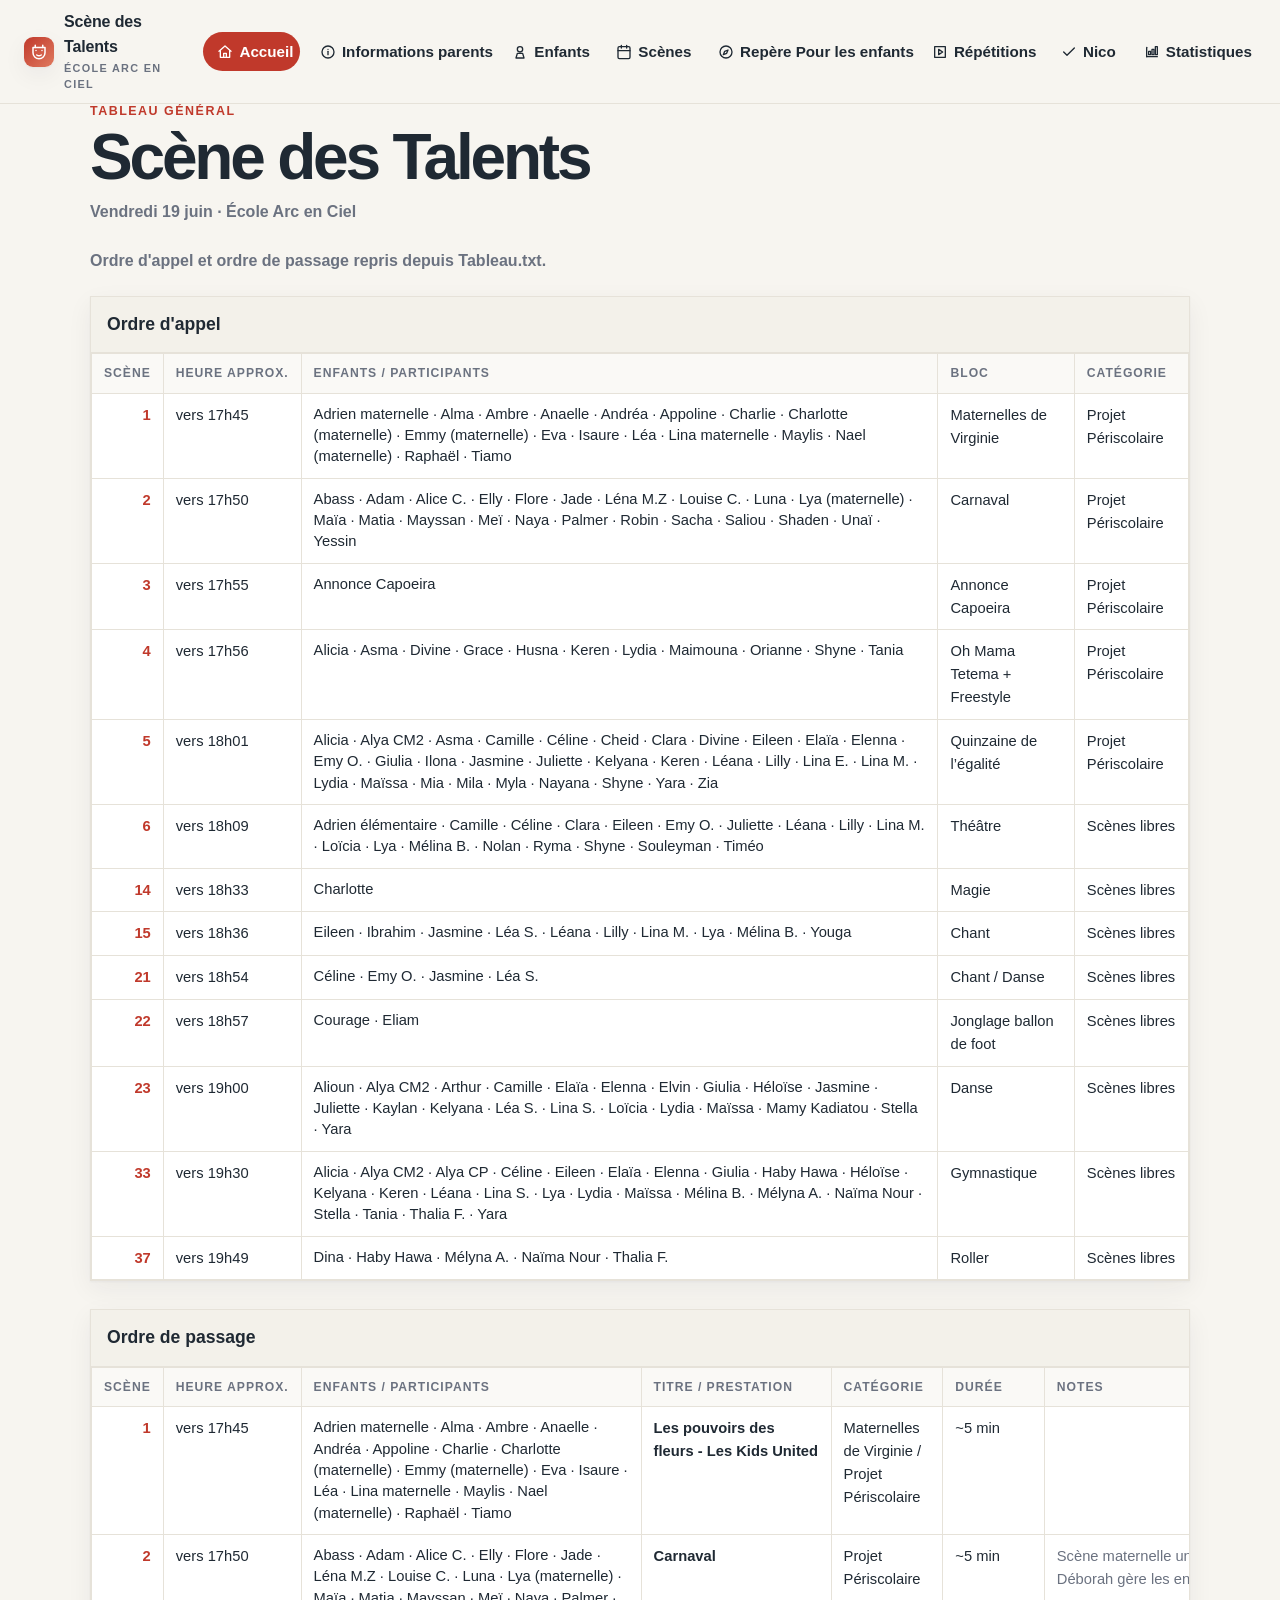
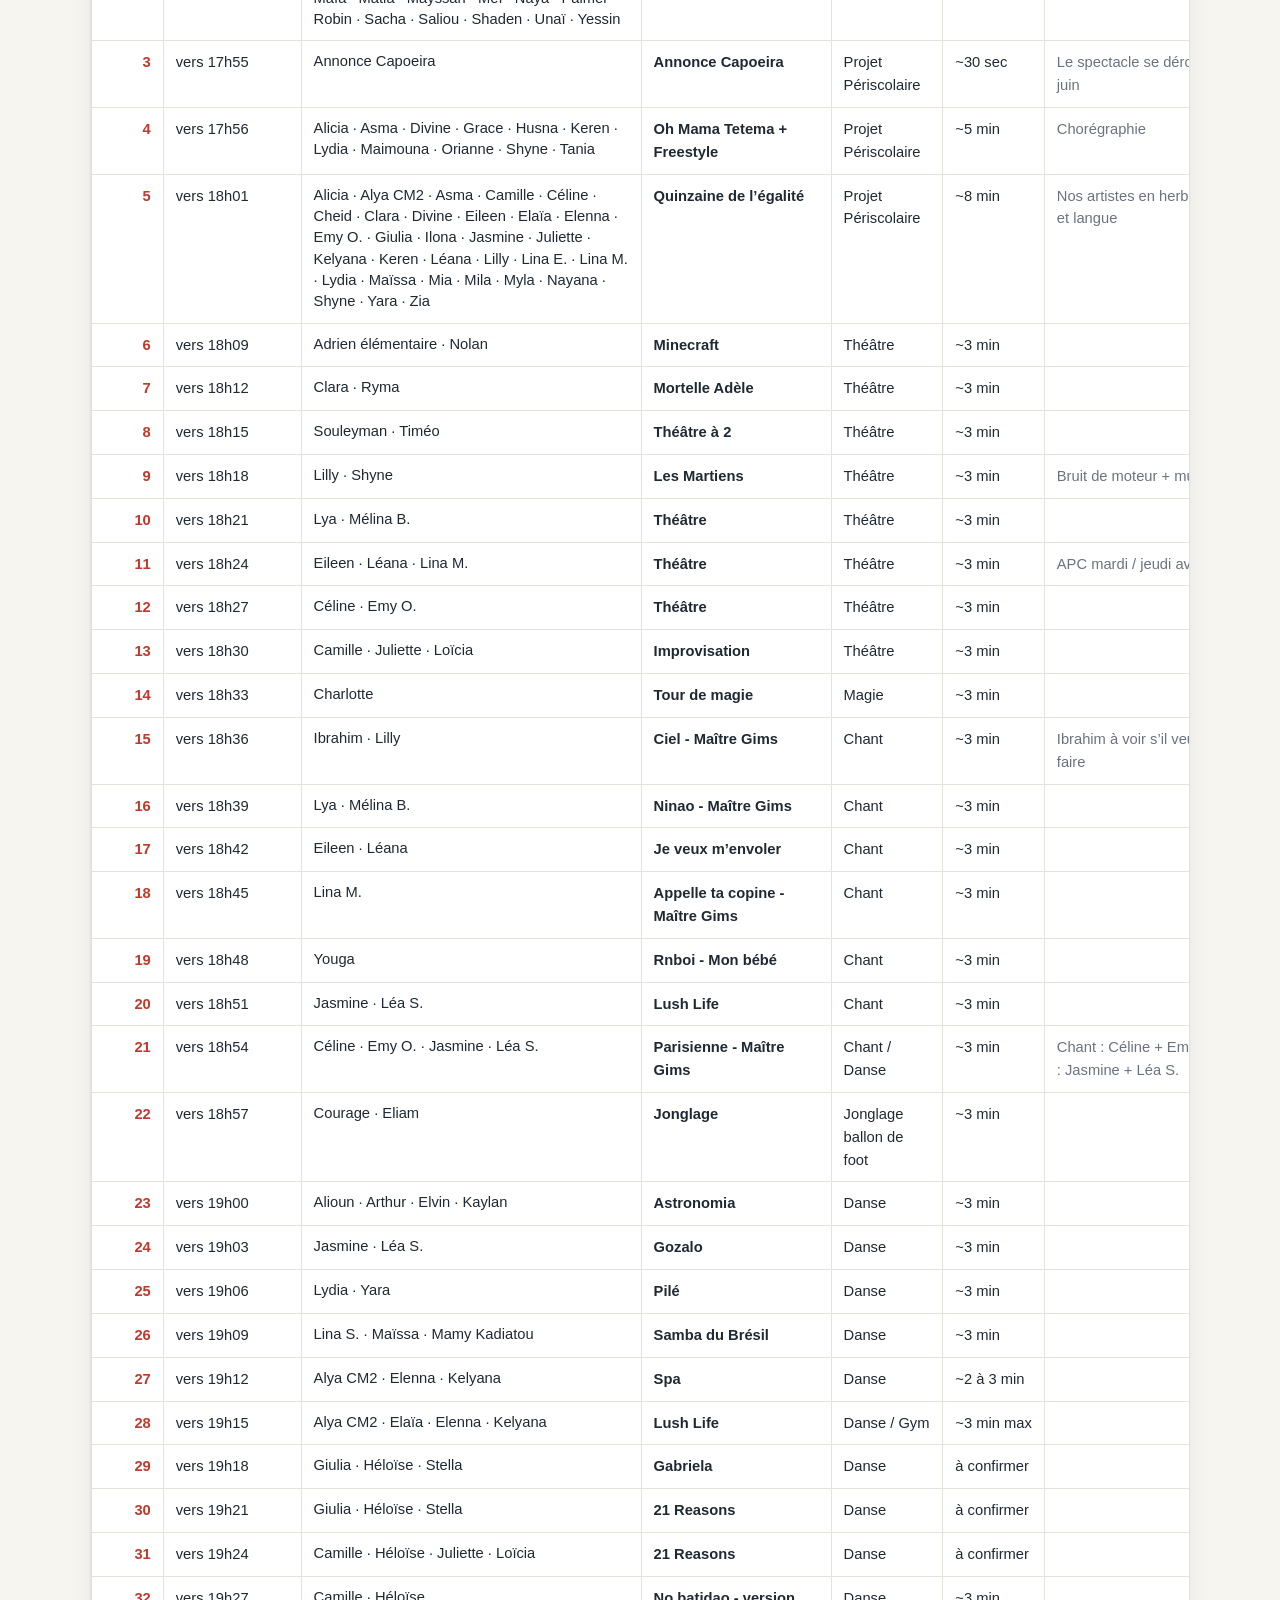
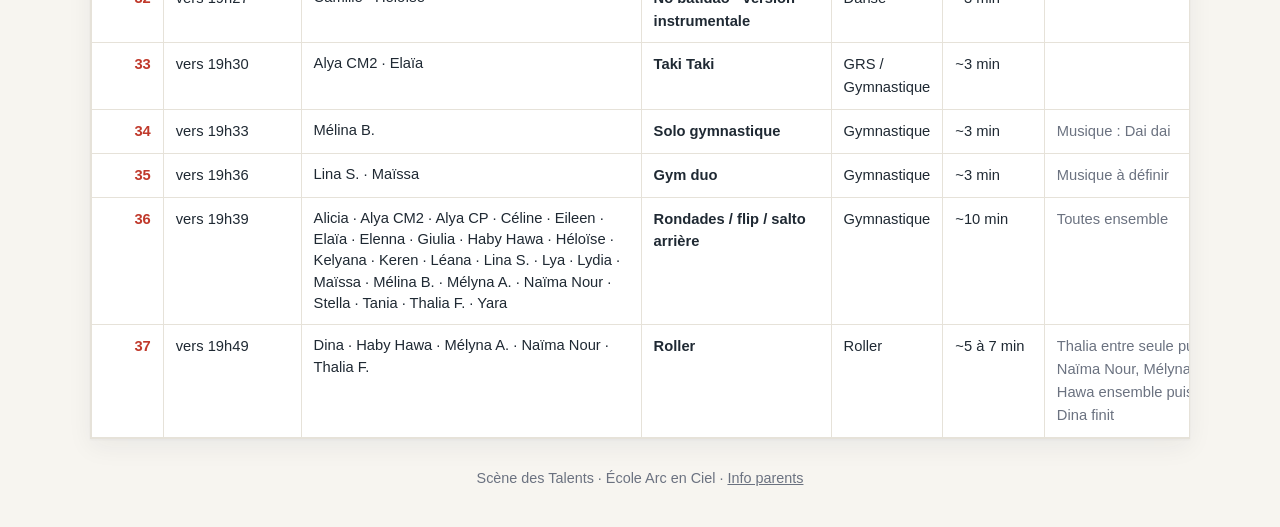
<file: index.html>
<!DOCTYPE html>
<html lang="fr">
<head>
  <meta charset="UTF-8">
  <meta name="viewport" content="width=device-width, initial-scale=1.0">
  <title>Scène des Talents - Tableau</title>
  <link rel="stylesheet" href="styles.css">
  <style>
    .intro {
      margin: 0 0 22px;
      color: var(--muted);
      font-weight: 650;
    }

    .table-card {
      margin: 0 0 28px;
      border: 1px solid var(--line);
      background: #fff;
      box-shadow: var(--shadow);
      overflow: auto;
    }

    .simple-table {
      width: 100%;
      min-width: 980px;
      border-collapse: collapse;
      font-size: .92rem;
    }

    .simple-table caption {
      padding: 14px 16px;
      text-align: left;
      font-size: 1.1rem;
      font-weight: 900;
      color: var(--ink);
      background: #f3f1ea;
      border-bottom: 1px solid var(--line);
    }

    .simple-table th,
    .simple-table td {
      padding: 10px 12px;
      border: 1px solid var(--line);
      vertical-align: top;
      text-align: left;
    }

    .simple-table th {
      background: #faf9f6;
      color: var(--muted);
      font-size: .76rem;
      font-weight: 900;
      text-transform: uppercase;
      letter-spacing: .08em;
      white-space: nowrap;
    }

    .simple-table td:first-child {
      width: 62px;
      text-align: right;
      font-weight: 900;
      color: var(--accent);
      white-space: nowrap;
    }

    .simple-table td:nth-child(2),
    .simple-table td:nth-child(6) {
      white-space: nowrap;
    }

    .people {
      min-width: 340px;
      line-height: 1.45;
    }

    .title {
      min-width: 190px;
      font-weight: 800;
    }

    .notes {
      min-width: 240px;
      color: var(--muted);
    }

    @media (max-width: 700px) {
      .simple-table {
        min-width: 860px;
        font-size: .84rem;
      }

      .simple-table th,
      .simple-table td {
        padding: 8px;
      }
    }
  </style>
</head>
<body>
  <nav class="nav">
    <div class="nav-inner">
      <a class="brand" href="index.html">
        <span class="dot">
          <svg class="svg-icon" viewBox="0 0 24 24"><path d="M4 6h16v7a8 8 0 0 1-16 0V6Z"/><path d="M8 10h.01M16 10h.01M9 16c2 1.4 4 1.4 6 0"/><path d="M7 3v3M17 3v3"/></svg>
        </span>
        <span>Scène des Talents<small>École Arc en Ciel</small></span>
      </a>
      <button class="nav-toggle" id="navToggle" aria-label="Menu" aria-expanded="false">
        <svg viewBox="0 0 24 24" fill="none" stroke="currentColor" stroke-width="2" stroke-linecap="round"><line x1="3" y1="6" x2="21" y2="6"/><line x1="3" y1="12" x2="21" y2="12"/><line x1="3" y1="18" x2="21" y2="18"/></svg>
      </button>
      <ul class="nav-links" id="navLinks">
        <li><a href="index.html" class="active"><svg class="svg-icon" viewBox="0 0 24 24"><path d="M3 11l9-8 9 8"/><path d="M5 10v10h14V10"/><path d="M10 20v-6h4v6"/></svg>Accueil</a></li>
        <li><a href="info-parents.html"><svg class="svg-icon" viewBox="0 0 24 24"><circle cx="12" cy="12" r="9"/><path d="M12 11v5"/><path d="M12 8h.01"/></svg>Informations parents</a></li>
        <li><a href="enfants.html"><svg class="svg-icon" viewBox="0 0 24 24"><circle cx="12" cy="8" r="4"/><path d="M8 14h8l2 7H6l2-7Z"/></svg>Enfants</a></li>
        <li><a href="orga.html"><svg class="svg-icon" viewBox="0 0 24 24"><rect x="3" y="4" width="18" height="18" rx="2"/><path d="M16 2v4M8 2v4M3 10h18"/></svg>Scènes</a></li>
        <li><a href="repere-enfants.html"><svg class="svg-icon" viewBox="0 0 24 24"><circle cx="12" cy="12" r="9"/><path d="m15 9-2 5-5 2 2-5 5-2Z"/></svg>Repère Pour les enfants</a></li>
        <li><a href="repetition.html"><svg class="svg-icon" viewBox="0 0 24 24"><path d="M4 4h16v16H4z"/><path d="m10 8 6 4-6 4V8Z"/></svg>Répétitions</a></li>
        <li><a href="nico.html"><svg class="svg-icon" viewBox="0 0 24 24"><path d="M20 6 9 17l-5-5"/></svg>Nico</a></li>
        <li><a href="stats.html"><svg class="svg-icon" viewBox="0 0 24 24"><path d="M4 19V5"/><path d="M4 19h16"/><rect x="7" y="11" width="3" height="5"/><rect x="12" y="8" width="3" height="8"/><rect x="17" y="4" width="3" height="12"/></svg>Statistiques</a></li>
      </ul>
    </div>
  </nav>

  <main class="wrap">
    <header class="page-head">
      <p class="kicker">Tableau général</p>
      <h1>Scène des Talents</h1>
      <p class="meta">Vendredi 19 juin · École Arc en Ciel</p>
    </header>

    <p class="intro">Ordre d'appel et ordre de passage repris depuis Tableau.txt.</p>

    <section class="table-card" aria-labelledby="appel-title">
      <table class="simple-table">
        <caption id="appel-title">Ordre d'appel</caption>
        <thead>
          <tr>
            <th>Scène</th>
            <th>Heure approx.</th>
            <th>Enfants / Participants</th>
            <th>Bloc</th>
            <th>Catégorie</th>
          </tr>
        </thead>
        <tbody>
          <tr><td>1</td><td>vers 17h45</td><td class="people">Adrien maternelle · Alma · Ambre · Anaelle · Andréa · Appoline · Charlie · Charlotte (maternelle) · Emmy (maternelle) · Eva · Isaure · Léa · Lina maternelle · Maylis · Nael (maternelle) · Raphaël · Tiamo</td><td>Maternelles de Virginie</td><td>Projet Périscolaire</td></tr>
          <tr><td>2</td><td>vers 17h50</td><td class="people">Abass · Adam · Alice C. · Elly · Flore · Jade · Léna M.Z · Louise C. · Luna · Lya (maternelle) · Maïa · Matia · Mayssan · Meï · Naya · Palmer · Robin · Sacha · Saliou · Shaden · Unaï · Yessin</td><td>Carnaval</td><td>Projet Périscolaire</td></tr>
          <tr><td>3</td><td>vers 17h55</td><td class="people">Annonce Capoeira</td><td>Annonce Capoeira</td><td>Projet Périscolaire</td></tr>
          <tr><td>4</td><td>vers 17h56</td><td class="people">Alicia · Asma · Divine · Grace · Husna · Keren · Lydia · Maimouna · Orianne · Shyne · Tania</td><td>Oh Mama Tetema + Freestyle</td><td>Projet Périscolaire</td></tr>
          <tr><td>5</td><td>vers 18h01</td><td class="people">Alicia · Alya CM2 · Asma · Camille · Céline · Cheid · Clara · Divine · Eileen · Elaïa · Elenna · Emy O. · Giulia · Ilona · Jasmine · Juliette · Kelyana · Keren · Léana · Lilly · Lina E. · Lina M. · Lydia · Maïssa · Mia · Mila · Myla · Nayana · Shyne · Yara · Zia</td><td>Quinzaine de l’égalité</td><td>Projet Périscolaire</td></tr>
          <tr><td>6</td><td>vers 18h09</td><td class="people">Adrien élémentaire · Camille · Céline · Clara · Eileen · Emy O. · Juliette · Léana · Lilly · Lina M. · Loïcia · Lya · Mélina B. · Nolan · Ryma · Shyne · Souleyman · Timéo</td><td>Théâtre</td><td>Scènes libres</td></tr>
          <tr><td>14</td><td>vers 18h33</td><td class="people">Charlotte</td><td>Magie</td><td>Scènes libres</td></tr>
          <tr><td>15</td><td>vers 18h36</td><td class="people">Eileen · Ibrahim · Jasmine · Léa S. · Léana · Lilly · Lina M. · Lya · Mélina B. · Youga</td><td>Chant</td><td>Scènes libres</td></tr>
          <tr><td>21</td><td>vers 18h54</td><td class="people">Céline · Emy O. · Jasmine · Léa S.</td><td>Chant / Danse</td><td>Scènes libres</td></tr>
          <tr><td>22</td><td>vers 18h57</td><td class="people">Courage · Eliam</td><td>Jonglage ballon de foot</td><td>Scènes libres</td></tr>
          <tr><td>23</td><td>vers 19h00</td><td class="people">Alioun · Alya CM2 · Arthur · Camille · Elaïa · Elenna · Elvin · Giulia · Héloïse · Jasmine · Juliette · Kaylan · Kelyana · Léa S. · Lina S. · Loïcia · Lydia · Maïssa · Mamy Kadiatou · Stella · Yara</td><td>Danse</td><td>Scènes libres</td></tr>
          <tr><td>33</td><td>vers 19h30</td><td class="people">Alicia · Alya CM2 · Alya CP · Céline · Eileen · Elaïa · Elenna · Giulia · Haby Hawa · Héloïse · Kelyana · Keren · Léana · Lina S. · Lya · Lydia · Maïssa · Mélina B. · Mélyna A. · Naïma Nour · Stella · Tania · Thalia F. · Yara</td><td>Gymnastique</td><td>Scènes libres</td></tr>
          <tr><td>37</td><td>vers 19h49</td><td class="people">Dina · Haby Hawa · Mélyna A. · Naïma Nour · Thalia F.</td><td>Roller</td><td>Scènes libres</td></tr>
        </tbody>
      </table>
    </section>

    <section class="table-card" aria-labelledby="passage-title">
      <table class="simple-table">
        <caption id="passage-title">Ordre de passage</caption>
        <thead>
          <tr>
            <th>Scène</th>
            <th>Heure approx.</th>
            <th>Enfants / Participants</th>
            <th>Titre / Prestation</th>
            <th>Catégorie</th>
            <th>Durée</th>
            <th>Notes</th>
          </tr>
        </thead>
        <tbody>
          <tr><td>1</td><td>vers 17h45</td><td class="people">Adrien maternelle · Alma · Ambre · Anaelle · Andréa · Appoline · Charlie · Charlotte (maternelle) · Emmy (maternelle) · Eva · Isaure · Léa · Lina maternelle · Maylis · Nael (maternelle) · Raphaël · Tiamo</td><td class="title">Les pouvoirs des fleurs - Les Kids United</td><td>Maternelles de Virginie / Projet Périscolaire</td><td>~5 min</td><td class="notes"></td></tr>
          <tr><td>2</td><td>vers 17h50</td><td class="people">Abass · Adam · Alice C. · Elly · Flore · Jade · Léna M.Z · Louise C. · Luna · Lya (maternelle) · Maïa · Matia · Mayssan · Meï · Naya · Palmer · Robin · Sacha · Saliou · Shaden · Unaï · Yessin</td><td class="title">Carnaval</td><td>Projet Périscolaire</td><td>~5 min</td><td class="notes">Scène maternelle uniquement - Déborah gère les enfants</td></tr>
          <tr><td>3</td><td>vers 17h55</td><td class="people">Annonce Capoeira</td><td class="title">Annonce Capoeira</td><td>Projet Périscolaire</td><td>~30 sec</td><td class="notes">Le spectacle se déroulera le 25 juin</td></tr>
          <tr><td>4</td><td>vers 17h56</td><td class="people">Alicia · Asma · Divine · Grace · Husna · Keren · Lydia · Maimouna · Orianne · Shyne · Tania</td><td class="title">Oh Mama Tetema + Freestyle</td><td>Projet Périscolaire</td><td>~5 min</td><td class="notes">Chorégraphie</td></tr>
          <tr><td>5</td><td>vers 18h01</td><td class="people">Alicia · Alya CM2 · Asma · Camille · Céline · Cheid · Clara · Divine · Eileen · Elaïa · Elenna · Emy O. · Giulia · Ilona · Jasmine · Juliette · Kelyana · Keren · Léana · Lilly · Lina E. · Lina M. · Lydia · Maïssa · Mia · Mila · Myla · Nayana · Shyne · Yara · Zia</td><td class="title">Quinzaine de l’égalité</td><td>Projet Périscolaire</td><td>~8 min</td><td class="notes">Nos artistes en herbe - par pays et langue</td></tr>
          <tr><td>6</td><td>vers 18h09</td><td class="people">Adrien élémentaire · Nolan</td><td class="title">Minecraft</td><td>Théâtre</td><td>~3 min</td><td class="notes"></td></tr>
          <tr><td>7</td><td>vers 18h12</td><td class="people">Clara · Ryma</td><td class="title">Mortelle Adèle</td><td>Théâtre</td><td>~3 min</td><td class="notes"></td></tr>
          <tr><td>8</td><td>vers 18h15</td><td class="people">Souleyman · Timéo</td><td class="title">Théâtre à 2</td><td>Théâtre</td><td>~3 min</td><td class="notes"></td></tr>
          <tr><td>9</td><td>vers 18h18</td><td class="people">Lilly · Shyne</td><td class="title">Les Martiens</td><td>Théâtre</td><td>~3 min</td><td class="notes">Bruit de moteur + musique</td></tr>
          <tr><td>10</td><td>vers 18h21</td><td class="people">Lya · Mélina B.</td><td class="title">Théâtre</td><td>Théâtre</td><td>~3 min</td><td class="notes"></td></tr>
          <tr><td>11</td><td>vers 18h24</td><td class="people">Eileen · Léana · Lina M.</td><td class="title">Théâtre</td><td>Théâtre</td><td>~3 min</td><td class="notes">APC mardi / jeudi avec Eileen</td></tr>
          <tr><td>12</td><td>vers 18h27</td><td class="people">Céline · Emy O.</td><td class="title">Théâtre</td><td>Théâtre</td><td>~3 min</td><td class="notes"></td></tr>
          <tr><td>13</td><td>vers 18h30</td><td class="people">Camille · Juliette · Loïcia</td><td class="title">Improvisation</td><td>Théâtre</td><td>~3 min</td><td class="notes"></td></tr>
          <tr><td>14</td><td>vers 18h33</td><td class="people">Charlotte</td><td class="title">Tour de magie</td><td>Magie</td><td>~3 min</td><td class="notes"></td></tr>
          <tr><td>15</td><td>vers 18h36</td><td class="people">Ibrahim · Lilly</td><td class="title">Ciel - Maître Gims</td><td>Chant</td><td>~3 min</td><td class="notes">Ibrahim à voir s’il veut toujours le faire</td></tr>
          <tr><td>16</td><td>vers 18h39</td><td class="people">Lya · Mélina B.</td><td class="title">Ninao - Maître Gims</td><td>Chant</td><td>~3 min</td><td class="notes"></td></tr>
          <tr><td>17</td><td>vers 18h42</td><td class="people">Eileen · Léana</td><td class="title">Je veux m’envoler</td><td>Chant</td><td>~3 min</td><td class="notes"></td></tr>
          <tr><td>18</td><td>vers 18h45</td><td class="people">Lina M.</td><td class="title">Appelle ta copine - Maître Gims</td><td>Chant</td><td>~3 min</td><td class="notes"></td></tr>
          <tr><td>19</td><td>vers 18h48</td><td class="people">Youga</td><td class="title">Rnboi - Mon bébé</td><td>Chant</td><td>~3 min</td><td class="notes"></td></tr>
          <tr><td>20</td><td>vers 18h51</td><td class="people">Jasmine · Léa S.</td><td class="title">Lush Life</td><td>Chant</td><td>~3 min</td><td class="notes"></td></tr>
          <tr><td>21</td><td>vers 18h54</td><td class="people">Céline · Emy O. · Jasmine · Léa S.</td><td class="title">Parisienne - Maître Gims</td><td>Chant / Danse</td><td>~3 min</td><td class="notes">Chant : Céline + Emy O. / Danse : Jasmine + Léa S.</td></tr>
          <tr><td>22</td><td>vers 18h57</td><td class="people">Courage · Eliam</td><td class="title">Jonglage</td><td>Jonglage ballon de foot</td><td>~3 min</td><td class="notes"></td></tr>
          <tr><td>23</td><td>vers 19h00</td><td class="people">Alioun · Arthur · Elvin · Kaylan</td><td class="title">Astronomia</td><td>Danse</td><td>~3 min</td><td class="notes"></td></tr>
          <tr><td>24</td><td>vers 19h03</td><td class="people">Jasmine · Léa S.</td><td class="title">Gozalo</td><td>Danse</td><td>~3 min</td><td class="notes"></td></tr>
          <tr><td>25</td><td>vers 19h06</td><td class="people">Lydia · Yara</td><td class="title">Pilé</td><td>Danse</td><td>~3 min</td><td class="notes"></td></tr>
          <tr><td>26</td><td>vers 19h09</td><td class="people">Lina S. · Maïssa · Mamy Kadiatou</td><td class="title">Samba du Brésil</td><td>Danse</td><td>~3 min</td><td class="notes"></td></tr>
          <tr><td>27</td><td>vers 19h12</td><td class="people">Alya CM2 · Elenna · Kelyana</td><td class="title">Spa</td><td>Danse</td><td>~2 à 3 min</td><td class="notes"></td></tr>
          <tr><td>28</td><td>vers 19h15</td><td class="people">Alya CM2 · Elaïa · Elenna · Kelyana</td><td class="title">Lush Life</td><td>Danse / Gym</td><td>~3 min max</td><td class="notes"></td></tr>
          <tr><td>29</td><td>vers 19h18</td><td class="people">Giulia · Héloïse · Stella</td><td class="title">Gabriela</td><td>Danse</td><td>à confirmer</td><td class="notes"></td></tr>
          <tr><td>30</td><td>vers 19h21</td><td class="people">Giulia · Héloïse · Stella</td><td class="title">21 Reasons</td><td>Danse</td><td>à confirmer</td><td class="notes"></td></tr>
          <tr><td>31</td><td>vers 19h24</td><td class="people">Camille · Héloïse · Juliette · Loïcia</td><td class="title">21 Reasons</td><td>Danse</td><td>à confirmer</td><td class="notes"></td></tr>
          <tr><td>32</td><td>vers 19h27</td><td class="people">Camille · Héloïse</td><td class="title">No batidao - version instrumentale</td><td>Danse</td><td>~3 min</td><td class="notes"></td></tr>
          <tr><td>33</td><td>vers 19h30</td><td class="people">Alya CM2 · Elaïa</td><td class="title">Taki Taki</td><td>GRS / Gymnastique</td><td>~3 min</td><td class="notes"></td></tr>
          <tr><td>34</td><td>vers 19h33</td><td class="people">Mélina B.</td><td class="title">Solo gymnastique</td><td>Gymnastique</td><td>~3 min</td><td class="notes">Musique : Dai dai</td></tr>
          <tr><td>35</td><td>vers 19h36</td><td class="people">Lina S. · Maïssa</td><td class="title">Gym duo</td><td>Gymnastique</td><td>~3 min</td><td class="notes">Musique à définir</td></tr>
          <tr><td>36</td><td>vers 19h39</td><td class="people">Alicia · Alya CM2 · Alya CP · Céline · Eileen · Elaïa · Elenna · Giulia · Haby Hawa · Héloïse · Kelyana · Keren · Léana · Lina S. · Lya · Lydia · Maïssa · Mélina B. · Mélyna A. · Naïma Nour · Stella · Tania · Thalia F. · Yara</td><td class="title">Rondades / flip / salto arrière</td><td>Gymnastique</td><td>~10 min</td><td class="notes">Toutes ensemble</td></tr>
          <tr><td>37</td><td>vers 19h49</td><td class="people">Dina · Haby Hawa · Mélyna A. · Naïma Nour · Thalia F.</td><td class="title">Roller</td><td>Roller</td><td>~5 à 7 min</td><td class="notes">Thalia entre seule puis sort ; Naïma Nour, Mélyna A. et Haby Hawa ensemble puis sortent ; Dina finit</td></tr>
        </tbody>
      </table>
    </section>

    <footer>Scène des Talents · École Arc en Ciel · <a href="info-parents.html">Info parents</a></footer>
  </main>

  <script>
    const toggle = document.getElementById('navToggle');
    const links = document.getElementById('navLinks');
    toggle.addEventListener('click', () => {
      const open = links.classList.toggle('open');
      toggle.setAttribute('aria-expanded', String(open));
    });
  </script>
</body>
</html>
</file>
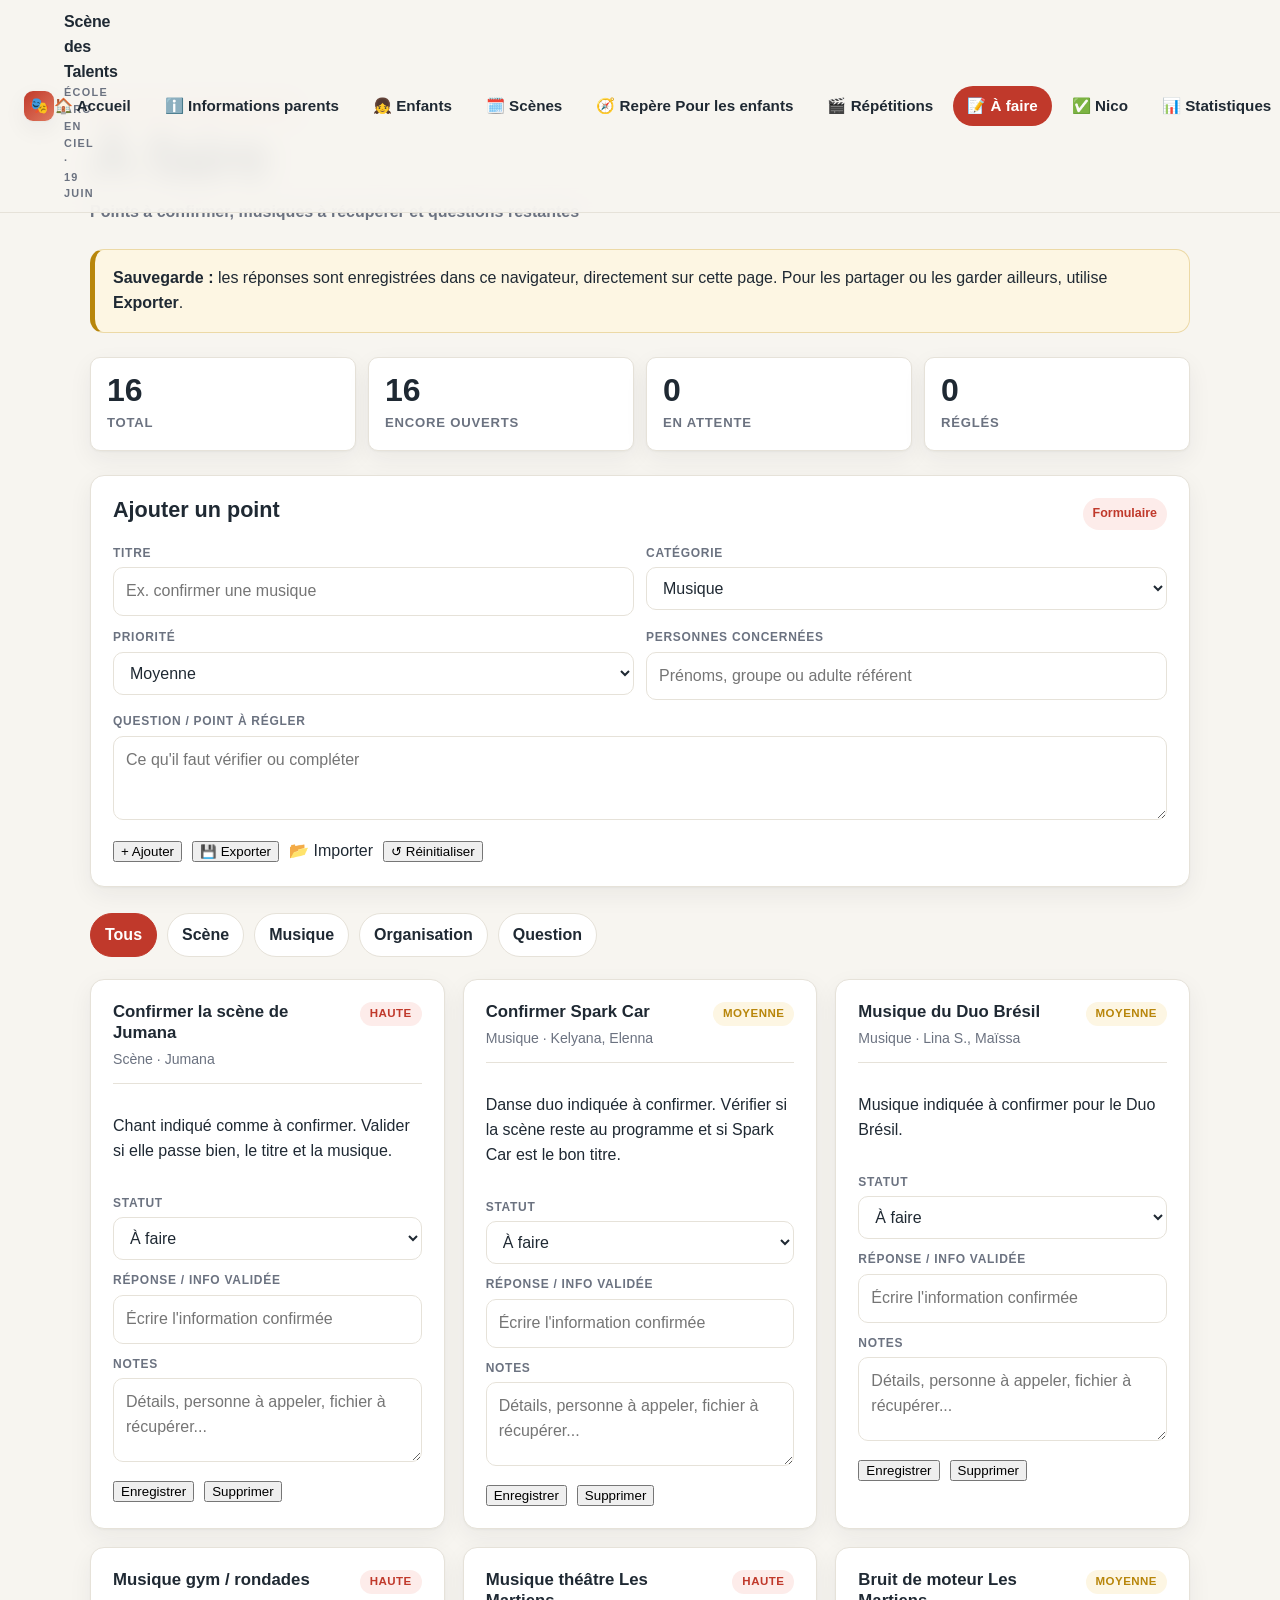
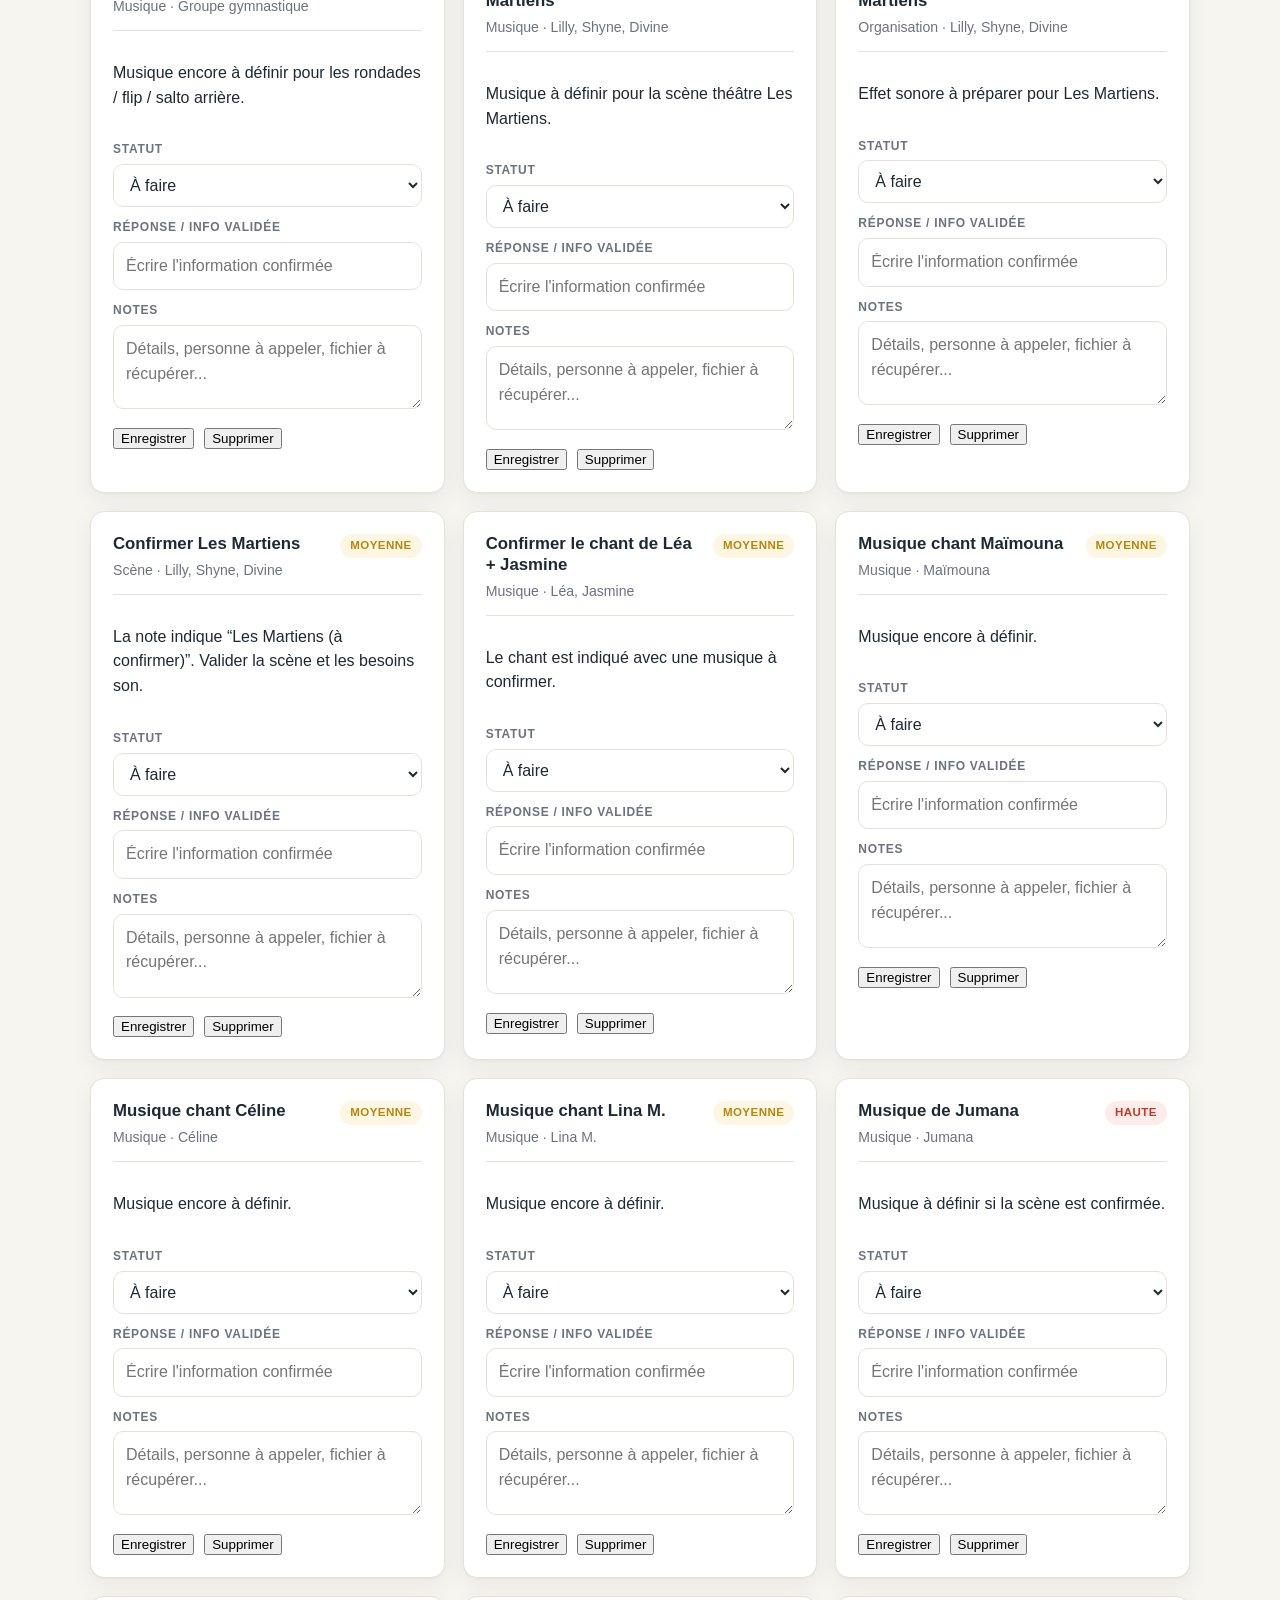
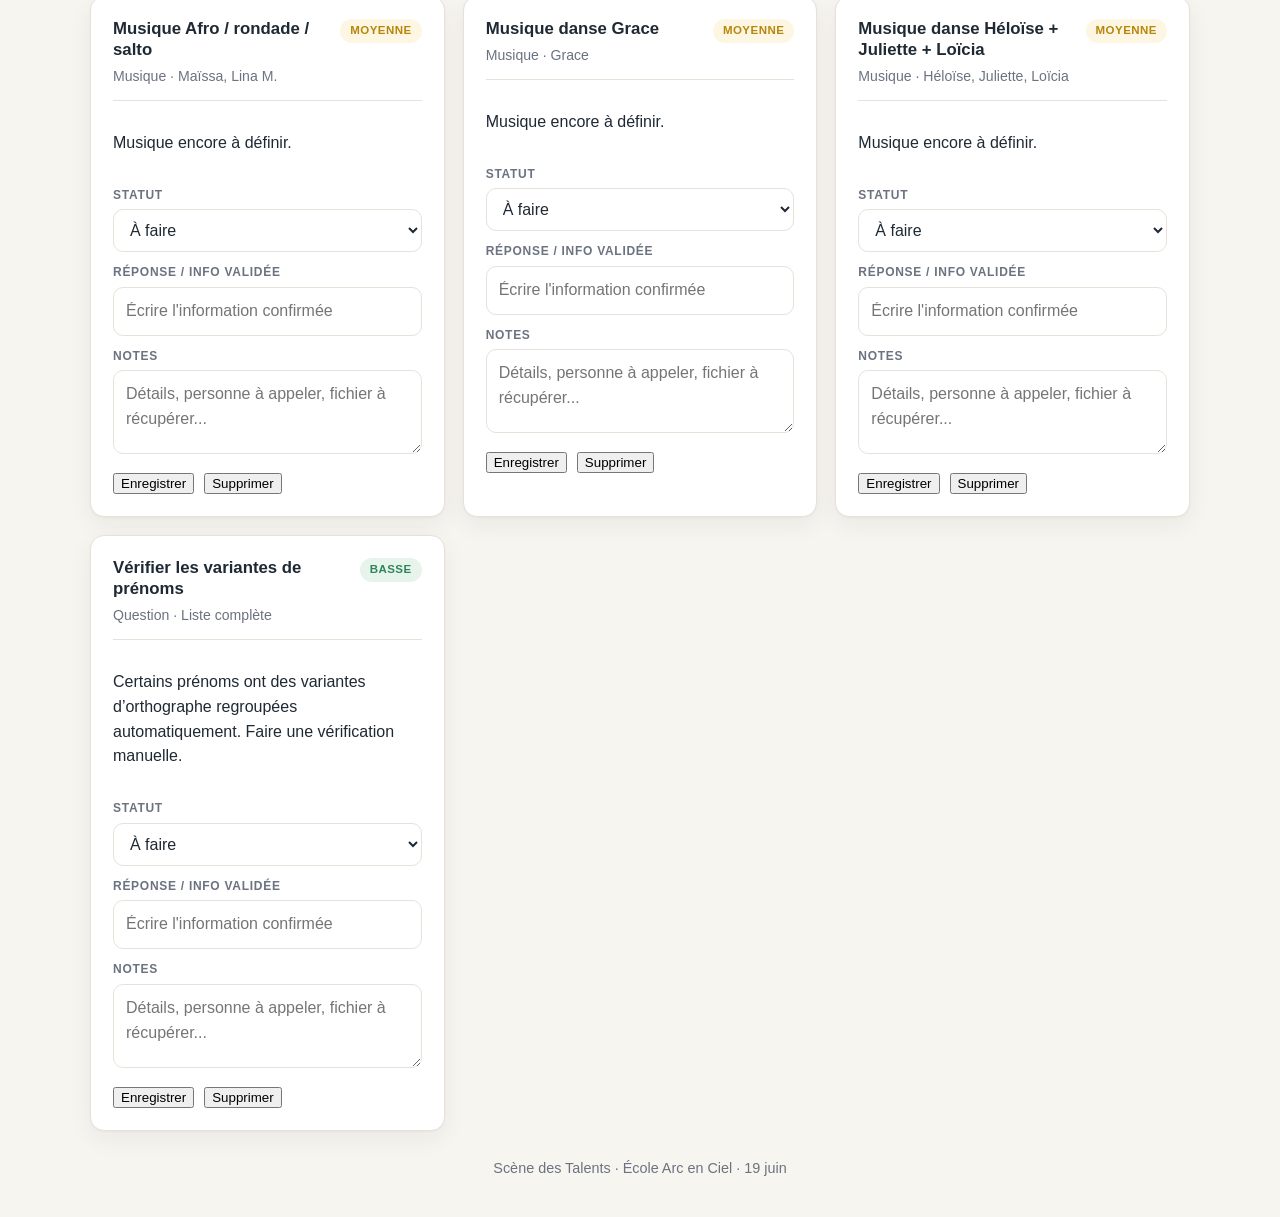
<file: a-faire.html>
<!DOCTYPE html>
<html lang="fr">
<head>
  <meta charset="UTF-8">
  <meta name="viewport" content="width=device-width, initial-scale=1.0">
  <title>À faire · Scène des Talents — École Arc en Ciel</title>
  <link rel="stylesheet" href="styles.css">
  <style>
    .todo-summary {
      display: grid;
      grid-template-columns: repeat(auto-fit, minmax(150px, 1fr));
      gap: 12px;
      margin-bottom: 24px;
    }
    .summary-card {
      background: var(--card);
      border: 1px solid var(--line);
      border-radius: 10px;
      padding: 16px;
      box-shadow: var(--shadow);
    }
    .summary-card strong {
      display: block;
      font-size: 2rem;
      line-height: 1;
      margin-bottom: 4px;
    }
    .summary-card span {
      color: var(--muted);
      font-size: .82rem;
      font-weight: 700;
      letter-spacing: .06em;
      text-transform: uppercase;
    }
    .filters {
      display: flex;
      gap: 10px;
      flex-wrap: wrap;
      margin-bottom: 22px;
    }
    .filter-btn {
      border: 1px solid var(--line);
      background: var(--card);
      color: var(--ink);
      border-radius: 999px;
      padding: 9px 14px;
      font: inherit;
      font-weight: 700;
      cursor: pointer;
    }
    .filter-btn.active {
      background: var(--accent);
      border-color: var(--accent);
      color: #fff;
    }
    .todo-grid {
      display: grid;
      grid-template-columns: repeat(auto-fit, minmax(320px, 1fr));
      gap: 18px;
    }
    .todo-card {
      display: flex;
      flex-direction: column;
      gap: 14px;
      margin-bottom: 0;
    }
    .todo-card.done {
      border-color: #9cd6bb;
      box-shadow: 0 0 0 1px #9cd6bb, var(--shadow);
    }
    .todo-head {
      display: flex;
      justify-content: space-between;
      align-items: flex-start;
      gap: 12px;
      border-bottom: 1px solid var(--line);
      padding-bottom: 12px;
    }
    .todo-head h2 {
      font-size: 1.05rem;
      line-height: 1.25;
      margin: 0;
    }
    .todo-meta {
      color: var(--muted);
      font-size: .88rem;
      margin: 5px 0 0;
    }
    .priority {
      flex: 0 0 auto;
      border-radius: 999px;
      padding: 3px 10px;
      font-size: .72rem;
      font-weight: 800;
      text-transform: uppercase;
      letter-spacing: .04em;
    }
    .priority.high { background: var(--accent-soft); color: var(--accent); }
    .priority.medium { background: var(--gold-soft); color: var(--gold); }
    .priority.low { background: #e6f4ec; color: var(--green); }
    .todo-form {
      display: grid;
      gap: 11px;
    }
    .field label {
      display: block;
      color: var(--muted);
      font-size: .75rem;
      font-weight: 800;
      letter-spacing: .06em;
      text-transform: uppercase;
      margin-bottom: 5px;
    }
    .field input,
    .field select,
    .field textarea {
      width: 100%;
      border: 1px solid var(--line);
      border-radius: 10px;
      background: var(--card);
      color: var(--ink);
      font: inherit;
      padding: 11px 12px;
      outline: none;
    }
    .field textarea {
      min-height: 84px;
      resize: vertical;
    }
    .field input:focus,
    .field select:focus,
    .field textarea:focus {
      border-color: var(--accent-2);
    }
    .todo-actions {
      display: flex;
      align-items: center;
      gap: 10px;
      flex-wrap: wrap;
    }
    .save-state {
      color: var(--muted);
      font-size: .82rem;
      font-weight: 600;
    }
    .new-item {
      margin-bottom: 26px;
    }
    .new-grid {
      display: grid;
      grid-template-columns: repeat(2, minmax(0, 1fr));
      gap: 12px;
    }
    .new-grid .wide {
      grid-column: 1 / -1;
    }
    .empty-state {
      display: none;
      color: var(--muted);
      text-align: center;
      padding: 28px;
    }
    @media (max-width: 640px) {
      .todo-grid,
      .new-grid { grid-template-columns: 1fr; }
      .field input,
      .field select,
      .field textarea { font-size: 16px; }
    }
  </style>
</head>
<body>
  <nav class="nav">
    <div class="nav-inner">
      <a class="brand" href="index.html">
        <span class="dot">🎭</span>
        <span>Scène des Talents<small>École Arc en Ciel · 19 juin</small></span>
      </a>
      <button class="nav-toggle" id="navToggle" aria-label="Menu" aria-expanded="false">
        <svg viewBox="0 0 24 24" fill="none" stroke="currentColor" stroke-width="2" stroke-linecap="round"><line x1="3" y1="6" x2="21" y2="6"/><line x1="3" y1="12" x2="21" y2="12"/><line x1="3" y1="18" x2="21" y2="18"/></svg>
      </button>
      <ul class="nav-links" id="navLinks">
        <li><a href="index.html">🏠 Accueil</a></li>
        <li><a href="info-parents.html">ℹ️ Informations parents</a></li>
        <li><a href="enfants.html">👧 Enfants</a></li>
        <li><a href="orga.html">🗓️ Scènes</a></li>
        <li><a href="repere-enfants.html">🧭 Repère Pour les enfants</a></li>
        <li><a href="repetition.html">🎬 Répétitions</a></li>
        <li><a href="a-faire.html" class="active">📝 À faire</a></li>
        <li><a href="nico.html">✅ Nico</a></li>
        <li><a href="stats.html">📊 Statistiques</a></li>
      </ul>
    </div>
  </nav>

  <div class="wrap">
    <header class="page-head">
      <p class="kicker">Suivi des confirmations</p>
      <h1>À faire</h1>
      <p class="meta">Points à confirmer, musiques à récupérer et questions restantes</p>
    </header>

    <div class="rule">
      <strong>Sauvegarde :</strong> les réponses sont enregistrées dans ce navigateur, directement sur cette page.
      Pour les partager ou les garder ailleurs, utilise <strong>Exporter</strong>.
    </div>

    <div class="todo-summary" id="summary"></div>

    <section class="section new-item">
      <div class="section-head">
        <h2>Ajouter un point</h2>
        <span class="count">Formulaire</span>
      </div>
      <form id="newForm" class="todo-form">
        <div class="new-grid">
          <div class="field">
            <label for="newTitle">Titre</label>
            <input id="newTitle" required placeholder="Ex. confirmer une musique">
          </div>
          <div class="field">
            <label for="newCategory">Catégorie</label>
            <select id="newCategory">
              <option>Musique</option>
              <option>Scène</option>
              <option>Enfant</option>
              <option>Organisation</option>
              <option>Question</option>
            </select>
          </div>
          <div class="field">
            <label for="newPriority">Priorité</label>
            <select id="newPriority">
              <option value="high">Haute</option>
              <option value="medium" selected>Moyenne</option>
              <option value="low">Basse</option>
            </select>
          </div>
          <div class="field">
            <label for="newPeople">Personnes concernées</label>
            <input id="newPeople" placeholder="Prénoms, groupe ou adulte référent">
          </div>
          <div class="field wide">
            <label for="newQuestion">Question / point à régler</label>
            <textarea id="newQuestion" required placeholder="Ce qu'il faut vérifier ou compléter"></textarea>
          </div>
        </div>
        <div class="todo-actions">
          <button type="submit" class="btn">+ Ajouter</button>
          <button type="button" class="btn ghost" id="btnExport">💾 Exporter</button>
          <label class="btn btn-import">📂 Importer<input type="file" id="fileImport" accept="application/json,.json" hidden></label>
          <button type="button" class="btn ghost" id="btnReset">↺ Réinitialiser</button>
          <span class="save-state" id="globalState"></span>
        </div>
      </form>
    </section>

    <div class="filters" id="filters"></div>
    <div class="todo-grid" id="todoGrid"></div>
    <section class="section empty-state" id="emptyState">Aucun point dans ce filtre.</section>

    <footer>Scène des Talents · École Arc en Ciel · 19 juin</footer>
  </div>

  <script>
    const toggle = document.getElementById('navToggle');
    const links = document.getElementById('navLinks');
    toggle.addEventListener('click', () => {
      const open = links.classList.toggle('open');
      toggle.setAttribute('aria-expanded', open);
    });

    const STORAGE_KEY = 'scene-talents-a-faire-v1';
    const DEFAULT_TODOS = [
      { id: 'jumana-chant', category: 'Scène', priority: 'high', title: 'Confirmer la scène de Jumana', people: 'Jumana', question: 'Chant indiqué comme à confirmer. Valider si elle passe bien, le titre et la musique.' },
      { id: 'spark-car', category: 'Musique', priority: 'medium', title: 'Confirmer Spark Car', people: 'Kelyana, Elenna', question: 'Danse duo indiquée à confirmer. Vérifier si la scène reste au programme et si Spark Car est le bon titre.' },
      { id: 'duo-bresil', category: 'Musique', priority: 'medium', title: 'Musique du Duo Brésil', people: 'Lina S., Maïssa', question: 'Musique indiquée à confirmer pour le Duo Brésil.' },
      { id: 'gym-rondades', category: 'Musique', priority: 'high', title: 'Musique gym / rondades', people: 'Groupe gymnastique', question: 'Musique encore à définir pour les rondades / flip / salto arrière.' },
      { id: 'theatre-martiens-musique', category: 'Musique', priority: 'high', title: 'Musique théâtre Les Martiens', people: 'Lilly, Shyne, Divine', question: 'Musique à définir pour la scène théâtre Les Martiens.' },
      { id: 'theatre-martiens-effet', category: 'Organisation', priority: 'medium', title: 'Bruit de moteur Les Martiens', people: 'Lilly, Shyne, Divine', question: 'Effet sonore à préparer pour Les Martiens.' },
      { id: 'theatre-martiens-confirm', category: 'Scène', priority: 'medium', title: 'Confirmer Les Martiens', people: 'Lilly, Shyne, Divine', question: 'La note indique “Les Martiens (à confirmer)”. Valider la scène et les besoins son.' },
      { id: 'jasmine-lea-chant', category: 'Musique', priority: 'medium', title: 'Confirmer le chant de Léa + Jasmine', people: 'Léa, Jasmine', question: 'Le chant est indiqué avec une musique à confirmer.' },
      { id: 'maimouna-chant', category: 'Musique', priority: 'medium', title: 'Musique chant Maïmouna', people: 'Maïmouna', question: 'Musique encore à définir.' },
      { id: 'celine-chant', category: 'Musique', priority: 'medium', title: 'Musique chant Céline', people: 'Céline', question: 'Musique encore à définir.' },
      { id: 'lina-chant', category: 'Musique', priority: 'medium', title: 'Musique chant Lina M.', people: 'Lina M.', question: 'Musique encore à définir.' },
      { id: 'jumana-musique', category: 'Musique', priority: 'high', title: 'Musique de Jumana', people: 'Jumana', question: 'Musique à définir si la scène est confirmée.' },
      { id: 'maissa-lina-danse', category: 'Musique', priority: 'medium', title: 'Musique Afro / rondade / salto', people: 'Maïssa, Lina M.', question: 'Musique encore à définir.' },
      { id: 'grace-danse', category: 'Musique', priority: 'medium', title: 'Musique danse Grace', people: 'Grace', question: 'Musique encore à définir.' },
      { id: 'heloise-juliette-loicia', category: 'Musique', priority: 'medium', title: 'Musique danse Héloïse + Juliette + Loïcia', people: 'Héloïse, Juliette, Loïcia', question: 'Musique encore à définir.' },
      { id: 'prenoms-variantes', category: 'Question', priority: 'low', title: 'Vérifier les variantes de prénoms', people: 'Liste complète', question: 'Certains prénoms ont des variantes d’orthographe regroupées automatiquement. Faire une vérification manuelle.' }
    ];

    const esc = s => String(s ?? '').replace(/[&<>]/g, c => ({'&':'&amp;','<':'&lt;','>':'&gt;'}[c]));
    const escAttr = s => esc(s).replace(/"/g, '&quot;');
    const priorityLabel = p => ({ high: 'Haute', medium: 'Moyenne', low: 'Basse' }[p] || 'Moyenne');
    const statusLabel = s => ({ todo: 'À faire', waiting: 'En attente', done: 'Réglé' }[s] || 'À faire');

    let activeFilter = 'Tous';
    let items = loadItems();

    function loadItems() {
      const base = DEFAULT_TODOS.map(item => ({ ...item, status: 'todo', answer: '', notes: '', updatedAt: '' }));
      try {
        const saved = JSON.parse(localStorage.getItem(STORAGE_KEY) || '{}');
        const savedItems = Array.isArray(saved.items) ? saved.items : [];
        const byId = new Map(base.map(item => [item.id, item]));
        savedItems.forEach(item => byId.set(item.id, { ...byId.get(item.id), ...item }));
        return [...byId.values()];
      } catch {
        return base;
      }
    }

    function persist(message = 'Enregistré') {
      localStorage.setItem(STORAGE_KEY, JSON.stringify({ version: 1, savedAt: new Date().toISOString(), items }));
      const state = document.getElementById('globalState');
      state.textContent = message;
      window.clearTimeout(persist.timer);
      persist.timer = window.setTimeout(() => state.textContent = '', 1800);
    }

    function renderSummary() {
      const total = items.length;
      const done = items.filter(item => item.status === 'done').length;
      const waiting = items.filter(item => item.status === 'waiting').length;
      const open = total - done;
      document.getElementById('summary').innerHTML = [
        ['Total', total],
        ['Encore ouverts', open],
        ['En attente', waiting],
        ['Réglés', done]
      ].map(([label, value]) => `<div class="summary-card"><strong>${value}</strong><span>${label}</span></div>`).join('');
    }

    function renderFilters() {
      const cats = ['Tous', ...new Set(items.map(item => item.category))];
      document.getElementById('filters').innerHTML = cats.map(cat =>
        `<button type="button" class="filter-btn ${cat === activeFilter ? 'active' : ''}" data-filter="${escAttr(cat)}">${esc(cat)}</button>`
      ).join('');
    }

    function renderItems() {
      const filtered = activeFilter === 'Tous' ? items : items.filter(item => item.category === activeFilter);
      document.getElementById('todoGrid').innerHTML = filtered.map(item => `
        <section class="section todo-card ${item.status === 'done' ? 'done' : ''}" data-id="${escAttr(item.id)}">
          <div class="todo-head">
            <div>
              <h2>${esc(item.title)}</h2>
              <p class="todo-meta">${esc(item.category)}${item.people ? ` · ${esc(item.people)}` : ''}</p>
            </div>
            <span class="priority ${escAttr(item.priority)}">${priorityLabel(item.priority)}</span>
          </div>
          <p>${esc(item.question)}</p>
          <form class="todo-form">
            <div class="field">
              <label>Statut</label>
              <select name="status">
                <option value="todo" ${item.status === 'todo' ? 'selected' : ''}>À faire</option>
                <option value="waiting" ${item.status === 'waiting' ? 'selected' : ''}>En attente</option>
                <option value="done" ${item.status === 'done' ? 'selected' : ''}>Réglé</option>
              </select>
            </div>
            <div class="field">
              <label>Réponse / info validée</label>
              <input name="answer" value="${escAttr(item.answer)}" placeholder="Écrire l'information confirmée">
            </div>
            <div class="field">
              <label>Notes</label>
              <textarea name="notes" placeholder="Détails, personne à appeler, fichier à récupérer...">${esc(item.notes)}</textarea>
            </div>
            <div class="todo-actions">
              <button type="submit" class="btn">Enregistrer</button>
              <button type="button" class="btn ghost delete-item">Supprimer</button>
              <span class="save-state">${item.updatedAt ? `Dernière sauvegarde : ${esc(item.updatedAt)}` : ''}</span>
            </div>
          </form>
        </section>
      `).join('');
      document.getElementById('emptyState').style.display = filtered.length ? 'none' : 'block';
    }

    function render() {
      renderSummary();
      renderFilters();
      renderItems();
    }

    document.getElementById('filters').addEventListener('click', event => {
      const btn = event.target.closest('[data-filter]');
      if (!btn) return;
      activeFilter = btn.dataset.filter;
      render();
    });

    document.getElementById('todoGrid').addEventListener('submit', event => {
      event.preventDefault();
      const card = event.target.closest('[data-id]');
      const item = items.find(entry => entry.id === card.dataset.id);
      const data = new FormData(event.target);
      item.status = data.get('status');
      item.answer = data.get('answer').trim();
      item.notes = data.get('notes').trim();
      item.updatedAt = new Date().toLocaleString('fr-FR', { dateStyle: 'short', timeStyle: 'short' });
      persist();
      render();
    });

    document.getElementById('todoGrid').addEventListener('click', event => {
      const del = event.target.closest('.delete-item');
      if (!del) return;
      const card = event.target.closest('[data-id]');
      items = items.filter(item => item.id !== card.dataset.id);
      persist('Point supprimé');
      render();
    });

    document.getElementById('newForm').addEventListener('submit', event => {
      event.preventDefault();
      const title = document.getElementById('newTitle').value.trim();
      const question = document.getElementById('newQuestion').value.trim();
      if (!title || !question) return;
      items.unshift({
        id: `custom-${Date.now()}`,
        category: document.getElementById('newCategory').value,
        priority: document.getElementById('newPriority').value,
        title,
        people: document.getElementById('newPeople').value.trim(),
        question,
        status: 'todo',
        answer: '',
        notes: '',
        updatedAt: ''
      });
      event.target.reset();
      document.getElementById('newPriority').value = 'medium';
      persist('Point ajouté');
      render();
    });

    document.getElementById('btnExport').addEventListener('click', () => {
      const blob = new Blob([JSON.stringify({ version: 1, exportedAt: new Date().toISOString(), items }, null, 2)], { type: 'application/json' });
      const a = document.createElement('a');
      a.href = URL.createObjectURL(blob);
      a.download = 'a-faire-scene-talents.json';
      a.click();
      URL.revokeObjectURL(a.href);
    });

    document.getElementById('fileImport').addEventListener('change', event => {
      const file = event.target.files[0];
      if (!file) return;
      const reader = new FileReader();
      reader.onload = () => {
        try {
          const imported = JSON.parse(reader.result);
          if (!Array.isArray(imported.items)) throw new Error('Format invalide');
          items = imported.items;
          persist('Import enregistré');
          render();
        } catch {
          alert('Impossible d’importer ce fichier.');
        }
      };
      reader.readAsText(file);
      event.target.value = '';
    });

    document.getElementById('btnReset').addEventListener('click', () => {
      if (!confirm('Réinitialiser toute la page À faire sur cet appareil ?')) return;
      localStorage.removeItem(STORAGE_KEY);
      items = loadItems();
      persist('Réinitialisé');
      render();
    });

    render();
  </script>
</body>
</html>
</file>
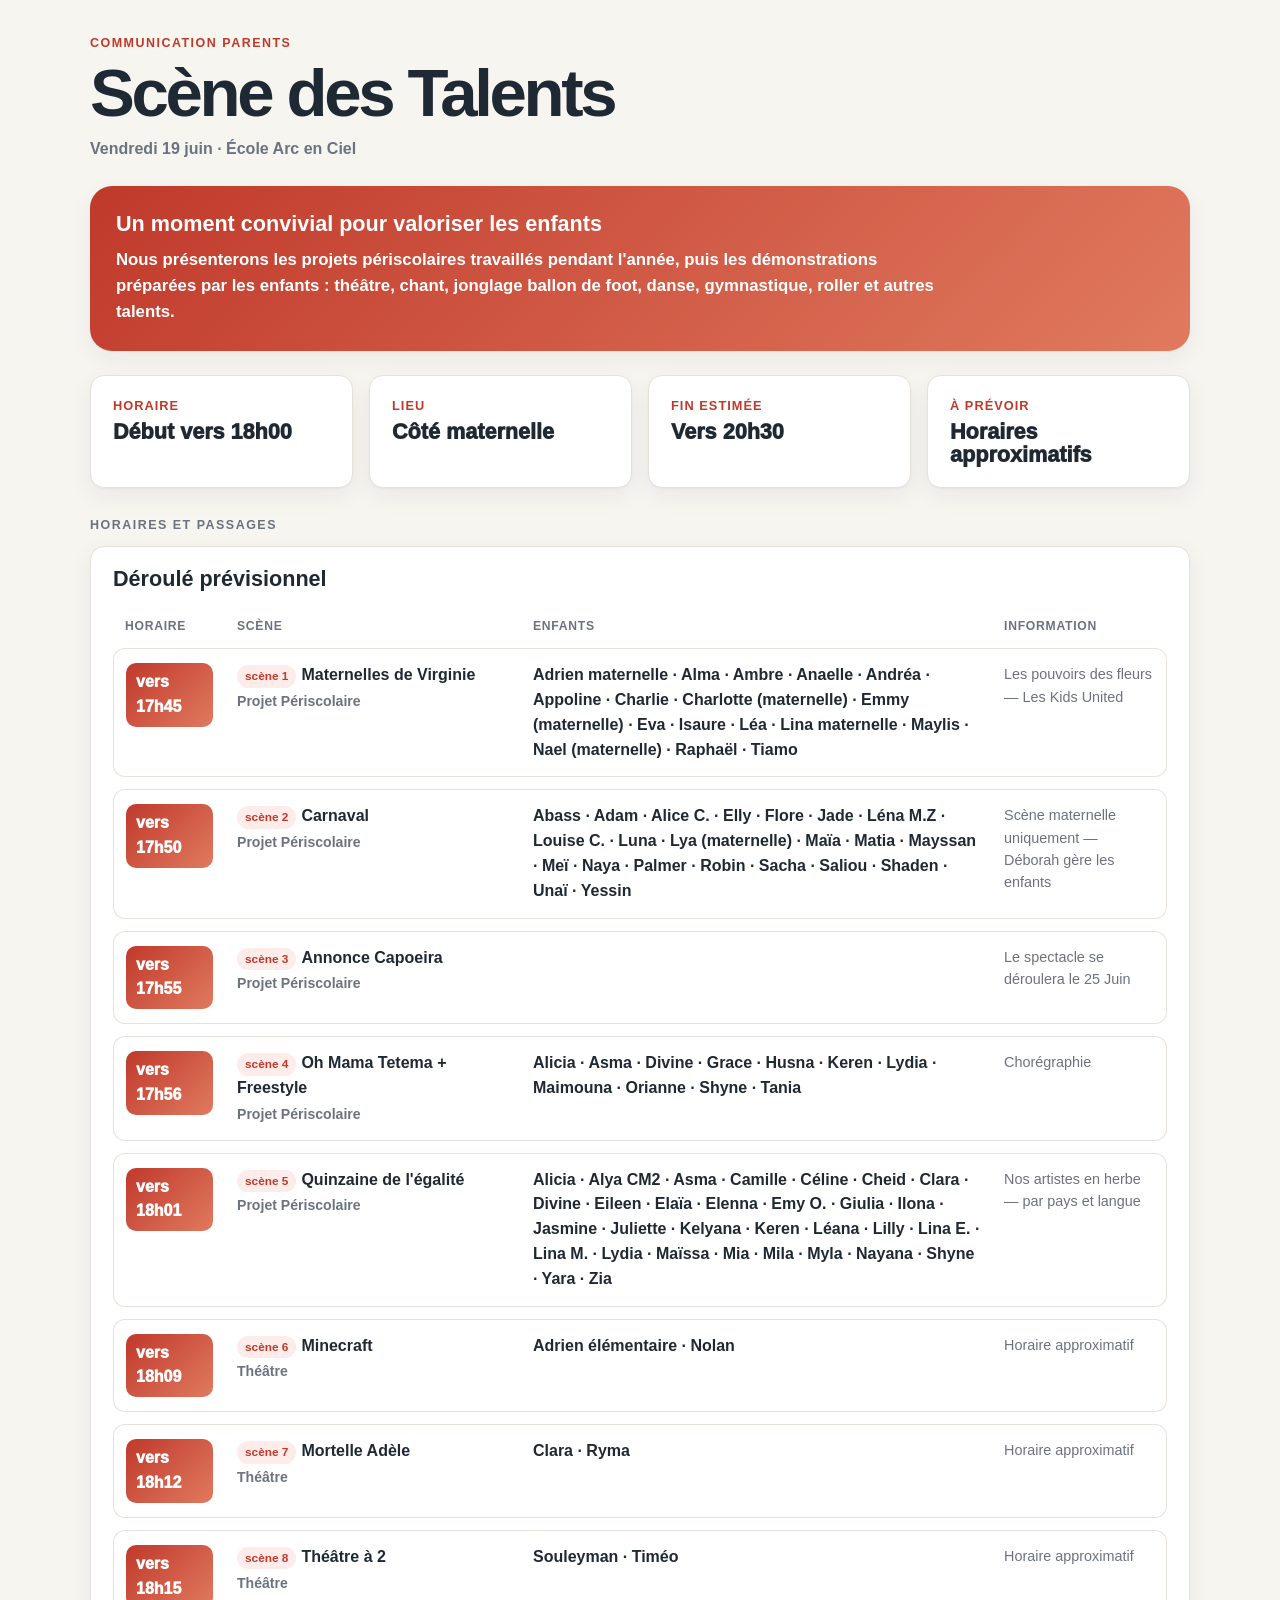
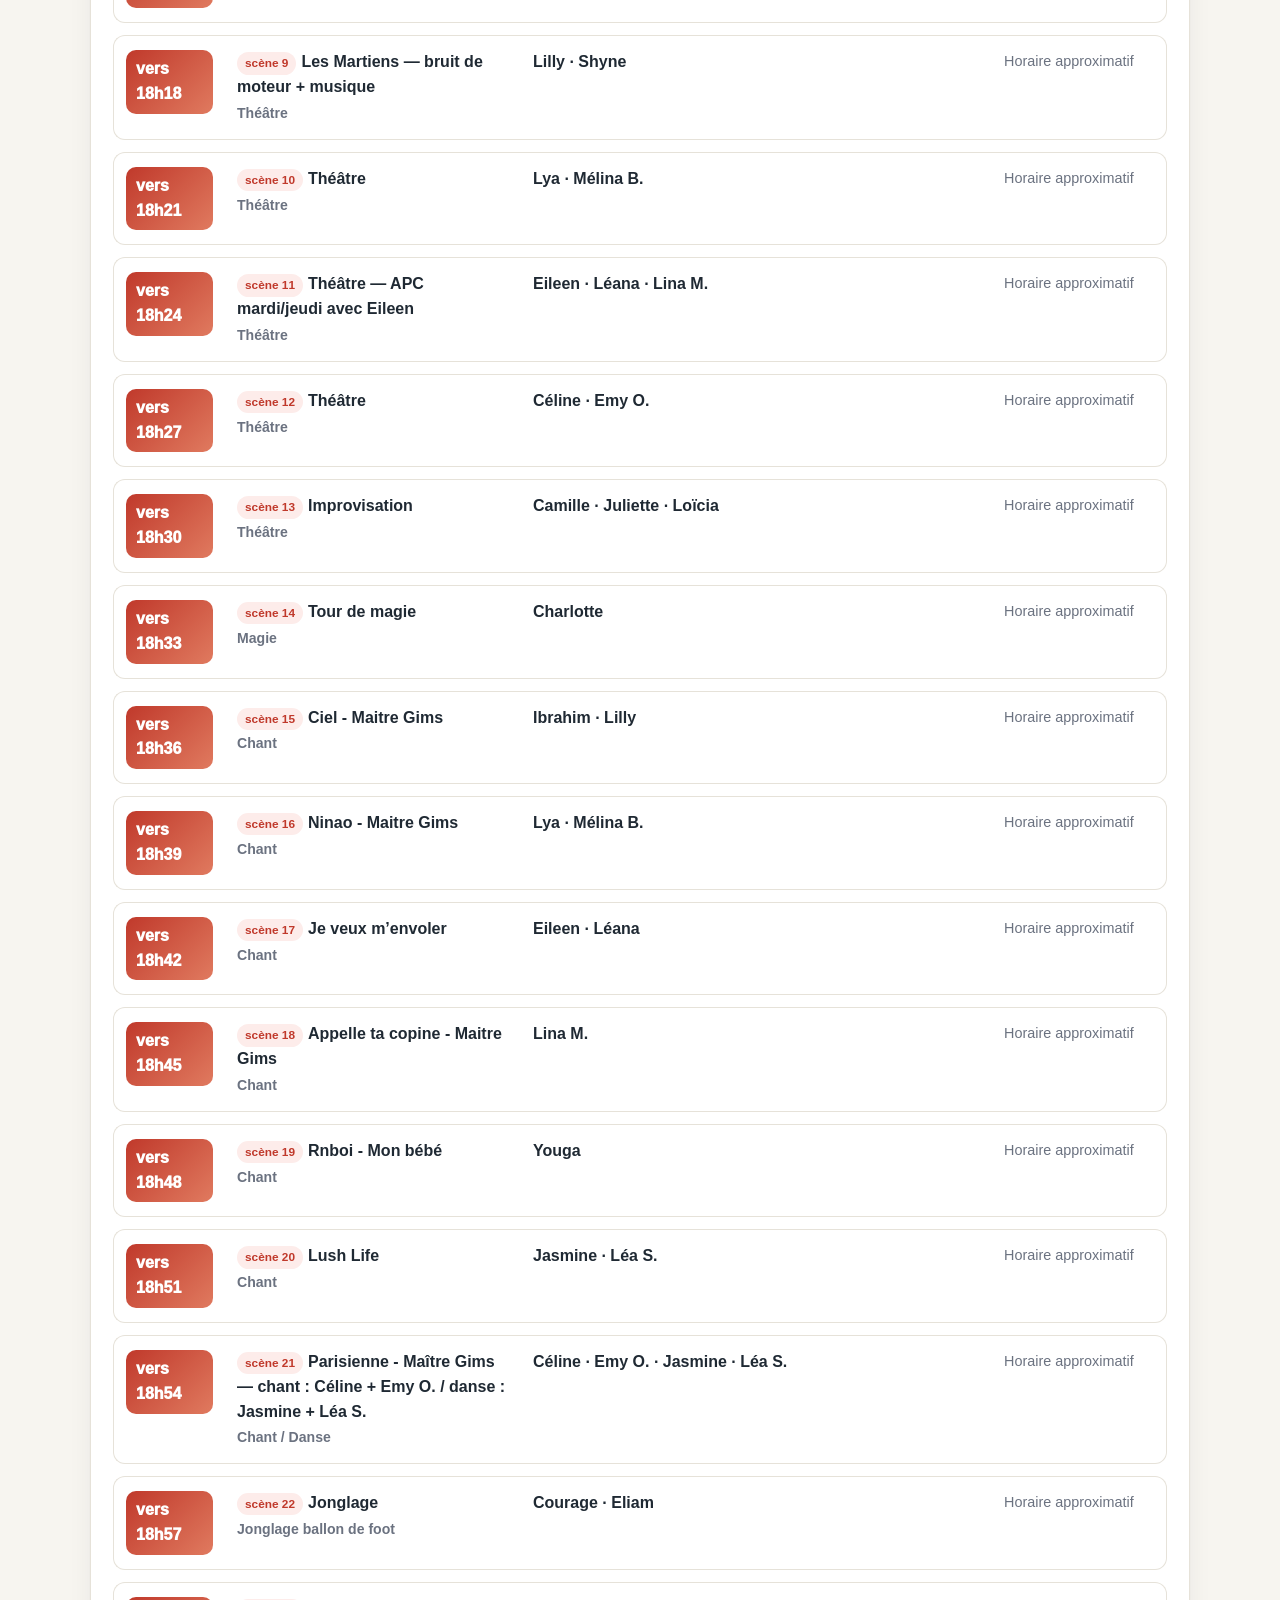
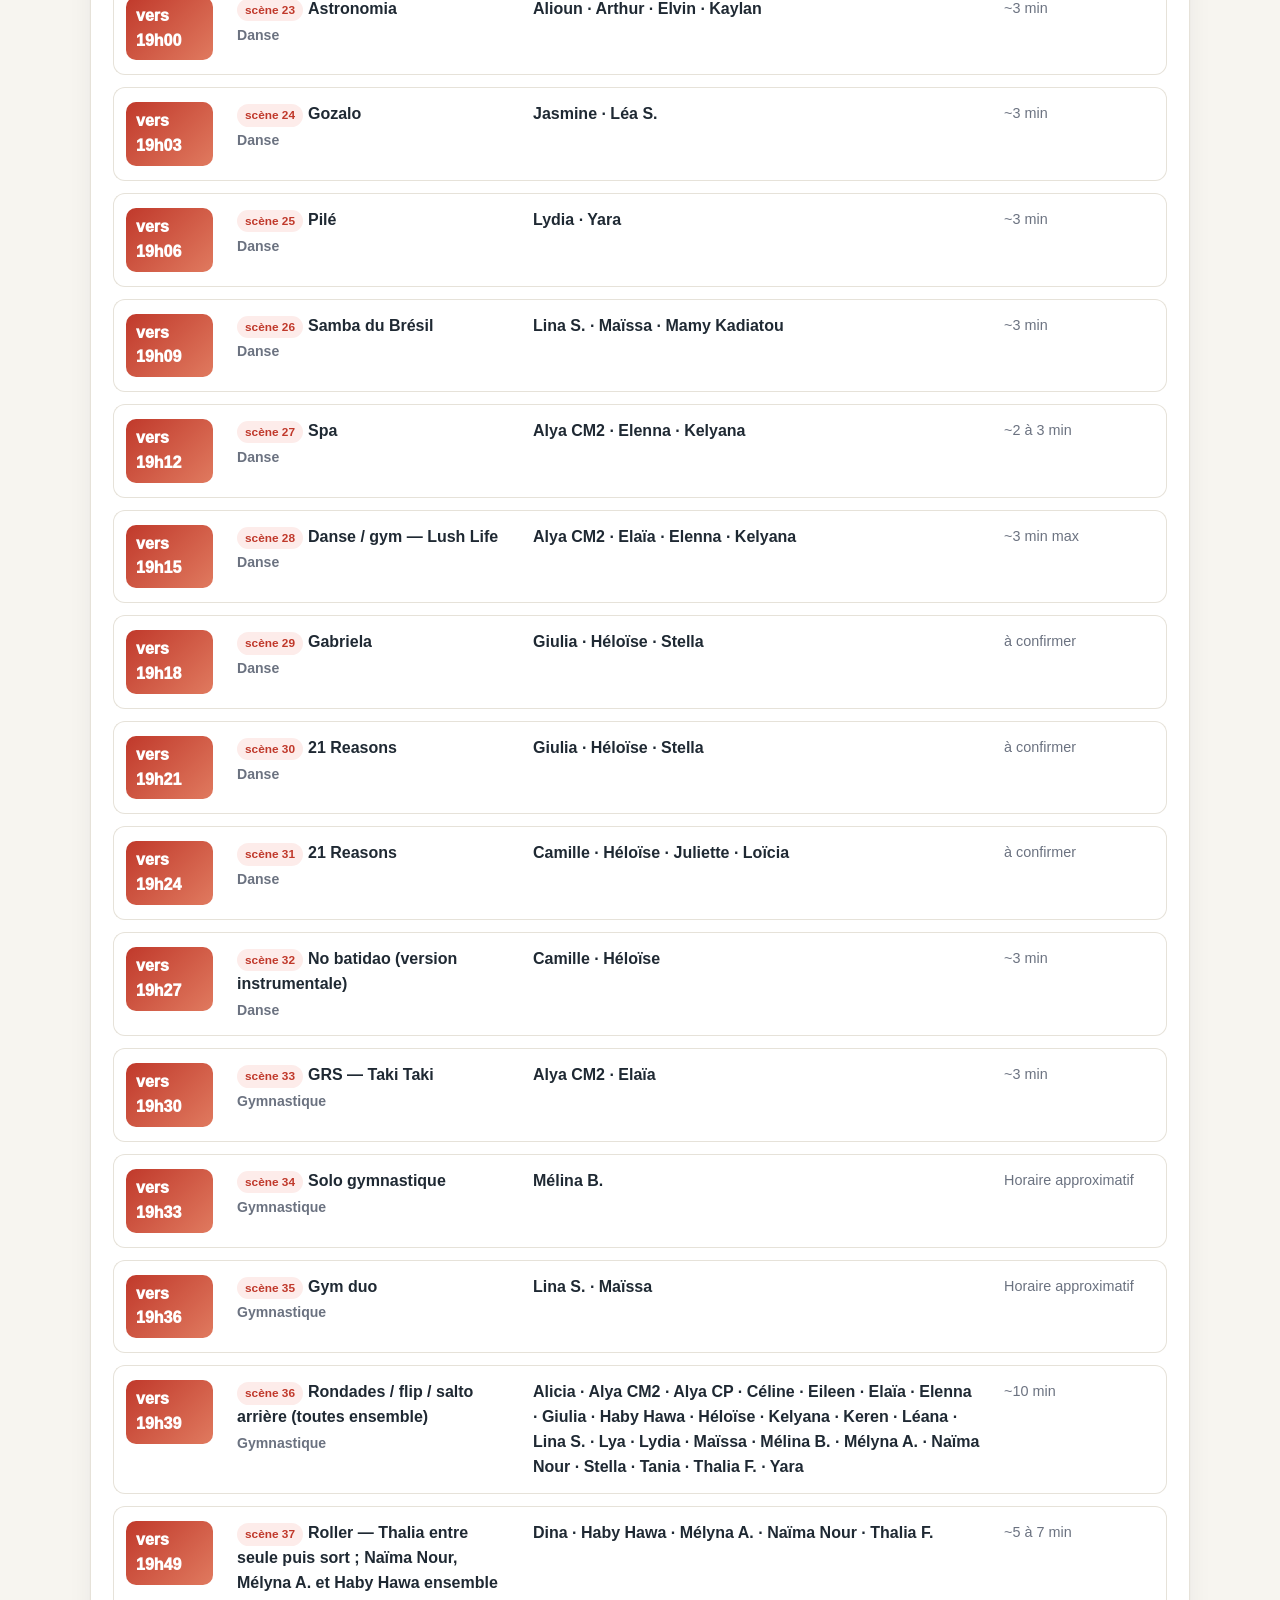
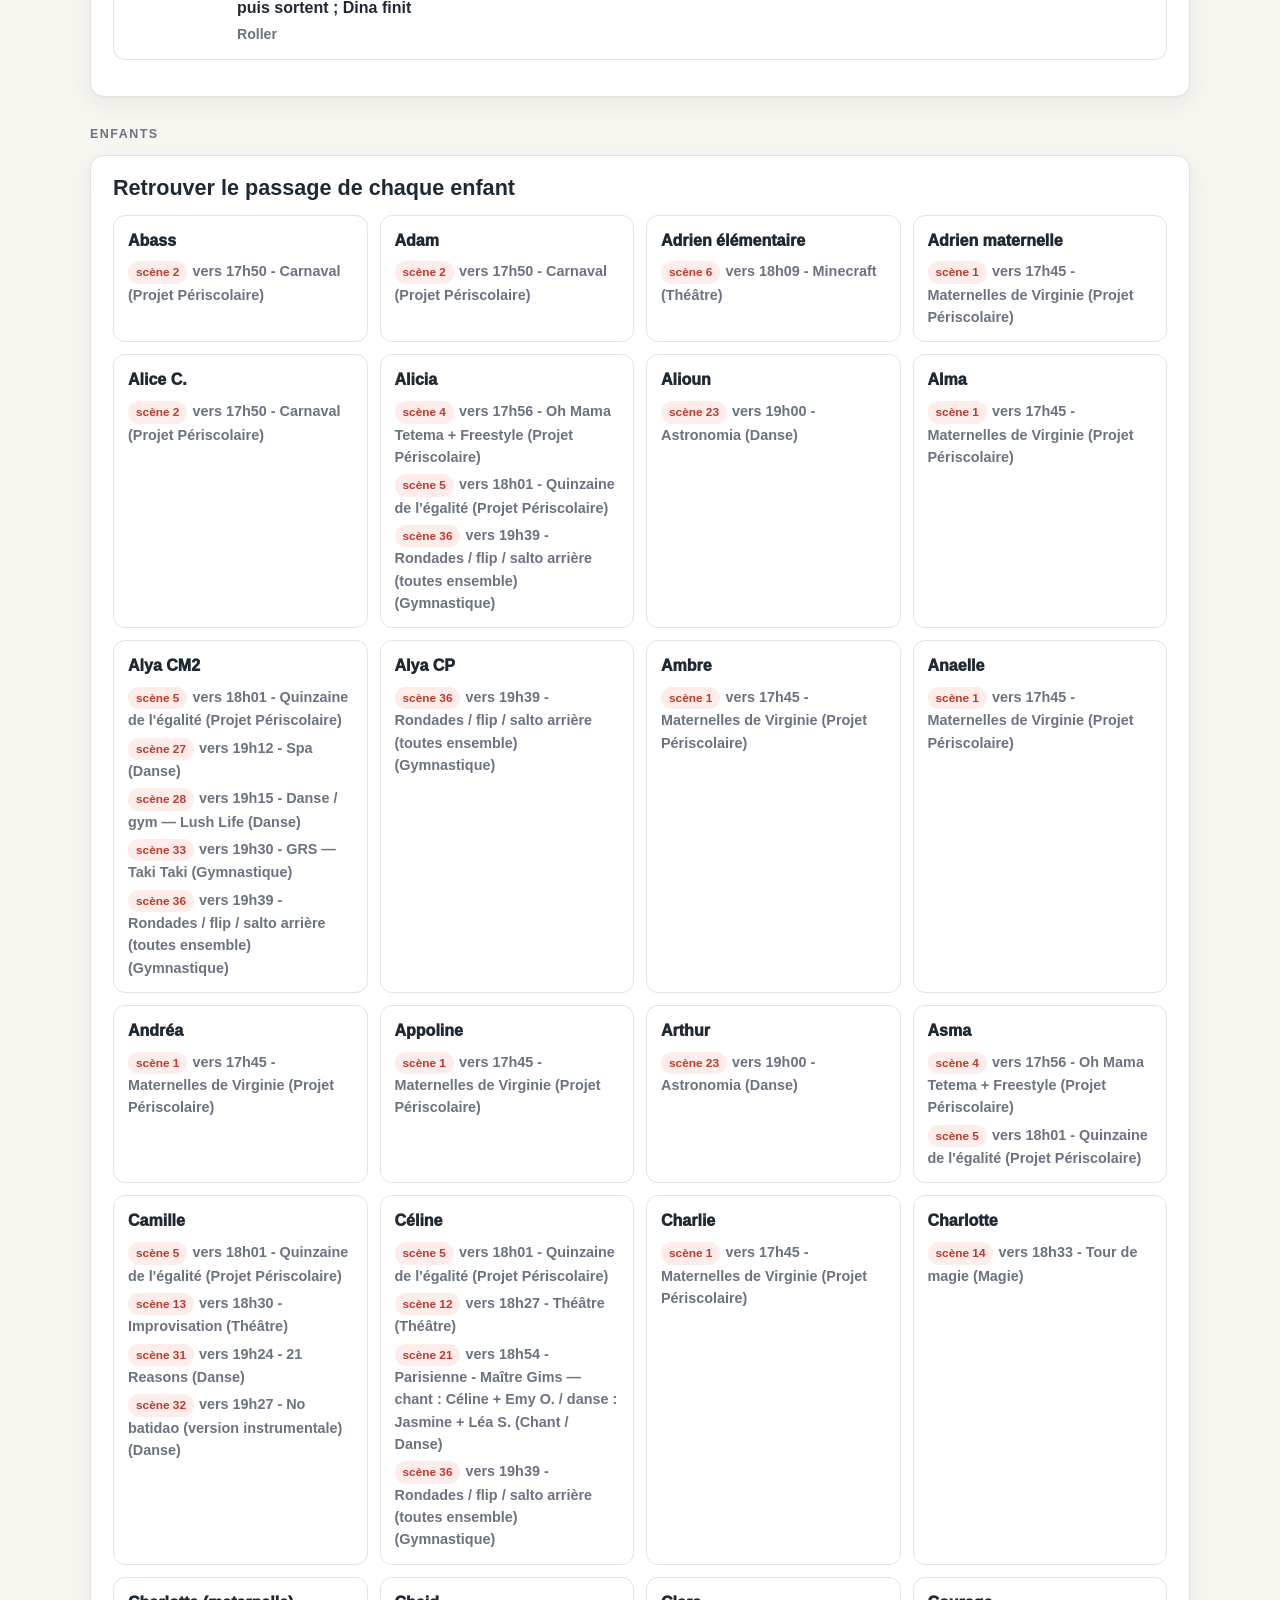
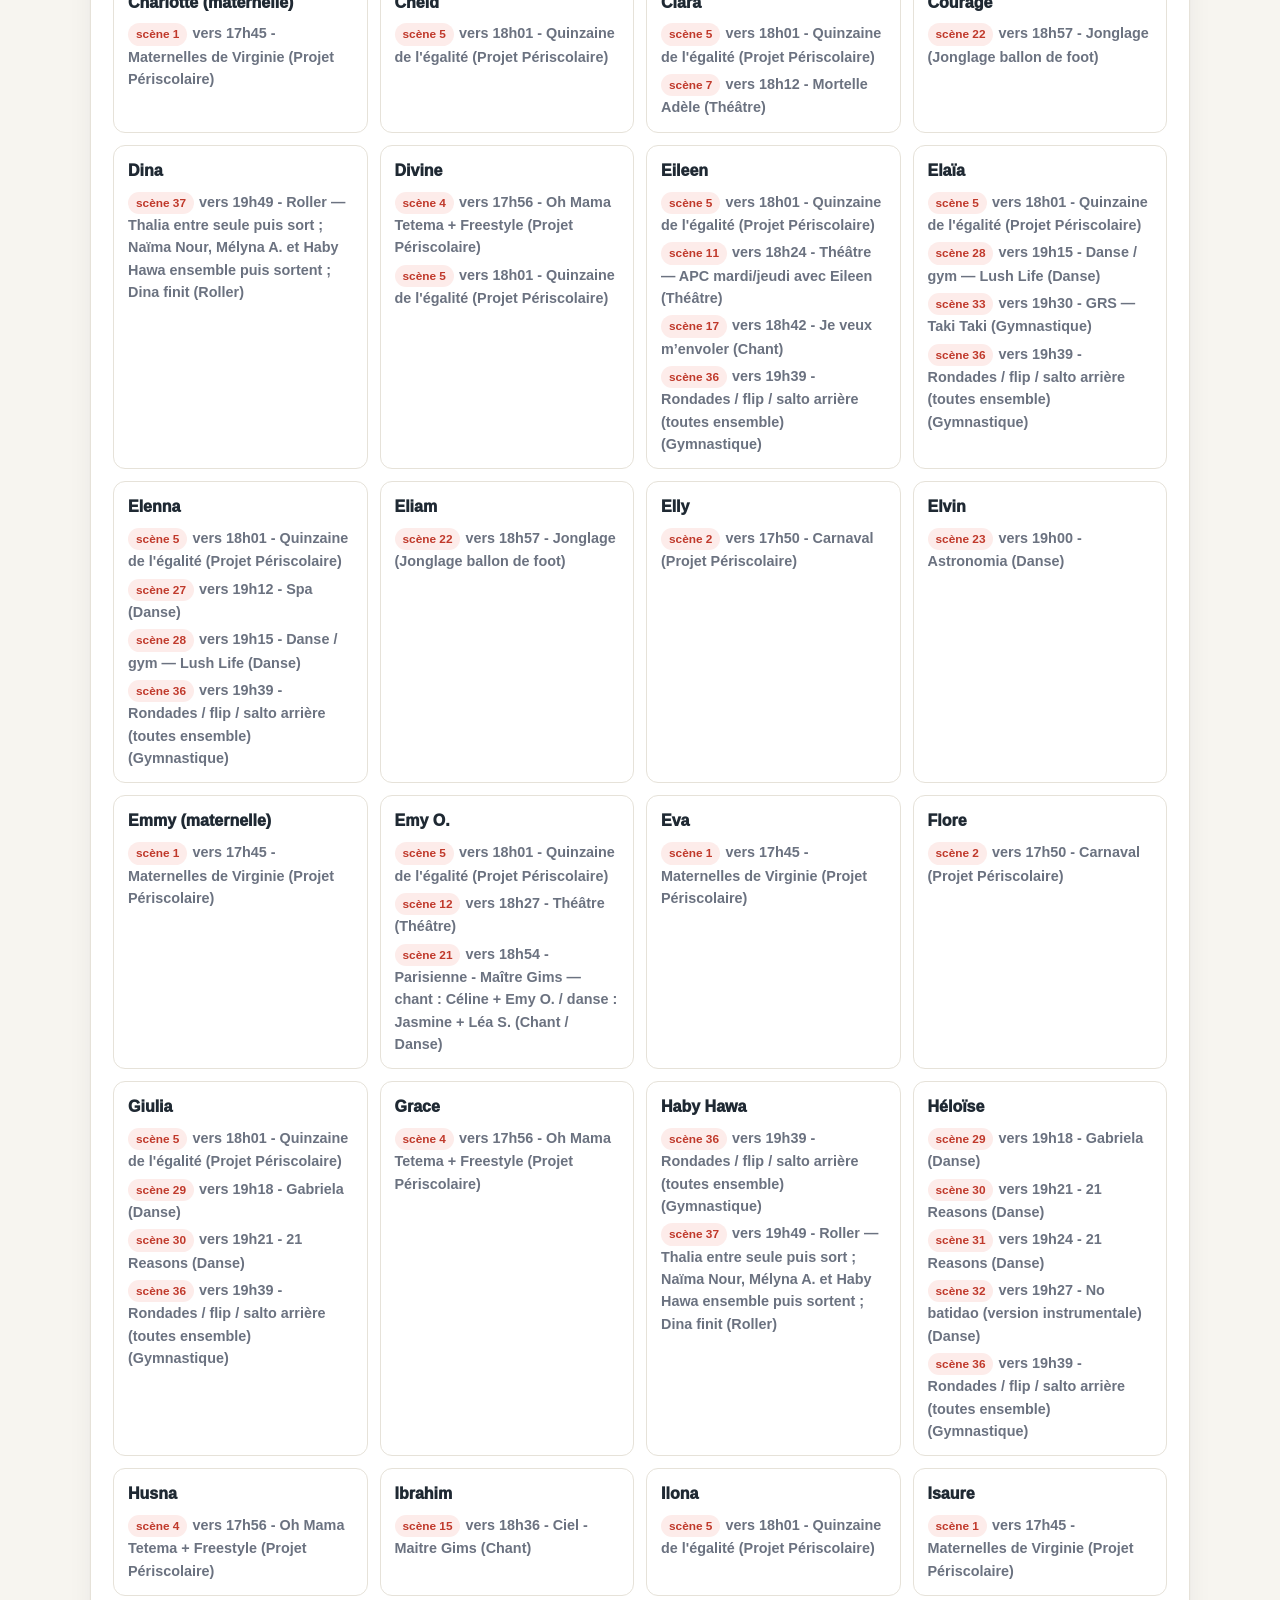
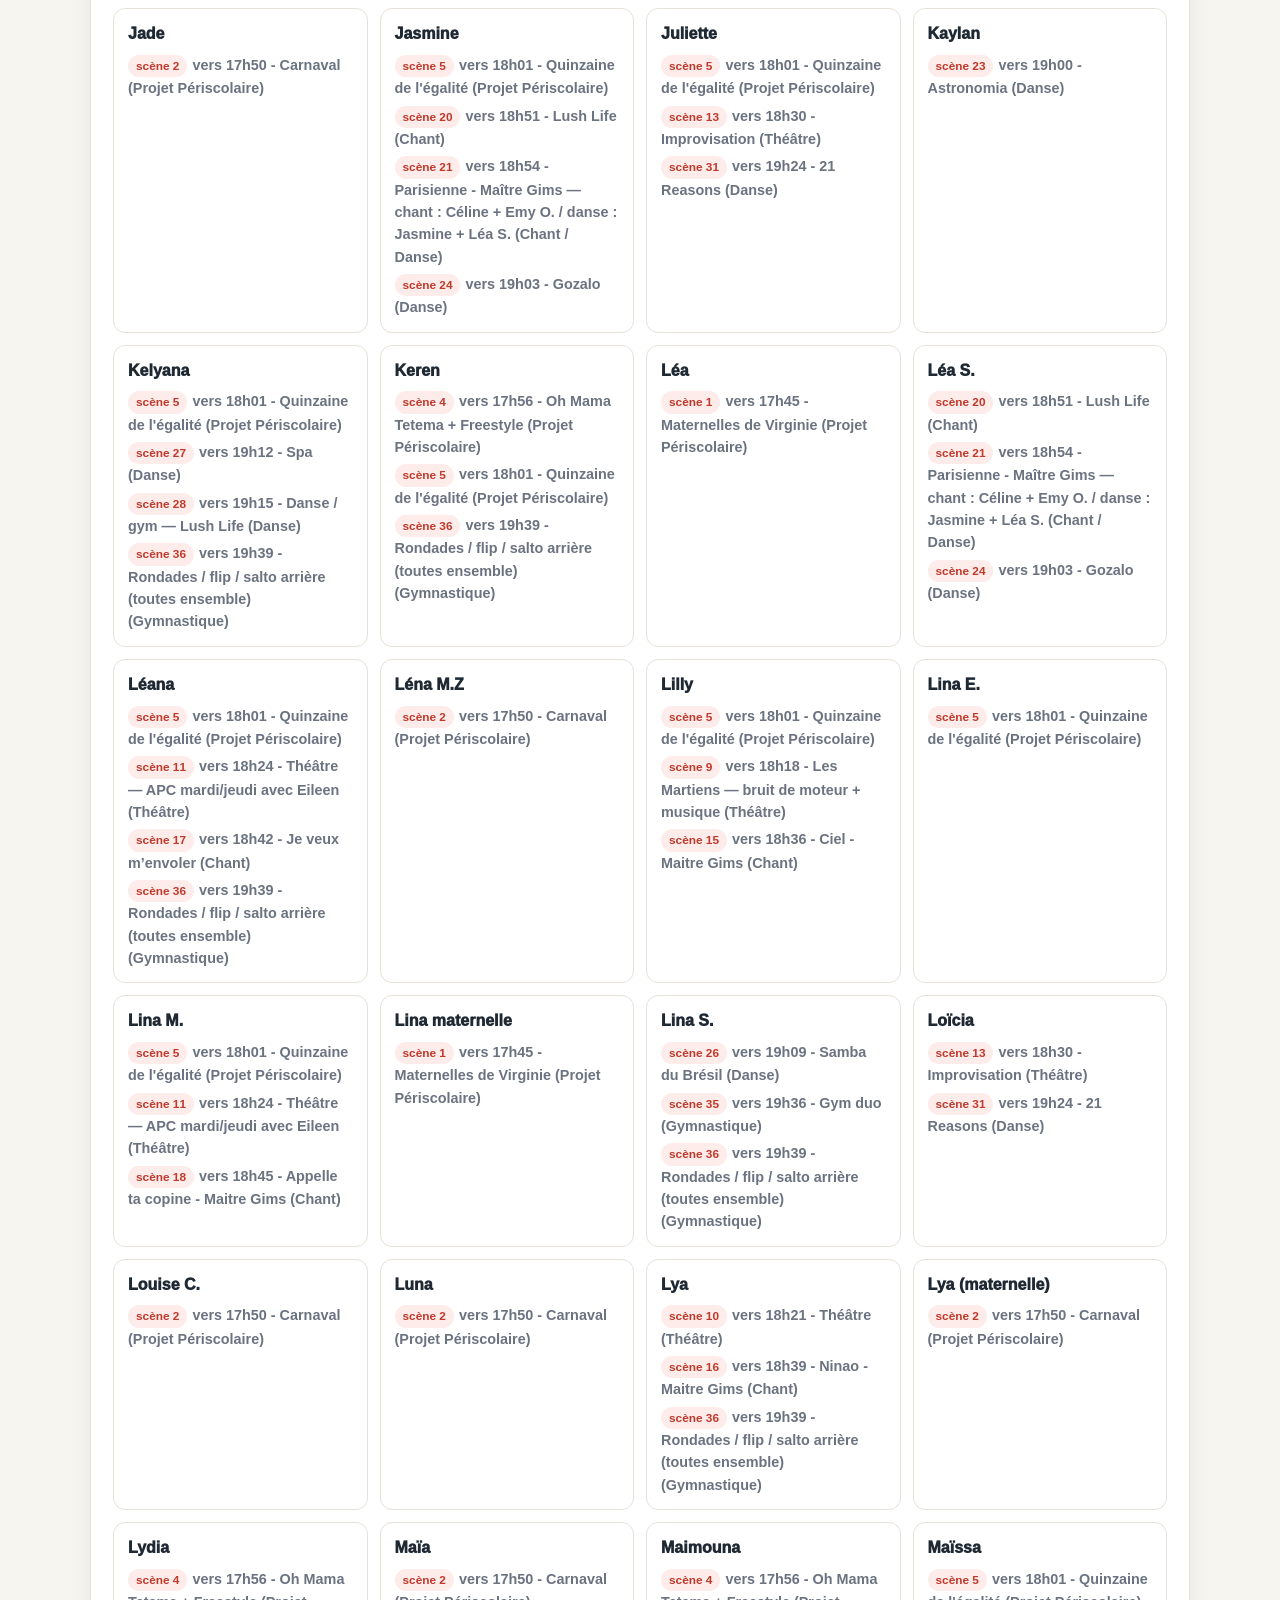
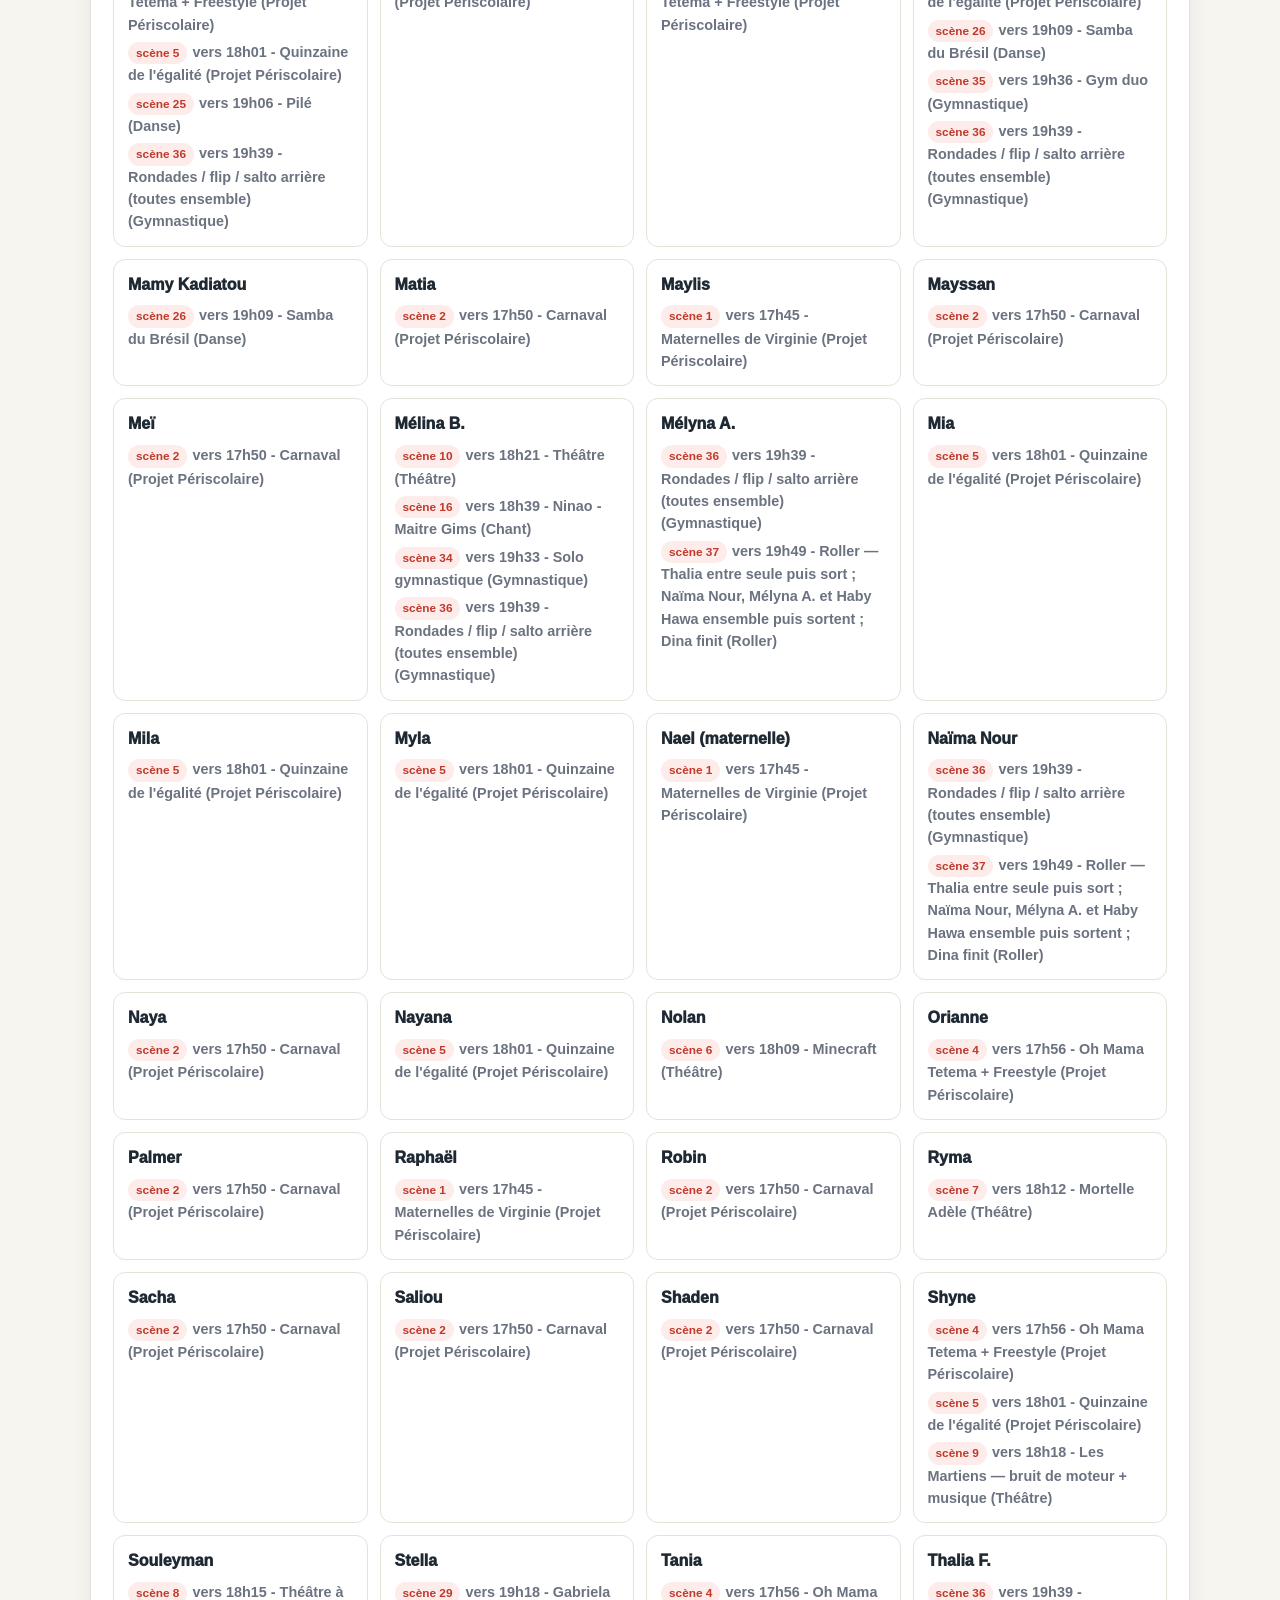
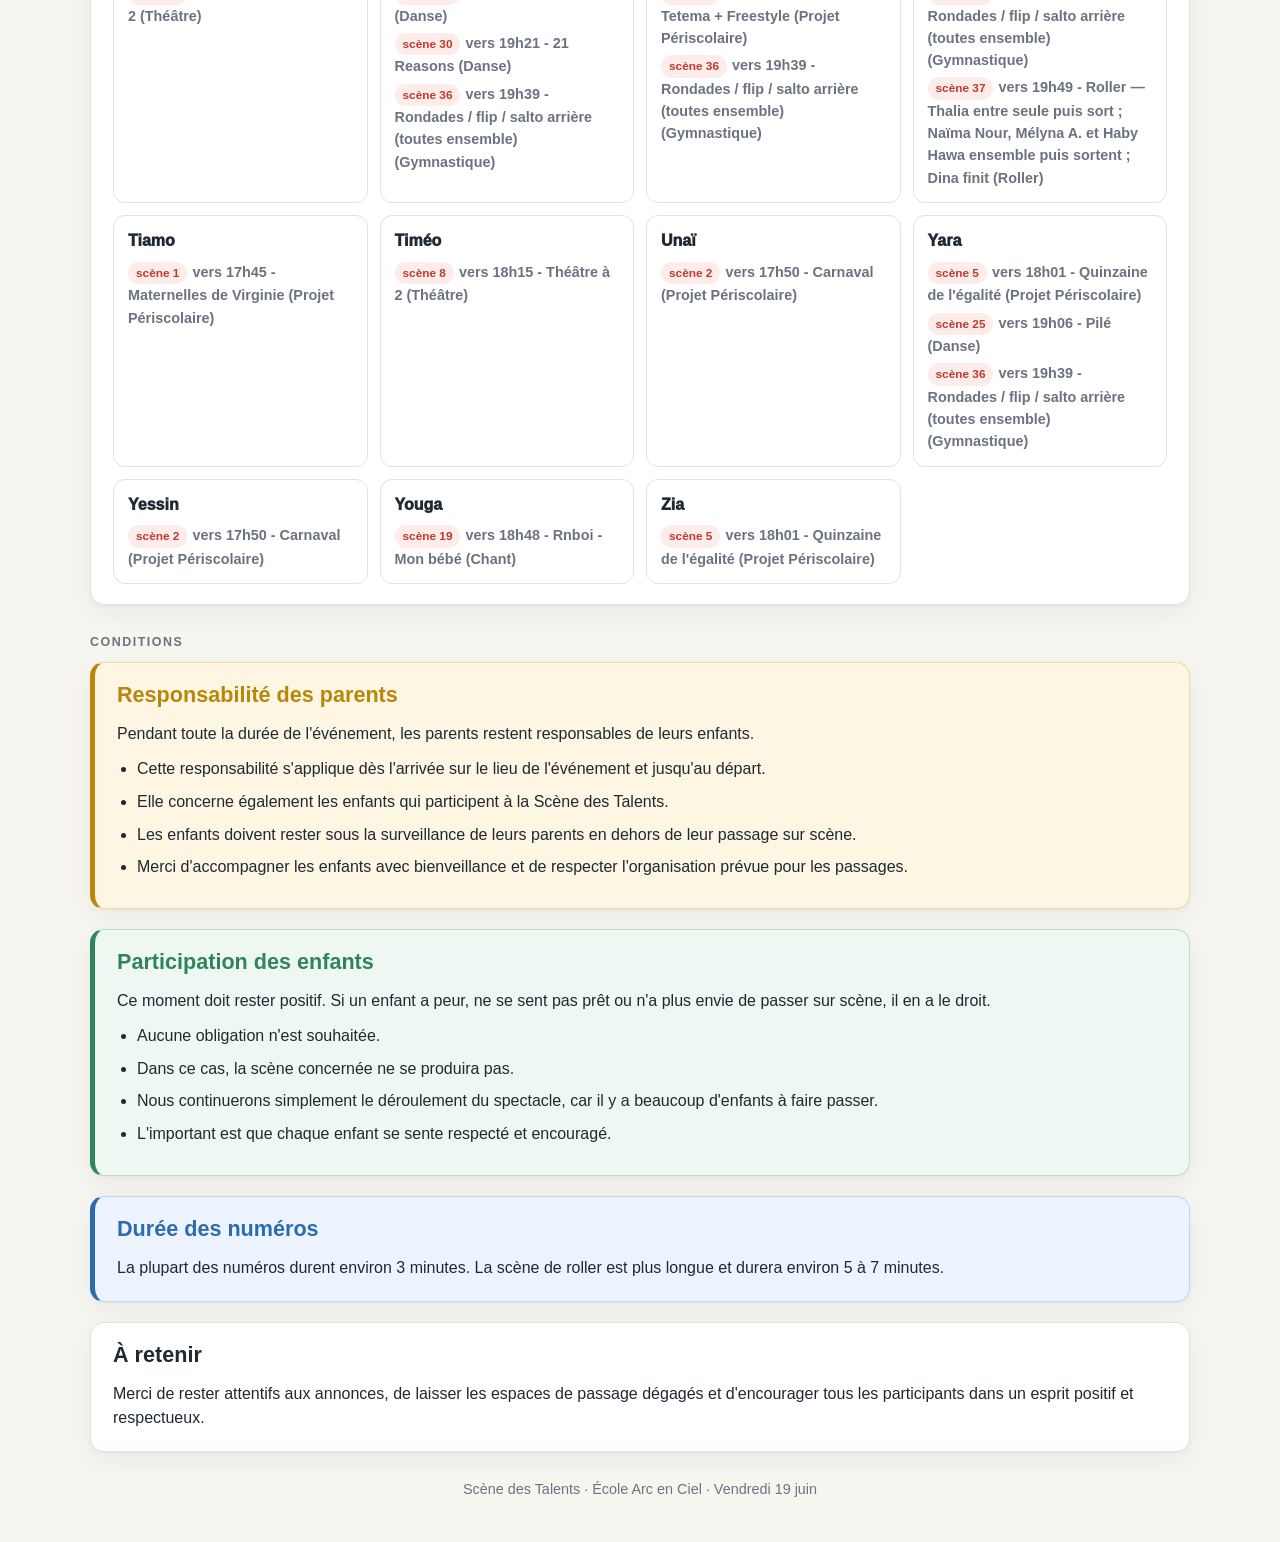
<file: communication-parents.html>
<!DOCTYPE html>
<html lang="fr">
<head>
  <meta charset="UTF-8">
  <meta name="viewport" content="width=device-width, initial-scale=1.0">
  <title>Communication parents — Scène des Talents</title>
  <style>
    :root {
      --bg: #f7f5f0;
      --card: #ffffff;
      --ink: #1f2933;
      --muted: #6b7280;
      --line: #e6e2d9;
      --accent: #c0392b;
      --accent-2: #e07a5f;
      --accent-soft: #fdecea;
      --gold: #b8860b;
      --gold-soft: #fdf6e3;
      --green: #2f855a;
      --shadow: 0 1px 2px rgba(31,41,51,.04), 0 8px 24px rgba(31,41,51,.06);
      --radius: 14px;
    }
    * { box-sizing: border-box; }
    body {
      margin: 0;
      font-family: -apple-system, BlinkMacSystemFont, "Segoe UI", Roboto, Helvetica, Arial, sans-serif;
      background: var(--bg);
      color: var(--ink);
      line-height: 1.55;
    }
    .wrap { width: min(1100px, calc(100% - 40px)); margin: 0 auto; padding: 34px 0 42px; }
    .kicker { margin: 0 0 8px; color: var(--accent); font-weight: 900; text-transform: uppercase; letter-spacing: .12em; font-size: .78rem; }
    h1 { margin: 0; font-size: clamp(2.2rem, 7vw, 4.2rem); line-height: .95; letter-spacing: -.05em; }
    h2 { margin: 0; font-size: 1.35rem; line-height: 1.15; }
    h3 { margin: 0 0 6px; font-size: 1.02rem; }
    p { margin: 0; }
    .meta { margin-top: 12px; color: var(--muted); font-weight: 700; }
    .hero {
      margin: 24px 0;
      padding: 26px;
      border-radius: 22px;
      border: 0;
      color: #fff;
      background: linear-gradient(135deg, var(--accent), var(--accent-2));
      box-shadow: var(--shadow);
    }
    .hero p { max-width: 820px; margin-top: 10px; font-size: 1.05rem; font-weight: 650; }
    .info-grid { display: grid; grid-template-columns: repeat(auto-fit, minmax(220px, 1fr)); gap: 16px; margin: 0 0 24px; }
    .info-card, .section {
      background: var(--card);
      border: 1px solid var(--line);
      border-radius: var(--radius);
      box-shadow: var(--shadow);
      padding: 20px 22px;
    }
    .info-card strong { display: block; color: var(--accent); font-size: .8rem; text-transform: uppercase; letter-spacing: .08em; }
    .info-card span { display: block; margin-top: 4px; font-size: 1.35rem; font-weight: 950; line-height: 1.1; }
    .section { margin: 0 0 20px; }
    .section-head { display: flex; align-items: flex-start; justify-content: space-between; gap: 16px; margin-bottom: 14px; }
    .cat-title { margin: 28px 0 10px; color: var(--muted); text-transform: uppercase; letter-spacing: .12em; font-size: .78rem; font-weight: 900; }
    .notice {
      background: var(--gold-soft);
      border: 1px solid #ecd9a6;
      border-left: 5px solid var(--gold);
    }
    .notice h2 { color: var(--gold); }
    .positive {
      background: #eef7f1;
      border-color: #b9dfc8;
      border-left: 5px solid var(--green);
    }
    .positive h2 { color: var(--green); }
    .duration {
      background: #eef4ff;
      border-color: #bfd4ff;
      border-left: 5px solid #2b6cb0;
    }
    .duration h2 { color: #2b6cb0; }
    .simple-list { margin: 10px 0 0; padding-left: 20px; }
    .simple-list li { margin: 8px 0; }
    .table-wrap { overflow-x: auto; padding-bottom: 4px; }
    table { width: 100%; border-collapse: separate; border-spacing: 0 12px; min-width: 760px; }
    th { text-align: left; color: var(--muted); font-size: .76rem; text-transform: uppercase; letter-spacing: .06em; padding: 0 12px; }
    td { background: #fff; border-top: 1px solid var(--line); border-bottom: 1px solid var(--line); padding: 14px 12px; vertical-align: top; }
    td:first-child { border-left: 1px solid var(--line); border-radius: 12px 0 0 12px; width: 112px; }
    td:last-child { border-right: 1px solid var(--line); border-radius: 0 12px 12px 0; }
    .time { display: inline-flex; align-items: center; justify-content: center; min-width: 72px; border-radius: 10px; padding: 7px 10px; color: #fff; background: linear-gradient(135deg, var(--accent), var(--accent-2)); font-weight: 950; }
    .scene-name { font-weight: 900; }
    .scene-cat { margin-top: 3px; color: var(--muted); font-size: .88rem; font-weight: 750; }
    .kids { font-weight: 750; }
    .note { color: var(--muted); font-size: .9rem; }
    .child-grid { display: grid; grid-template-columns: repeat(auto-fit, minmax(245px, 1fr)); gap: 12px; }
    .child-card { border: 1px solid var(--line); border-radius: 12px; background: #fff; padding: 13px 14px; }
    .child-name { font-weight: 950; margin-bottom: 7px; }
    .child-lines { display: grid; gap: 5px; color: var(--muted); font-size: .9rem; font-weight: 700; }
    .pill { display: inline-flex; align-items: center; border-radius: 999px; padding: 2px 8px; background: var(--accent-soft); color: var(--accent); font-size: .74rem; font-weight: 900; margin-right: 5px; }
    footer { margin: 26px 0 0; color: var(--muted); text-align: center; font-size: .9rem; }
    @media (max-width: 700px) {
      .wrap { width: 100%; padding: 24px 14px 34px; }
      .hero, .section, .info-card { padding: 18px 16px; }
      .table-wrap { overflow: visible; }
      table, thead, tbody, tr, td { display: block; width: 100%; min-width: 0; }
      thead { display: none; }
      tr { margin-bottom: 14px; border: 1px solid var(--line); border-radius: 14px; overflow: hidden; background: #fff; box-shadow: var(--shadow); }
      td { border: 0; border-radius: 0 !important; padding: 11px 14px; }
      td:first-child { width: 100%; background: var(--accent-soft); }
      .time { min-width: 0; }
    }
  </style>
</head>
<body>
  <main class="wrap">
    <header>
      <p class="kicker">Communication parents</p>
      <h1>Scène des Talents</h1>
      <p class="meta">Vendredi 19 juin · École Arc en Ciel</p>
    </header>

    <section class="hero">
      <h2>Un moment convivial pour valoriser les enfants</h2>
      <p>Nous présenterons les projets périscolaires travaillés pendant l'année, puis les démonstrations préparées par les enfants : théâtre, chant, jonglage ballon de foot, danse, gymnastique, roller et autres talents.</p>
    </section>

    <div class="info-grid">
      <article class="info-card"><strong>Horaire</strong><span>Début vers 18h00</span></article>
      <article class="info-card"><strong>Lieu</strong><span>Côté maternelle</span></article>
      <article class="info-card"><strong>Fin estimée</strong><span>Vers 20h30</span></article>
      <article class="info-card"><strong>À prévoir</strong><span>Horaires approximatifs</span></article>
    </div>

    <p class="cat-title">Horaires et passages</p>
    <section class="section">
      <div class="section-head">
        <h2>Déroulé prévisionnel</h2>
      </div>
      <div class="table-wrap">
        <table>
          <thead><tr><th>Horaire</th><th>Scène</th><th>Enfants</th><th>Information</th></tr></thead>
          <tbody id="runningOrder"></tbody>
        </table>
      </div>
    </section>

    <p class="cat-title">Enfants</p>
    <section class="section">
      <div class="section-head">
        <h2>Retrouver le passage de chaque enfant</h2>
      </div>
      <div class="child-grid" id="childGrid"></div>
    </section>

    <p class="cat-title">Conditions</p>
    <section class="section notice">
      <div class="section-head"><h2>Responsabilité des parents</h2></div>
      <p>Pendant toute la durée de l'événement, les parents restent responsables de leurs enfants.</p>
      <ul class="simple-list">
        <li>Cette responsabilité s'applique dès l'arrivée sur le lieu de l'événement et jusqu'au départ.</li>
        <li>Elle concerne également les enfants qui participent à la Scène des Talents.</li>
        <li>Les enfants doivent rester sous la surveillance de leurs parents en dehors de leur passage sur scène.</li>
        <li>Merci d'accompagner les enfants avec bienveillance et de respecter l'organisation prévue pour les passages.</li>
      </ul>
    </section>

    <section class="section positive">
      <div class="section-head"><h2>Participation des enfants</h2></div>
      <p>Ce moment doit rester positif. Si un enfant a peur, ne se sent pas prêt ou n'a plus envie de passer sur scène, il en a le droit.</p>
      <ul class="simple-list">
        <li>Aucune obligation n'est souhaitée.</li>
        <li>Dans ce cas, la scène concernée ne se produira pas.</li>
        <li>Nous continuerons simplement le déroulement du spectacle, car il y a beaucoup d'enfants à faire passer.</li>
        <li>L'important est que chaque enfant se sente respecté et encouragé.</li>
      </ul>
    </section>

    <section class="section duration">
      <div class="section-head"><h2>Durée des numéros</h2></div>
      <p>La plupart des numéros durent environ 3 minutes. La scène de roller est plus longue et durera environ 5 à 7 minutes.</p>
    </section>

    <section class="section">
      <div class="section-head"><h2>À retenir</h2></div>
      <p>Merci de rester attentifs aux annonces, de laisser les espaces de passage dégagés et d'encourager tous les participants dans un esprit positif et respectueux.</p>
    </section>

    <footer>Scène des Talents · École Arc en Ciel · Vendredi 19 juin</footer>
  </main>

  <script src="data.js"></script>
  <script>
    const passages = computeSchedule().running.map(scene => ({
      time: scene.time,
      cat: scene.cat,
      scene: scene.name,
      kids: scene.kids,
      note: scene.note || scene.duration || "Horaire approximatif"
    }));

    const esc = s => String(s).replace(/[&<>]/g, c => ({ "&": "&amp;", "<": "&lt;", ">": "&gt;" }[c]));
    const key = name => String(name).toLowerCase().normalize("NFD").replace(/[\u0300-\u036f]/g, "").replace(/\./g, "").trim();
    const childMap = new Map();

    passages.forEach((p, index) => {
      p.kids.forEach(kid => {
        const childKey = key(kid);
        if (!childMap.has(childKey)) childMap.set(childKey, { name: kid, items: [] });
        childMap.get(childKey).items.push({ num: index + 1, time: p.time, scene: p.scene, cat: p.cat });
      });
    });

    document.getElementById("runningOrder").innerHTML = passages.map((p, index) => `
      <tr>
        <td><span class="time">vers ${esc(p.time)}</span></td>
        <td>
          <div class="scene-name"><span class="pill">scène ${index + 1}</span>${esc(p.scene)}</div>
          <div class="scene-cat">${esc(p.cat)}</div>
        </td>
        <td class="kids">${p.kids.map(esc).join(" · ")}</td>
        <td class="note">${esc(p.note || "Horaire approximatif")}</td>
      </tr>
    `).join("");

    document.getElementById("childGrid").innerHTML = [...childMap.values()]
      .sort((a, b) => a.name.localeCompare(b.name, "fr", { sensitivity: "base" }))
      .map(child => `
        <article class="child-card">
          <div class="child-name">${esc(child.name)}</div>
          <div class="child-lines">
            ${child.items.map(item => `<div><span class="pill">scène ${item.num}</span>vers ${esc(item.time)} - ${esc(item.scene)} (${esc(item.cat)})</div>`).join("")}
          </div>
        </article>
      `).join("");
  </script>
</body>
</html>
</file>
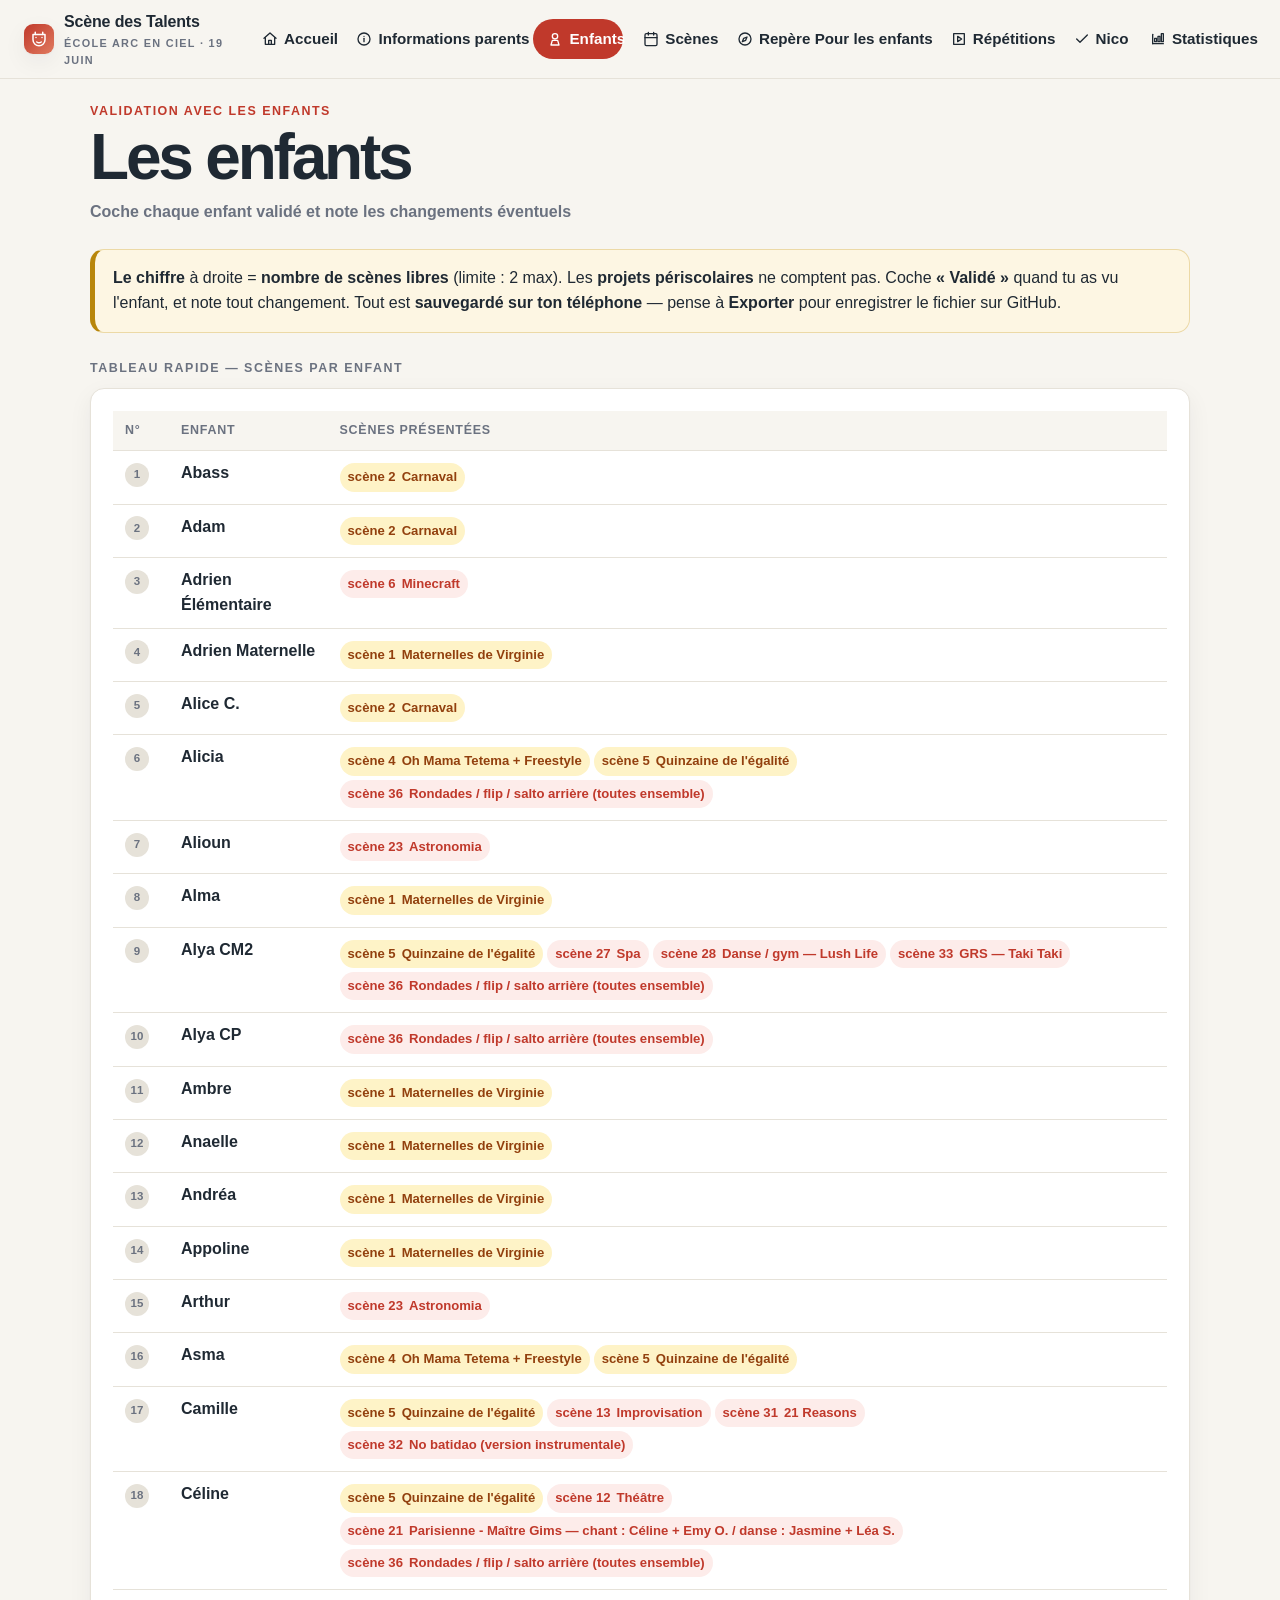
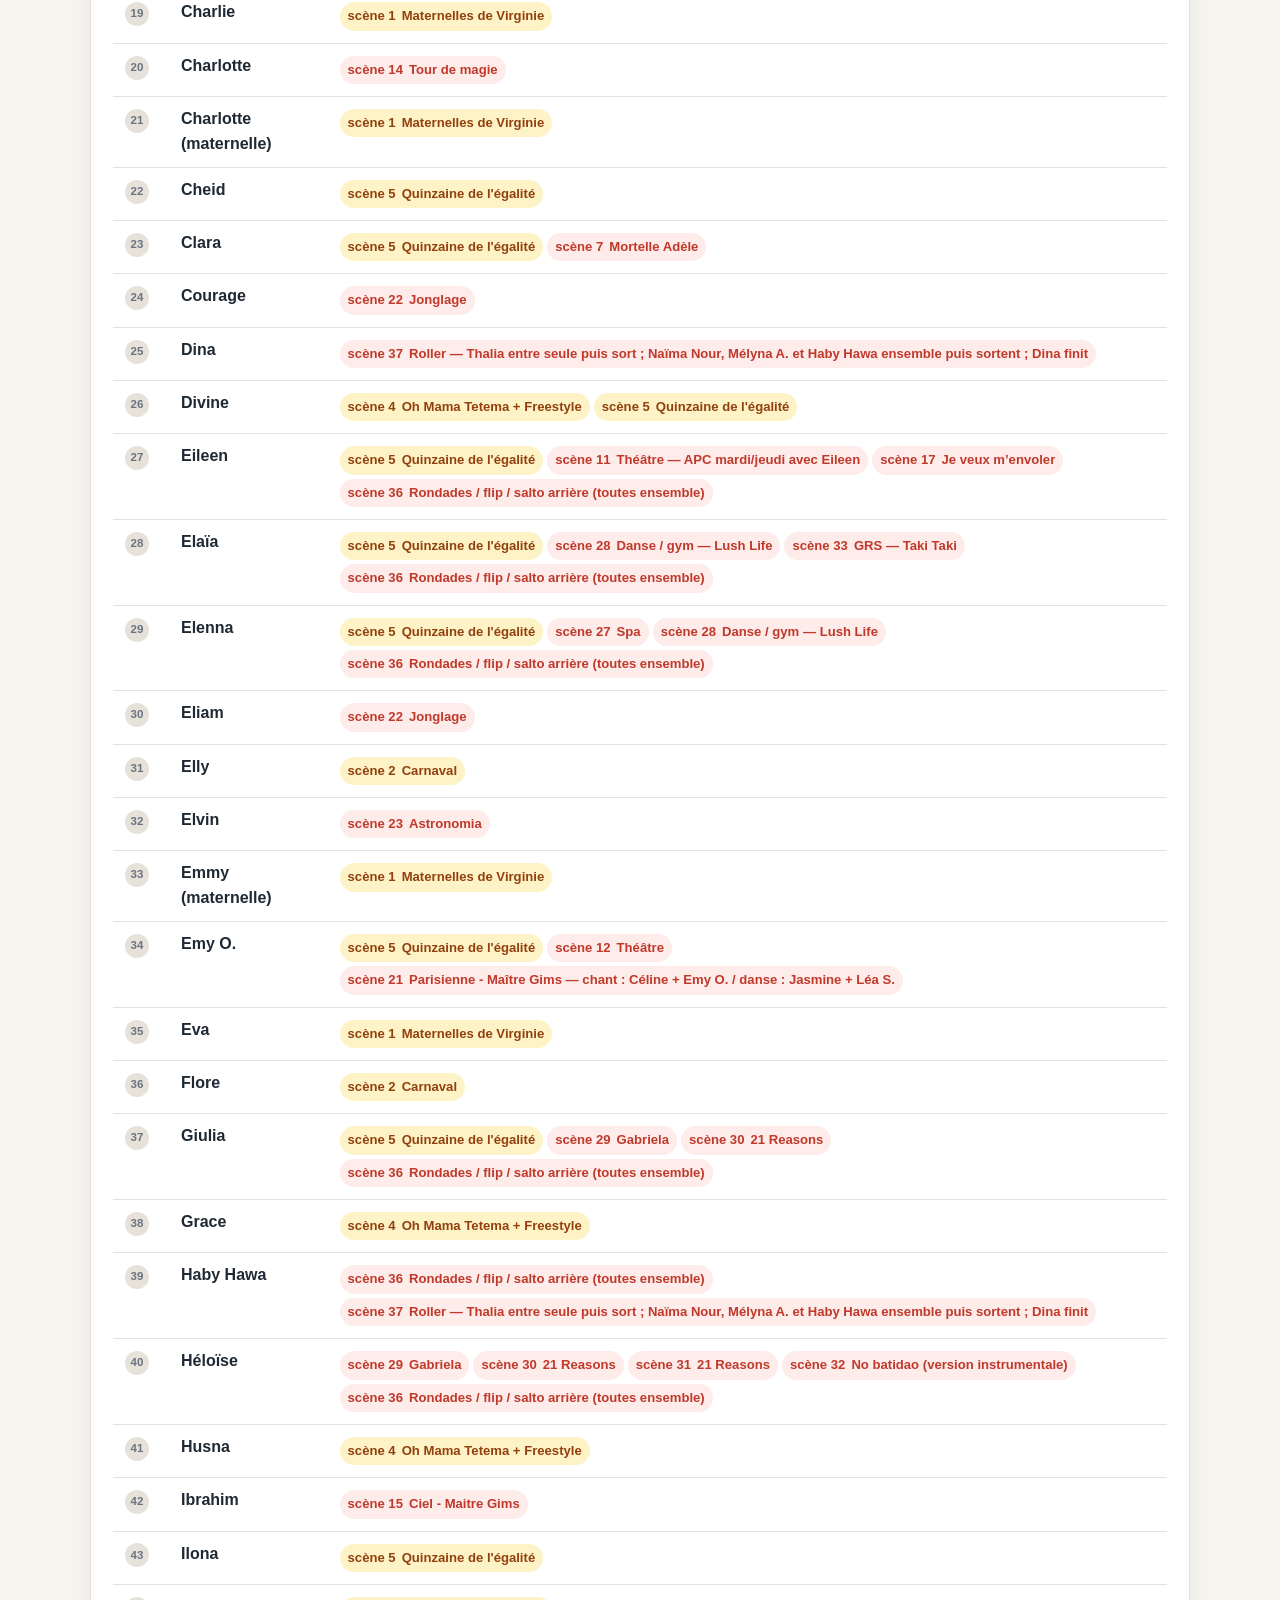
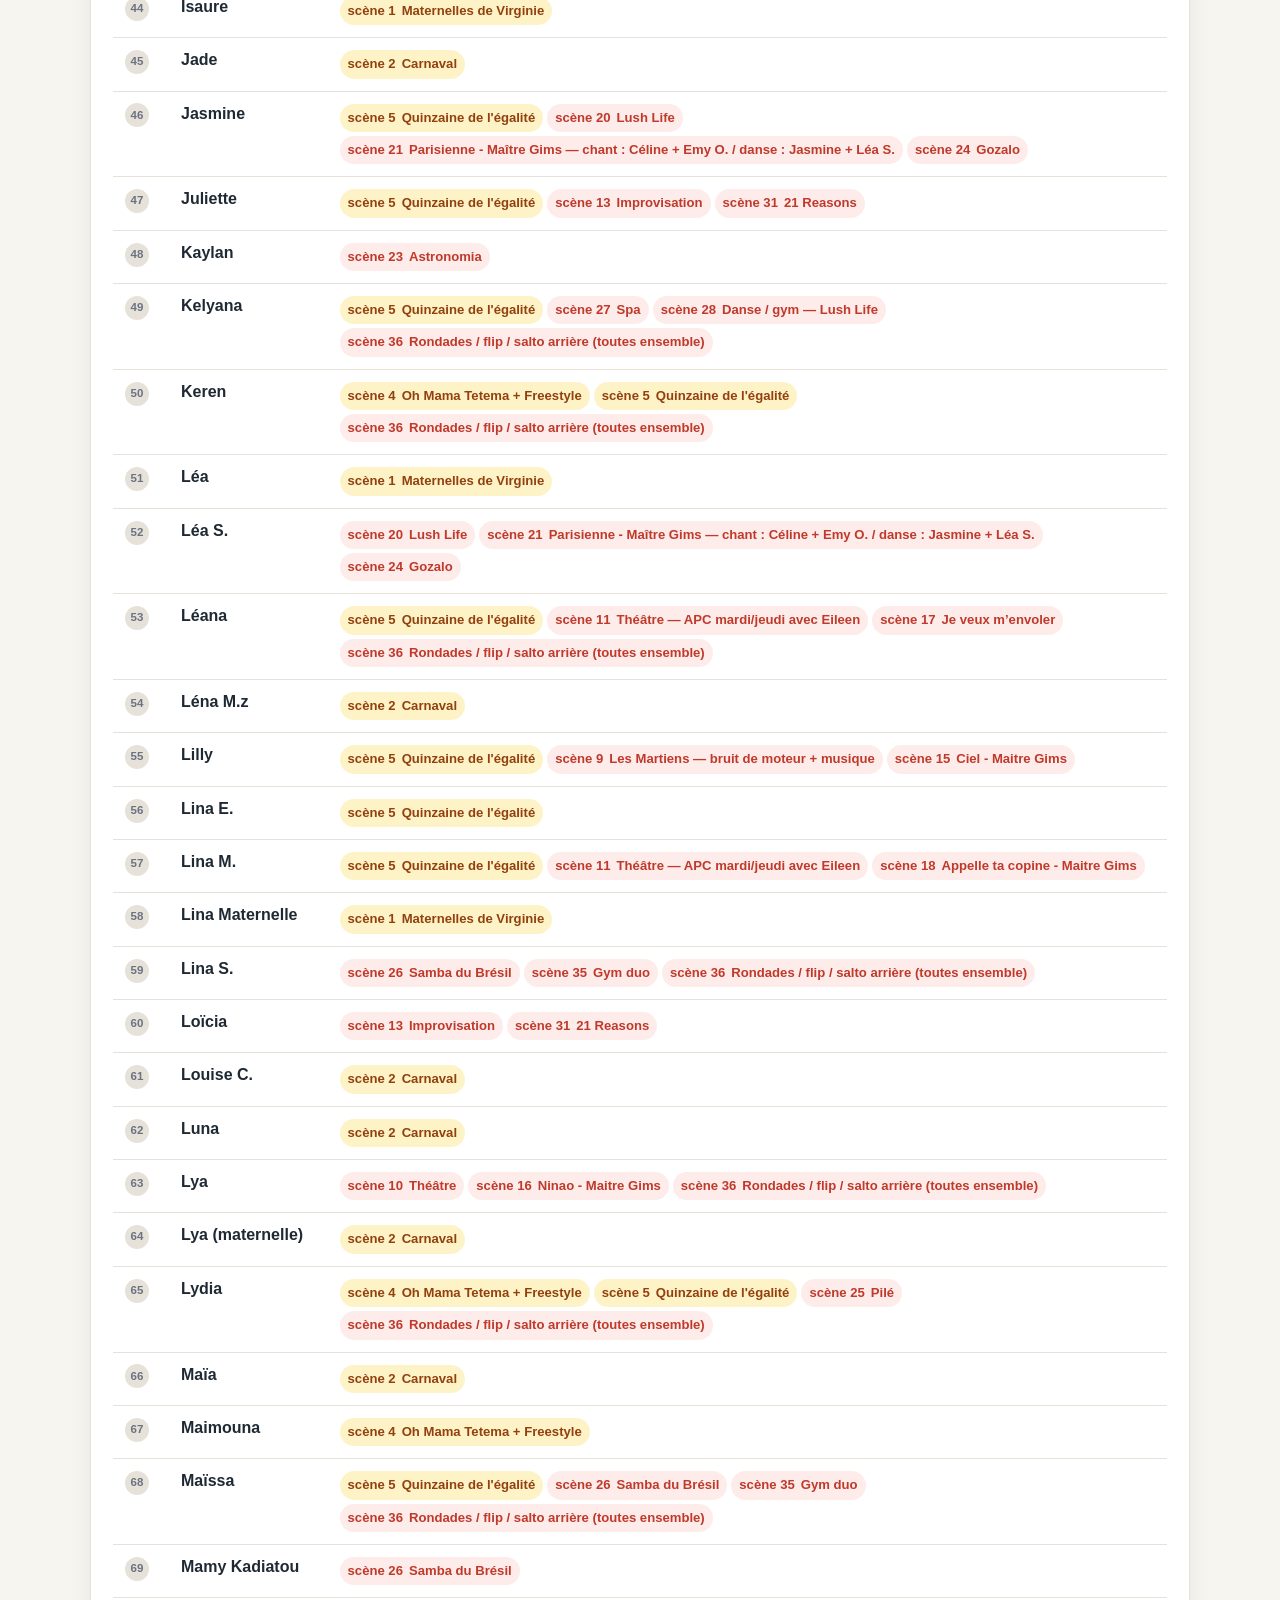
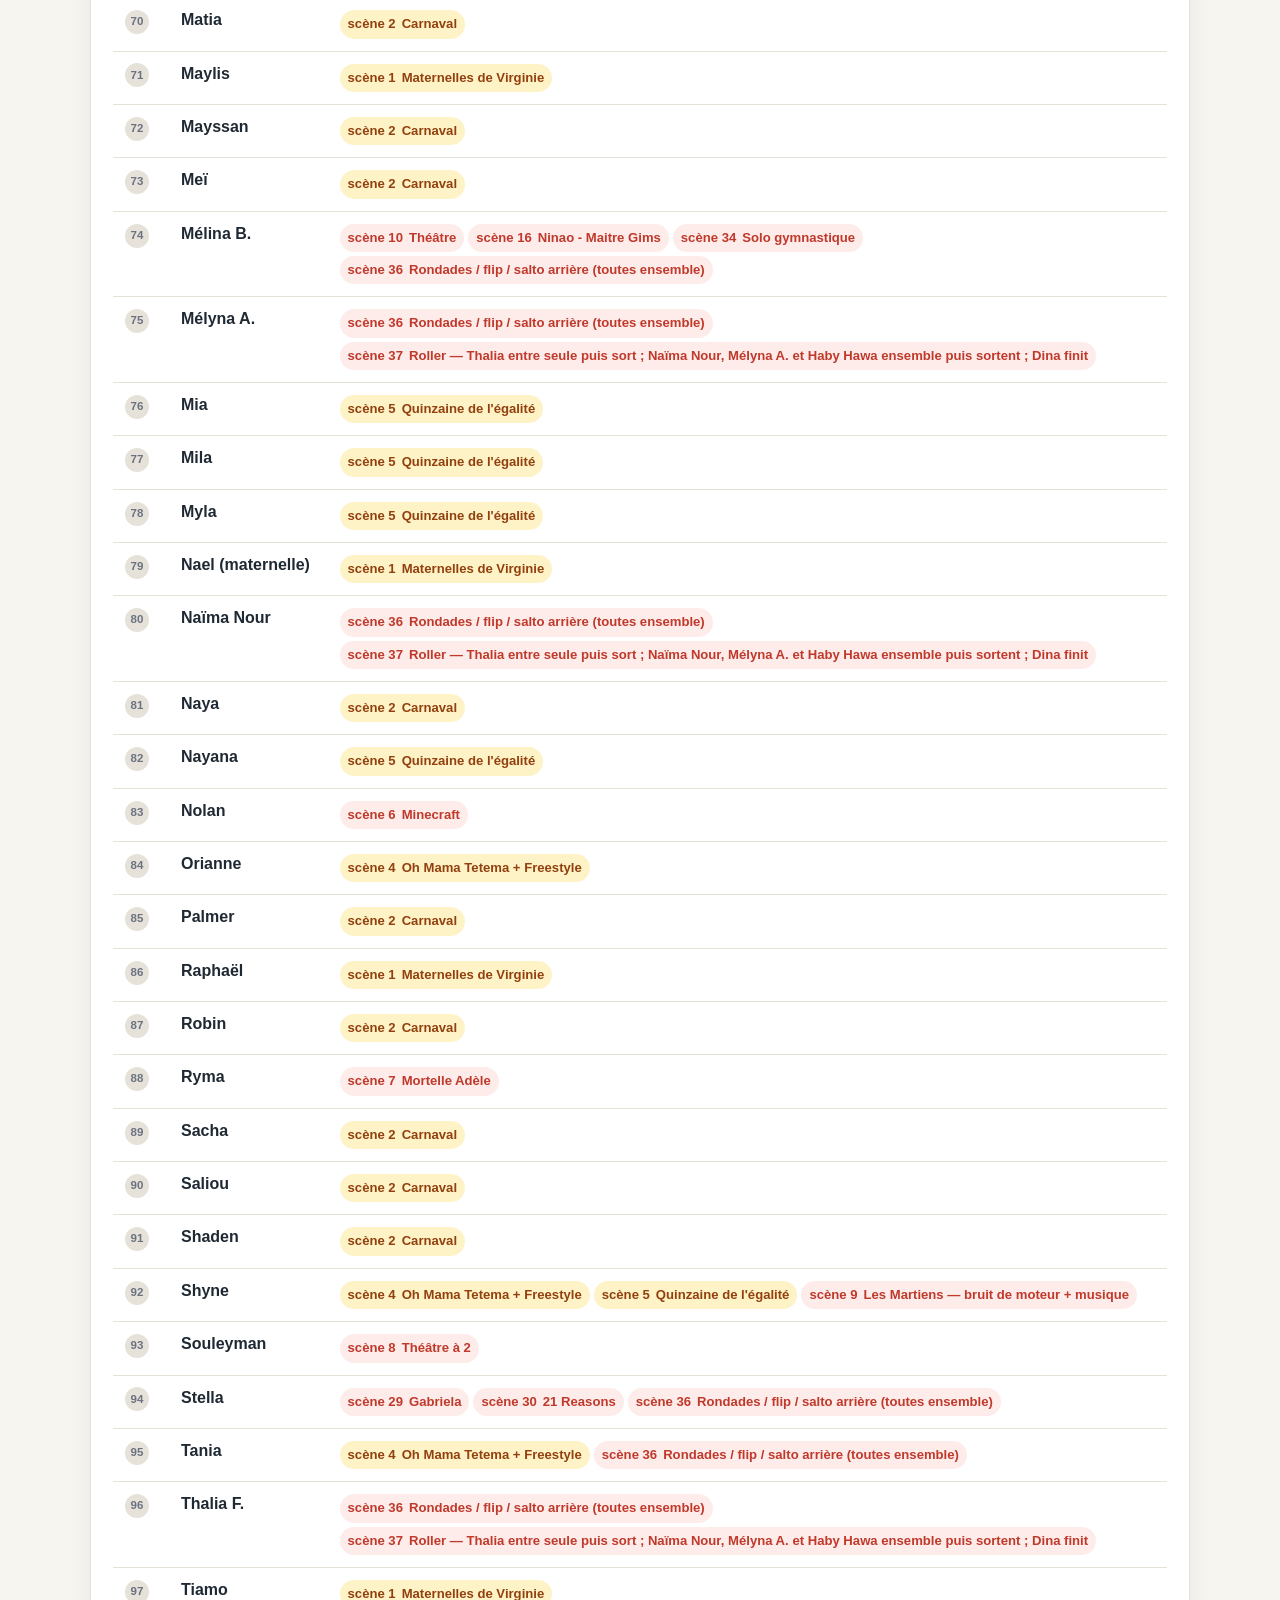
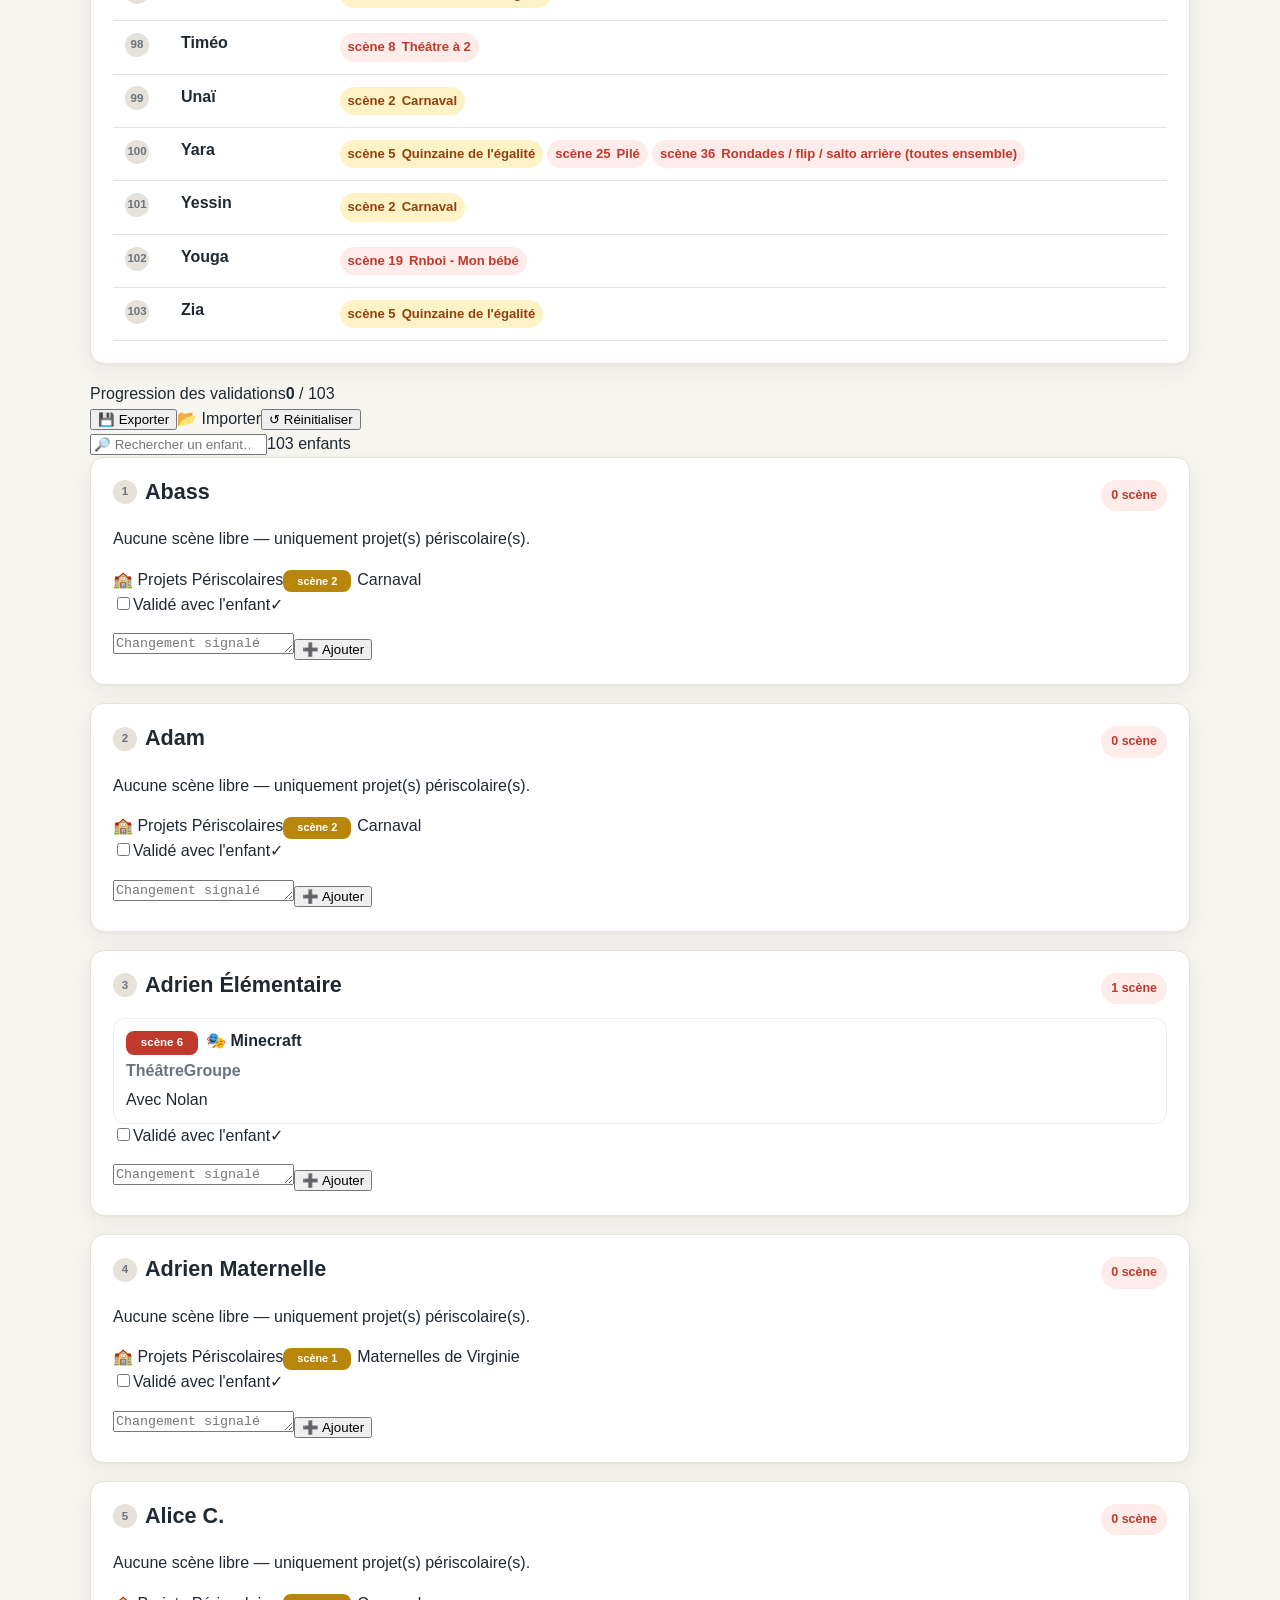
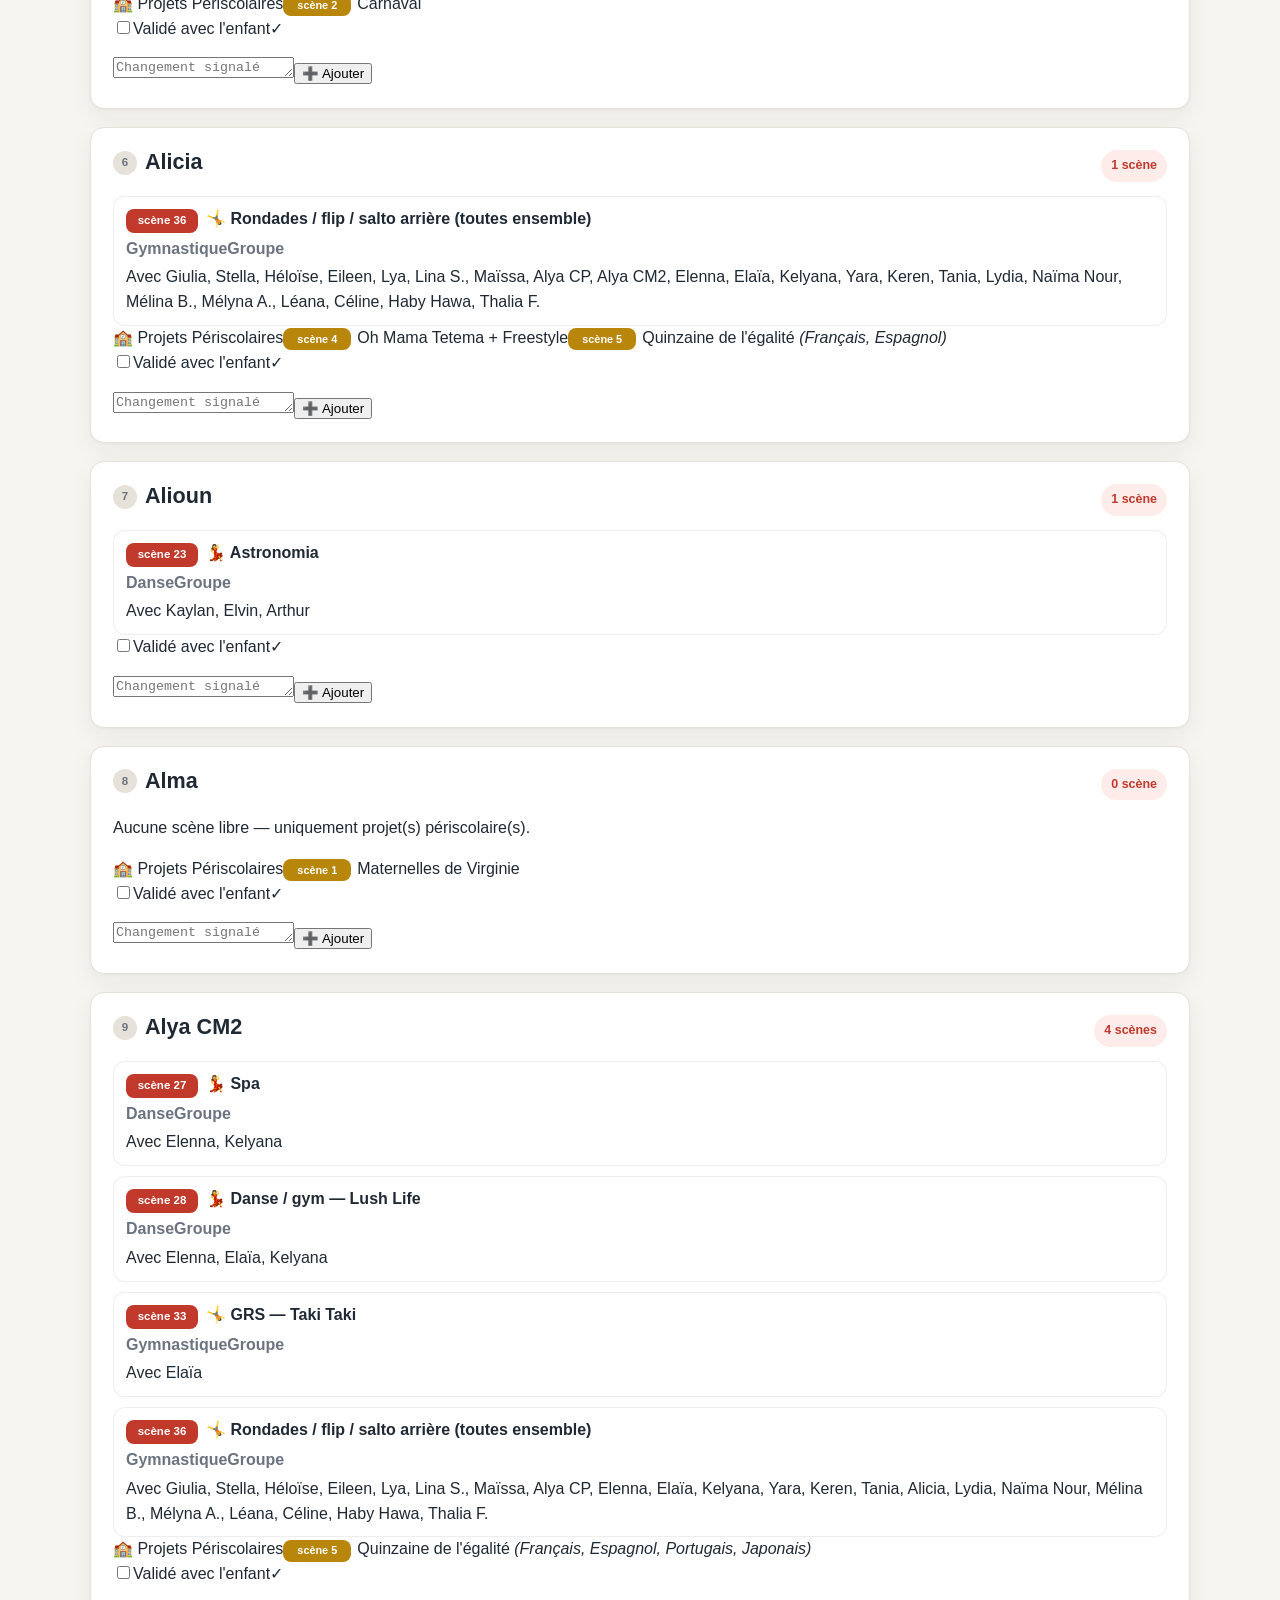
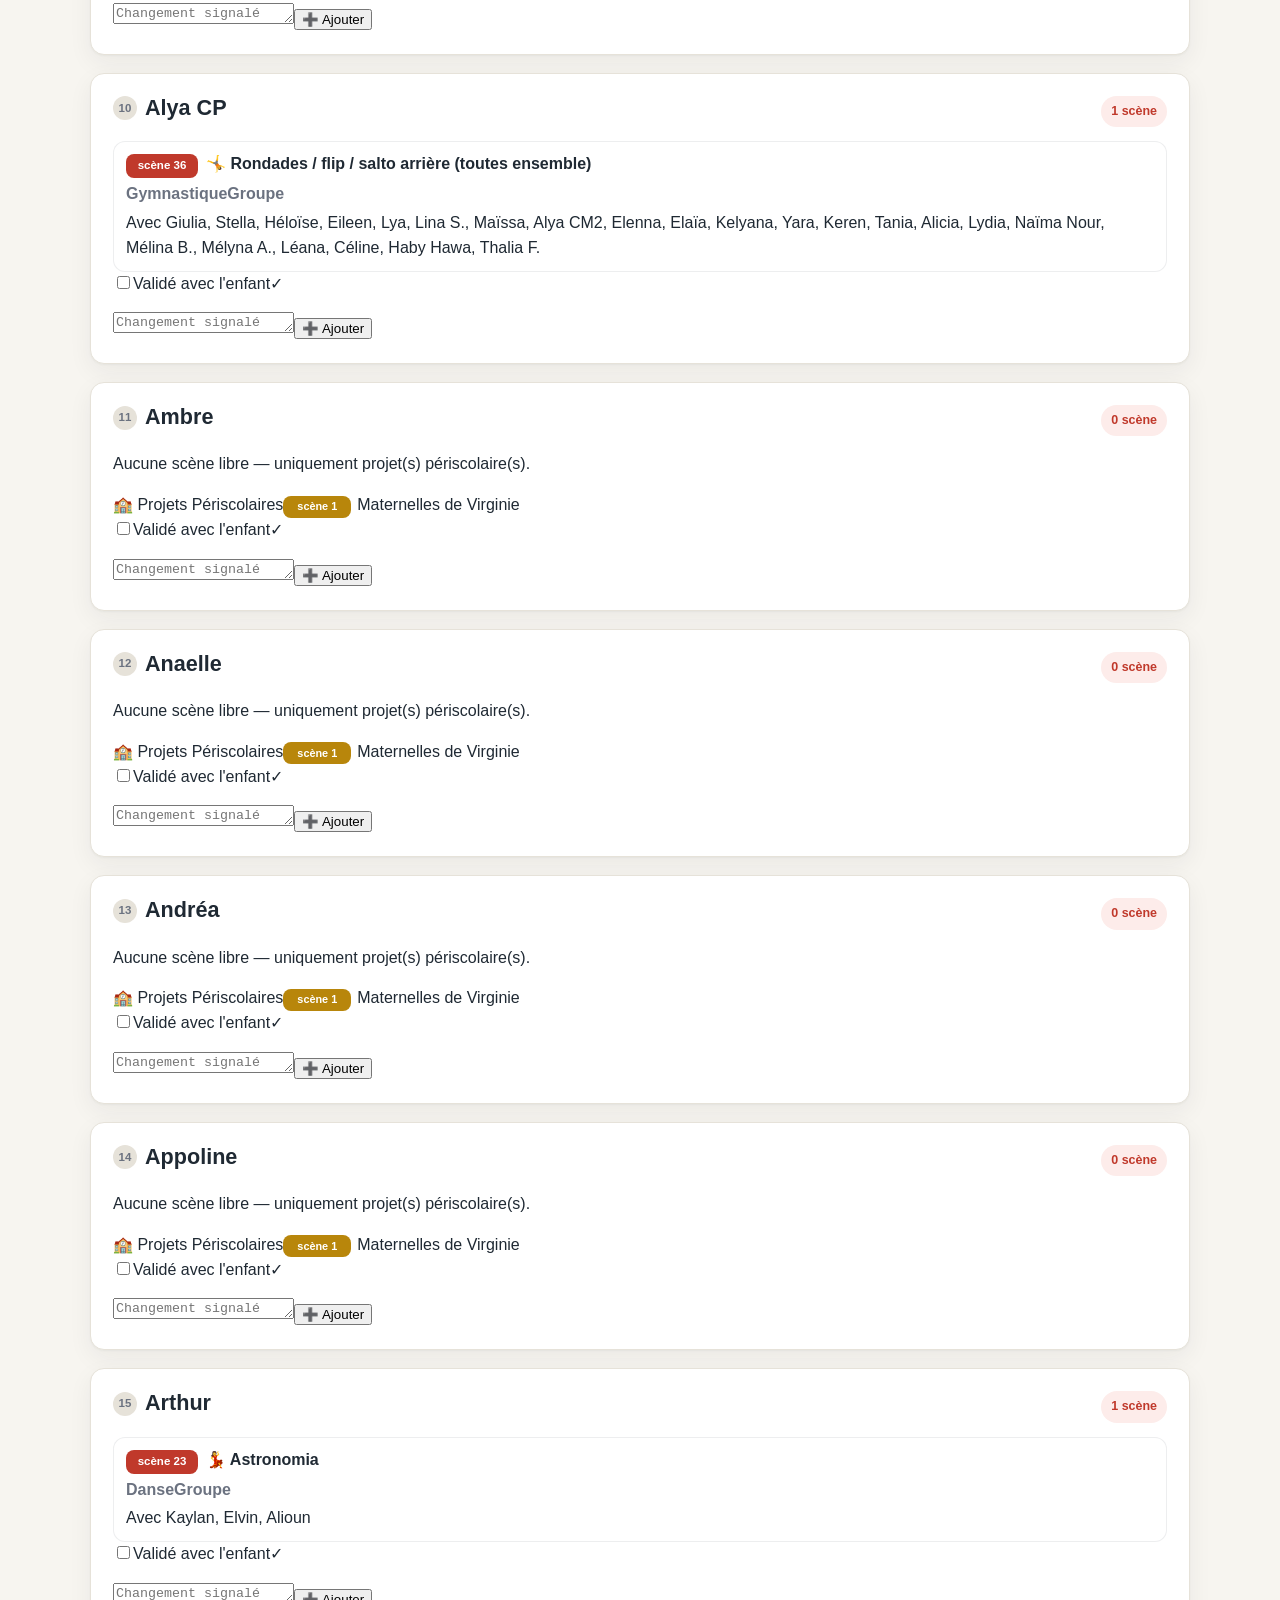
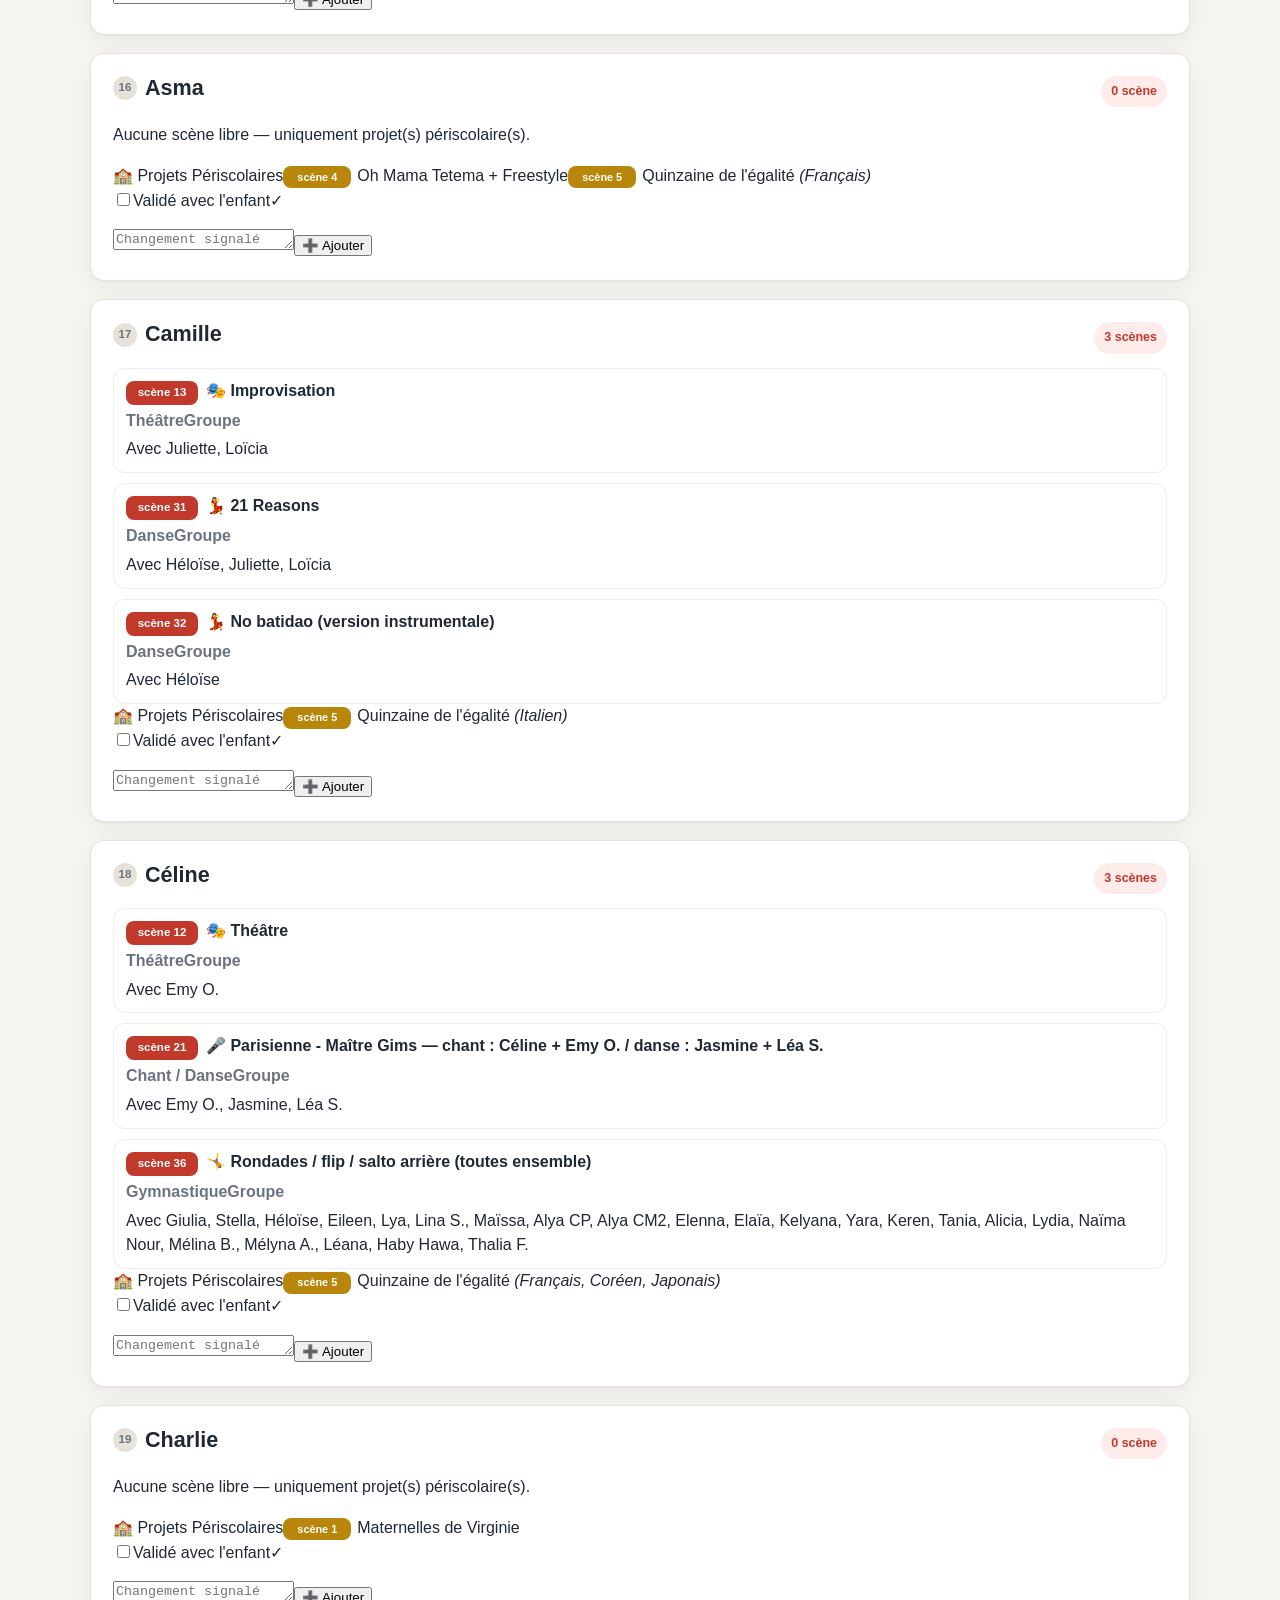
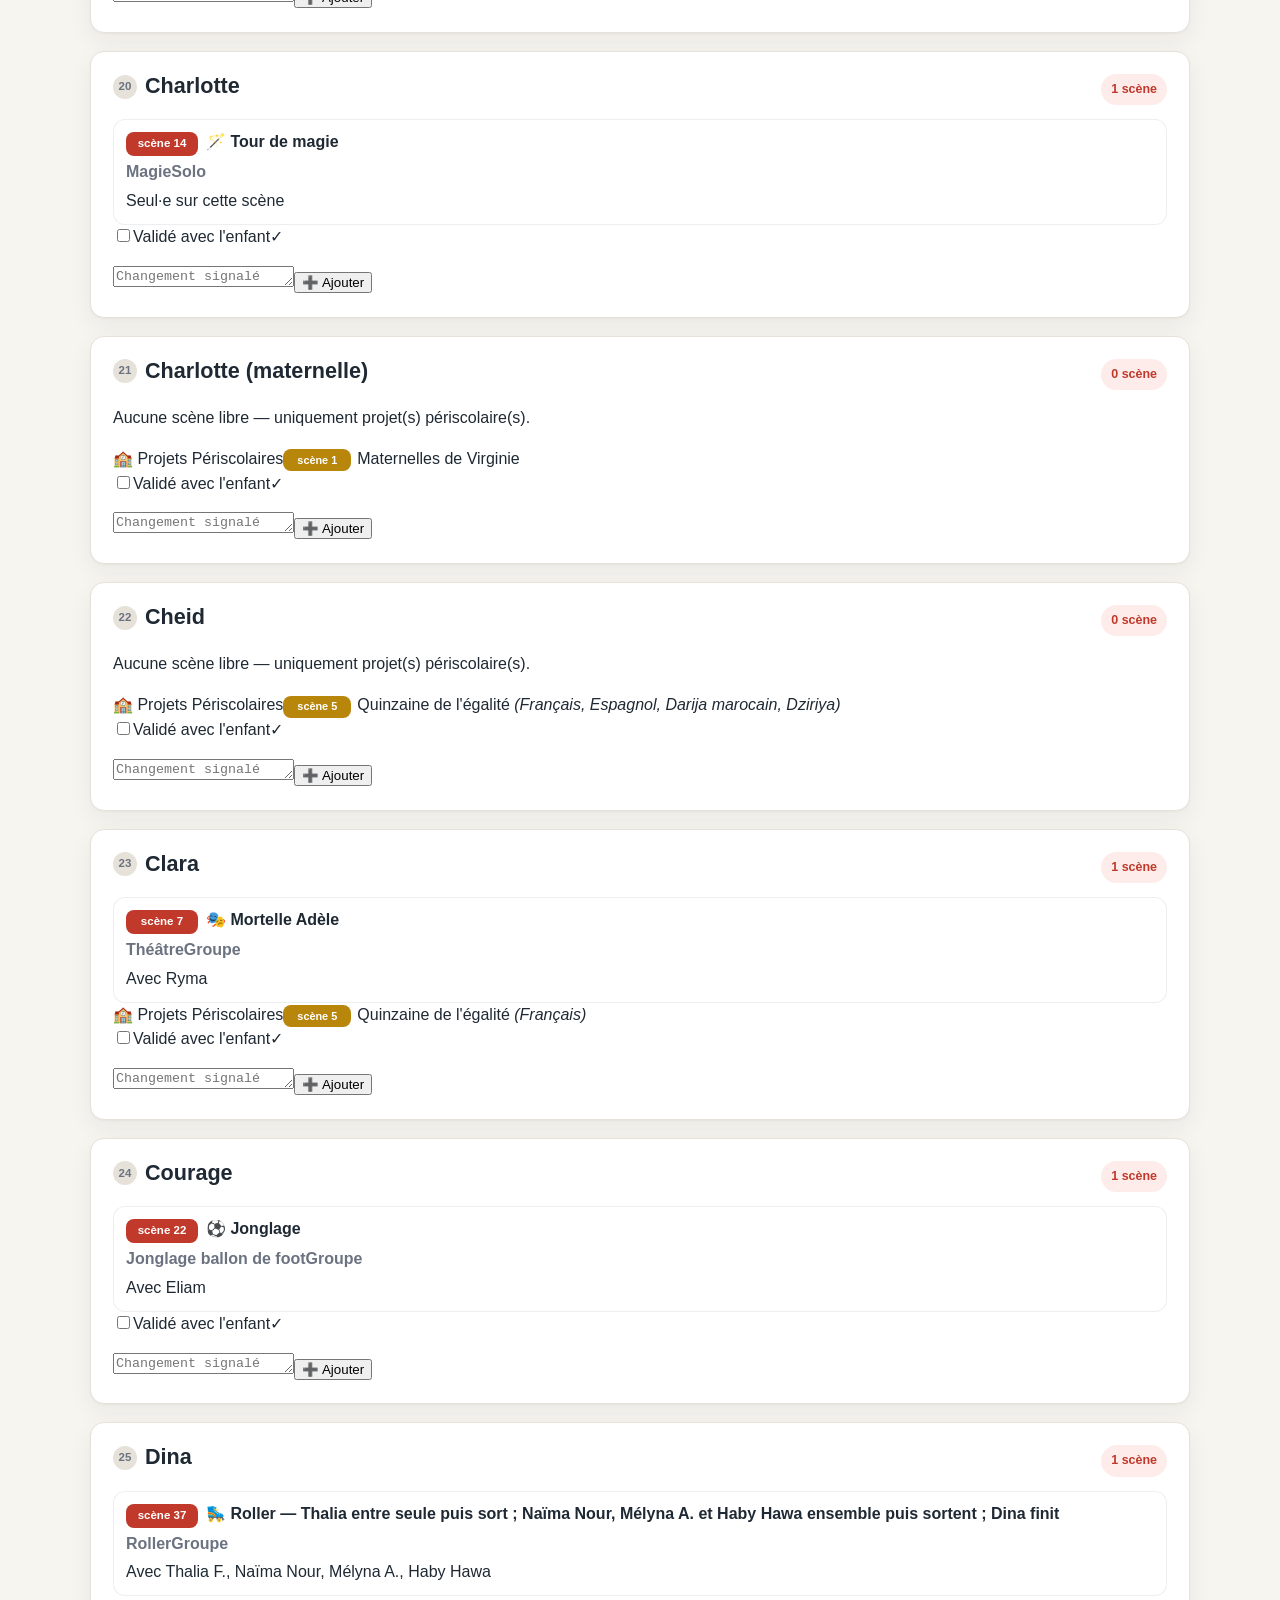
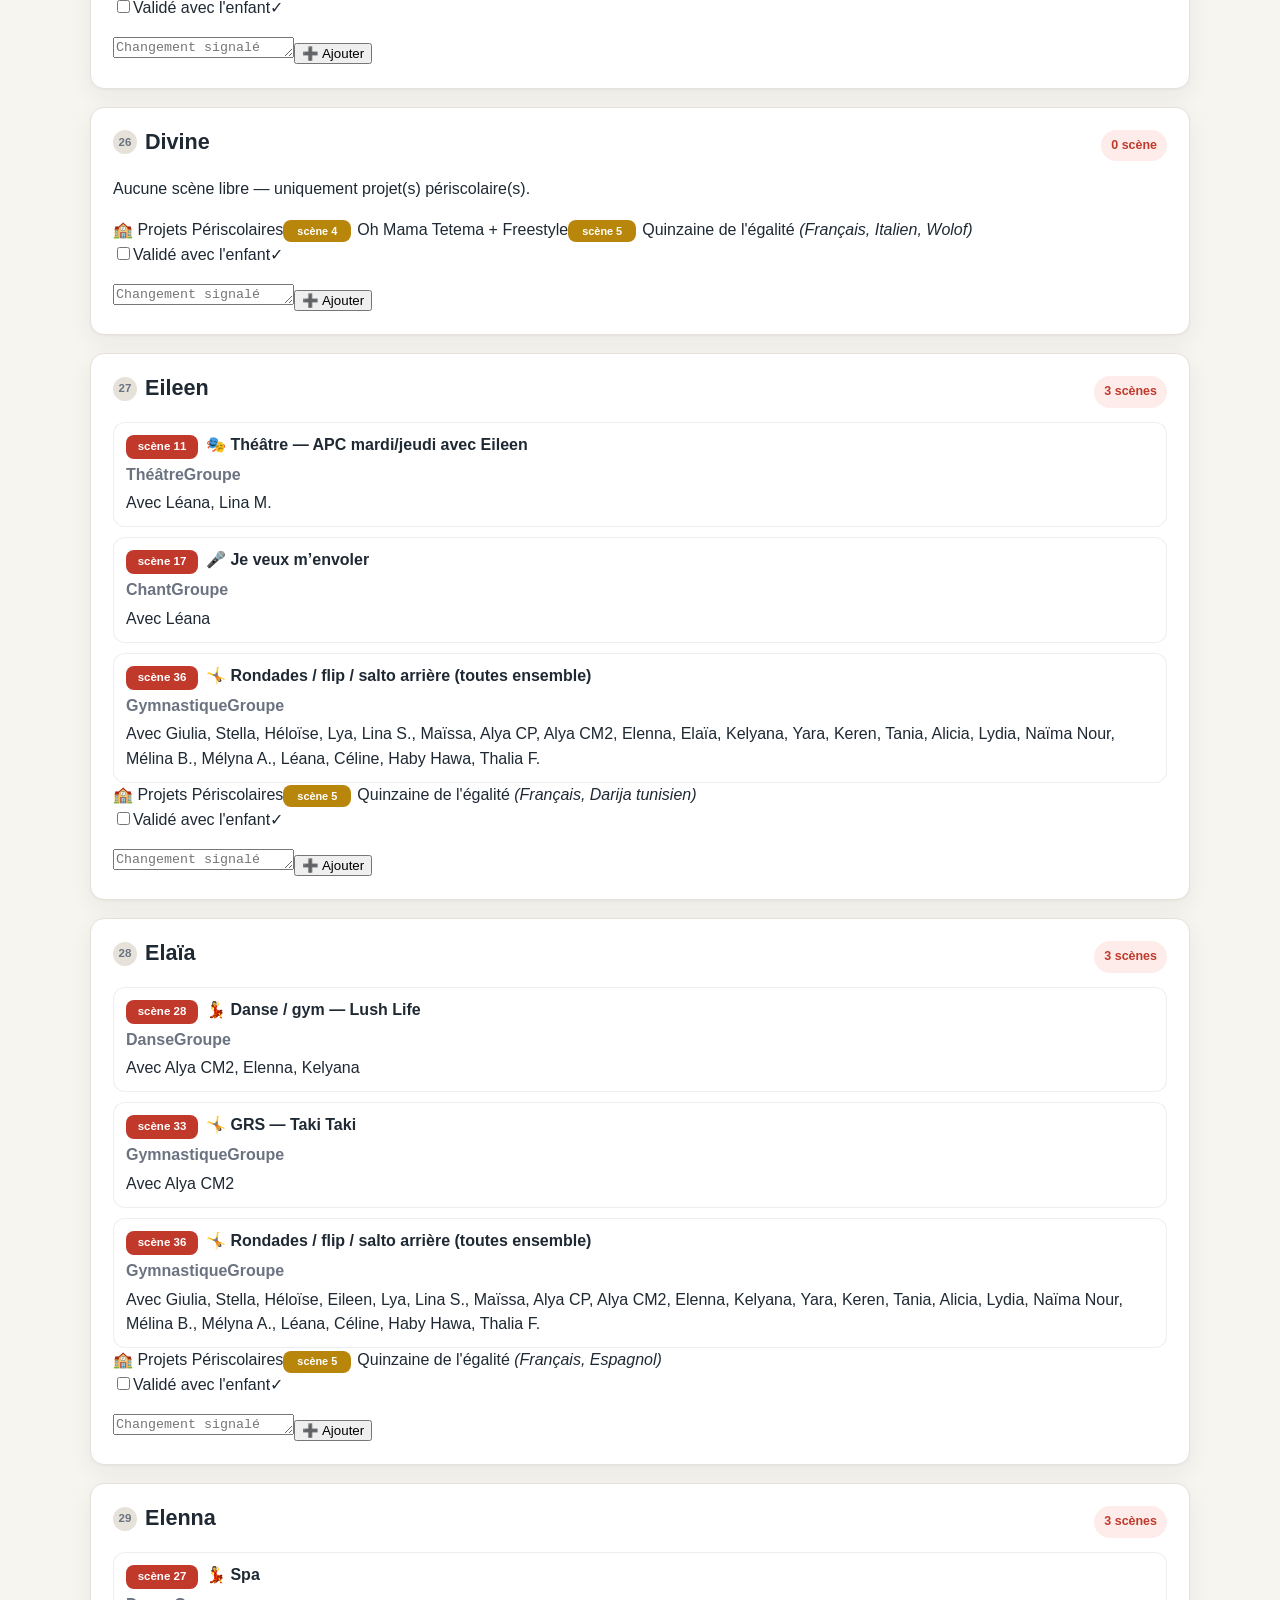
<file: enfants.html>
<!DOCTYPE html>
<html lang="fr">
<head>
  <meta charset="UTF-8">
  <meta name="viewport" content="width=device-width, initial-scale=1.0">
  <title>Enfants · Scène des Talents — École Arc en Ciel</title>
  <link rel="stylesheet" href="styles.css">
  <style>
    .kid-num{display:inline-flex;align-items:center;justify-content:center;min-width:24px;height:24px;border-radius:50%;background:var(--line);color:var(--muted);font-size:.72rem;font-weight:700;margin-right:8px;flex-shrink:0}.passage-num{display:inline-flex;align-items:center;justify-content:center;min-width:72px;height:24px;padding:0 8px;border-radius:8px;background:var(--accent);color:#fff;font-size:.72rem;font-weight:900;margin-right:8px;white-space:nowrap;flex-shrink:0}.st .passage-num{min-width:68px;height:22px;margin-right:6px;background:var(--gold);font-size:.68rem}
    .child-table-wrap{overflow:auto}.child-table{width:100%;border-collapse:collapse;background:#fff}.child-table th,.child-table td{padding:10px 12px;border-bottom:1px solid var(--line);text-align:left;vertical-align:top}.child-table th{font-size:.78rem;text-transform:uppercase;letter-spacing:.06em;color:var(--muted);background:var(--bg)}.scene-chip{display:inline-flex;align-items:center;gap:6px;margin:2px 4px 2px 0;padding:4px 8px;border-radius:999px;background:var(--accent-soft);color:var(--accent);font-size:.82rem;font-weight:800}.scene-chip.school{background:#fef3c7;color:#92400e}.scene-chip strong{font-weight:900}
    @media (max-width:700px){.child-table-wrap{overflow:visible}.child-table,.child-table tbody,.child-table tr,.child-table td{display:block;width:100%}.child-table thead{display:none}.child-table{background:transparent}.child-table tr{padding:14px 12px;margin:0 0 12px;border:1px solid var(--line);border-radius:var(--radius);background:#fff;box-shadow:var(--shadow);text-align:center}.child-table td{padding:4px 0;border:0;text-align:center}.child-table td:first-child{display:none}.child-table td:nth-child(2){font-size:1.08rem}.child-table td:nth-child(3){display:flex;flex-direction:column;align-items:center;gap:7px;margin-top:10px}.scene-chip{display:flex;width:min(100%,360px);justify-content:center;align-items:center;gap:8px;margin:0;padding:9px 10px;border-radius:10px;text-align:center;line-height:1.25}.scene-chip strong{display:inline-flex;flex:0 0 auto}.kid-card .groups li{text-align:center}.kid-card .groups .who,.kid-card .groups .scene,.kid-card .groups .companions{display:block;width:100%;text-align:center}.kid-card .groups .who{line-height:1.35}.kid-card .groups .scene{margin-top:8px}.kid-card .groups .companions{margin-top:7px}.kid-card .passage-num{display:flex;width:fit-content;margin:0 auto 8px}.school-tags{display:grid;justify-items:center;gap:8px;text-align:center}.school-tags .st{display:block;width:min(100%,360px);padding:9px 10px;border-radius:10px;background:#fef3c7;color:#92400e}.school-tags .st .passage-num{margin:0 auto 7px}}
  </style>
</head>
<body>
  <nav class="nav"><div class="nav-inner"><a class="brand" href="index.html"><span class="dot"><svg class="svg-icon" viewBox="0 0 24 24"><path d="M4 6h16v7a8 8 0 0 1-16 0V6Z"/><path d="M8 10h.01M16 10h.01M9 16c2 1.4 4 1.4 6 0"/><path d="M7 3v3M17 3v3"/></svg></span><span>Scène des Talents<small>École Arc en Ciel · 19 juin</small></span></a><button class="nav-toggle" id="navToggle" aria-label="Menu" aria-expanded="false"><svg viewBox="0 0 24 24" fill="none" stroke="currentColor" stroke-width="2" stroke-linecap="round"><line x1="3" y1="6" x2="21" y2="6"/><line x1="3" y1="12" x2="21" y2="12"/><line x1="3" y1="18" x2="21" y2="18"/></svg></button><ul class="nav-links" id="navLinks"><li><a href="index.html"><svg class="svg-icon" viewBox="0 0 24 24"><path d="M3 11l9-8 9 8"/><path d="M5 10v10h14V10"/><path d="M10 20v-6h4v6"/></svg>Accueil</a></li><li><a href="info-parents.html"><svg class="svg-icon" viewBox="0 0 24 24"><circle cx="12" cy="12" r="9"/><path d="M12 11v5"/><path d="M12 8h.01"/></svg>Informations parents</a></li><li><a href="enfants.html" class="active"><svg class="svg-icon" viewBox="0 0 24 24"><circle cx="12" cy="8" r="4"/><path d="M8 14h8l2 7H6l2-7Z"/></svg>Enfants</a></li><li><a href="orga.html"><svg class="svg-icon" viewBox="0 0 24 24"><rect x="3" y="4" width="18" height="18" rx="2"/><path d="M16 2v4M8 2v4M3 10h18"/></svg>Scènes</a></li><li><a href="repere-enfants.html"><svg class="svg-icon" viewBox="0 0 24 24"><circle cx="12" cy="12" r="9"/><path d="m15 9-2 5-5 2 2-5 5-2Z"/></svg>Repère Pour les enfants</a></li><li><a href="repetition.html"><svg class="svg-icon" viewBox="0 0 24 24"><path d="M4 4h16v16H4z"/><path d="m10 8 6 4-6 4V8Z"/></svg>Répétitions</a></li><li><a href="nico.html"><svg class="svg-icon" viewBox="0 0 24 24"><path d="M20 6 9 17l-5-5"/></svg>Nico</a></li><li><a href="stats.html"><svg class="svg-icon" viewBox="0 0 24 24"><path d="M4 19V5"/><path d="M4 19h16"/><rect x="7" y="11" width="3" height="5"/><rect x="12" y="8" width="3" height="8"/><rect x="17" y="4" width="3" height="12"/></svg>Statistiques</a></li></ul></div></nav>
  <div class="wrap">
    <header class="page-head"><p class="kicker">Validation avec les enfants</p><h1>Les enfants</h1><p class="meta">Coche chaque enfant validé et note les changements éventuels</p></header>
    <div class="rule"><strong>Le chiffre</strong> à droite = <strong>nombre de scènes libres</strong> (limite : 2 max). Les <strong>projets périscolaires</strong> ne comptent pas. Coche <strong>« Validé »</strong> quand tu as vu l'enfant, et note tout changement. Tout est <strong>sauvegardé sur ton téléphone</strong> — pense à <strong>Exporter</strong> pour enregistrer le fichier sur GitHub.</div>
    <p class="cat-title">Tableau rapide — scènes par enfant</p>
    <section class="section"><div class="child-table-wrap"><table class="child-table"><thead><tr><th>N°</th><th>Enfant</th><th>Scènes présentées</th></tr></thead><tbody id="childSceneTable"></tbody></table></div></section>
    <div class="toolbar" id="toolbar"><div class="progress"><div class="progress-top"><span class="progress-label">Progression des validations</span><span class="progress-val"><strong id="progCount">0</strong> / <span id="progTotal">0</span></span></div><div class="progress-track"><div class="progress-fill" id="progFill"></div></div></div><div class="toolbar-actions"><button type="button" class="btn" id="btnExport">💾 Exporter</button><label class="btn btn-import">📂 Importer<input type="file" id="fileImport" accept="application/json,.json" hidden></label><button type="button" class="btn ghost" id="btnReset">↺ Réinitialiser</button></div></div>
    <div class="search-bar"><input type="search" id="search" placeholder="🔎 Rechercher un enfant…" autocomplete="off"><span class="search-count" id="searchCount"></span></div>
    <div class="kid-grid" id="kidGrid"></div><footer>Scène des Talents · École Arc en Ciel · 19 juin</footer>
  </div>
  <script src="data.js"></script>
  <script>
    const toggle=document.getElementById('navToggle');const links=document.getElementById('navLinks');toggle.addEventListener('click',()=>{const open=links.classList.toggle('open');toggle.setAttribute('aria-expanded',open);});
    const esc=s=>String(s).replace(/[&<>]/g,c=>({'&':'&amp;','<':'&lt;','>':'&gt;'}[c]));const escAttr=s=>esc(s).replace(/"/g,'&quot;');const childName=s=>canonical(s).trim().toLocaleLowerCase('fr-FR').replace(/(^|[\s'’-])(\p{L})/gu,(m,p,l)=>p+l.toLocaleUpperCase('fr-FR')).replace(/\bCp\b/g,'CP').replace(/\bCm2\b/g,'CM2');
    const schoolNums=new Map(SCHOOL_PROJECTS.map((p,i)=>[p.name,i+1]));
    const kids=new Map();const getKid=raw=>{const disp=childName(raw);const key=normKey(disp);if(!kids.has(key))kids.set(key,{display:disp,key,free:[],school:[]});return kids.get(key);};
    let passageNum=SCHOOL_PROJECTS.length;FREE_CATEGORIES.forEach(cat=>{cat.scenes.forEach(s=>{passageNum+=1;const solo=s.who.length===1;s.who.forEach(w=>{getKid(w).free.push({num:passageNum,cat:cat.name,icon:cat.icon,scene:s.scene,solo,who:s.who});});});});
    SCHOOL_PROJECTS.forEach(p=>{if(p.kids){p.kids.forEach(k=>getKid(k).school.push({num:schoolNums.get(p.name),name:p.name,extra:''}));}if(p.languages){const byKid=new Map();p.languages.forEach(l=>l.kids.forEach(k=>{const disp=childName(k);const key=normKey(disp);if(!byKid.has(key))byKid.set(key,{display:disp,langs:[]});byKid.get(key).langs.push(l.lang);}));byKid.forEach(({display,langs})=>{getKid(display).school.push({num:schoolNums.get(p.name),name:p.name,extra:langs.join(', ')});});}});
    const sorted=[...kids.values()].sort((a,b)=>a.display.localeCompare(b.display,'fr',{sensitivity:'base'}));
    document.getElementById('childSceneTable').innerHTML=sorted.map((ch,idx)=>{const childNum=idx+1;const items=[...ch.school.map(s=>({num:s.num,name:s.name,type:'school'})),...ch.free.map(f=>({num:f.num,name:f.scene,type:'free'}))].sort((a,b)=>a.num-b.num);return `<tr><td><span class="kid-num">${childNum}</span></td><td><strong>${esc(ch.display)}</strong></td><td>${items.map(i=>`<span class="scene-chip ${i.type==='school'?'school':''}"><strong>scène ${i.num}</strong> ${esc(i.name)}</span>`).join('')}</td></tr>`;}).join('');
    const STORAGE_KEY='scene-talents-validations-v1';let state={};try{state=JSON.parse(localStorage.getItem(STORAGE_KEY))||{};}catch(e){state={};}const saveState=()=>{try{localStorage.setItem(STORAGE_KEY,JSON.stringify(state));}catch(e){}};const getEntry=key=>{const e=(state[key]=state[key]||{v:false,notes:[]});if(!Array.isArray(e.notes))e.notes=e.n?[e.n]:[];delete e.n;return e;};
    const renderNotes=notes=>notes.map((t,i)=>`<li class="note-item"><span class="note-text">${esc(t)}</span><button type="button" class="note-del" data-index="${i}" aria-label="Supprimer cette note">×</button></li>`).join('');
    const companionText=(ch,f)=>{if(f.solo)return 'Seul·e sur cette scène';const others=f.who.map(n=>childName(n)).filter(n=>normKey(n)!==ch.key);return others.length?'Avec '+others.join(', '):'Groupe';};
    const iconLabel=icon=>({theatre:'🎭',magic:'🪄',mic:'🎤',football:'⚽',dance:'💃',gym:'🤸',roller:'🛼'}[icon]||icon);
    const card=(ch,idx)=>{const childNum=idx+1;const n=ch.free.length;const over=n>2;const badgeClass=over?'count warn':(n===0?'count zero':'count');const label=`${n} scène${n>1?'s':''}`;const freeHtml=ch.free.length?`<ul class="groups">${ch.free.map(f=>`<li><span class="who"><span class="passage-num">scène ${f.num}</span>${iconLabel(f.icon)} ${esc(f.scene)}</span><span class="scene"><span class="tag-cat">${esc(f.cat)}</span><span class="tag ${f.solo?'solo':'group'}">${f.solo?'Solo':'Groupe'}</span></span><span class="companions">${esc(companionText(ch,f))}</span></li>`).join('')}</ul>`:`<p class="empty">Aucune scène libre — uniquement projet(s) périscolaire(s).</p>`;const schoolHtml=ch.school.length?`<div class="school-tags"><span class="st-label">🏫 Projets Périscolaires</span>${ch.school.map(s=>`<span class="st" title="${escAttr(s.extra)}"><span class="passage-num">scène ${s.num}</span>${esc(s.name)}${s.extra?` <em>(${esc(s.extra)})</em>`:''}</span>`).join('')}</div>`:'';const e=getEntry(ch.key);return `<section class="section kid-card ${e.v?'is-validated':''}" data-key="${escAttr(ch.key)}" data-name="${escAttr(ch.display.toLowerCase())}" data-child-number="${childNum}"><div class="section-head"><h2><span class="kid-num">${childNum}</span>${esc(ch.display)}</h2><span class="${badgeClass}">${label}</span></div>${freeHtml}${schoolHtml}<label class="validate-row"><input type="checkbox" class="chk" ${e.v?'checked':''}><span class="validate-label">Validé avec l'enfant</span><span class="validate-state">✓</span></label><div class="notes"><ul class="notes-list">${renderNotes(e.notes)}</ul><div class="note-input"><textarea class="note-field" rows="1" placeholder="Changement signalé par l'enfant…"></textarea><button type="button" class="btn note-add">➕ Ajouter</button></div></div></section>`;};
    const grid=document.getElementById('kidGrid');grid.innerHTML=sorted.map((ch,i)=>card(ch,i)).join('');
    const progCount=document.getElementById('progCount'),progTotal=document.getElementById('progTotal'),progFill=document.getElementById('progFill');const total=sorted.length;progTotal.textContent=total;function updateProgress(){const done=sorted.filter(ch=>getEntry(ch.key).v).length;progCount.textContent=done;progFill.style.width=(total?done/total*100:0)+'%';}updateProgress();
    function autoGrow(ta){ta.style.height='auto';ta.style.height=ta.scrollHeight+'px';}
    grid.addEventListener('change',ev=>{const chk=ev.target.closest('.chk');if(!chk)return;const cardEl=chk.closest('.kid-card');const key=cardEl.dataset.key;getEntry(key).v=chk.checked;cardEl.classList.toggle('is-validated',chk.checked);saveState();updateProgress();});
    grid.addEventListener('input',ev=>{const ta=ev.target.closest('.note-field');if(ta)autoGrow(ta);});
    grid.addEventListener('click',ev=>{const add=ev.target.closest('.note-add');const del=ev.target.closest('.note-del');if(!add&&!del)return;const cardEl=ev.target.closest('.kid-card');const entry=getEntry(cardEl.dataset.key);const listEl=cardEl.querySelector('.notes-list');if(add){const ta=cardEl.querySelector('.note-field');const txt=ta.value.trim();if(!txt){ta.focus();return;}entry.notes.push(txt);ta.value='';autoGrow(ta);}else if(del){entry.notes.splice(Number(del.dataset.index),1);}saveState();listEl.innerHTML=renderNotes(entry.notes);});
    const searchCount=document.getElementById('searchCount');const updateCount=shown=>{searchCount.textContent=shown===total?`${total} enfants`:`${shown} / ${total} enfants`;};updateCount(total);const search=document.getElementById('search');search.addEventListener('input',()=>{const q=normKey(search.value);let shown=0;grid.querySelectorAll('.kid-card').forEach(c=>{const match=!q||normKey(c.dataset.name).includes(q);c.style.display=match?'':'none';if(match)shown++;});updateCount(shown);});
    document.getElementById('btnExport').addEventListener('click',()=>{const data={meta:{app:'Scène des Talents — École Arc en Ciel',evenement:'19 juin 2026',exporteLe:new Date().toISOString()},enfants:sorted.map((ch,idx)=>{const e=getEntry(ch.key);return{numero:idx+1,nom:ch.display,valide:!!e.v,notes:e.notes.slice()};})};const json=JSON.stringify(data,null,2);const blob=new Blob([json],{type:'application/json'});const url=URL.createObjectURL(blob);const a=document.createElement('a');const stamp=new Date().toISOString().slice(0,10);a.href=url;a.download=`validations-${stamp}.json`;document.body.appendChild(a);a.click();a.remove();URL.revokeObjectURL(url);});
    document.getElementById('fileImport').addEventListener('change',ev=>{const file=ev.target.files[0];if(!file)return;const reader=new FileReader();reader.onload=()=>{try{const data=JSON.parse(reader.result);(data.enfants||[]).forEach(e=>{const key=normKey(canonical(e.nom||''));if(!key)return;const notes=Array.isArray(e.notes)?e.notes:(e.note?[e.note]:[]);state[key]={v:!!e.valide,notes};});saveState();grid.querySelectorAll('.kid-card').forEach(cardEl=>{const e=getEntry(cardEl.dataset.key);const chk=cardEl.querySelector('.chk');chk.checked=e.v;cardEl.classList.toggle('is-validated',e.v);cardEl.querySelector('.notes-list').innerHTML=renderNotes(e.notes);});updateProgress();alert('✅ Validations importées.');}catch(err){alert('❌ Fichier invalide : '+err.message);}ev.target.value='';};reader.readAsText(file);});
    document.getElementById('btnReset').addEventListener('click',()=>{if(!confirm('Effacer toutes les validations et notes de ce téléphone ?\n(pense à Exporter avant si tu veux les garder)'))return;state={};saveState();grid.querySelectorAll('.kid-card').forEach(cardEl=>{cardEl.classList.remove('is-validated');cardEl.querySelector('.chk').checked=false;cardEl.querySelector('.notes-list').innerHTML='';const ta=cardEl.querySelector('.note-field');ta.value='';autoGrow(ta);});updateProgress();});
  </script>
</body>
</html>
</file>
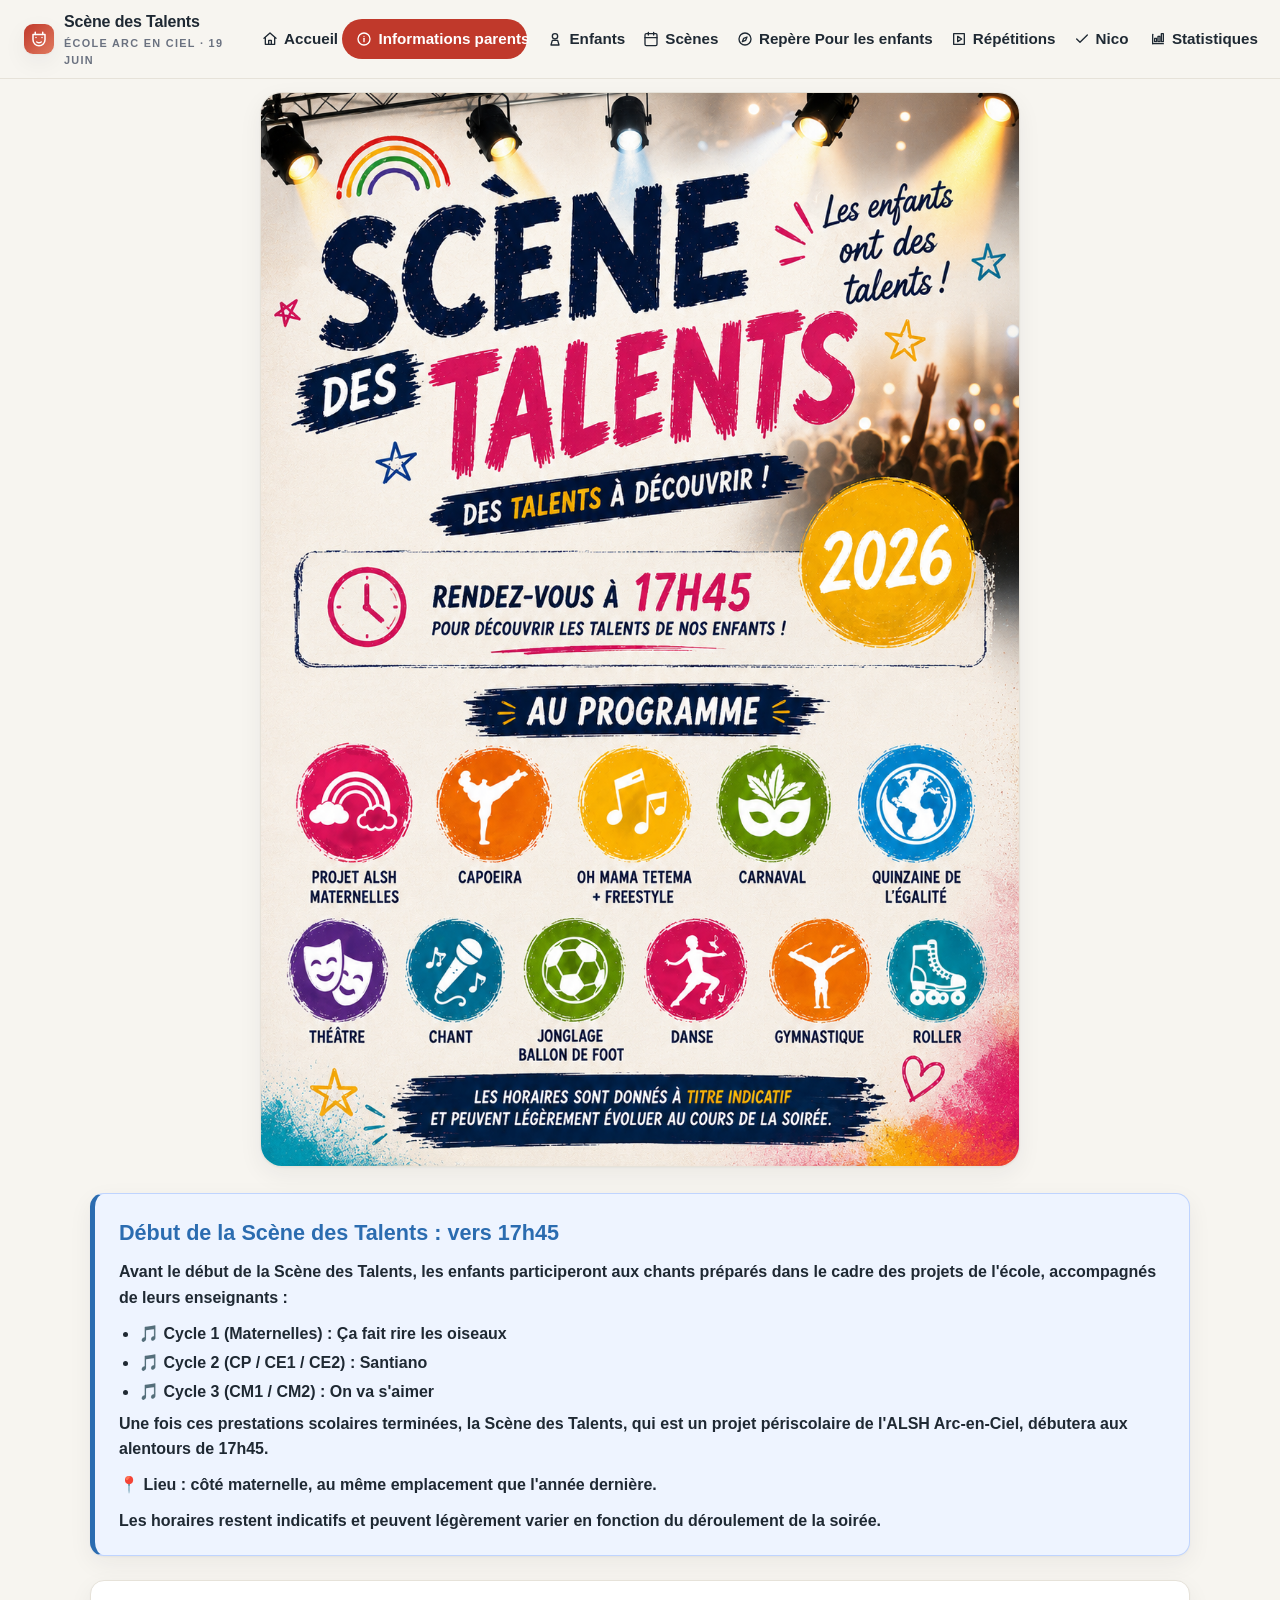
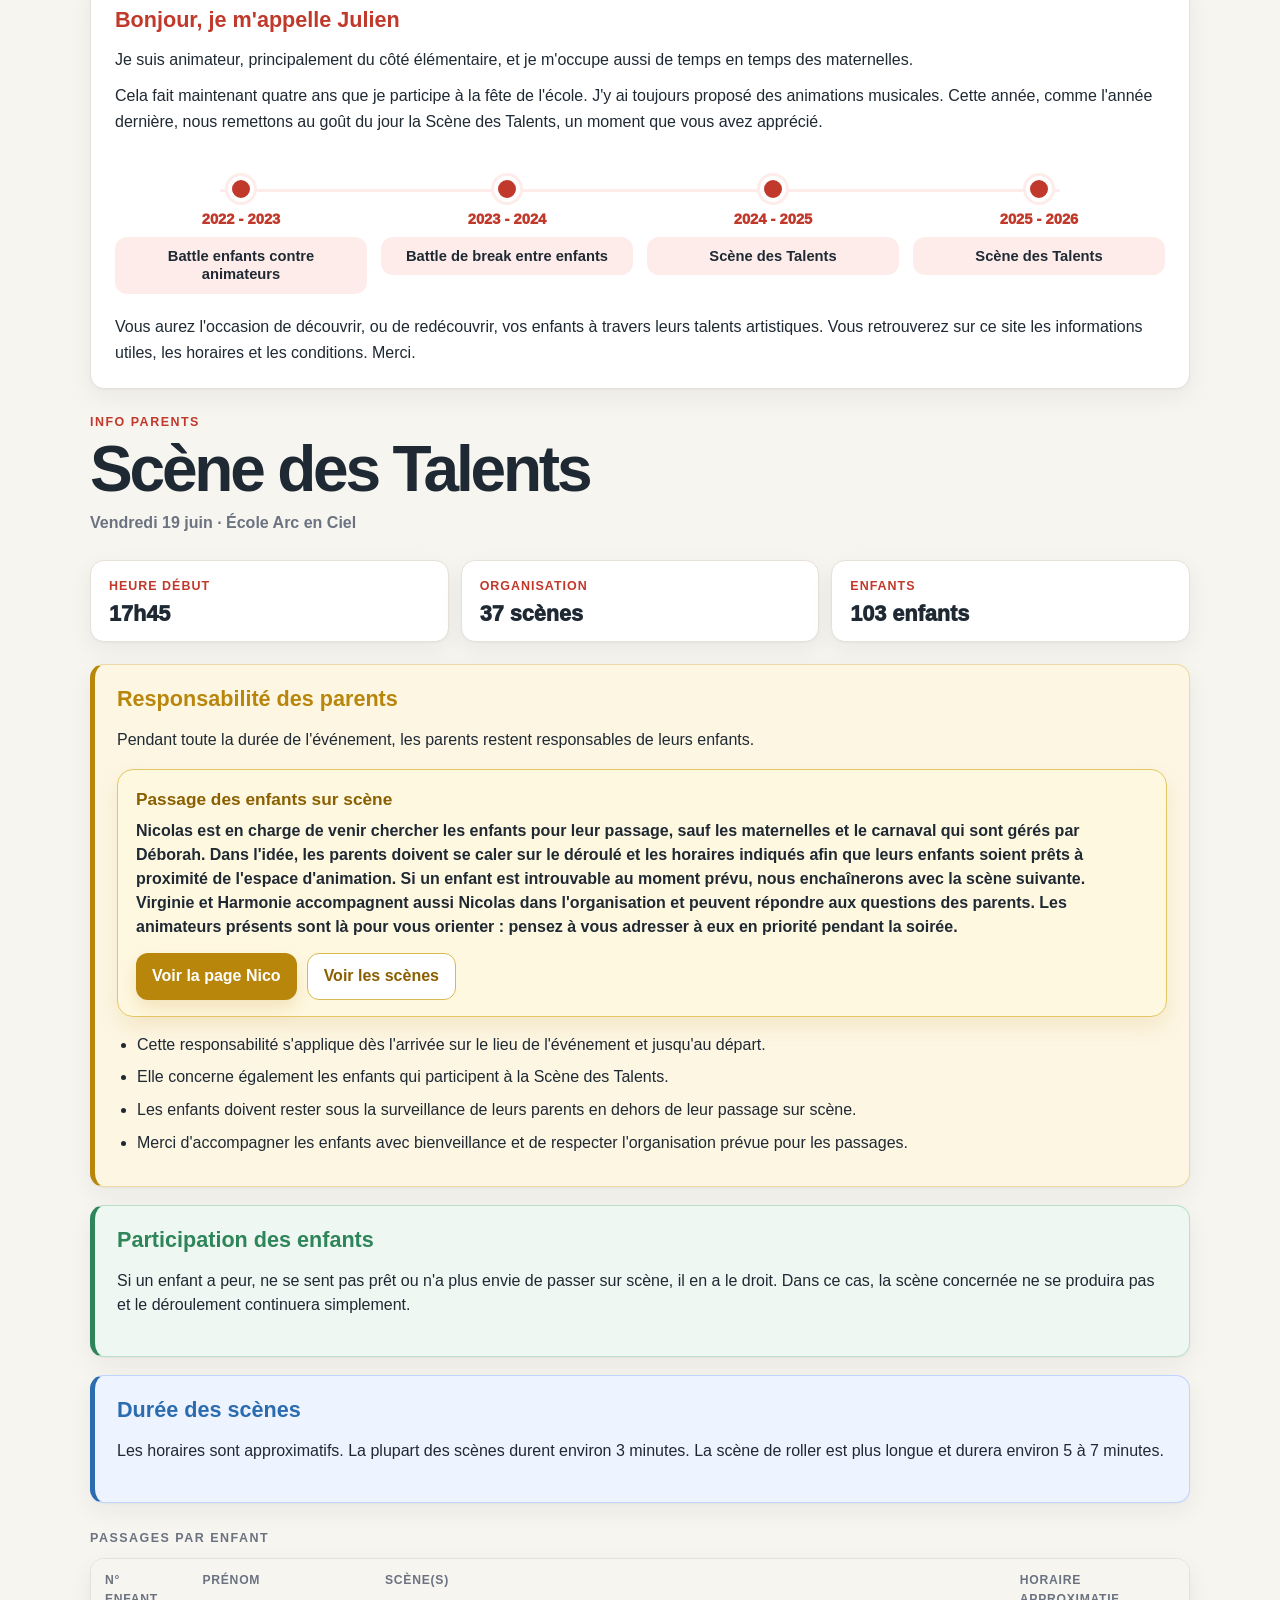
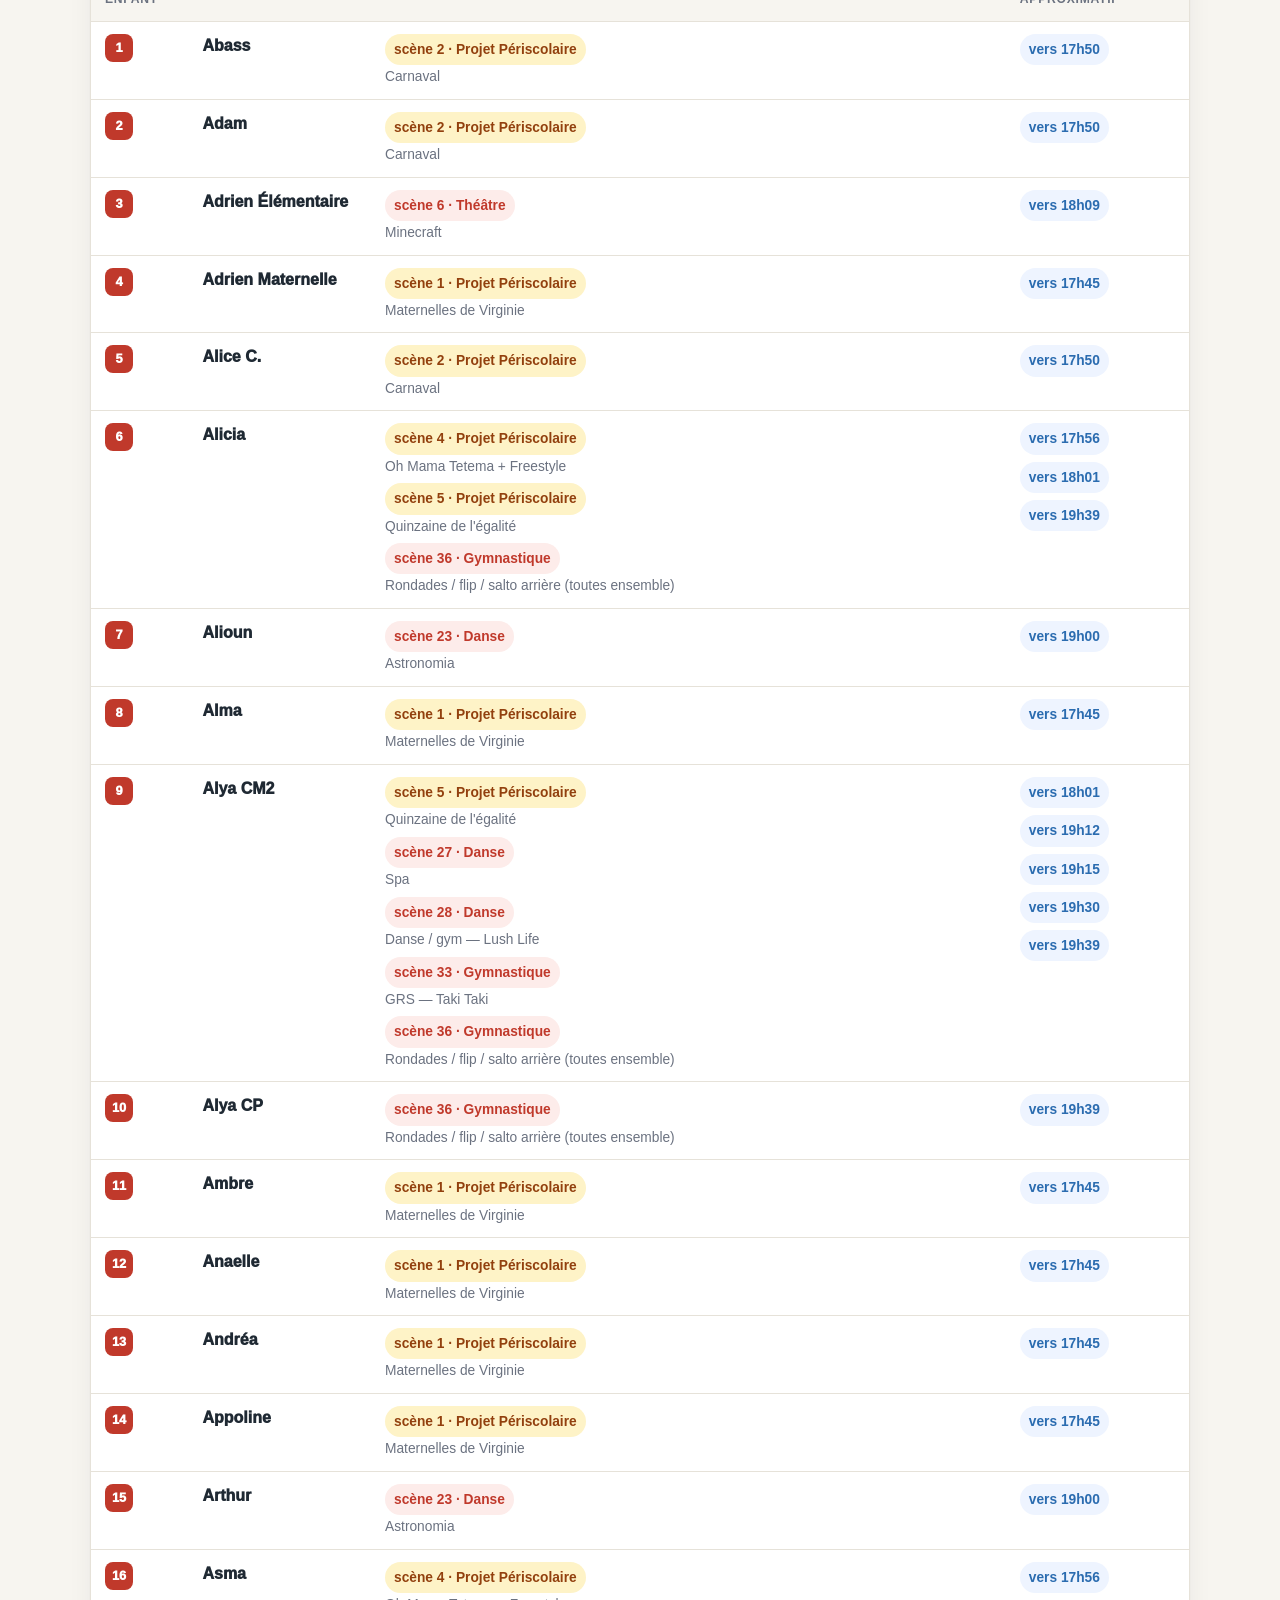
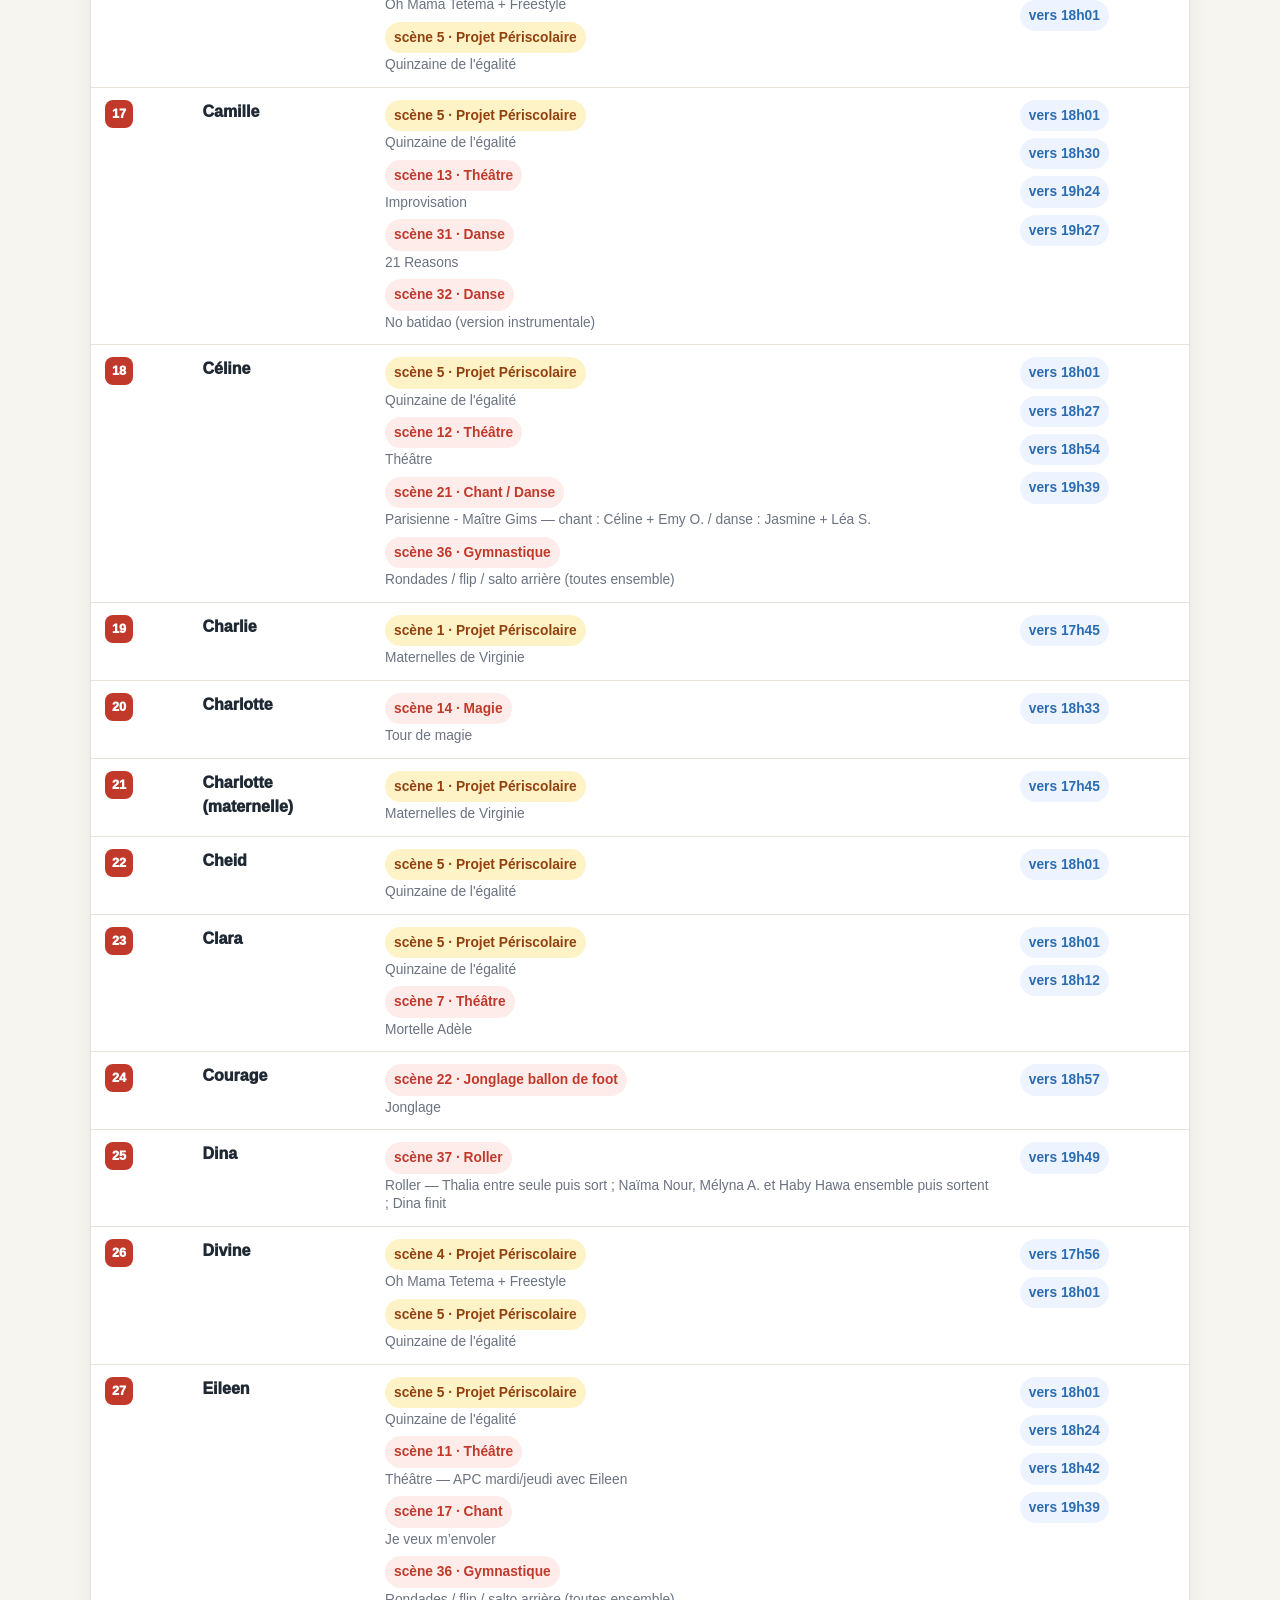
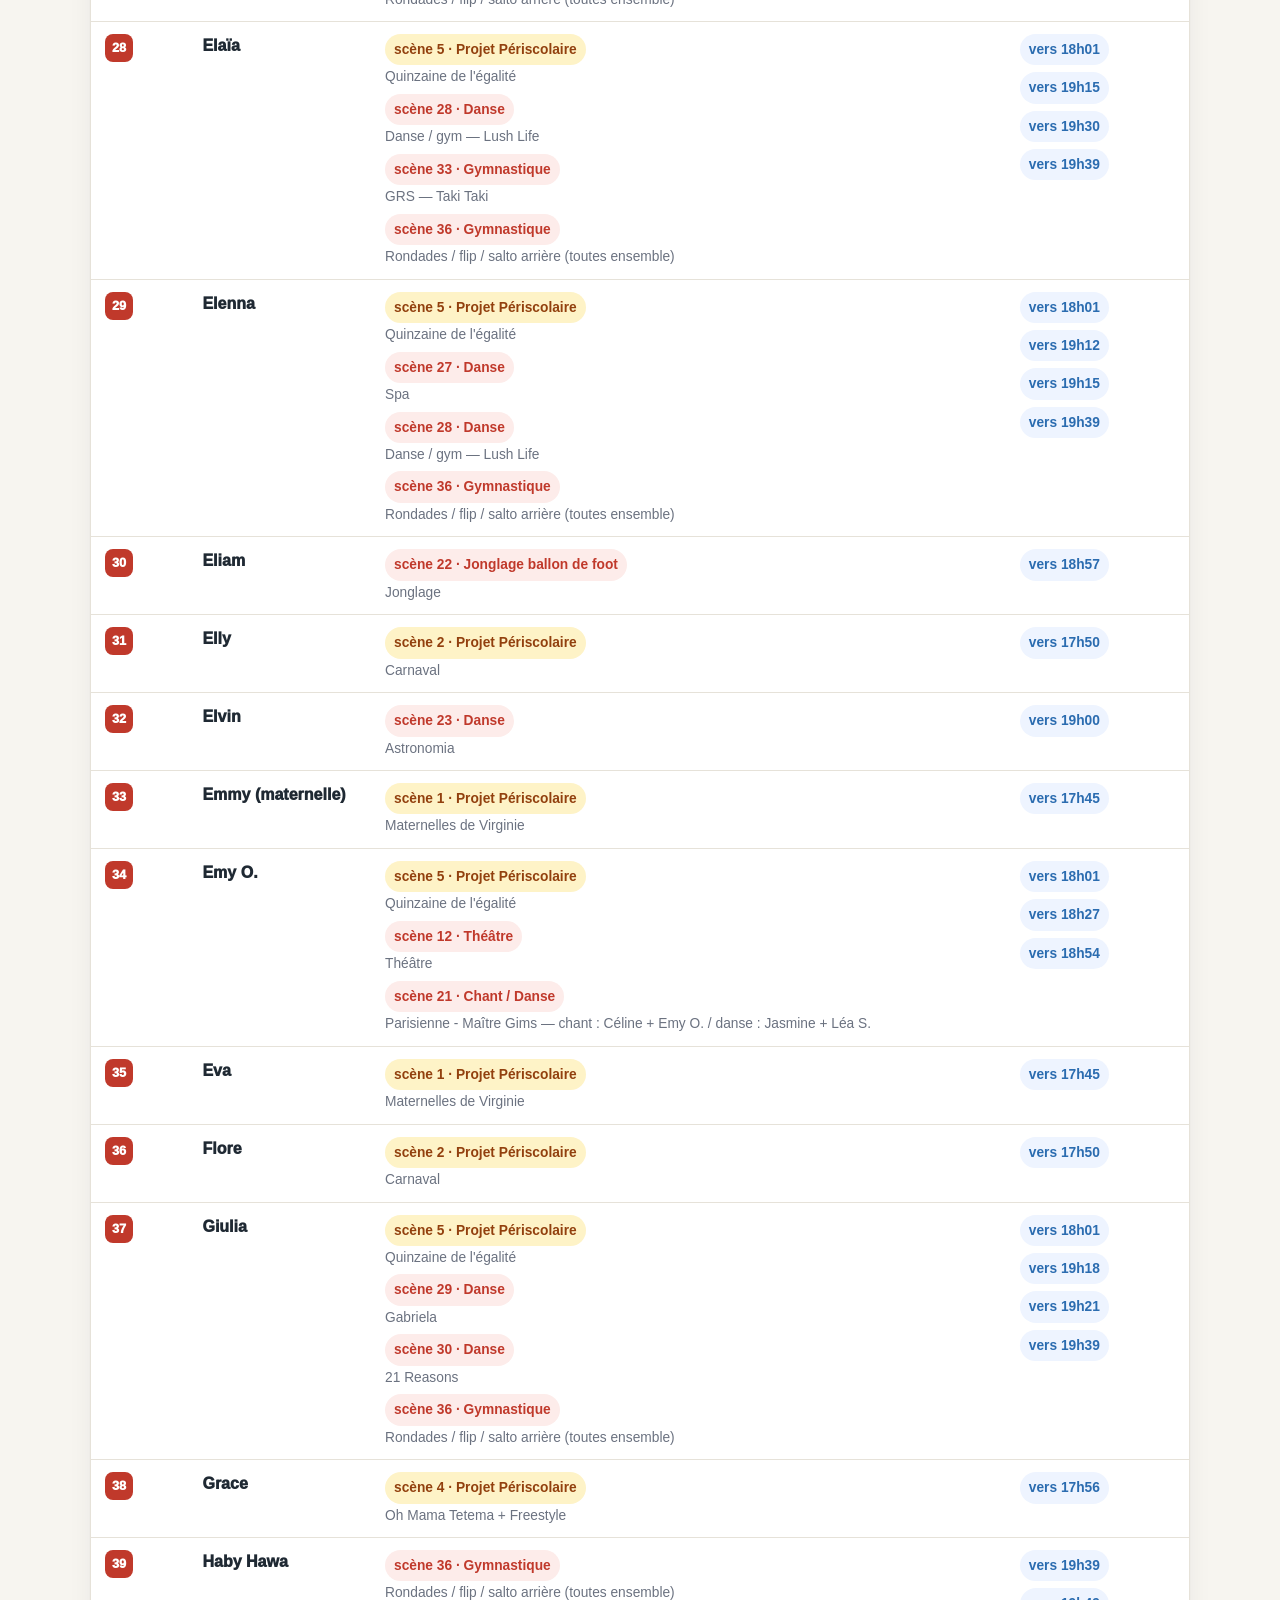
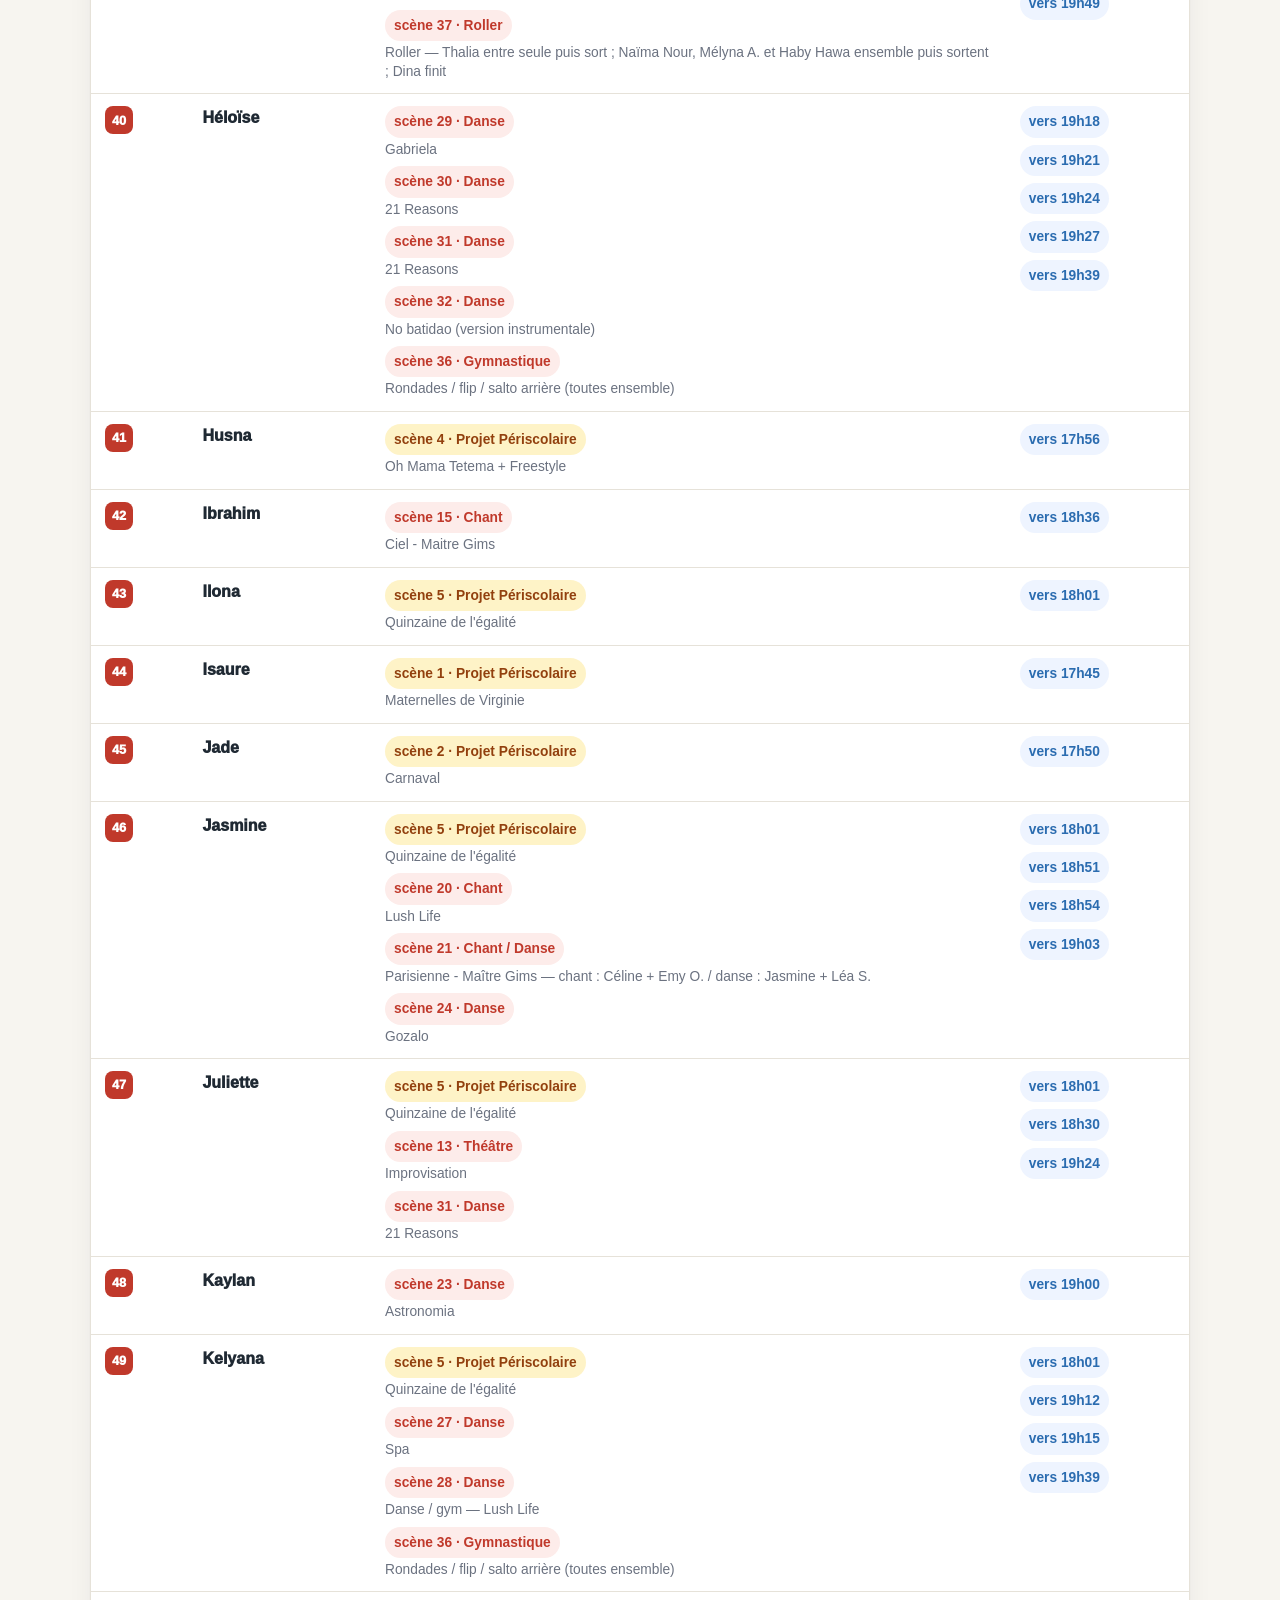
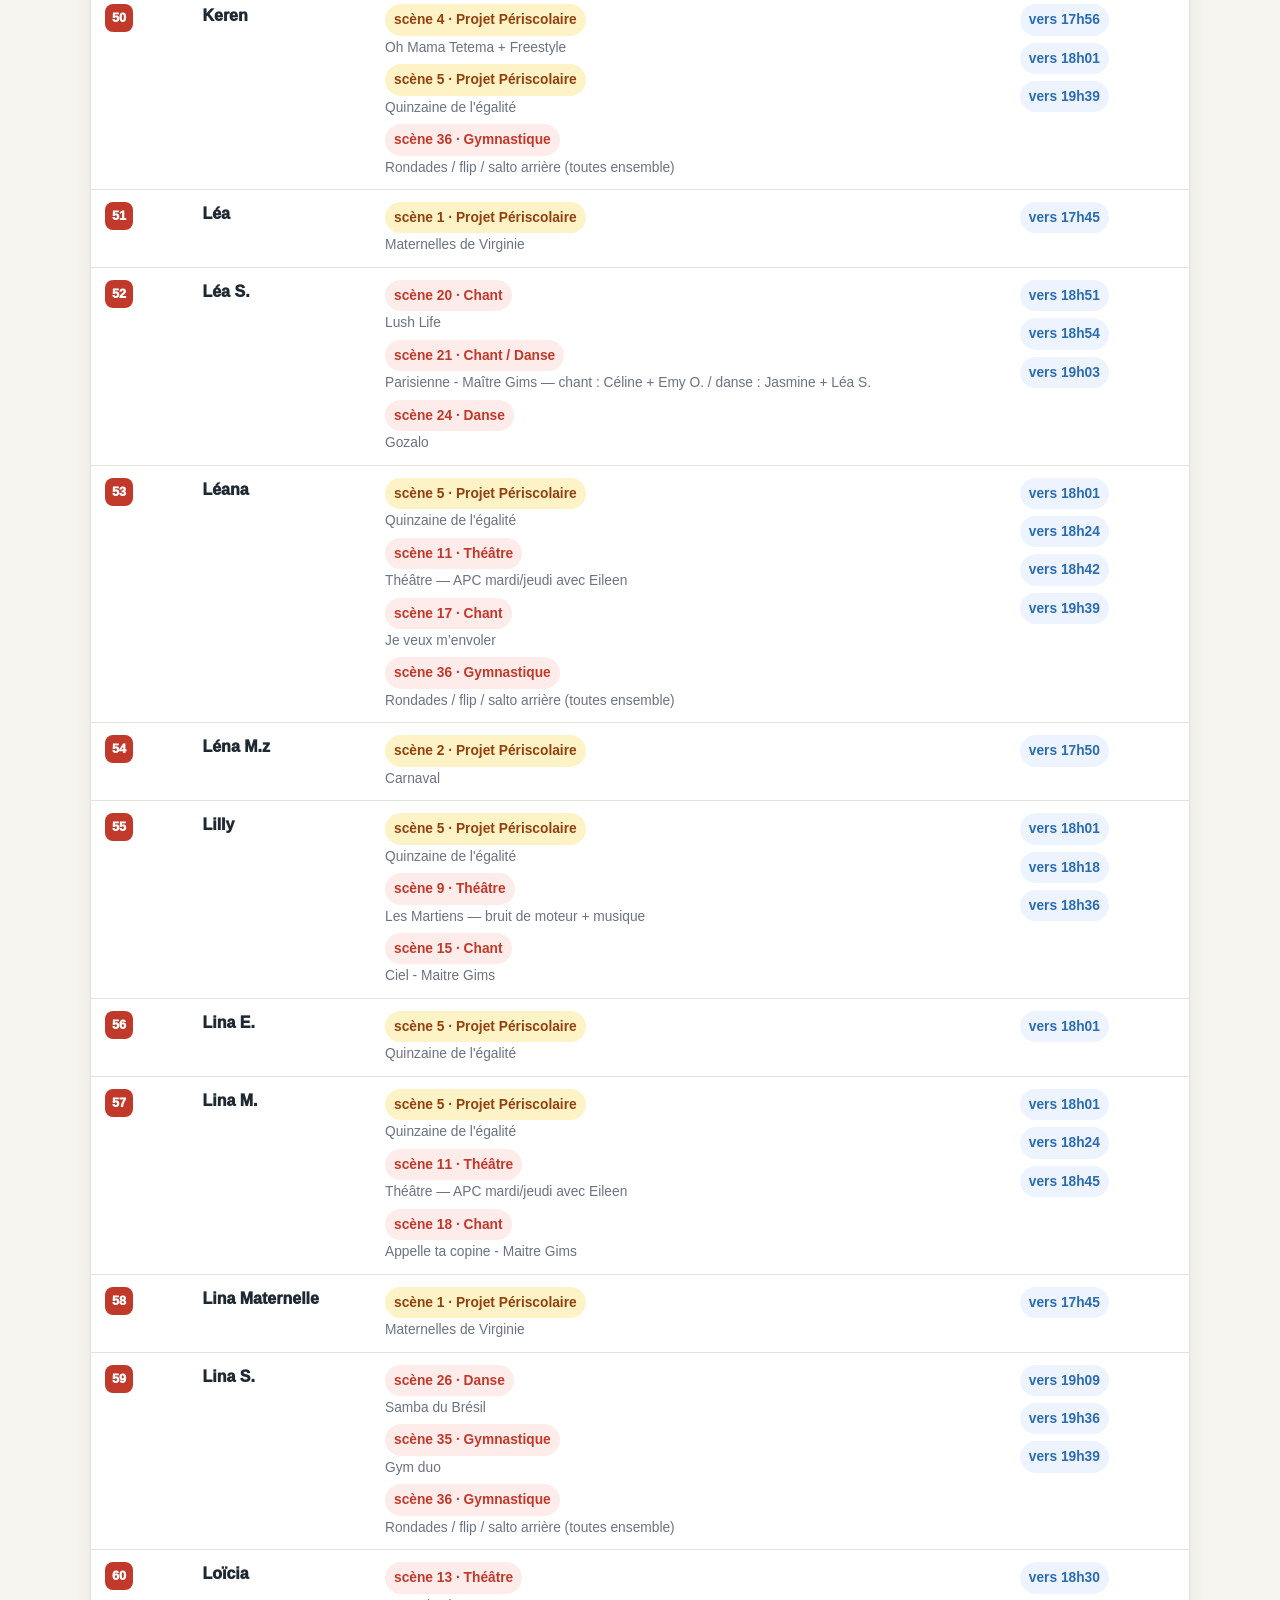
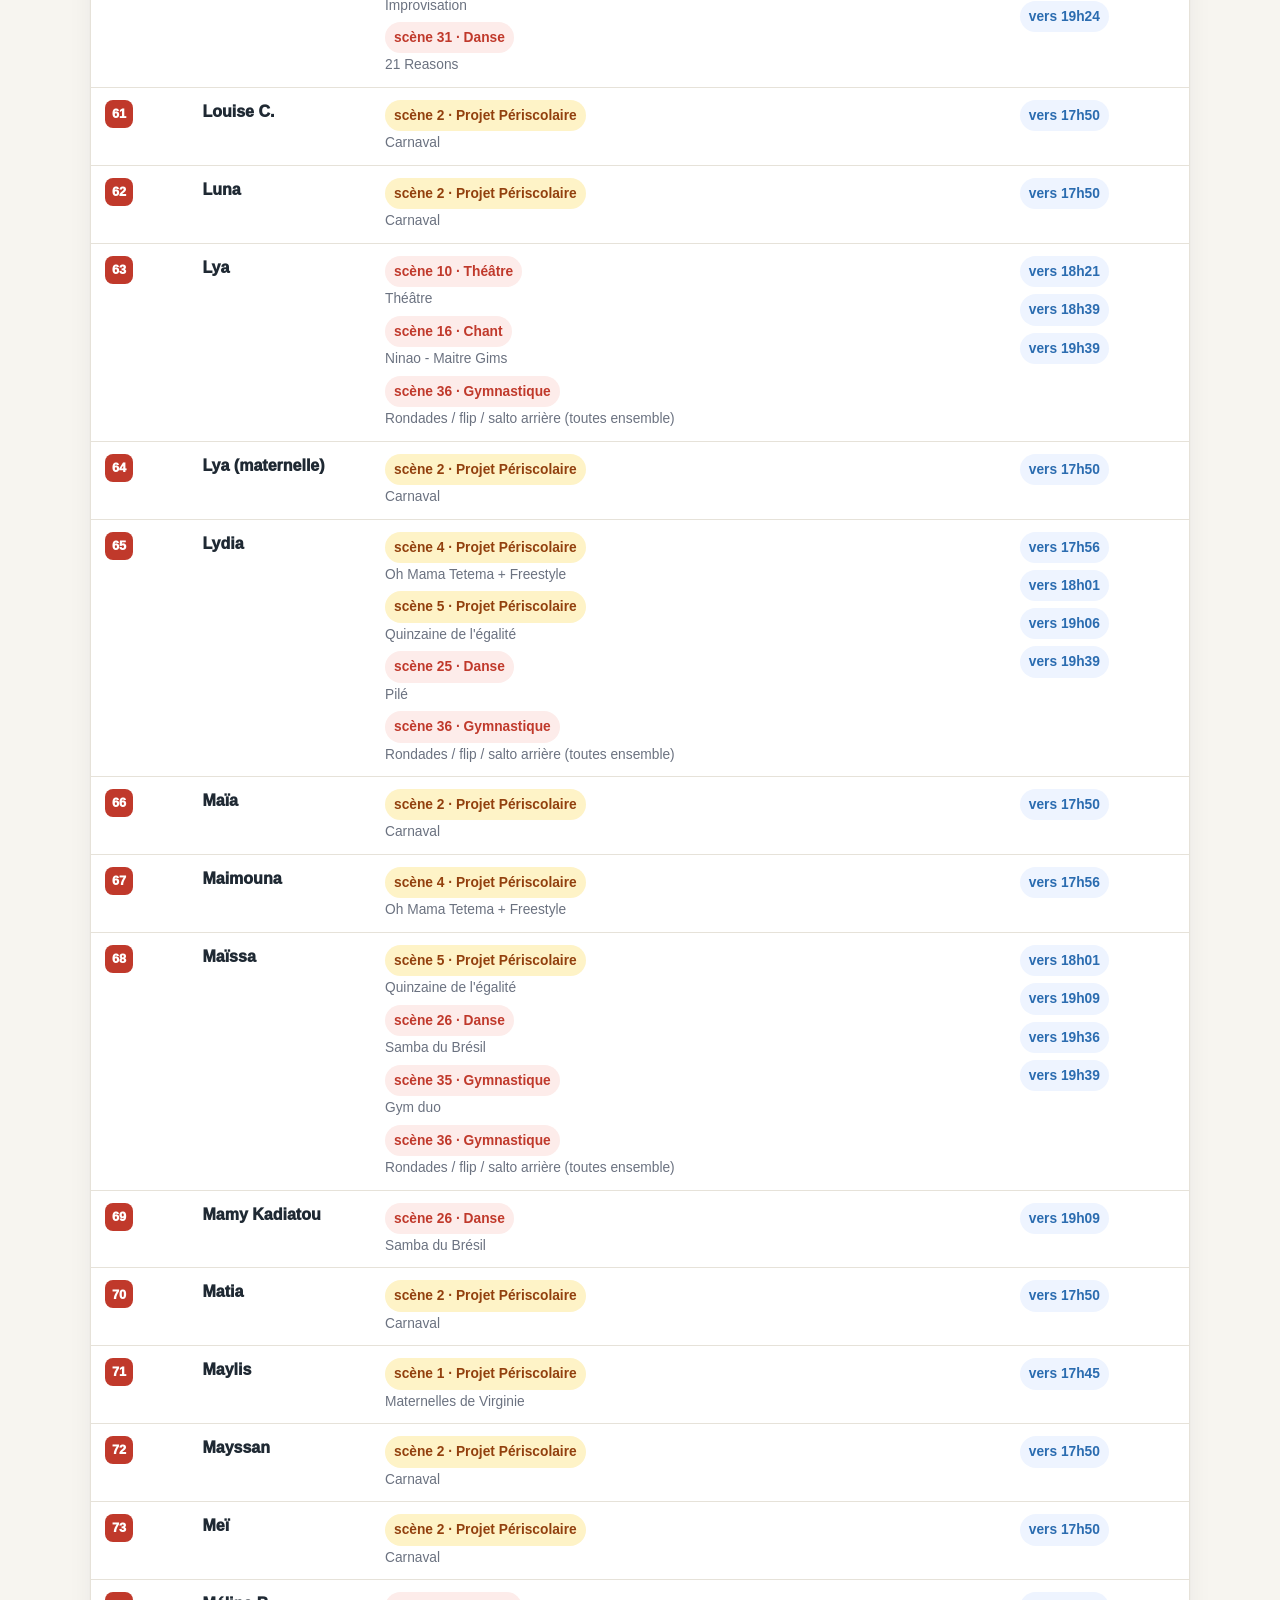
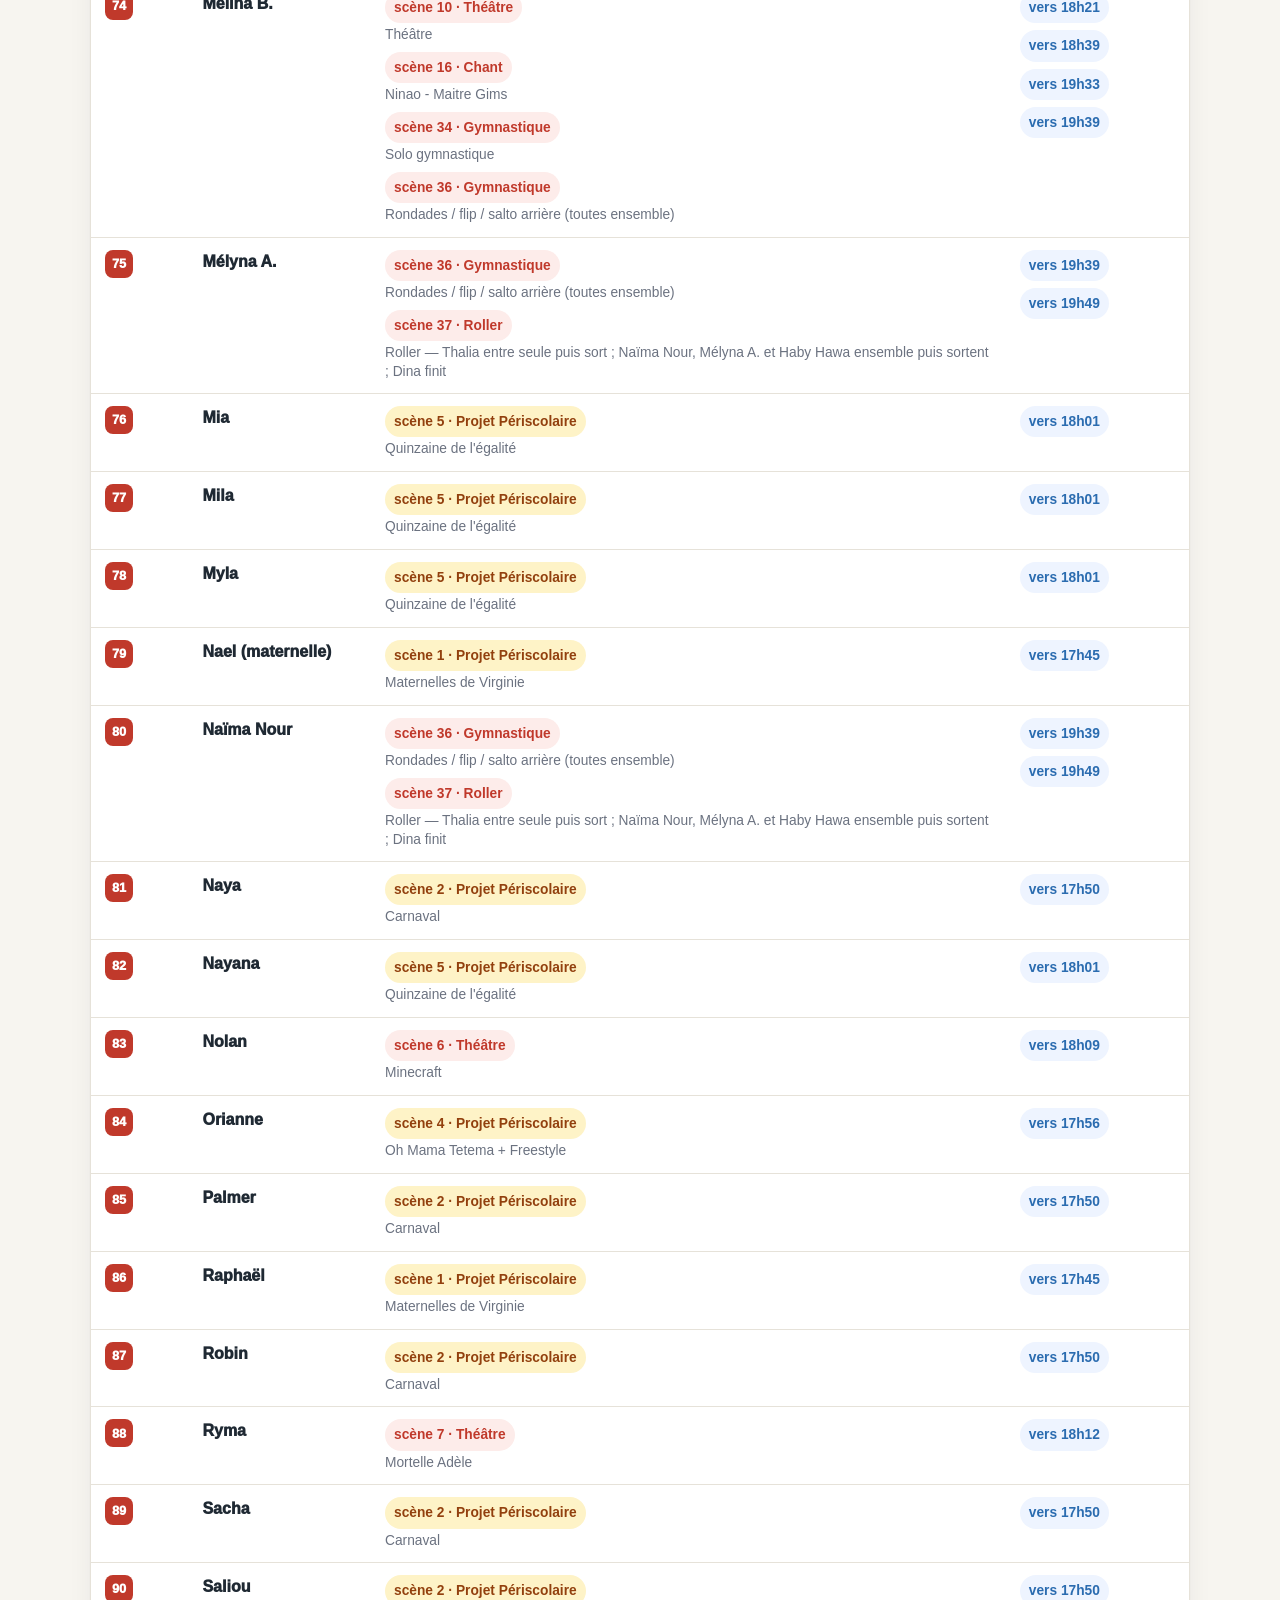
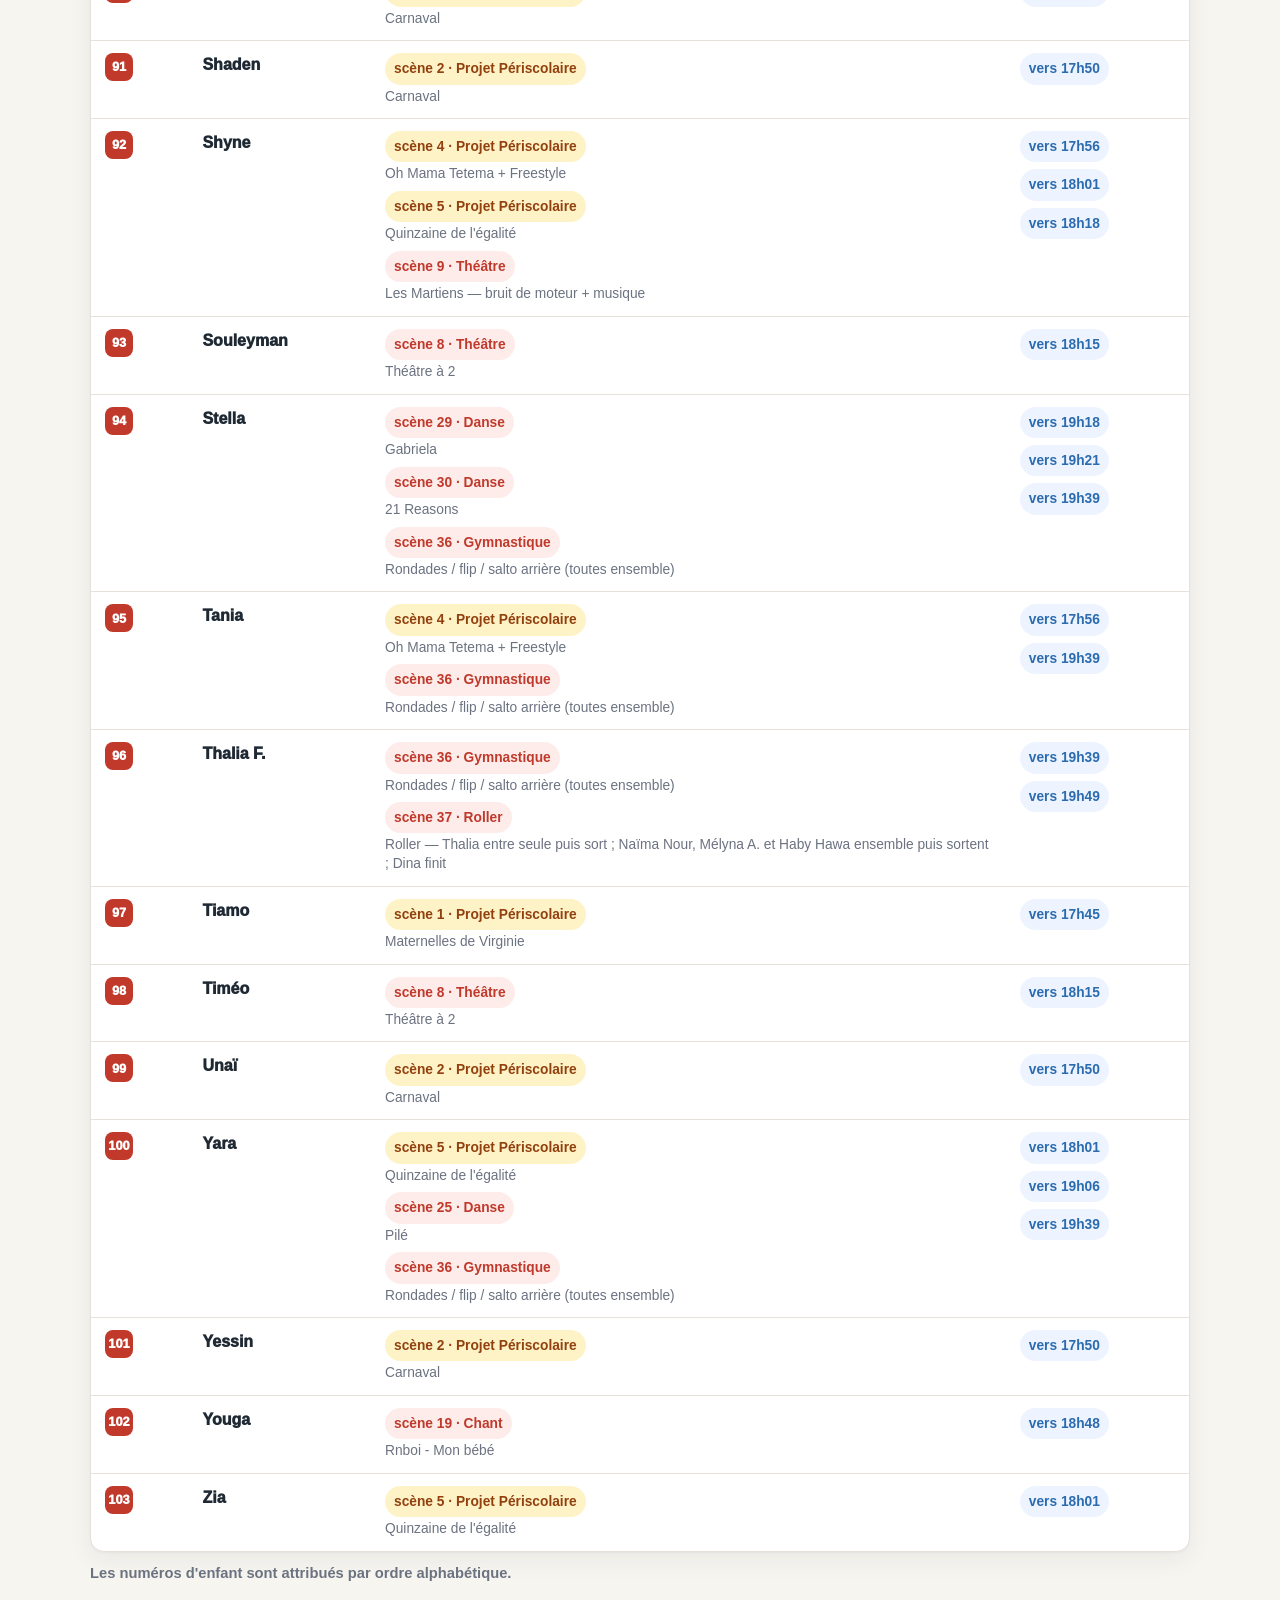
<file: info-parents.html>
<!DOCTYPE html>
<html lang="fr">
<head>
  <meta charset="UTF-8">
  <meta name="viewport" content="width=device-width, initial-scale=1.0">
  <title>Info parents · Scène des Talents</title>
  <link rel="stylesheet" href="styles.css">
  <style>
    .event-poster{margin:0 auto 26px;max-width:760px;border-radius:22px;overflow:hidden;box-shadow:var(--shadow);border:1px solid var(--line);background:#fff}.event-poster img{display:block;width:100%;height:auto}.start-notice{margin:0 0 24px;padding:22px 24px;border-radius:var(--radius);border:1px solid #bfd4ff;border-left:5px solid #2b6cb0;background:#eef4ff;box-shadow:var(--shadow)}.start-notice h2{margin:0 0 10px;color:#2b6cb0;font-size:1.35rem}.start-notice p{margin:0;color:var(--ink);font-size:1rem;line-height:1.6;font-weight:750}.start-notice p+p{margin-top:10px}.start-notice ul{margin:12px 0 0;padding-left:20px}.start-notice li{margin:7px 0;color:var(--ink);font-weight:750;line-height:1.4}.intro-card{margin:0 0 24px;padding:22px 24px;border-radius:var(--radius);border:1px solid var(--line);background:#fff;box-shadow:var(--shadow)}.intro-card h2{margin:0 0 10px;color:var(--accent);font-size:1.35rem}.intro-card p{margin:0;color:var(--ink);font-size:1rem;line-height:1.65}.intro-card p+p{margin-top:10px}.intro-timeline{position:relative;display:grid;grid-template-columns:repeat(4,minmax(0,1fr));gap:14px;margin:22px 0 20px;padding:18px 0 0;list-style:none}.intro-timeline::before{content:"";position:absolute;top:31px;left:10%;right:10%;height:3px;border-radius:999px;background:var(--accent-soft)}.timeline-item{position:relative;display:grid;gap:9px;align-content:start;min-width:0;text-align:center}.timeline-item::before{content:"";justify-self:center;width:18px;height:18px;border:4px solid #fff;border-radius:50%;background:var(--accent);box-shadow:0 0 0 3px var(--accent-soft);z-index:1}.timeline-date{display:block;color:var(--accent);font-size:.92rem;font-weight:950;line-height:1.15;overflow-wrap:anywhere}.timeline-label{display:block;padding:10px 12px;border-radius:12px;background:var(--accent-soft);color:var(--ink);font-size:.92rem;font-weight:850;line-height:1.25;overflow-wrap:anywhere}.back-home{display:inline-flex;align-items:center;gap:7px;margin:0 0 18px;padding:10px 14px;border-radius:999px;background:var(--accent);color:#fff;text-decoration:none;font-weight:900;box-shadow:var(--shadow)}.back-home:hover{background:var(--accent-2)}.info-strip{display:grid;grid-template-columns:repeat(auto-fit,minmax(190px,1fr));gap:12px;margin:0 0 22px}.info-box{background:#fff;border:1px solid var(--line);border-radius:var(--radius);box-shadow:var(--shadow);padding:16px 18px}.info-box strong{display:block;color:var(--accent);font-size:.78rem;text-transform:uppercase;letter-spacing:.08em}.info-box span{display:block;margin-top:5px;font-size:1.35rem;font-weight:950;line-height:1.1}.parent-note{background:var(--gold-soft);border-color:#ecd9a6;border-left:5px solid var(--gold)}.parent-note h2{color:var(--gold)}.nico-note{margin:16px 0;padding:16px 18px;border-radius:16px;background:#fff8e1;border:1px solid #e4c765;box-shadow:0 10px 22px rgba(184,134,11,.12)}.nico-note strong{display:block;color:#8a5f00;font-size:1.08rem;margin-bottom:6px}.nico-note p{margin:0;color:var(--ink);font-weight:750;line-height:1.5}.nico-actions{display:flex;flex-wrap:wrap;gap:10px;margin-top:14px}.nico-button{display:inline-flex;align-items:center;justify-content:center;min-height:42px;padding:10px 16px;border-radius:12px;background:var(--gold);color:#fff;font-weight:850;text-decoration:none;box-shadow:0 8px 18px rgba(184,134,11,.18)}.nico-button.secondary{background:#fff;color:#8a5f00;border:1px solid #d9b94e;box-shadow:none}.nico-button:hover{transform:translateY(-1px)}.positive-note{background:#eef7f1;border-color:#b9dfc8;border-left:5px solid var(--green)}.positive-note h2{color:var(--green)}.duration-note{background:#eef4ff;border-color:#bfd4ff;border-left:5px solid #2b6cb0}.duration-note h2{color:#2b6cb0}.simple-list{margin:10px 0 0;padding-left:20px}.simple-list li{margin:8px 0}.parents-table-wrap{overflow:auto;border:1px solid var(--line);border-radius:var(--radius);background:#fff;box-shadow:var(--shadow)}.parents-table{width:100%;border-collapse:collapse;min-width:760px}.parents-table th,.parents-table td{padding:12px 14px;border-bottom:1px solid var(--line);text-align:left;vertical-align:top}.parents-table th{position:sticky;top:0;background:var(--bg);color:var(--muted);font-size:.76rem;text-transform:uppercase;letter-spacing:.06em;z-index:1}.parents-table tr:last-child td{border-bottom:0}.child-num{display:inline-flex;align-items:center;justify-content:center;min-width:28px;height:28px;border-radius:8px;background:var(--accent);color:#fff;font-size:.8rem;font-weight:950}.child-name{font-weight:950}.scene-list{display:grid;gap:7px}.scene-pill{display:inline-flex;align-items:center;gap:7px;width:max-content;max-width:100%;padding:5px 9px;border-radius:999px;background:var(--accent-soft);color:var(--accent);font-size:.86rem;font-weight:850}.scene-pill.school{background:#fef3c7;color:#92400e}.scene-title{display:block;margin-top:3px;color:var(--muted);font-size:.86rem;line-height:1.35}.time-list{display:grid;gap:7px}.time-chip{display:inline-flex;align-items:center;justify-content:center;width:max-content;padding:5px 9px;border-radius:999px;background:#eef4ff;color:#2b6cb0;font-size:.86rem;font-weight:900;white-space:nowrap}.summary-line{margin:10px 0 0;color:var(--muted);font-size:.92rem;font-weight:700}@media (max-width:780px){.intro-timeline{grid-template-columns:1fr;gap:13px;margin:18px 0 18px;padding:0 0 0 24px}.intro-timeline::before{top:9px;bottom:9px;left:8px;right:auto;width:3px;height:auto}.timeline-item{grid-template-columns:auto 1fr;gap:4px 12px;text-align:left}.timeline-item::before{grid-row:1 / span 2;align-self:start;justify-self:start;width:14px;height:14px;margin-left:-23px;border-width:3px}.timeline-date{font-size:.9rem}.timeline-label{padding:9px 11px;font-size:.9rem}}@media (max-width:700px){.event-poster{border-radius:18px}.start-notice,.intro-card{padding:18px 16px}.start-notice h2,.intro-card h2{font-size:1.2rem}.nico-actions{display:grid;grid-template-columns:1fr;gap:10px}.nico-button{width:100%;min-height:46px;text-align:center}.parents-table-wrap{overflow:visible;border:0;background:transparent;box-shadow:none}.parents-table{display:block;min-width:0}.parents-table thead{display:none}.parents-table tbody{display:grid;gap:12px}.parents-table tr{display:grid;gap:8px;padding:14px;border:1px solid var(--line);border-radius:var(--radius);background:#fff;box-shadow:var(--shadow)}.parents-table td{display:grid;grid-template-columns:92px 1fr;gap:10px;padding:0;border:0}.parents-table td::before{content:attr(data-label);color:var(--muted);font-size:.74rem;text-transform:uppercase;letter-spacing:.06em;font-weight:900}.scene-pill,.time-chip{width:fit-content}.scene-title{grid-column:1 / -1}}
  </style>
</head>
<body>
  <nav class="nav"><div class="nav-inner"><a class="brand" href="index.html"><span class="dot"><svg class="svg-icon" viewBox="0 0 24 24"><path d="M4 6h16v7a8 8 0 0 1-16 0V6Z"/><path d="M8 10h.01M16 10h.01M9 16c2 1.4 4 1.4 6 0"/><path d="M7 3v3M17 3v3"/></svg></span><span>Scène des Talents<small>École Arc en Ciel · 19 juin</small></span></a><button class="nav-toggle" id="navToggle" aria-label="Menu" aria-expanded="false"><svg viewBox="0 0 24 24" fill="none" stroke="currentColor" stroke-width="2" stroke-linecap="round"><line x1="3" y1="6" x2="21" y2="6"/><line x1="3" y1="12" x2="21" y2="12"/><line x1="3" y1="18" x2="21" y2="18"/></svg></button><ul class="nav-links" id="navLinks"><li><a href="index.html"><svg class="svg-icon" viewBox="0 0 24 24"><path d="M3 11l9-8 9 8"/><path d="M5 10v10h14V10"/><path d="M10 20v-6h4v6"/></svg>Accueil</a></li><li><a href="info-parents.html" class="active"><svg class="svg-icon" viewBox="0 0 24 24"><circle cx="12" cy="12" r="9"/><path d="M12 11v5"/><path d="M12 8h.01"/></svg>Informations parents</a></li><li><a href="enfants.html"><svg class="svg-icon" viewBox="0 0 24 24"><circle cx="12" cy="8" r="4"/><path d="M8 14h8l2 7H6l2-7Z"/></svg>Enfants</a></li><li><a href="orga.html"><svg class="svg-icon" viewBox="0 0 24 24"><rect x="3" y="4" width="18" height="18" rx="2"/><path d="M16 2v4M8 2v4M3 10h18"/></svg>Scènes</a></li><li><a href="repere-enfants.html"><svg class="svg-icon" viewBox="0 0 24 24"><circle cx="12" cy="12" r="9"/><path d="m15 9-2 5-5 2 2-5 5-2Z"/></svg>Repère Pour les enfants</a></li><li><a href="repetition.html"><svg class="svg-icon" viewBox="0 0 24 24"><path d="M4 4h16v16H4z"/><path d="m10 8 6 4-6 4V8Z"/></svg>Répétitions</a></li><li><a href="nico.html"><svg class="svg-icon" viewBox="0 0 24 24"><path d="M20 6 9 17l-5-5"/></svg>Nico</a></li><li><a href="stats.html"><svg class="svg-icon" viewBox="0 0 24 24"><path d="M4 19V5"/><path d="M4 19h16"/><rect x="7" y="11" width="3" height="5"/><rect x="12" y="8" width="3" height="8"/><rect x="17" y="4" width="3" height="12"/></svg>Statistiques</a></li></ul></div></nav>

  <div class="wrap">
    <figure class="event-poster"><img src="AFFICHE-NEW.png" alt="Affiche de la Scène des Talents"></figure>
    <section class="start-notice">
      <h2>Début de la Scène des Talents : vers 17h45</h2>
      <p>Avant le début de la Scène des Talents, les enfants participeront aux chants préparés dans le cadre des projets de l'école, accompagnés de leurs enseignants :</p>
      <ul>
        <li>🎵 Cycle 1 (Maternelles) : <strong>Ça fait rire les oiseaux</strong></li>
        <li>🎵 Cycle 2 (CP / CE1 / CE2) : <strong>Santiano</strong></li>
        <li>🎵 Cycle 3 (CM1 / CM2) : <strong>On va s'aimer</strong></li>
      </ul>
      <p>Une fois ces prestations scolaires terminées, la Scène des Talents, qui est un projet périscolaire de l'ALSH Arc-en-Ciel, débutera aux alentours de 17h45.</p>
      <p>📍 Lieu : côté maternelle, au même emplacement que l'année dernière.</p>
      <p>Les horaires restent indicatifs et peuvent légèrement varier en fonction du déroulement de la soirée.</p>
    </section>
    <section class="intro-card">
      <h2>Bonjour, je m'appelle Julien</h2>
      <p>Je suis animateur, principalement du côté élémentaire, et je m'occupe aussi de temps en temps des maternelles.</p>
      <p>Cela fait maintenant quatre ans que je participe à la fête de l'école. J'y ai toujours proposé des animations musicales. Cette année, comme l'année dernière, nous remettons au goût du jour la Scène des Talents, un moment que vous avez apprécié.</p>
      <ul class="intro-timeline" aria-label="Historique des animations musicales">
        <li class="timeline-item"><span class="timeline-date">2022 - 2023</span><span class="timeline-label">Battle enfants contre animateurs</span></li>
        <li class="timeline-item"><span class="timeline-date">2023 - 2024</span><span class="timeline-label">Battle de break entre enfants</span></li>
        <li class="timeline-item"><span class="timeline-date">2024 - 2025</span><span class="timeline-label">Scène des Talents</span></li>
        <li class="timeline-item"><span class="timeline-date">2025 - 2026</span><span class="timeline-label">Scène des Talents</span></li>
      </ul>
      <p>Vous aurez l'occasion de découvrir, ou de redécouvrir, vos enfants à travers leurs talents artistiques. Vous retrouverez sur ce site les informations utiles, les horaires et les conditions. Merci.</p>
    </section>
    <header class="page-head">
      <p class="kicker">Info parents</p>
      <h1>Scène des Talents</h1>
      <p class="meta">Vendredi 19 juin · École Arc en Ciel</p>
    </header>
    <div class="info-strip">
      <article class="info-box"><strong>Heure début</strong><span>17h45</span></article>
      <article class="info-box"><strong>Organisation</strong><span id="sceneCount">-</span></article>
      <article class="info-box"><strong>Enfants</strong><span id="childCount">-</span></article>
    </div>

    <section class="section parent-note">
      <div class="section-head"><h2>Responsabilité des parents</h2></div>
      <p>Pendant toute la durée de l'événement, les parents restent responsables de leurs enfants.</p>
      <div class="nico-note">
        <strong>Passage des enfants sur scène</strong>
        <p>Nicolas est en charge de venir chercher les enfants pour leur passage, sauf les maternelles et le carnaval qui sont gérés par Déborah. Dans l'idée, les parents doivent se caler sur le déroulé et les horaires indiqués afin que leurs enfants soient prêts à proximité de l'espace d'animation. Si un enfant est introuvable au moment prévu, nous enchaînerons avec la scène suivante.</p>
        <p>Virginie et Harmonie accompagnent aussi Nicolas dans l'organisation et peuvent répondre aux questions des parents. Les animateurs présents sont là pour vous orienter : pensez à vous adresser à eux en priorité pendant la soirée.</p>
        <div class="nico-actions"><a class="nico-button" href="nico.html">Voir la page Nico</a><a class="nico-button secondary" href="orga.html">Voir les scènes</a></div>
      </div>
      <ul class="simple-list">
        <li>Cette responsabilité s'applique dès l'arrivée sur le lieu de l'événement et jusqu'au départ.</li>
        <li>Elle concerne également les enfants qui participent à la Scène des Talents.</li>
        <li>Les enfants doivent rester sous la surveillance de leurs parents en dehors de leur passage sur scène.</li>
        <li>Merci d'accompagner les enfants avec bienveillance et de respecter l'organisation prévue pour les passages.</li>
      </ul>
    </section>

    <section class="section positive-note">
      <div class="section-head"><h2>Participation des enfants</h2></div>
      <p>Si un enfant a peur, ne se sent pas prêt ou n'a plus envie de passer sur scène, il en a le droit. Dans ce cas, la scène concernée ne se produira pas et le déroulement continuera simplement.</p>
    </section>

    <section class="section duration-note">
      <div class="section-head"><h2>Durée des scènes</h2></div>
      <p>Les horaires sont approximatifs. La plupart des scènes durent environ 3 minutes. La scène de roller est plus longue et durera environ 5 à 7 minutes.</p>
    </section>

    <p class="cat-title">Passages par enfant</p>
    <div class="parents-table-wrap">
      <table class="parents-table">
        <thead><tr><th>N° enfant</th><th>Prénom</th><th>Scène(s)</th><th>Horaire approximatif</th></tr></thead>
        <tbody id="childRows"></tbody>
      </table>
    </div>
    <p class="summary-line">Les numéros d'enfant sont attribués par ordre alphabétique.</p>
    <footer>Scène des Talents · École Arc en Ciel · 19 juin</footer>
  </div>

  <script src="data.js"></script>
  <script>
    const toggle=document.getElementById('navToggle'),links=document.getElementById('navLinks');toggle.addEventListener('click',()=>{const open=links.classList.toggle('open');toggle.setAttribute('aria-expanded',open);});
    const esc=s=>String(s).replace(/[&<>]/g,c=>({'&':'&amp;','<':'&lt;','>':'&gt;'}[c]));
    const childName=s=>canonical(s).trim().toLocaleLowerCase('fr-FR').replace(/(^|[\s'’-])(\p{L})/gu,(m,p,l)=>p+l.toLocaleUpperCase('fr-FR')).replace(/\bCp\b/g,'CP').replace(/\bCm2\b/g,'CM2');
    const {running}=computeSchedule();
    running.forEach(scene=>{scene.kids=[...new Map(scene.kids.map(k=>{const display=childName(k);return [normKey(display),display];})).values()].sort((a,b)=>a.localeCompare(b,'fr',{sensitivity:'base'}));});
    const children=new Map();
    running.forEach(scene=>scene.kids.forEach(name=>{const key=normKey(name);if(!children.has(key))children.set(key,{name,scenes:[]});children.get(key).scenes.push(scene);}));
    const sorted=[...children.values()].sort((a,b)=>a.name.localeCompare(b.name,'fr',{sensitivity:'base'}));
    document.getElementById('sceneCount').textContent=`${running.length} scènes`;
    document.getElementById('childCount').textContent=`${sorted.length} enfants`;
    document.getElementById('childRows').innerHTML=sorted.map((child,index)=>`<tr><td data-label="N° enfant"><span class="child-num">${index+1}</span></td><td data-label="Prénom"><span class="child-name">${esc(child.name)}</span></td><td data-label="Scène(s)"><div class="scene-list">${child.scenes.map(scene=>`<div><span class="scene-pill ${scene.type==='school'?'school':''}">scène ${scene.num} · ${esc(scene.cat)}</span><span class="scene-title">${esc(scene.name)}</span></div>`).join('')}</div></td><td data-label="Horaire"><div class="time-list">${child.scenes.map(scene=>`<span class="time-chip">vers ${scene.time}</span>`).join('')}</div></td></tr>`).join('');
  </script>
</body>
</html>
</file>
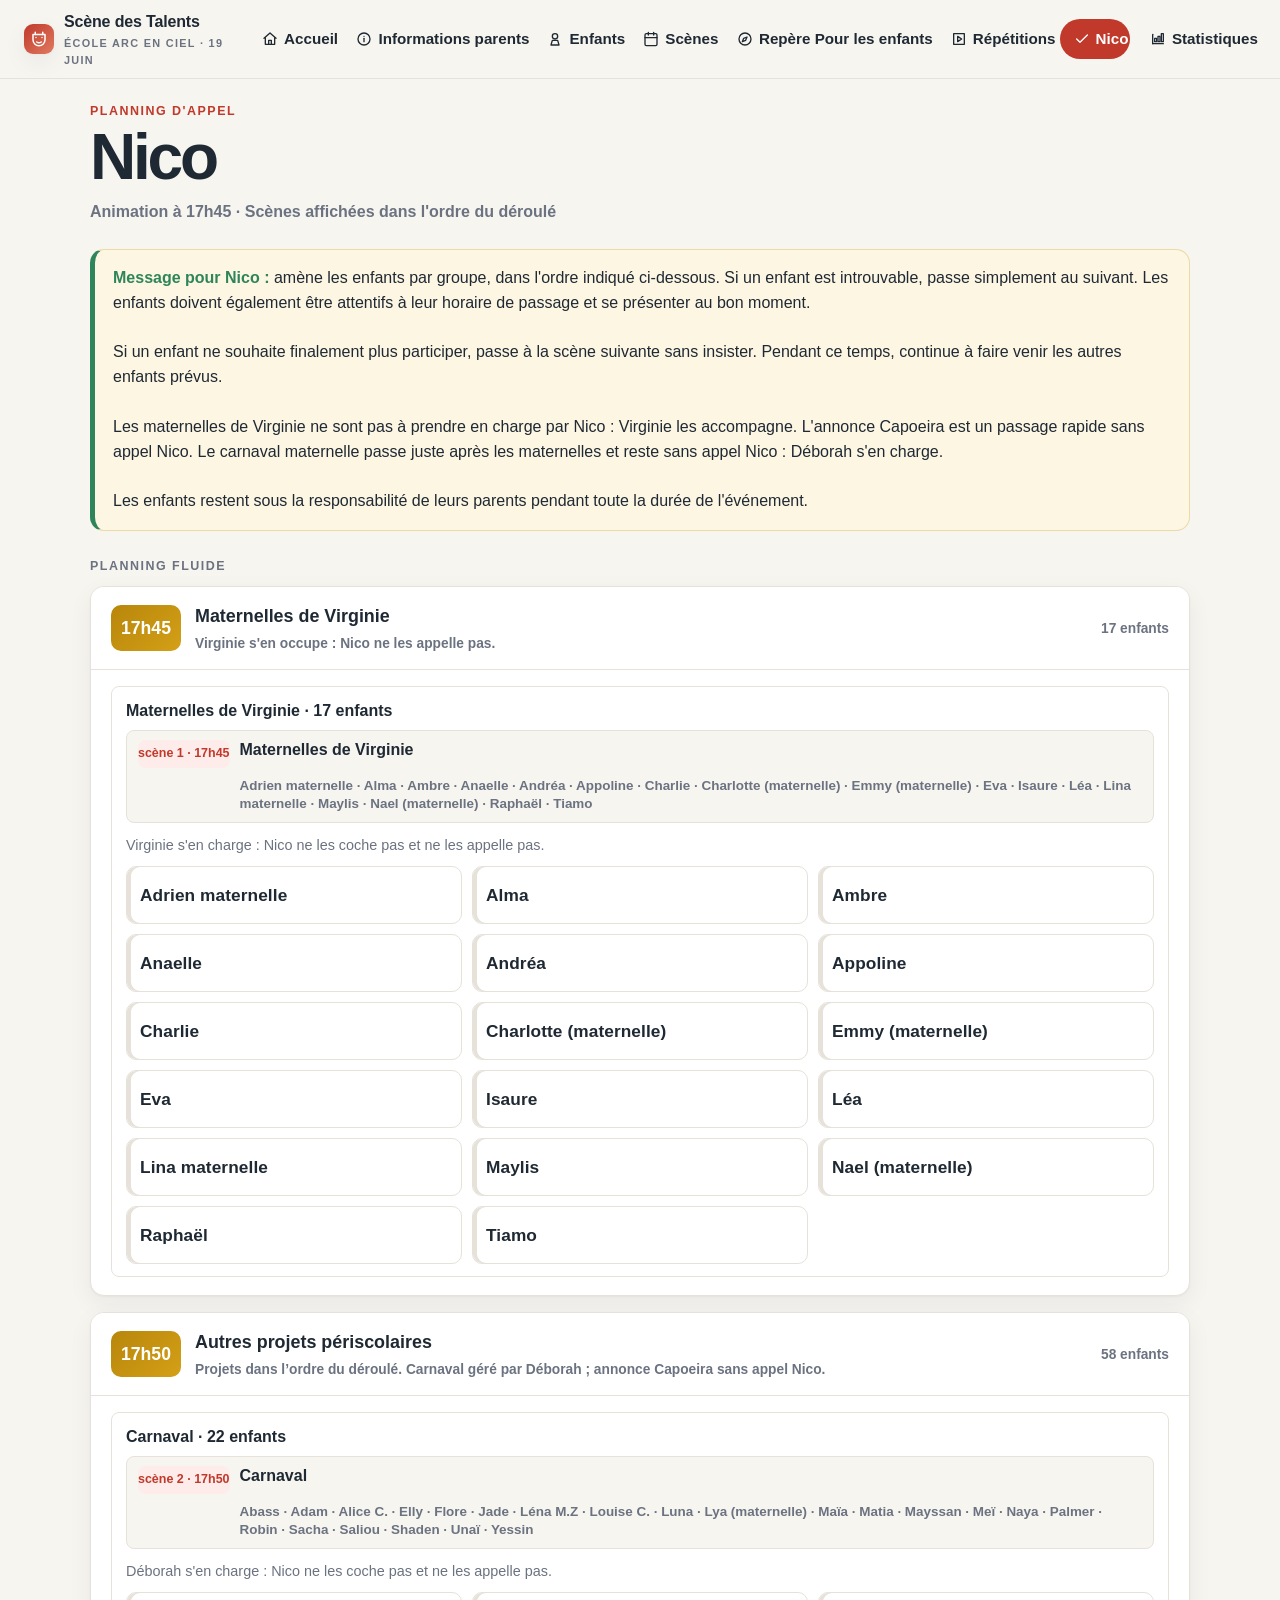
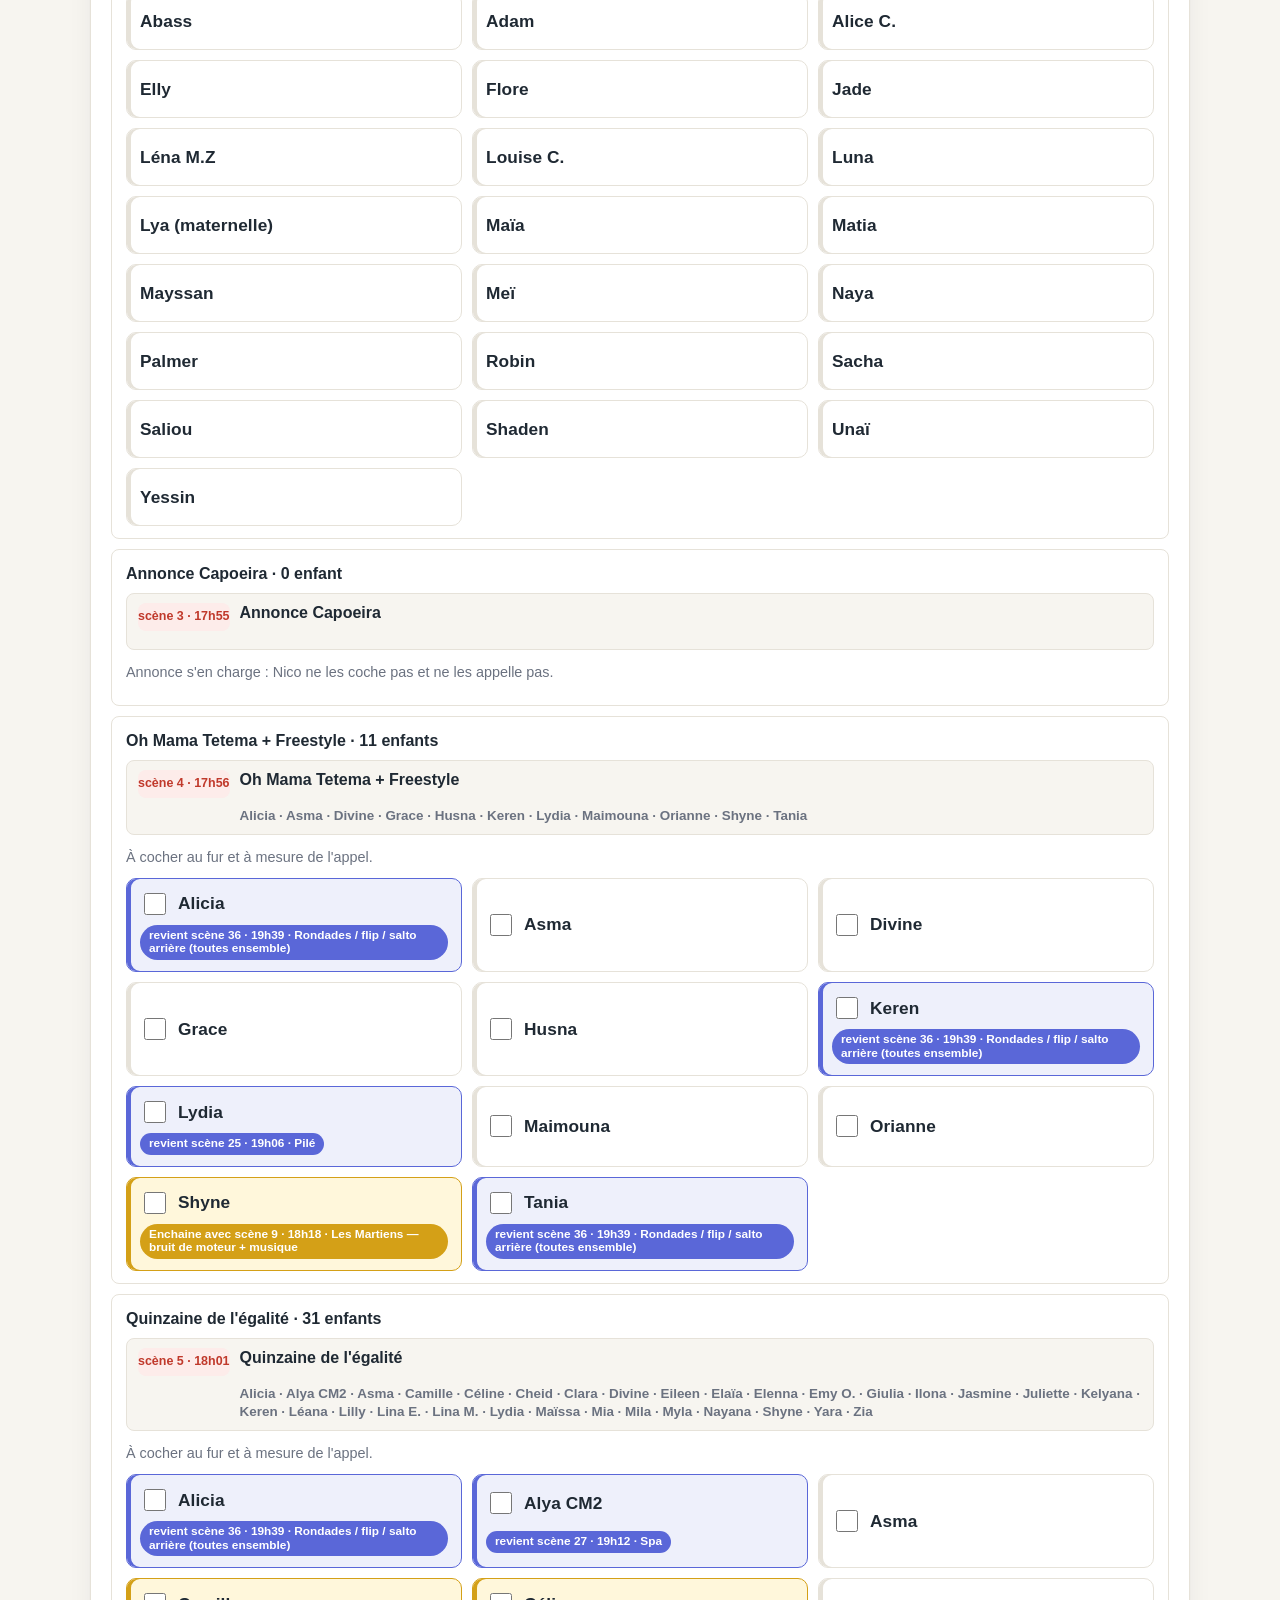
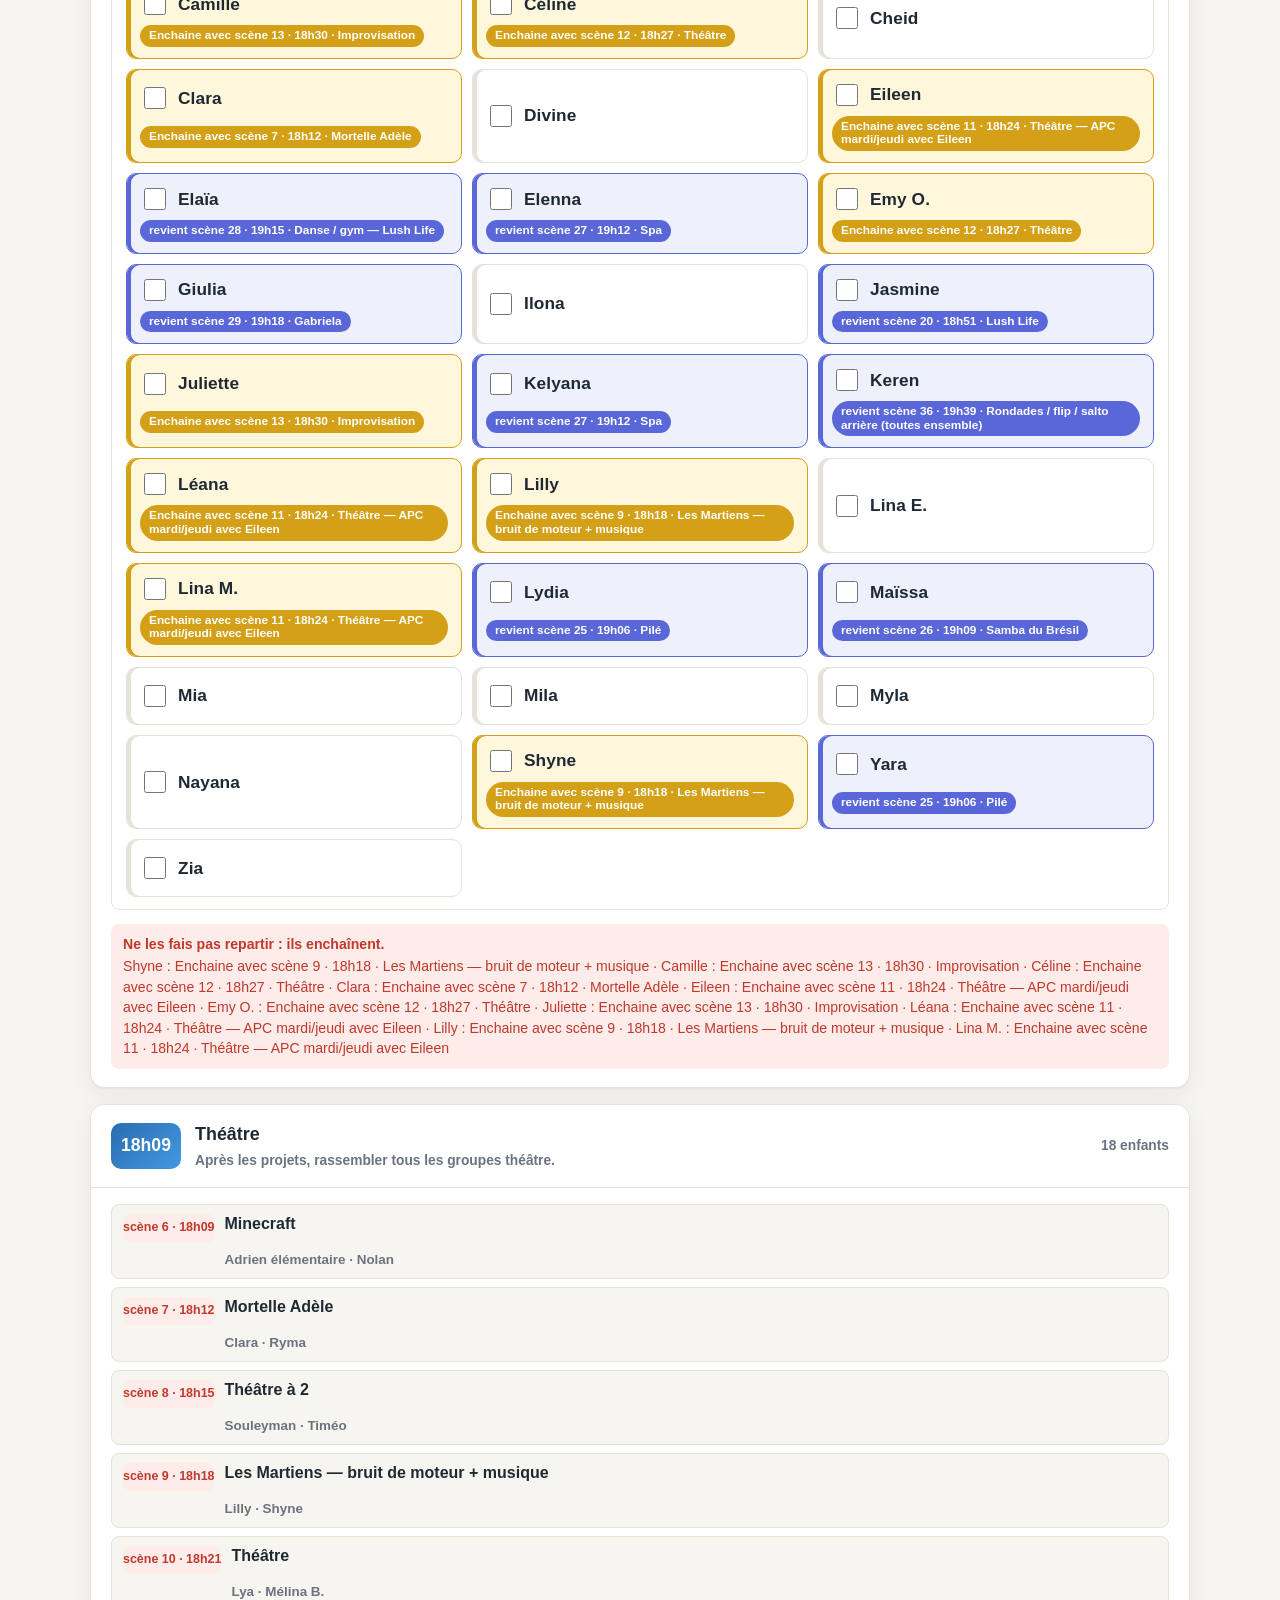
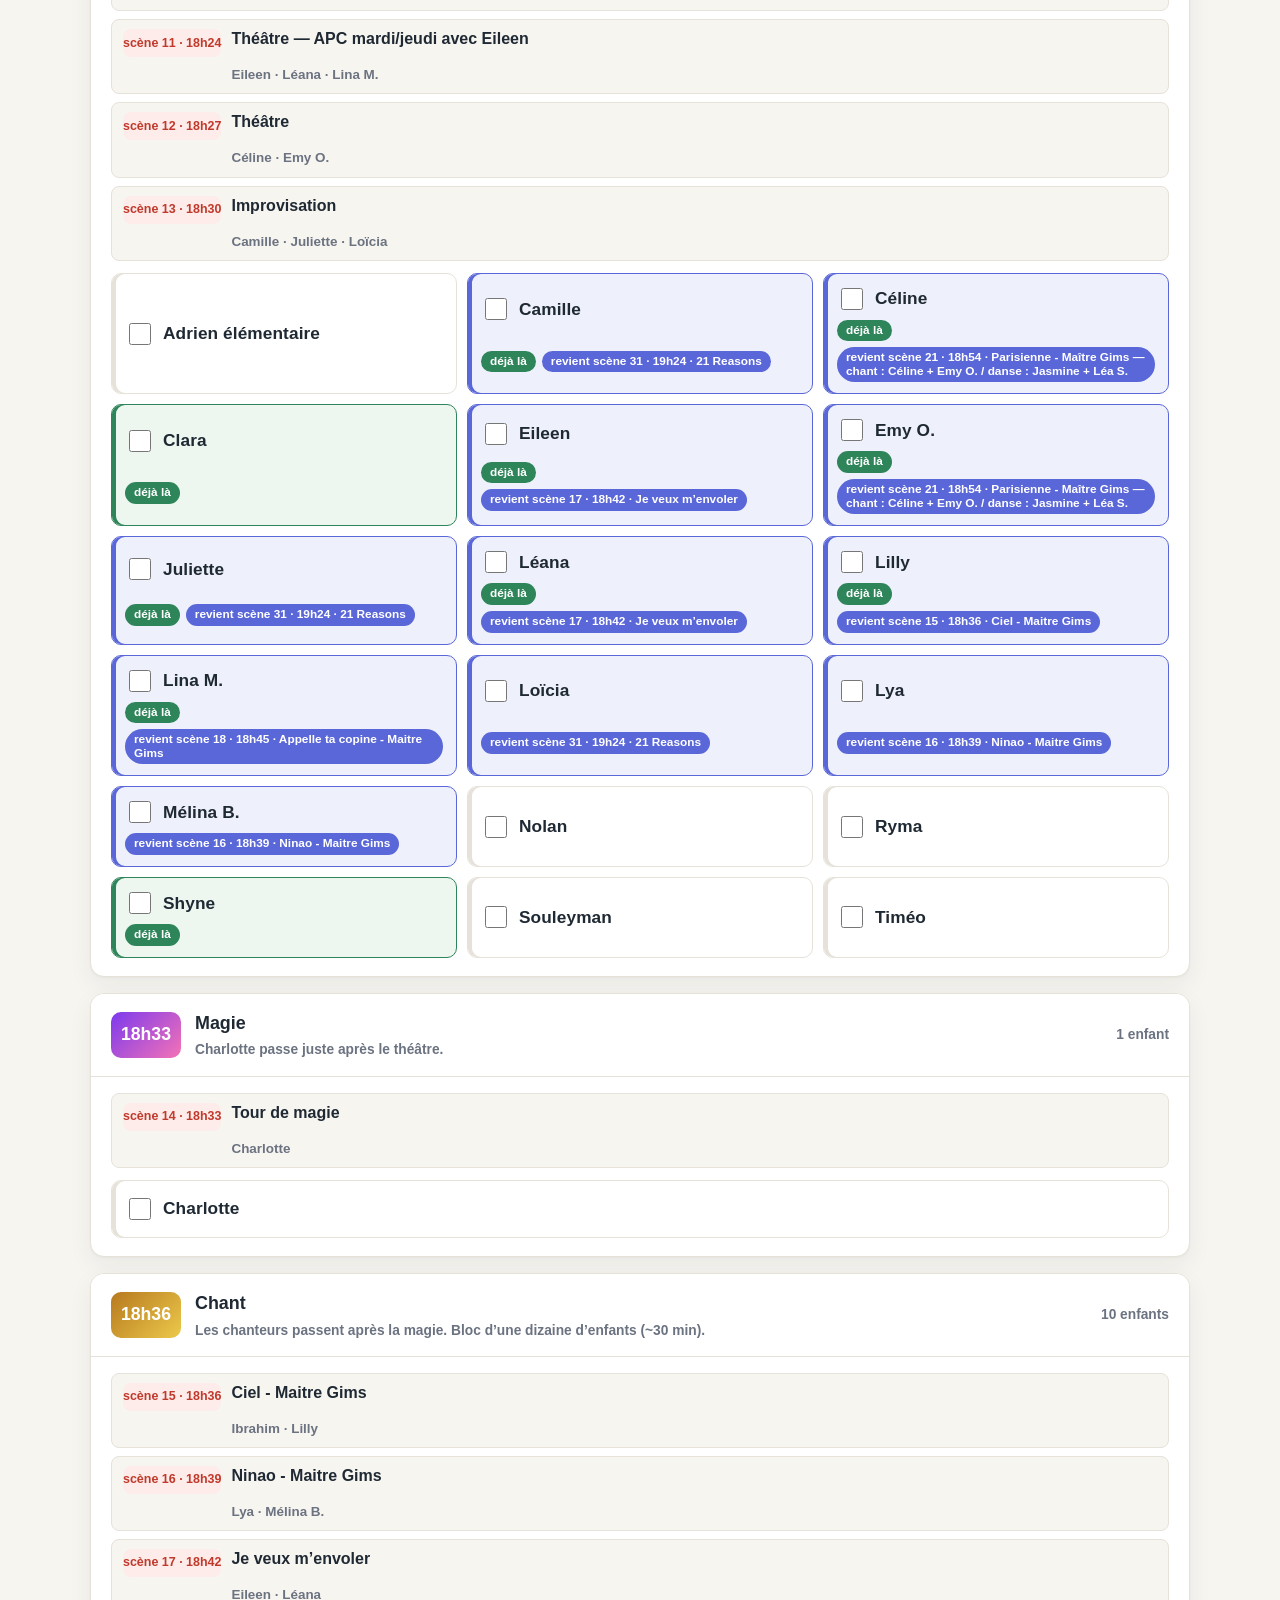
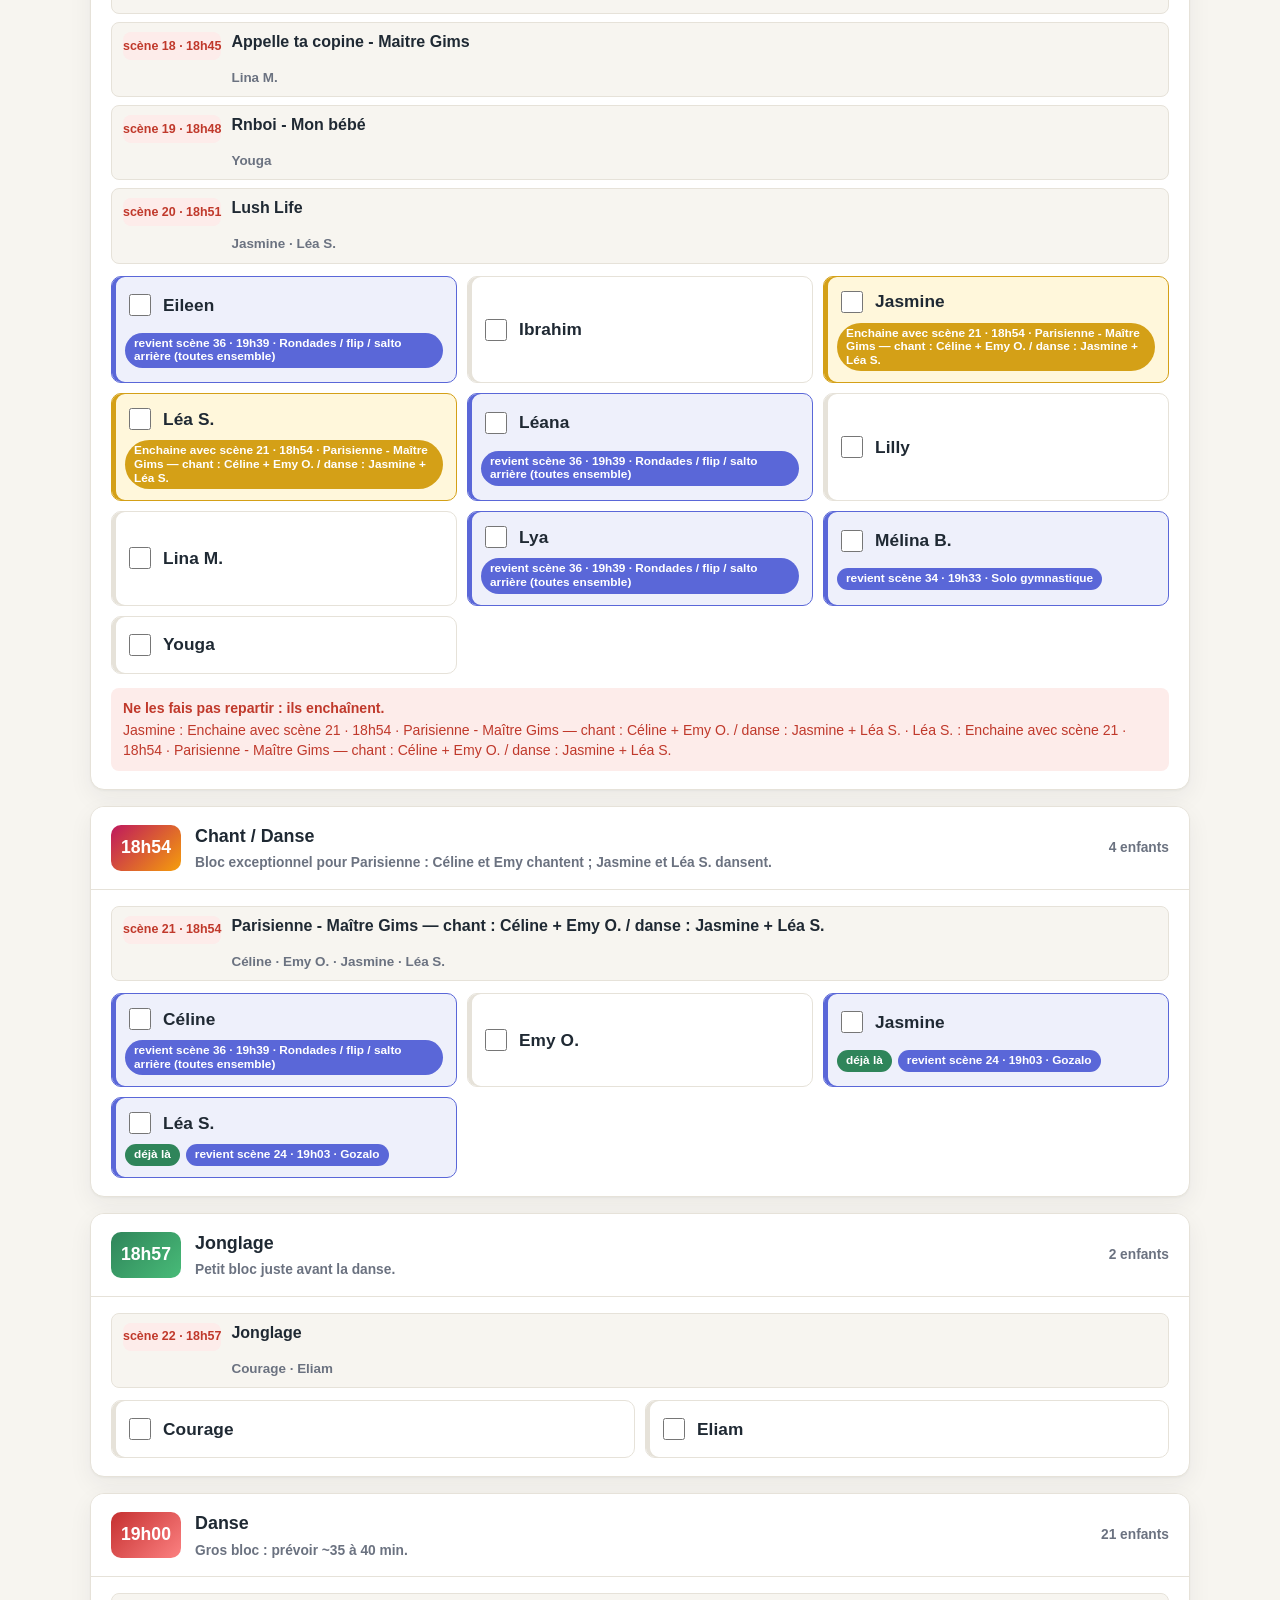
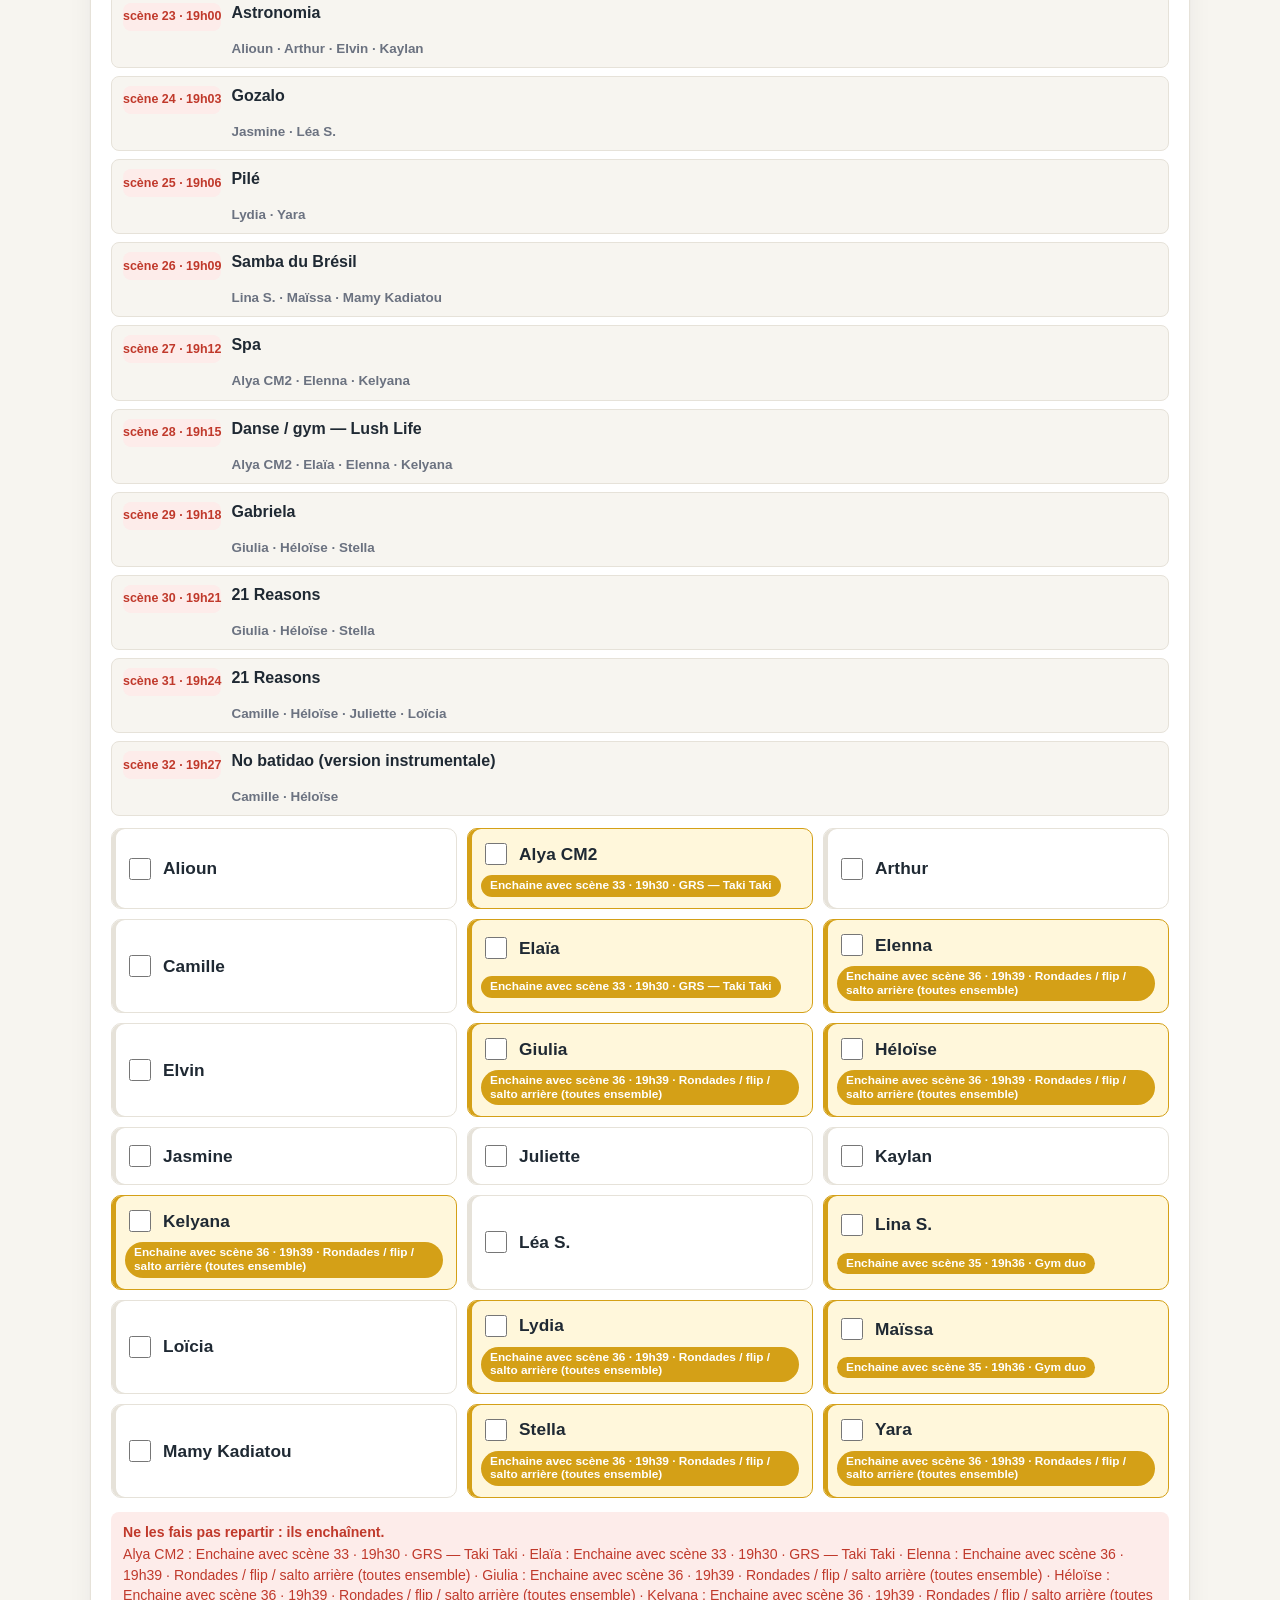
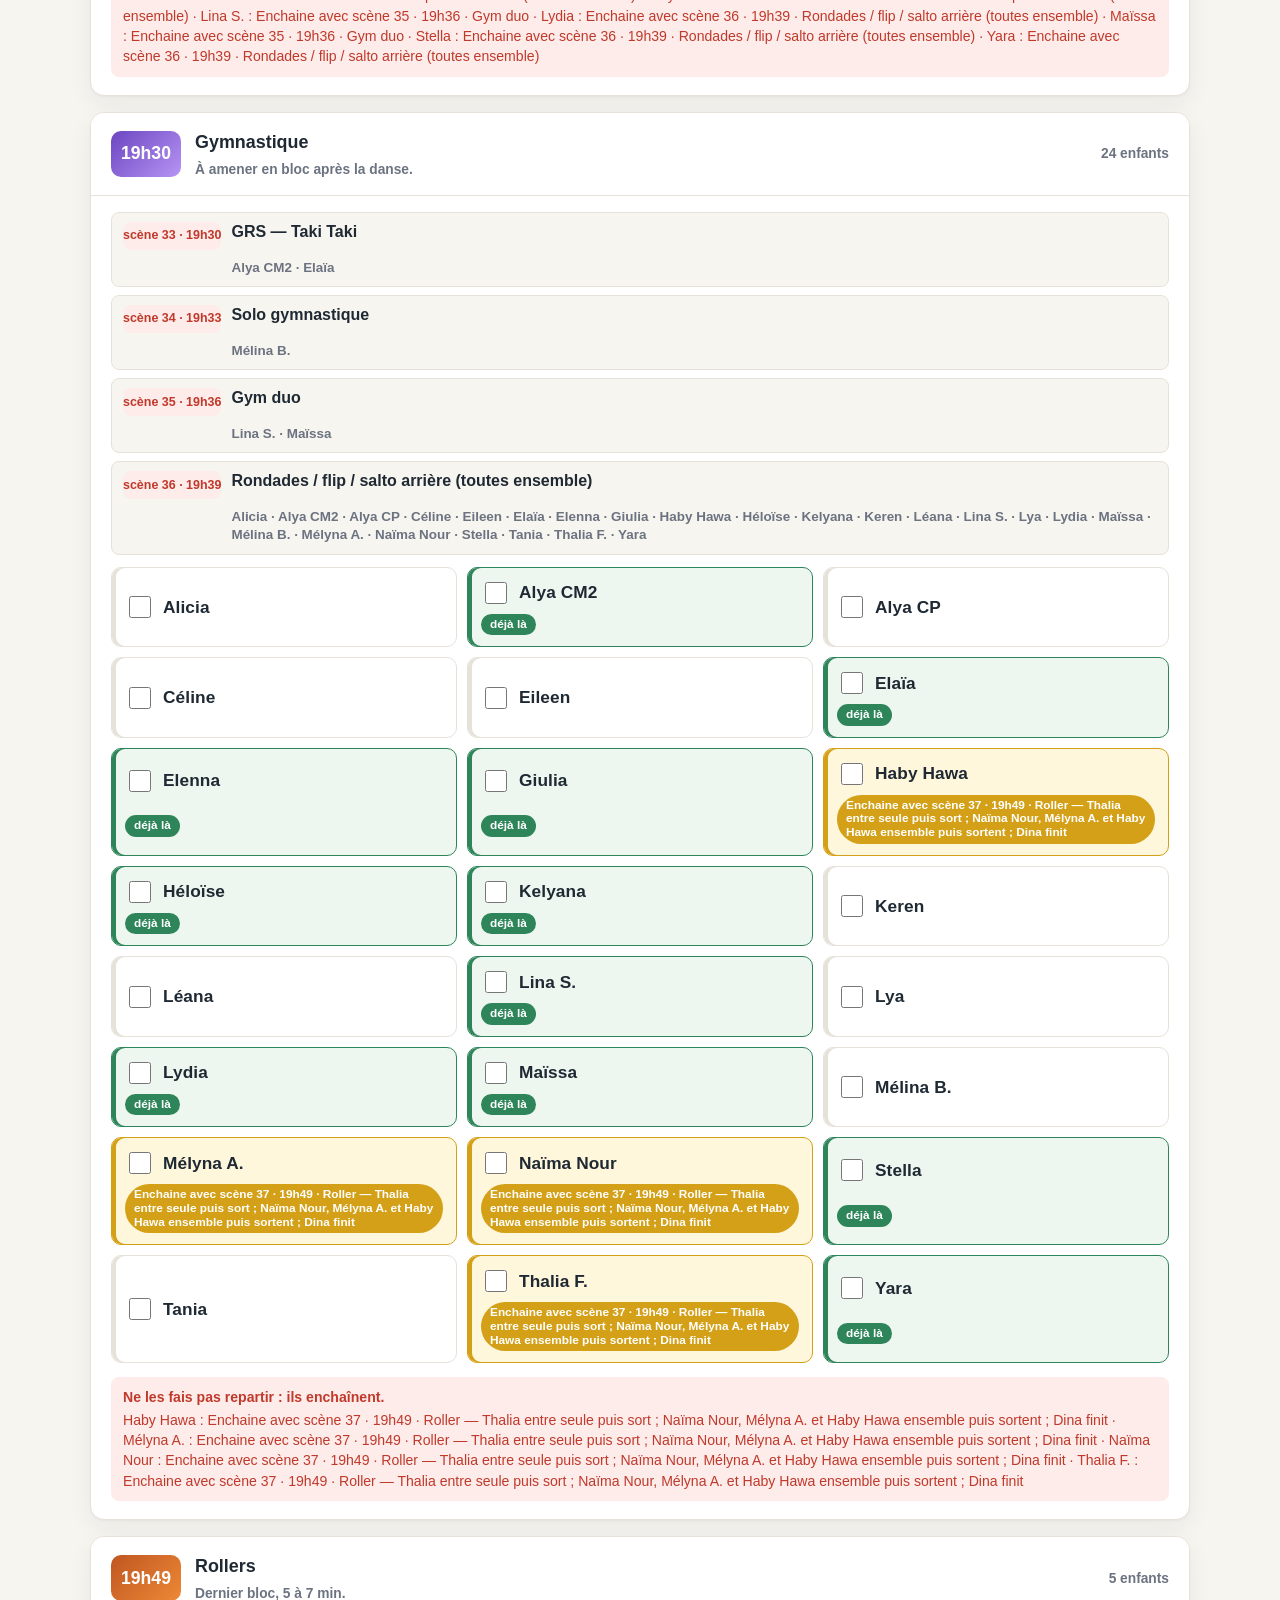
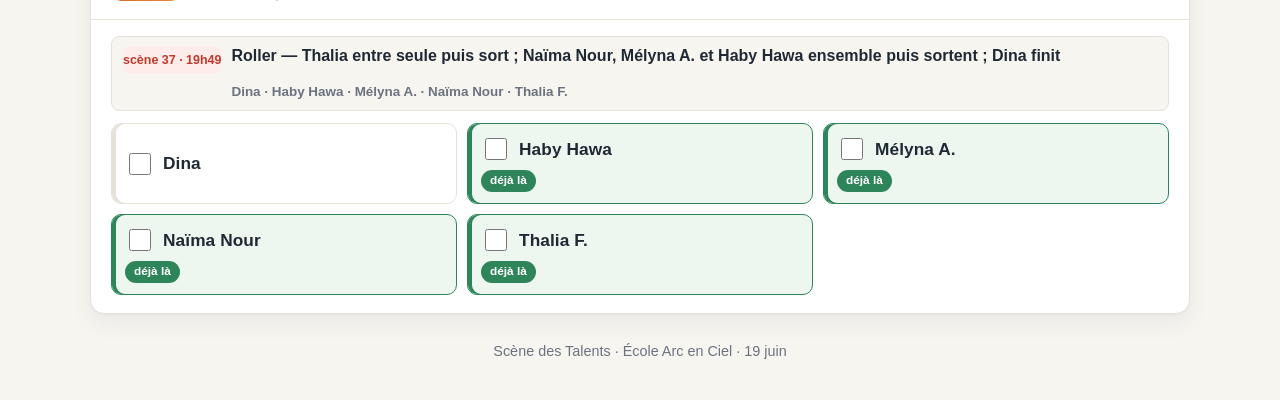
<file: nico.html>
<!DOCTYPE html>
<html lang="fr">
<head>
  <meta charset="UTF-8">
  <meta name="viewport" content="width=device-width, initial-scale=1.0">
  <title>Nico · Appel des enfants — Scène des Talents</title>
  <link rel="stylesheet" href="styles.css">
  <style>
    .nico-note { border-left-color: var(--green); font-size: 1rem; }
    .nico-note strong { color: var(--green); }
    .handoff-list { display:flex; flex-direction:column; gap:16px; }
    .handoff-card { background:var(--card); border:1px solid var(--line); border-radius:var(--radius); box-shadow:var(--shadow); overflow:hidden; }
    .handoff-head { display:grid; grid-template-columns:auto 1fr auto; align-items:center; gap:14px; padding:16px 20px; border-bottom:1px solid var(--line); background:#fff; }
    .handoff-time { min-width:70px; height:46px; border-radius:10px; display:grid; place-items:center; color:#fff; font-weight:800; font-size:1.1rem; background:linear-gradient(135deg,var(--accent),var(--accent-2)); }
    .handoff-title { font-weight:800; font-size:1.12rem; }
    .handoff-title small { display:block; margin-top:3px; color:var(--muted); font-size:.86rem; font-weight:600; line-height:1.4; }
    .handoff-count { font-size:.86rem; color:var(--muted); font-weight:800; white-space:nowrap; }
    .handoff-body { padding:16px 20px 18px; }
    .handoff-kids { display:grid; grid-template-columns:repeat(auto-fit,minmax(280px,1fr)); gap:10px; margin:0; padding:0; list-style:none; }
    .handoff-kids li { display:grid; grid-template-columns:auto minmax(0,1fr); gap:7px 9px; align-items:center; min-height:58px; padding:11px 13px; border:1px solid var(--line); border-radius:10px; background:#fff; box-shadow:inset 4px 0 0 var(--line); }
    .kid-name { min-width:0; font-size:1.08rem; font-weight:800; color:var(--ink); letter-spacing:.005em; overflow-wrap:anywhere; }
    .kid-tags { grid-column:1 / -1; display:flex; flex-wrap:wrap; gap:6px; min-width:0; }
    .handoff-kids li.no-check .kid-name { grid-column:1 / -1; }
    .handoff-kids li.keep-close { border-color:#d4a017; background:#fff7db; box-shadow:inset 4px 0 0 #d4a017; }
    .handoff-kids li.already-close { border-color:#2f855a; background:#edf7f0; box-shadow:inset 4px 0 0 #2f855a; }
    .handoff-kids li.returns-later { border-color:#5a67d8; background:#eef0fb; box-shadow:inset 4px 0 0 #5a67d8; }
    .kid-tag { max-width:100%; padding:4px 9px; border-radius:999px; font-size:.74rem; font-weight:800; line-height:1.15; overflow-wrap:anywhere; }
    .kid-tag.keep-close { background:#d4a017; color:#fff; }
    .kid-tag.already-close { background:#2f855a; color:#fff; }
    .kid-tag.returns-later { background:#5a67d8; color:#fff; }
    .handoff-kids input { width:22px; height:22px; accent-color:var(--accent); flex-shrink:0; }
    .project-lines { display:flex; flex-direction:column; gap:10px; }
    .project-line { padding:12px 14px; border:1px solid var(--line); border-radius:8px; background:#fff; }
    .project-line strong { display:block; margin-bottom:6px; color:var(--ink); }
    .project-line .project-meta { color:var(--muted); font-size:.9rem; line-height:1.45; }
    .project-line .handoff-kids { margin-top:10px; }
    .scene-list { display:grid; gap:8px; margin:0 0 12px; padding:0; list-style:none; }
    .scene-list li { display:grid; grid-template-columns:auto 1fr; gap:9px 10px; align-items:start; padding:9px 11px; border:1px solid var(--line); border-radius:8px; background:var(--bg); }
    .scene-num { display:inline-flex; align-items:center; justify-content:center; min-width:58px; height:28px; border-radius:8px; background:var(--accent-soft); color:var(--accent); font-size:.78rem; font-weight:900; white-space:nowrap; }
    .scene-name { min-width:0; font-weight:850; color:var(--ink); line-height:1.3; overflow-wrap:anywhere; }
    .scene-kids { grid-column:2; color:var(--muted); font-size:.84rem; font-weight:700; line-height:1.35; overflow-wrap:anywhere; }
    .stay-note { margin-top:14px; padding:10px 12px; border-radius:8px; background:var(--accent-soft); color:var(--accent); font-size:.88rem; line-height:1.45; }
    .stay-note strong { display:block; margin-bottom:2px; }
    .handoff-card.school .handoff-time { background:linear-gradient(135deg,var(--gold),#d4a017); }
    .handoff-card.theatre .handoff-time { background:linear-gradient(135deg,#2b6cb0,#4299e1); }
    .handoff-card.magie .handoff-time { background:linear-gradient(135deg,#7c3aed,#f472b6); }
    .handoff-card.chant .handoff-time { background:linear-gradient(135deg,#b7791f,#ecc94b); }
    .handoff-card.chant-danse .handoff-time { background:linear-gradient(135deg,#be185d,#f59e0b); }
    .handoff-card.jonglage .handoff-time { background:linear-gradient(135deg,#2f855a,#48bb78); }
    .handoff-card.danse .handoff-time { background:linear-gradient(135deg,#c53030,#fc8181); }
    .handoff-card.gym .handoff-time { background:linear-gradient(135deg,#6b46c1,#b794f4); }
    .handoff-card.roller .handoff-time { background:linear-gradient(135deg,#c05621,#ed8936); }
    @media (max-width:620px){
      .handoff-head{grid-template-columns:auto 1fr;}
      .handoff-count{grid-column:2;}
      .handoff-kids{grid-template-columns:1fr;}
      .handoff-body{padding:14px 14px 16px;}
      .handoff-kids li{min-height:52px;padding:12px 14px;}
      .kid-name{font-size:1.12rem;}
      .scene-list li{grid-template-columns:1fr;}
      .scene-kids{grid-column:1;}
      .kid-tag{font-size:.78rem;padding:5px 10px;}
      .handoff-kids input{width:24px;height:24px;}
    }
    @media (max-width:380px){
      .handoff-kids li{grid-template-columns:1fr;}
      .handoff-kids input{grid-row:1;justify-self:start;}
    }
  </style>
</head>
<body>
  <nav class="nav"><div class="nav-inner"><a class="brand" href="index.html"><span class="dot"><svg class="svg-icon" viewBox="0 0 24 24"><path d="M4 6h16v7a8 8 0 0 1-16 0V6Z"/><path d="M8 10h.01M16 10h.01M9 16c2 1.4 4 1.4 6 0"/><path d="M7 3v3M17 3v3"/></svg></span><span>Scène des Talents<small>École Arc en Ciel · 19 juin</small></span></a><button class="nav-toggle" id="navToggle" aria-label="Menu" aria-expanded="false"><svg viewBox="0 0 24 24" fill="none" stroke="currentColor" stroke-width="2" stroke-linecap="round"><line x1="3" y1="6" x2="21" y2="6"/><line x1="3" y1="12" x2="21" y2="12"/><line x1="3" y1="18" x2="21" y2="18"/></svg></button><ul class="nav-links" id="navLinks"><li><a href="index.html"><svg class="svg-icon" viewBox="0 0 24 24"><path d="M3 11l9-8 9 8"/><path d="M5 10v10h14V10"/><path d="M10 20v-6h4v6"/></svg>Accueil</a></li><li><a href="info-parents.html"><svg class="svg-icon" viewBox="0 0 24 24"><circle cx="12" cy="12" r="9"/><path d="M12 11v5"/><path d="M12 8h.01"/></svg>Informations parents</a></li><li><a href="enfants.html"><svg class="svg-icon" viewBox="0 0 24 24"><circle cx="12" cy="8" r="4"/><path d="M8 14h8l2 7H6l2-7Z"/></svg>Enfants</a></li><li><a href="orga.html"><svg class="svg-icon" viewBox="0 0 24 24"><rect x="3" y="4" width="18" height="18" rx="2"/><path d="M16 2v4M8 2v4M3 10h18"/></svg>Scènes</a></li><li><a href="repere-enfants.html"><svg class="svg-icon" viewBox="0 0 24 24"><circle cx="12" cy="12" r="9"/><path d="m15 9-2 5-5 2 2-5 5-2Z"/></svg>Repère Pour les enfants</a></li><li><a href="repetition.html"><svg class="svg-icon" viewBox="0 0 24 24"><path d="M4 4h16v16H4z"/><path d="m10 8 6 4-6 4V8Z"/></svg>Répétitions</a></li><li><a href="nico.html" class="active"><svg class="svg-icon" viewBox="0 0 24 24"><path d="M20 6 9 17l-5-5"/></svg>Nico</a></li><li><a href="stats.html"><svg class="svg-icon" viewBox="0 0 24 24"><path d="M4 19V5"/><path d="M4 19h16"/><rect x="7" y="11" width="3" height="5"/><rect x="12" y="8" width="3" height="8"/><rect x="17" y="4" width="3" height="12"/></svg>Statistiques</a></li></ul></div></nav>

  <div class="wrap">
    <header class="page-head">
      <p class="kicker">Planning d'appel</p>
      <h1>Nico</h1>
      <p class="meta">Animation à 17h45 · Scènes affichées dans l'ordre du déroulé</p>
    </header>

    <div class="rule nico-note">
      <strong>Message pour Nico :</strong> amène les enfants par groupe, dans l'ordre indiqué ci-dessous.
      Si un enfant est introuvable, passe simplement au suivant.
      Les enfants doivent également être attentifs à leur horaire de passage et se présenter au bon moment.<br><br>
      Si un enfant ne souhaite finalement plus participer, passe à la scène suivante sans insister.
      Pendant ce temps, continue à faire venir les autres enfants prévus.<br><br>
      Les maternelles de Virginie ne sont pas à prendre en charge par Nico : Virginie les accompagne.
      L'annonce Capoeira est un passage rapide sans appel Nico.
      Le carnaval maternelle passe juste après les maternelles et reste sans appel Nico : Déborah s'en charge.<br><br>
      Les enfants restent sous la responsabilité de leurs parents pendant toute la durée de l'événement.
    </div>

    <p class="cat-title">Planning fluide</p>
    <div class="handoff-list" id="handoffList"></div>

    <footer>Scène des Talents · École Arc en Ciel · 19 juin</footer>
  </div>

  <script src="data.js"></script>
  <script>
    const toggle=document.getElementById('navToggle');
    const links=document.getElementById('navLinks');
    toggle.addEventListener('click',()=>{const open=links.classList.toggle('open');toggle.setAttribute('aria-expanded',open);});

    const esc=s=>String(s).replace(/[&<>]/g,c=>({'&':'&amp;','<':'&lt;','>':'&gt;'}[c]));
    const unique=list=>[...new Set(list)];
    const uniqueCanonical=list=>[...new Map(list.map(k=>[normKey(canonical(k)),canonical(k)])).values()].sort((a,b)=>a.localeCompare(b,'fr',{sensitivity:'base'}));
    const project=name=>SCHOOL_PROJECTS.find(p=>p.name===name);
    const category=name=>FREE_CATEGORIES.find(c=>c.name===name);
    const projectKids=name=>{const p=project(name);return p.kids?uniqueCanonical(p.kids):uniqueCanonical(p.languages.flatMap(l=>l.kids));};
    const categoryKids=name=>uniqueCanonical(category(name).scenes.flatMap(s=>s.who));
    const quinzaineKids=(()=>{const q=SCHOOL_PROJECTS.find(p=>p.languages);return uniqueCanonical(q.languages.flatMap(l=>l.kids));})();

    const schedule=computeSchedule();
    const bt=k=>schedule.blockStart.get(k)||'';
    const projectScenes=name=>schedule.running.filter(s=>s.project===name);
    const categoryScenes=name=>schedule.running.filter(s=>s.cat===name);

    const handoffBlocks=[
      {cls:'school',time:bt('maternelles'),title:'Maternelles de Virginie',note:"Virginie s'en occupe : Nico ne les appelle pas.",noChecklist:true,projects:[{name:'Maternelles de Virginie',kids:projectKids('Maternelles de Virginie'),scenes:projectScenes('Maternelles de Virginie'),noPickup:true,manager:'Virginie'}]},
      {cls:'school',time:bt('projets'),title:'Autres projets périscolaires',note:'Projets dans l’ordre du déroulé. Carnaval géré par Déborah ; annonce Capoeira sans appel Nico.',projects:[{name:'Carnaval',kids:projectKids('Carnaval'),scenes:projectScenes('Carnaval'),noPickup:true,manager:'Déborah'},{name:'Annonce Capoeira',kids:projectKids('Annonce Capoeira'),scenes:projectScenes('Annonce Capoeira'),noPickup:true,manager:'Annonce'},{name:'Oh Mama Tetema + Freestyle',kids:projectKids('Oh Mama Tetema + Freestyle'),scenes:projectScenes('Oh Mama Tetema + Freestyle')},{name:"Quinzaine de l'égalité",kids:quinzaineKids,scenes:projectScenes("Quinzaine de l'égalité")}]},
      {cls:'theatre',time:bt('Théâtre'),title:'Théâtre',note:'Après les projets, rassembler tous les groupes théâtre.',kids:categoryKids('Théâtre'),scenes:categoryScenes('Théâtre')},
      {cls:'magie',time:bt('Magie'),title:'Magie',note:'Charlotte passe juste après le théâtre.',kids:categoryKids('Magie'),scenes:categoryScenes('Magie')},
      {cls:'chant',time:bt('Chant'),title:'Chant',note:'Les chanteurs passent après la magie. Bloc d’une dizaine d’enfants (~30 min).',kids:categoryKids('Chant'),scenes:categoryScenes('Chant')},
      {cls:'chant-danse',time:bt('Chant / Danse'),title:'Chant / Danse',note:'Bloc exceptionnel pour Parisienne : Céline et Emy chantent ; Jasmine et Léa S. dansent.',kids:categoryKids('Chant / Danse'),scenes:categoryScenes('Chant / Danse')},
      {cls:'jonglage',time:bt('Jonglage ballon de foot'),title:'Jonglage',note:'Petit bloc juste avant la danse.',kids:categoryKids('Jonglage ballon de foot'),scenes:categoryScenes('Jonglage ballon de foot')},
      {cls:'danse',time:bt('Danse'),title:'Danse',note:'Gros bloc : prévoir ~35 à 40 min.',kids:categoryKids('Danse'),scenes:categoryScenes('Danse')},
      {cls:'gym',time:bt('Gymnastique'),title:'Gymnastique',note:'À amener en bloc après la danse.',kids:categoryKids('Gymnastique'),scenes:categoryScenes('Gymnastique')},
      {cls:'roller',time:bt('Roller'),title:'Rollers',note:'Dernier bloc, 5 à 7 min.',kids:categoryKids('Roller'),scenes:categoryScenes('Roller')}
    ];

    const kidKey=kid=>normKey(canonical(kid));
    const kidKeySet=kids=>new Set(kids.map(kidKey));
    const blockKids=block=>unique(block.projects?block.projects.flatMap(p=>p.kids):block.kids);
    const blockScenes=block=>block.projects?block.projects.flatMap(p=>p.scenes||[]):(block.scenes||[]);
    /* Tous les blocs où passe chaque enfant, pour repérer les retours non consécutifs. */
    const kidBlocks=new Map();
    handoffBlocks.forEach((b,i)=>{[...new Set(blockKids(b).map(kidKey))].forEach(k=>{if(!kidBlocks.has(k))kidBlocks.set(k,[]);kidBlocks.get(k).push(i);});});
    const nextSceneForKid=(kid,startIndex)=>{const key=kidKey(kid);for(let i=startIndex;i<handoffBlocks.length;i++){const scene=blockScenes(handoffBlocks[i]).find(s=>s.kids.some(k=>kidKey(k)===key));if(scene)return scene;}return null;};
    const markNext=(current,next,index)=>{const m=new Map();if(!next)return m;const nextKids=kidKeySet(blockKids(next));blockKids(current).filter(k=>nextKids.has(kidKey(k))).forEach(kid=>m.set(kid,nextSceneForKid(kid,index+1)));return m;};
    const markPrevious=(current,previous)=>{if(!previous)return new Set();const previousKids=kidKeySet(blockKids(previous));return new Set(blockKids(current).filter(k=>previousKids.has(kidKey(k))));};
    const markReturnsLater=(current,index)=>{const m=new Map();blockKids(current).forEach(kid=>{const idx=kidBlocks.get(kidKey(kid))||[];const next=idx.find(j=>j>index);if(next!==undefined&&next>index+1)m.set(kid,{block:handoffBlocks[next].title,scene:nextSceneForKid(kid,next)});});return m;};
    const kidClassName=(kid,marks={})=>marks.keepClose?.has(kid)?'keep-close':marks.returnsLater?.has(kid)?'returns-later':marks.alreadyClose?.has(kid)?'already-close':'';
    const kidClass=(kid,marks={})=>kidClassName(kid,marks)?` class="${kidClassName(kid,marks)}"`:'';
    const returnLabel=info=>info?.scene?`revient scène ${info.scene.num} · ${esc(info.scene.time)} · ${esc(info.scene.name)}`:`revient en ${esc(info?.block||'plus tard')}`;
    const chainLabel=scene=>scene?`Enchaine avec scène ${scene.num} · ${esc(scene.time)} · ${esc(scene.name)}`:'Enchaine avec le bloc suivant';
    const kidTag=(kid,marks={})=>{const tags=[];if(marks.alreadyClose?.has(kid))tags.push('<span class="kid-tag already-close">déjà là</span>');if(marks.keepClose?.has(kid))tags.push(`<span class="kid-tag keep-close">${chainLabel(marks.keepClose.get(kid))}</span>`);if(marks.returnsLater?.has(kid))tags.push(`<span class="kid-tag returns-later">${returnLabel(marks.returnsLater.get(kid))}</span>`);return tags.length?`<span class="kid-tags">${tags.join('')}</span>`:'';};
    const renderSceneList=scenes=>scenes?.length?`<ul class="scene-list">${scenes.map(s=>`<li><span class="scene-num">scène ${s.num} · ${esc(s.time)}</span><span class="scene-name">${esc(s.name)}</span><span class="scene-kids">${s.kids.map(esc).join(' · ')}</span></li>`).join('')}</ul>`:'';
    const renderKids=(kids,marks)=>`<ul class="handoff-kids">${kids.map(k=>`<li${kidClass(k,marks)}><input type="checkbox" aria-label="${esc(k)}"><span class="kid-name">${esc(k)}</span>${kidTag(k,marks)}</li>`).join('')}</ul>`;
    const renderPlainKids=(kids,marks)=>`<ul class="handoff-kids">${kids.map(k=>`<li class="no-check ${kidClassName(k,marks)}"><span class="kid-name">${esc(k)}</span>${kidTag(k,marks)}</li>`).join('')}</ul>`;
    const renderStayNote=(current,next,index)=>{if(!next)return '';const nextKids=kidKeySet(blockKids(next));const staying=blockKids(current).filter(k=>nextKids.has(kidKey(k)));if(!staying.length)return '';return `<div class="stay-note"><strong>Ne les fais pas repartir : ils enchaînent.</strong>${staying.map(k=>`${esc(k)} : ${chainLabel(nextSceneForKid(k,index+1))}`).join(' · ')}</div>`;};
    const renderProjects=(block,marks)=>`<div class="project-lines">${block.projects.map(p=>{const source=project(p.name)||{};const noPickup=block.noChecklist||p.noPickup||source.noPickup;const referenceOnly=p.referenceOnly||source.referenceOnly;const manager=p.manager||source.manager||(block.noChecklist?'Virginie':'Déborah');const meta=referenceOnly?'Liste de repère pour Nico : pas de cases à cocher.':(noPickup?`${esc(manager)} s'en charge : Nico ne les coche pas et ne les appelle pas.`:"À cocher au fur et à mesure de l'appel.");return `<div class="project-line"><strong>${esc(p.name)} · ${p.kids.length} enfant${p.kids.length>1?'s':''}</strong>${renderSceneList(p.scenes)}<div class="project-meta">${meta}</div>${noPickup||referenceOnly?renderPlainKids(p.kids,marks):renderKids(p.kids,marks)}</div>`;}).join('')}</div>`;

    document.getElementById('handoffList').innerHTML=handoffBlocks.map((block,index)=>{const count=blockKids(block).length;const previousBlock=handoffBlocks[index-1];const nextBlock=handoffBlocks[index+1];const marks={keepClose:markNext(block,nextBlock,index),alreadyClose:markPrevious(block,previousBlock),returnsLater:markReturnsLater(block,index)};return `<section class="handoff-card ${block.cls}"><div class="handoff-head"><div class="handoff-time">${esc(block.time)}</div><div class="handoff-title">${esc(block.title)}<small>${esc(block.note)}</small></div><div class="handoff-count">${count} enfant${count>1?'s':''}</div></div><div class="handoff-body">${block.projects?renderProjects(block,marks):renderSceneList(block.scenes)+renderKids(block.kids,marks)}${renderStayNote(block,nextBlock,index)}</div></section>`;}).join('');
  </script>
</body>
</html>
</file>
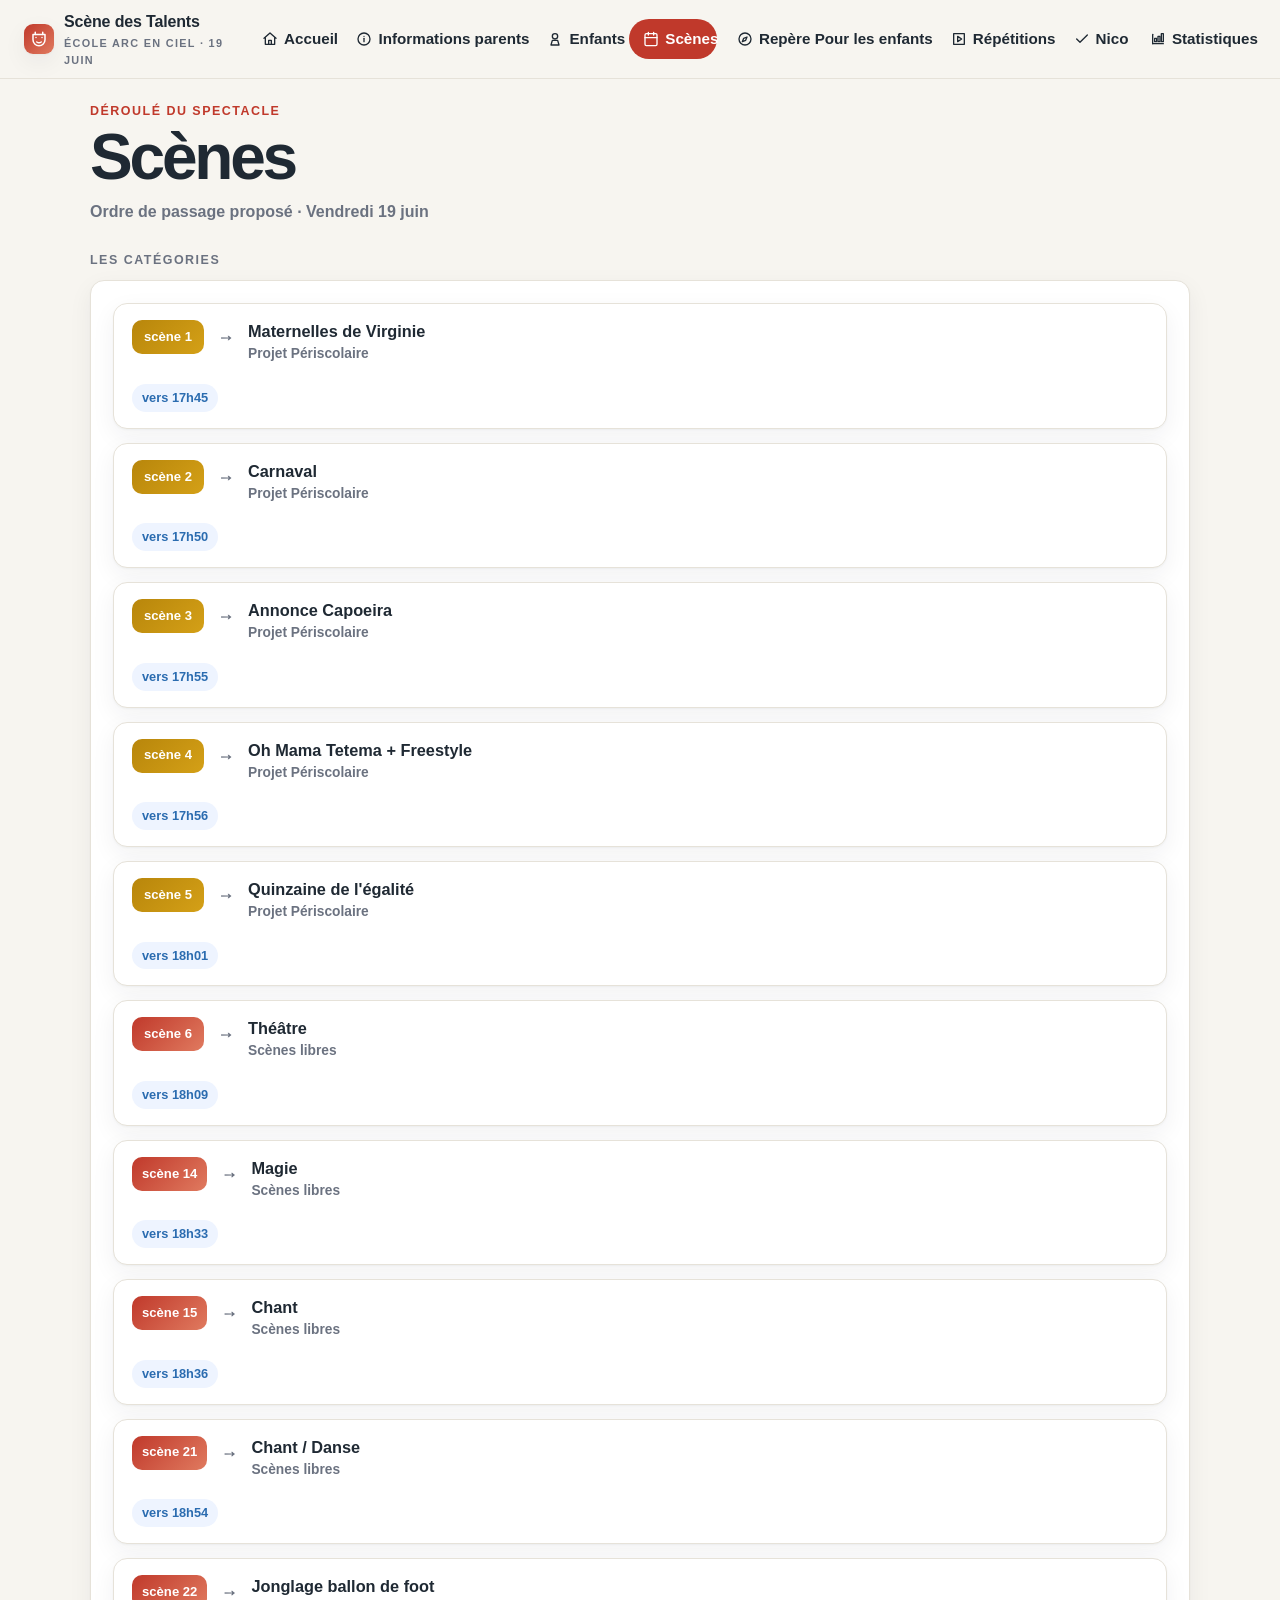
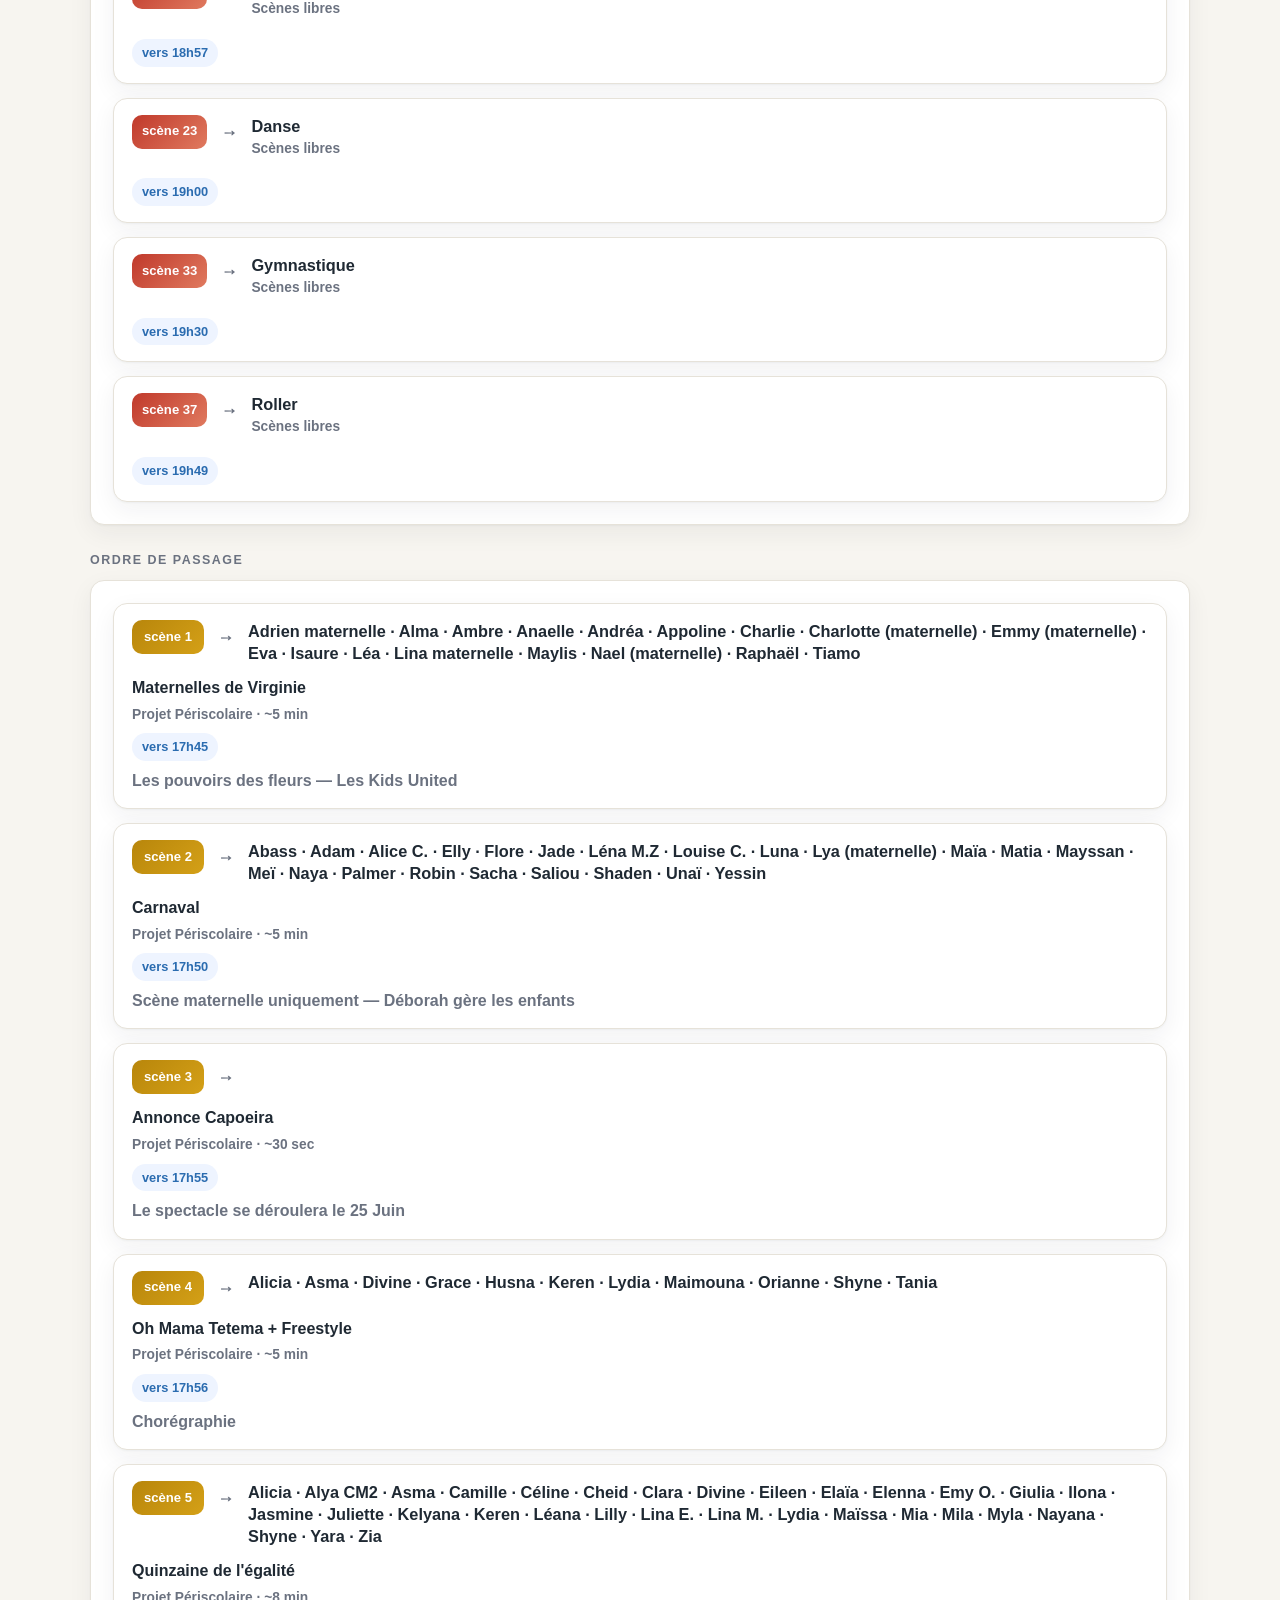
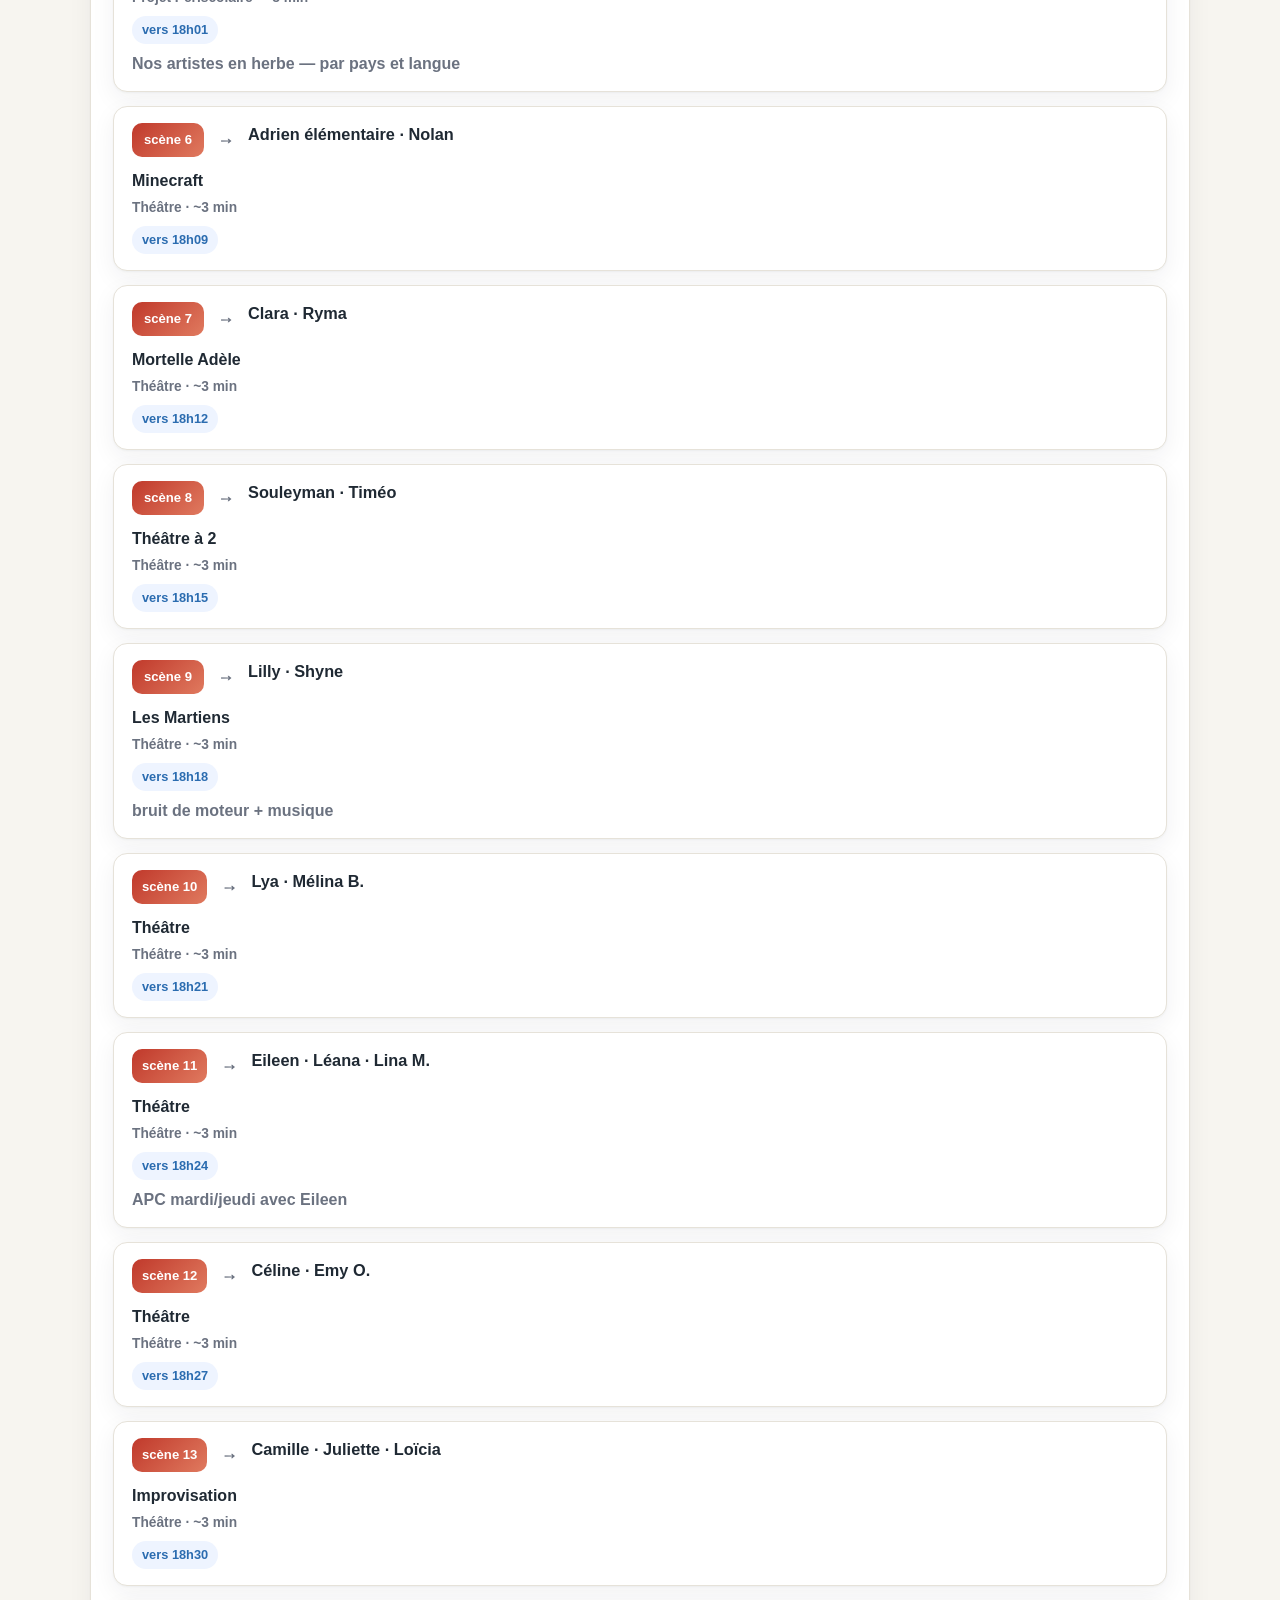
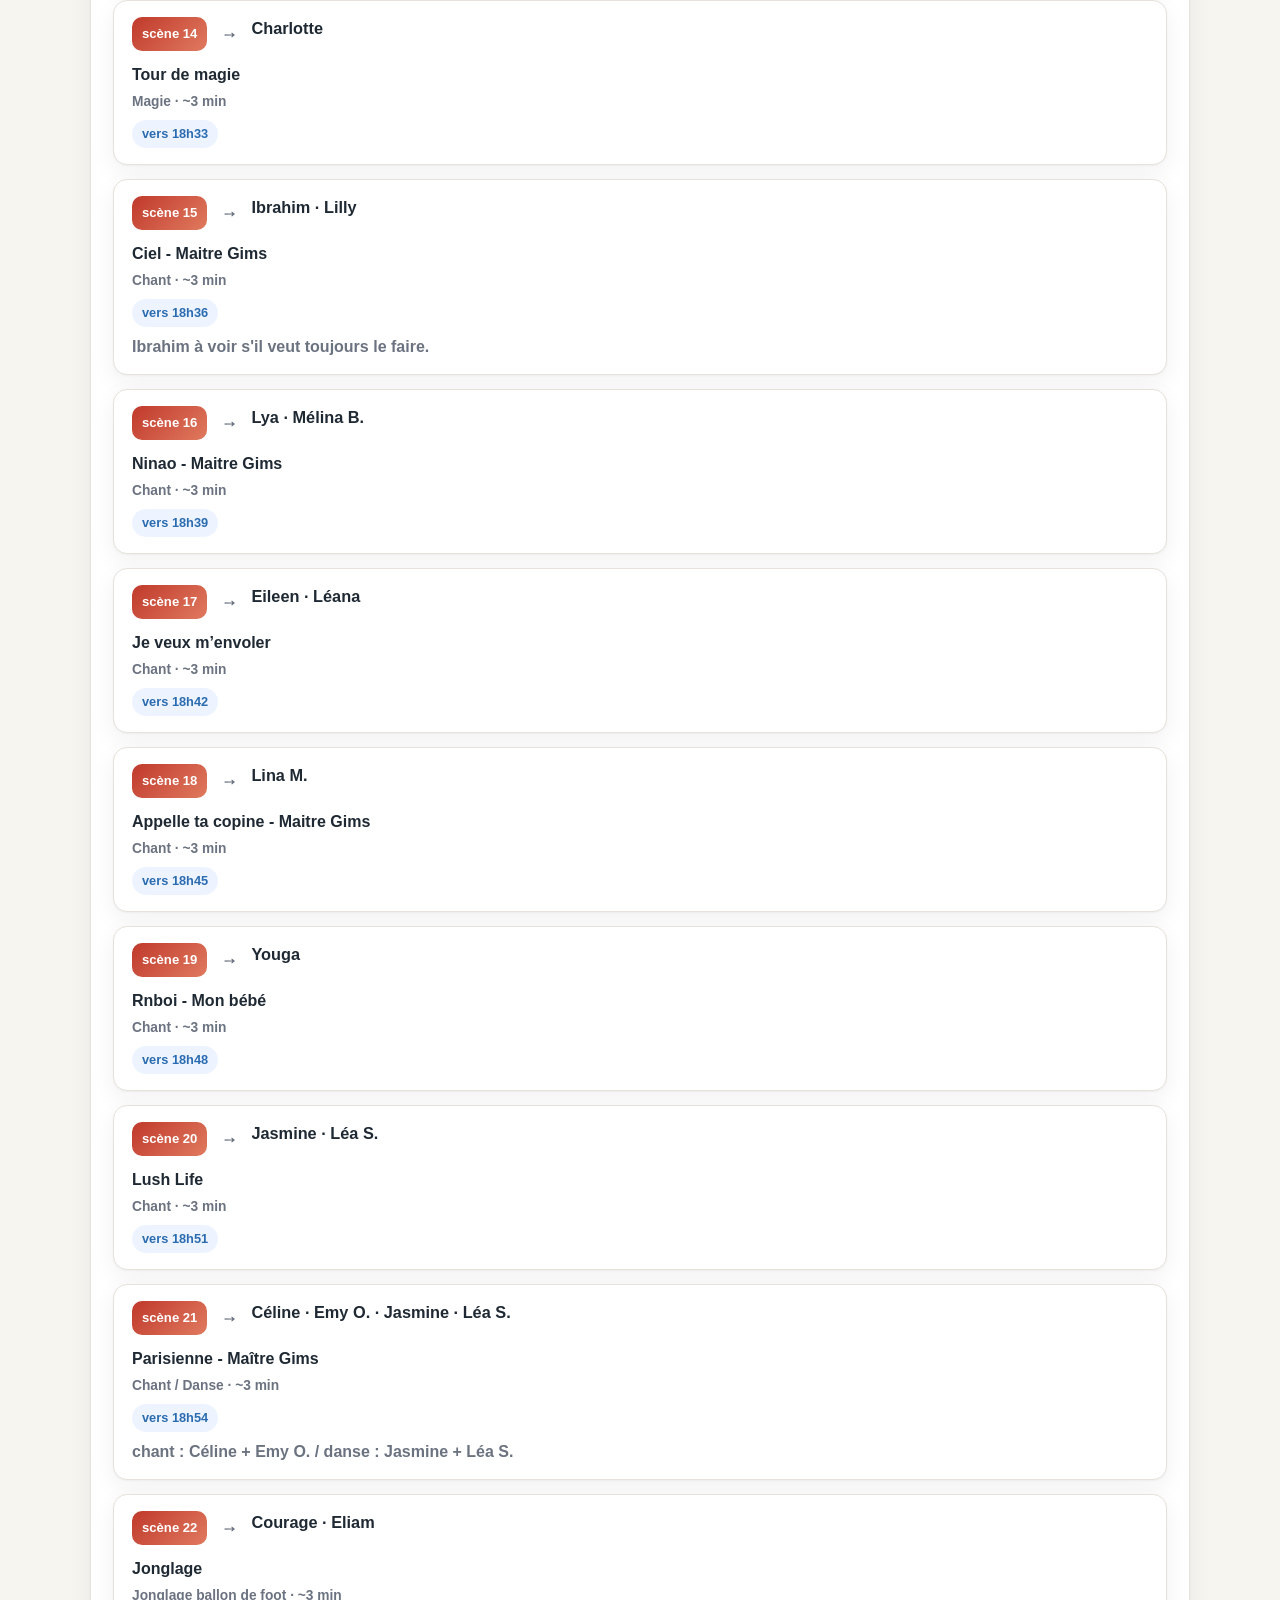
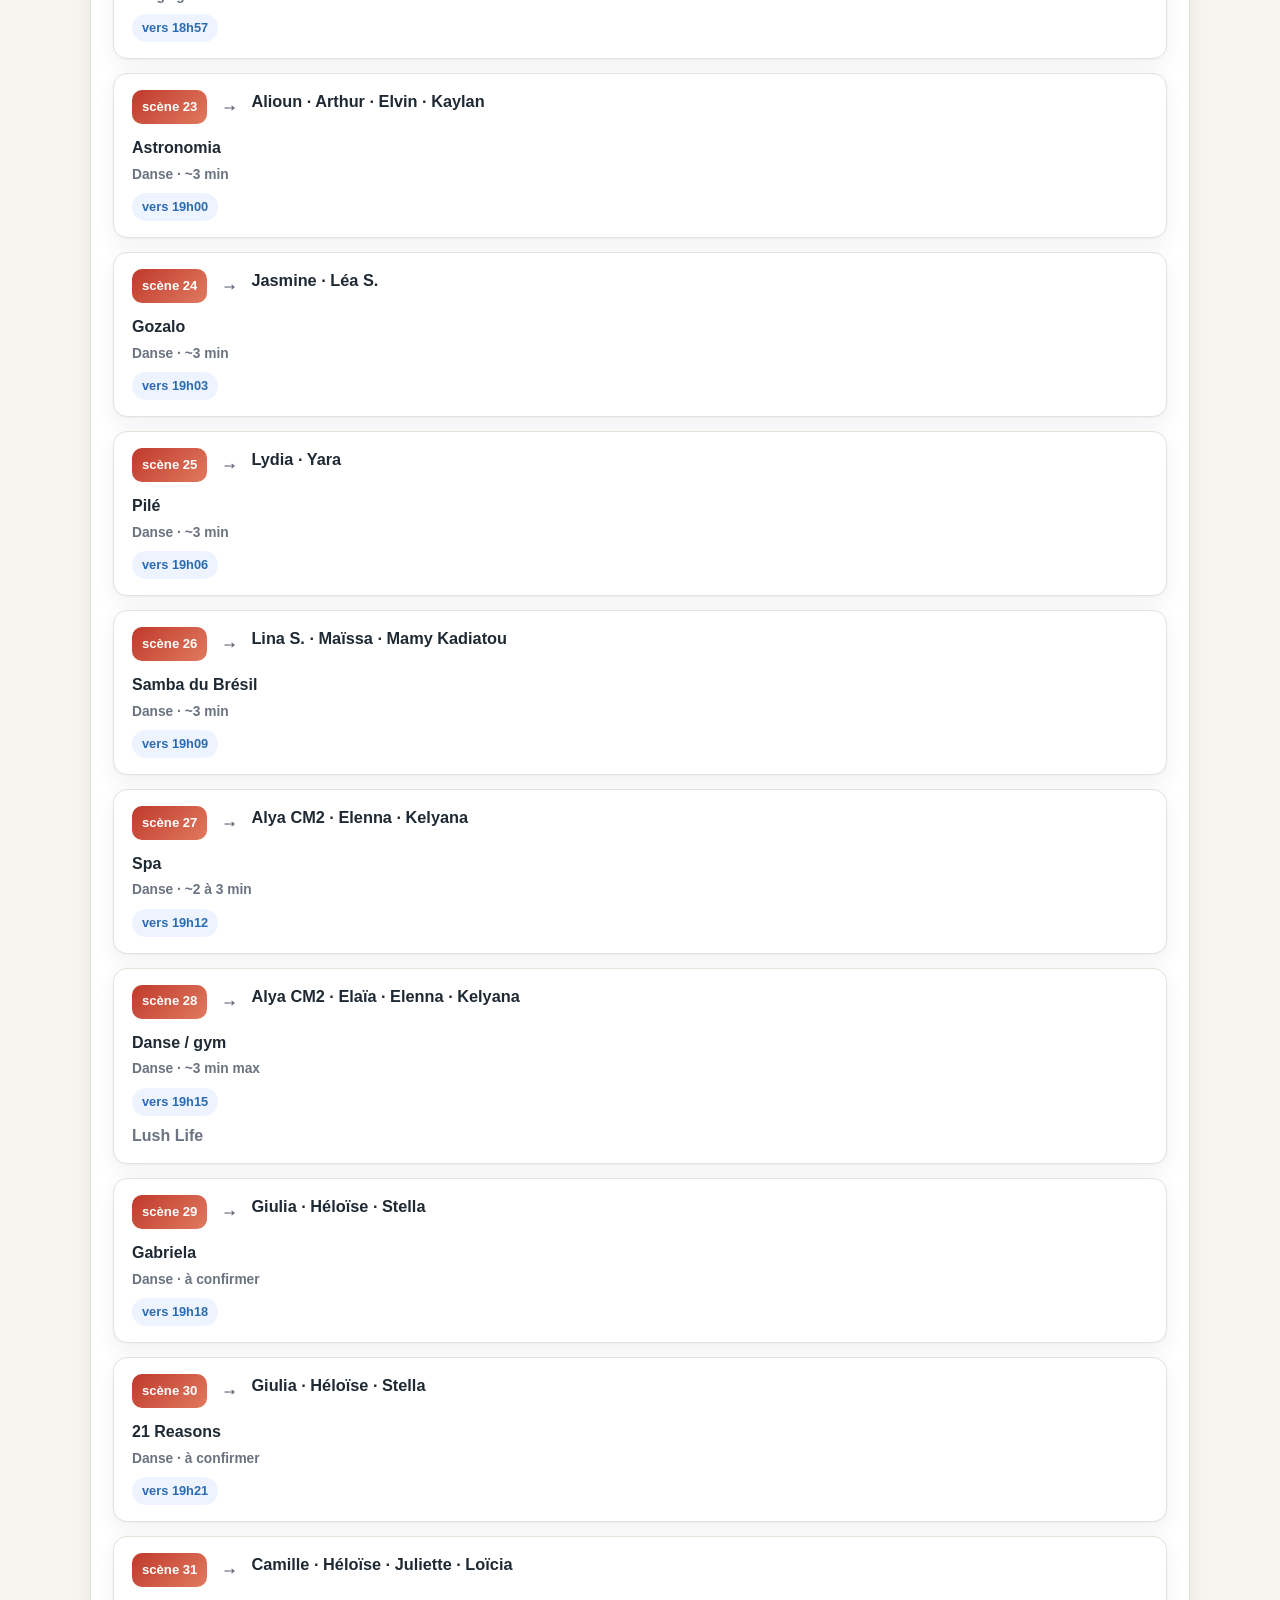
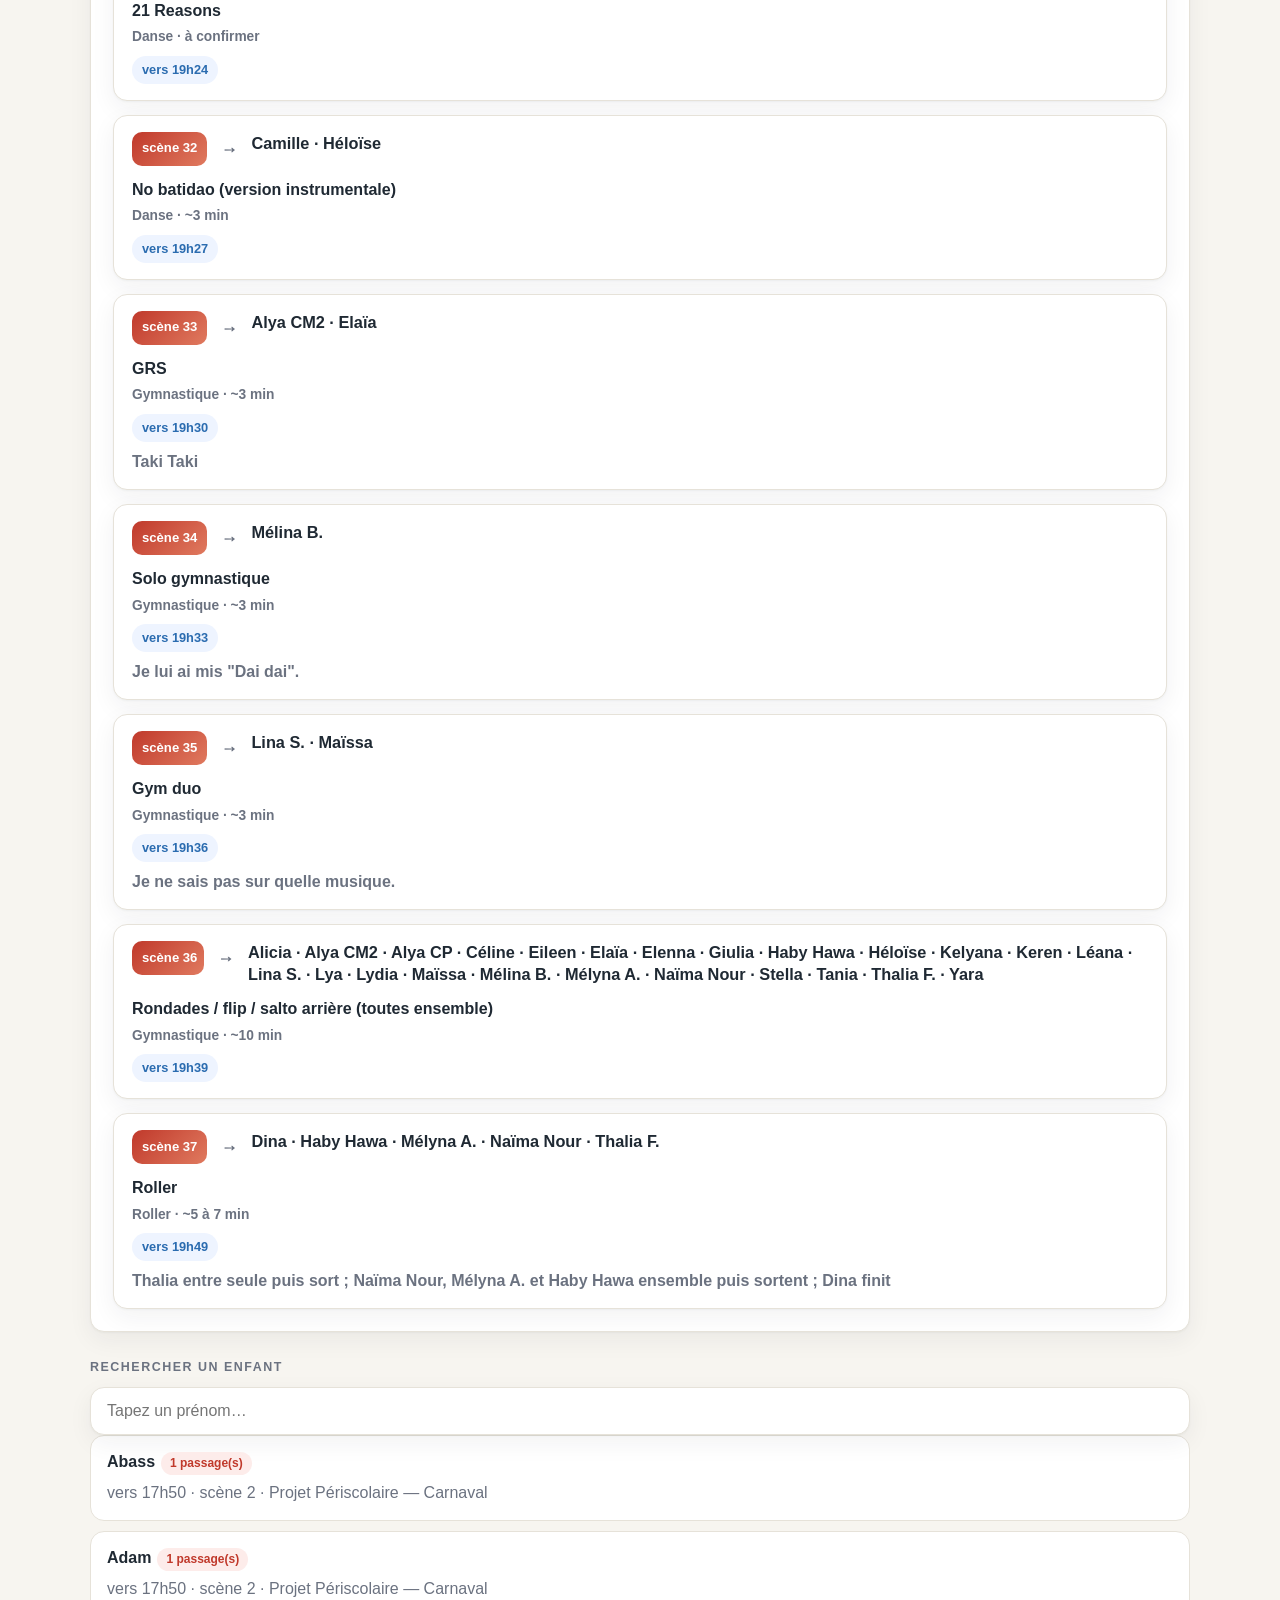
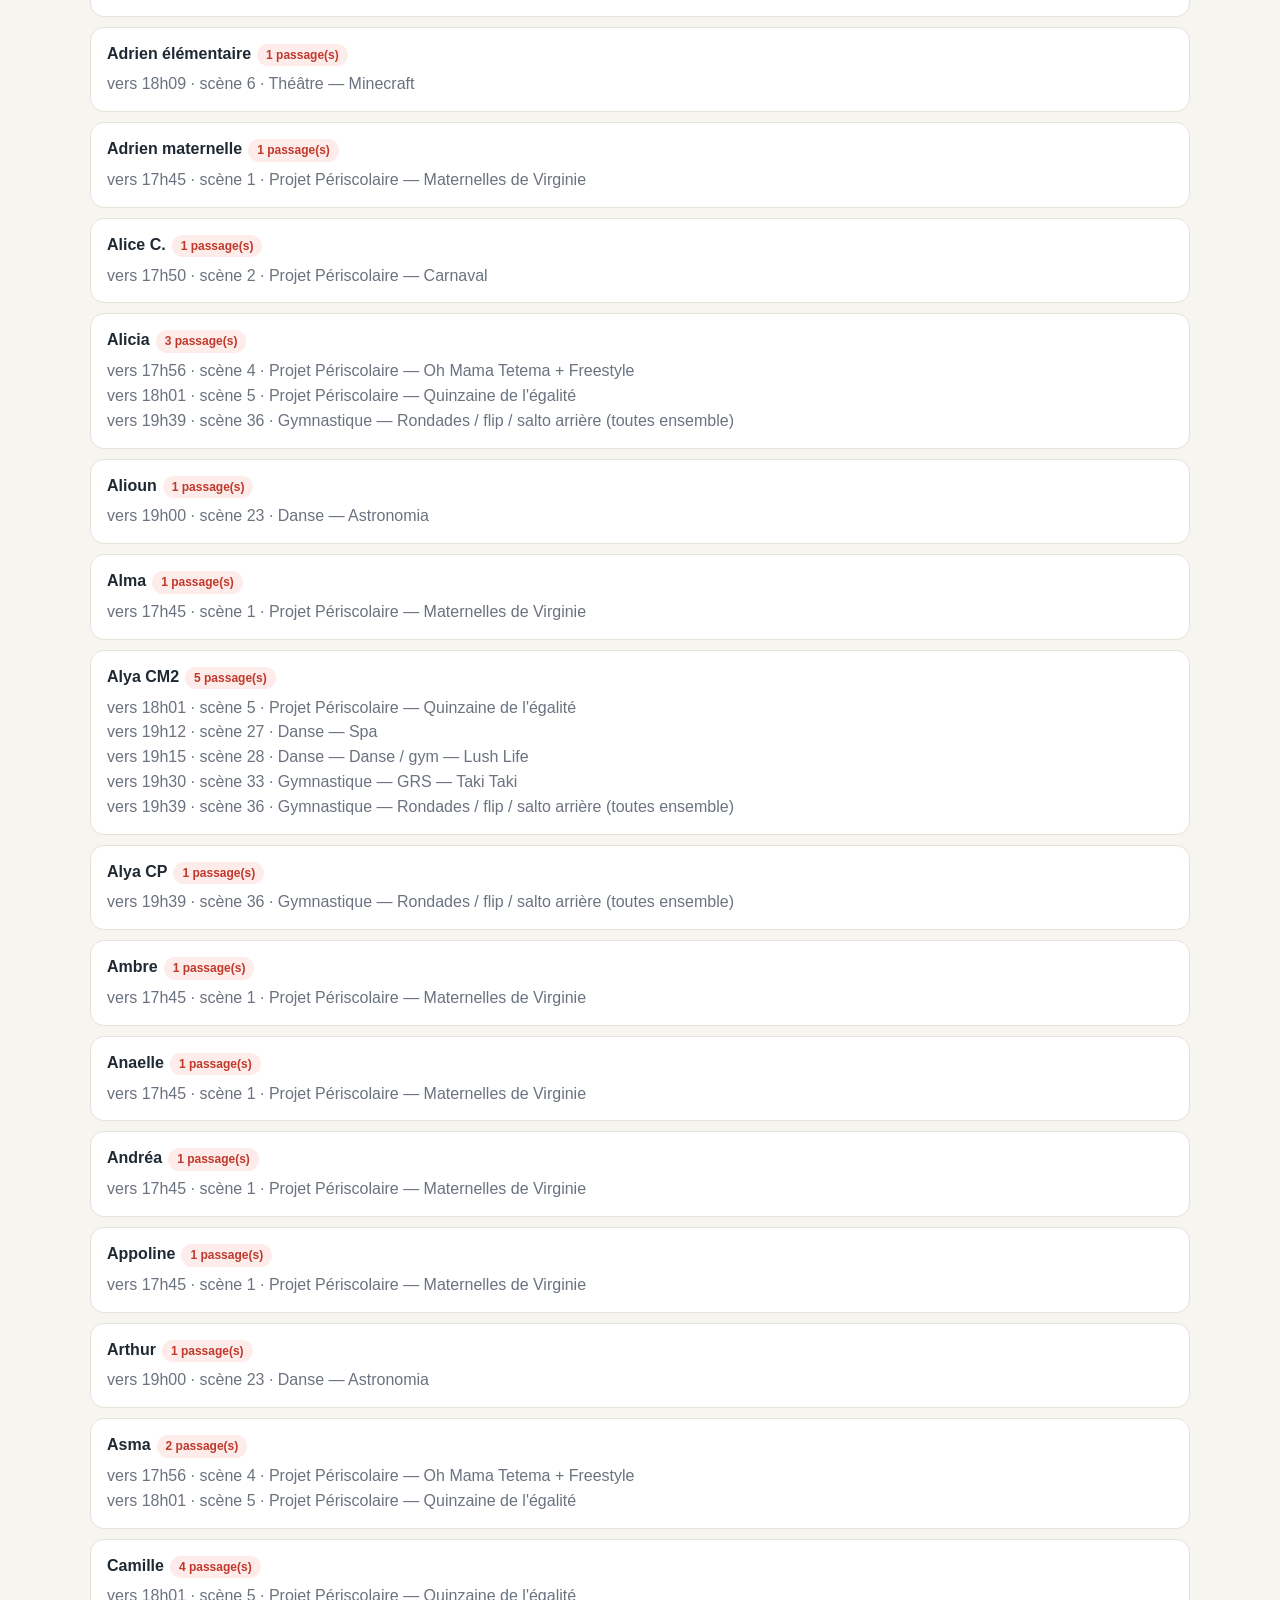
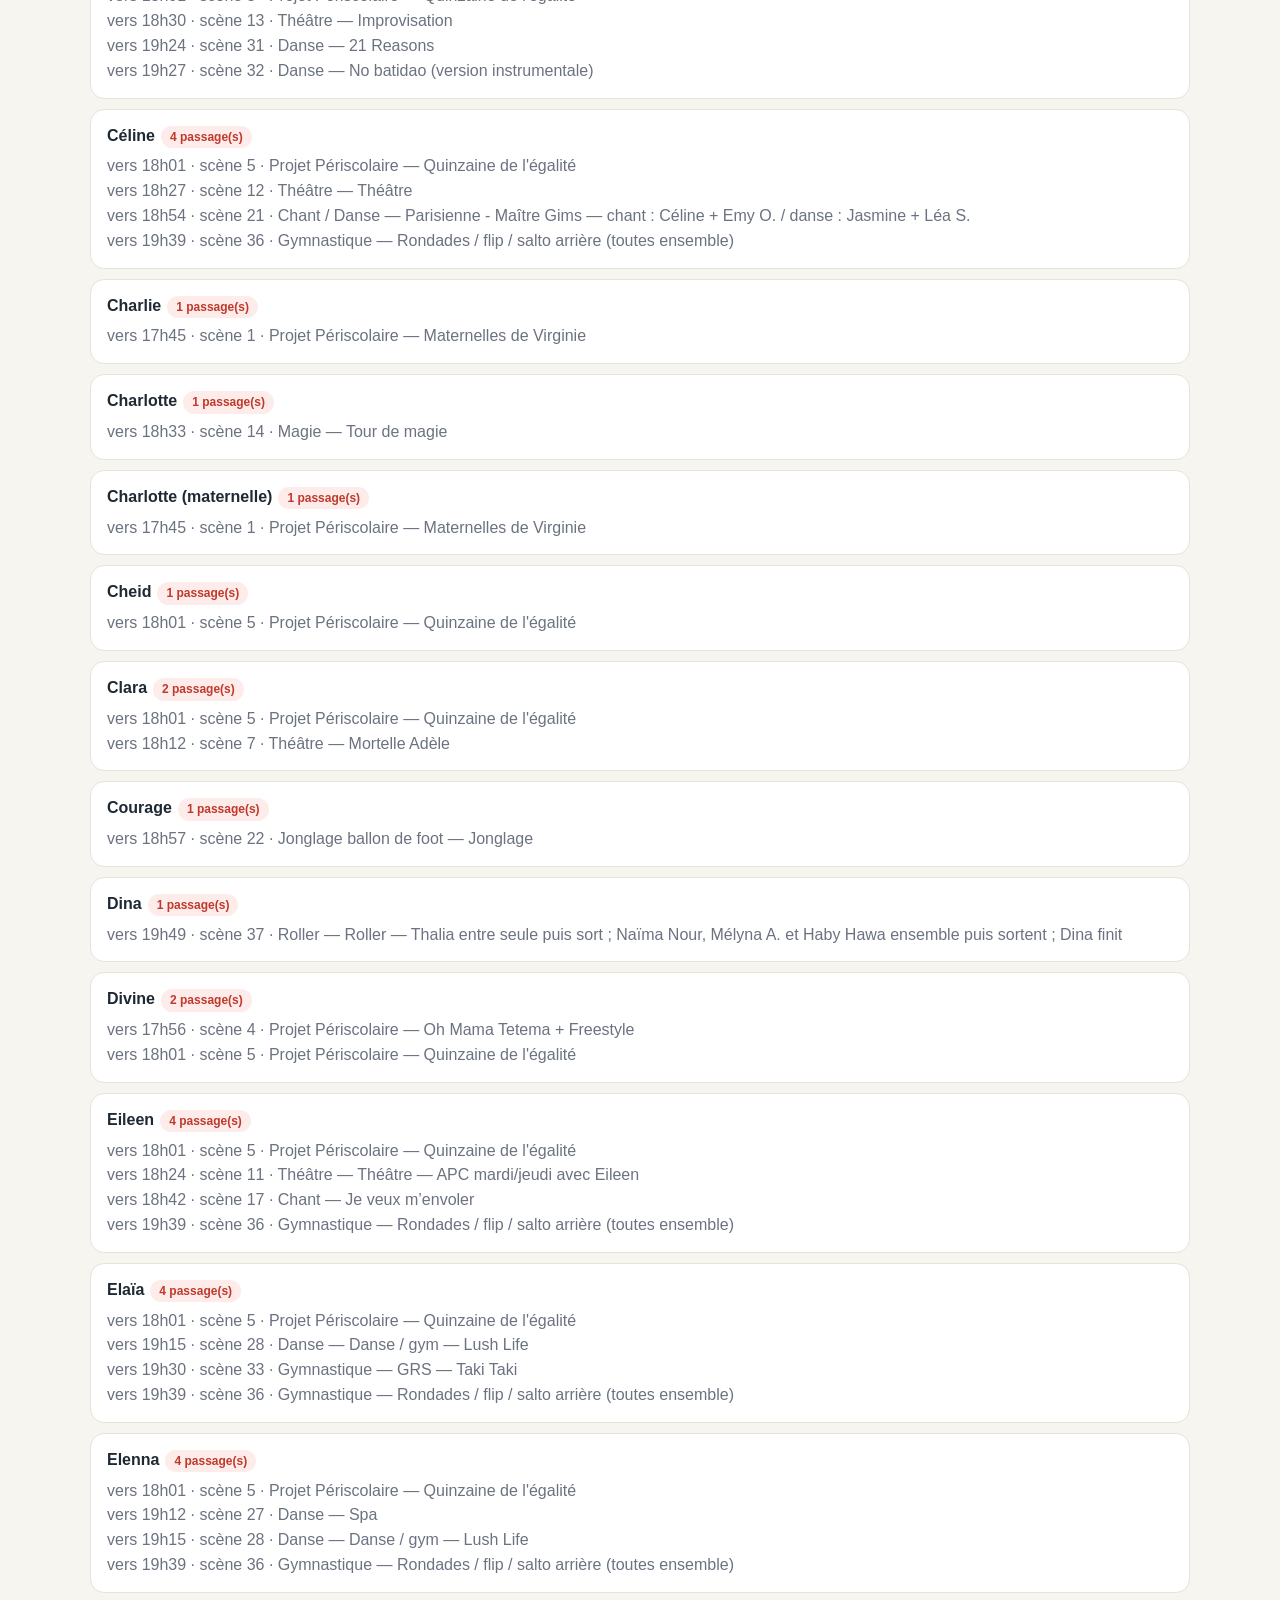
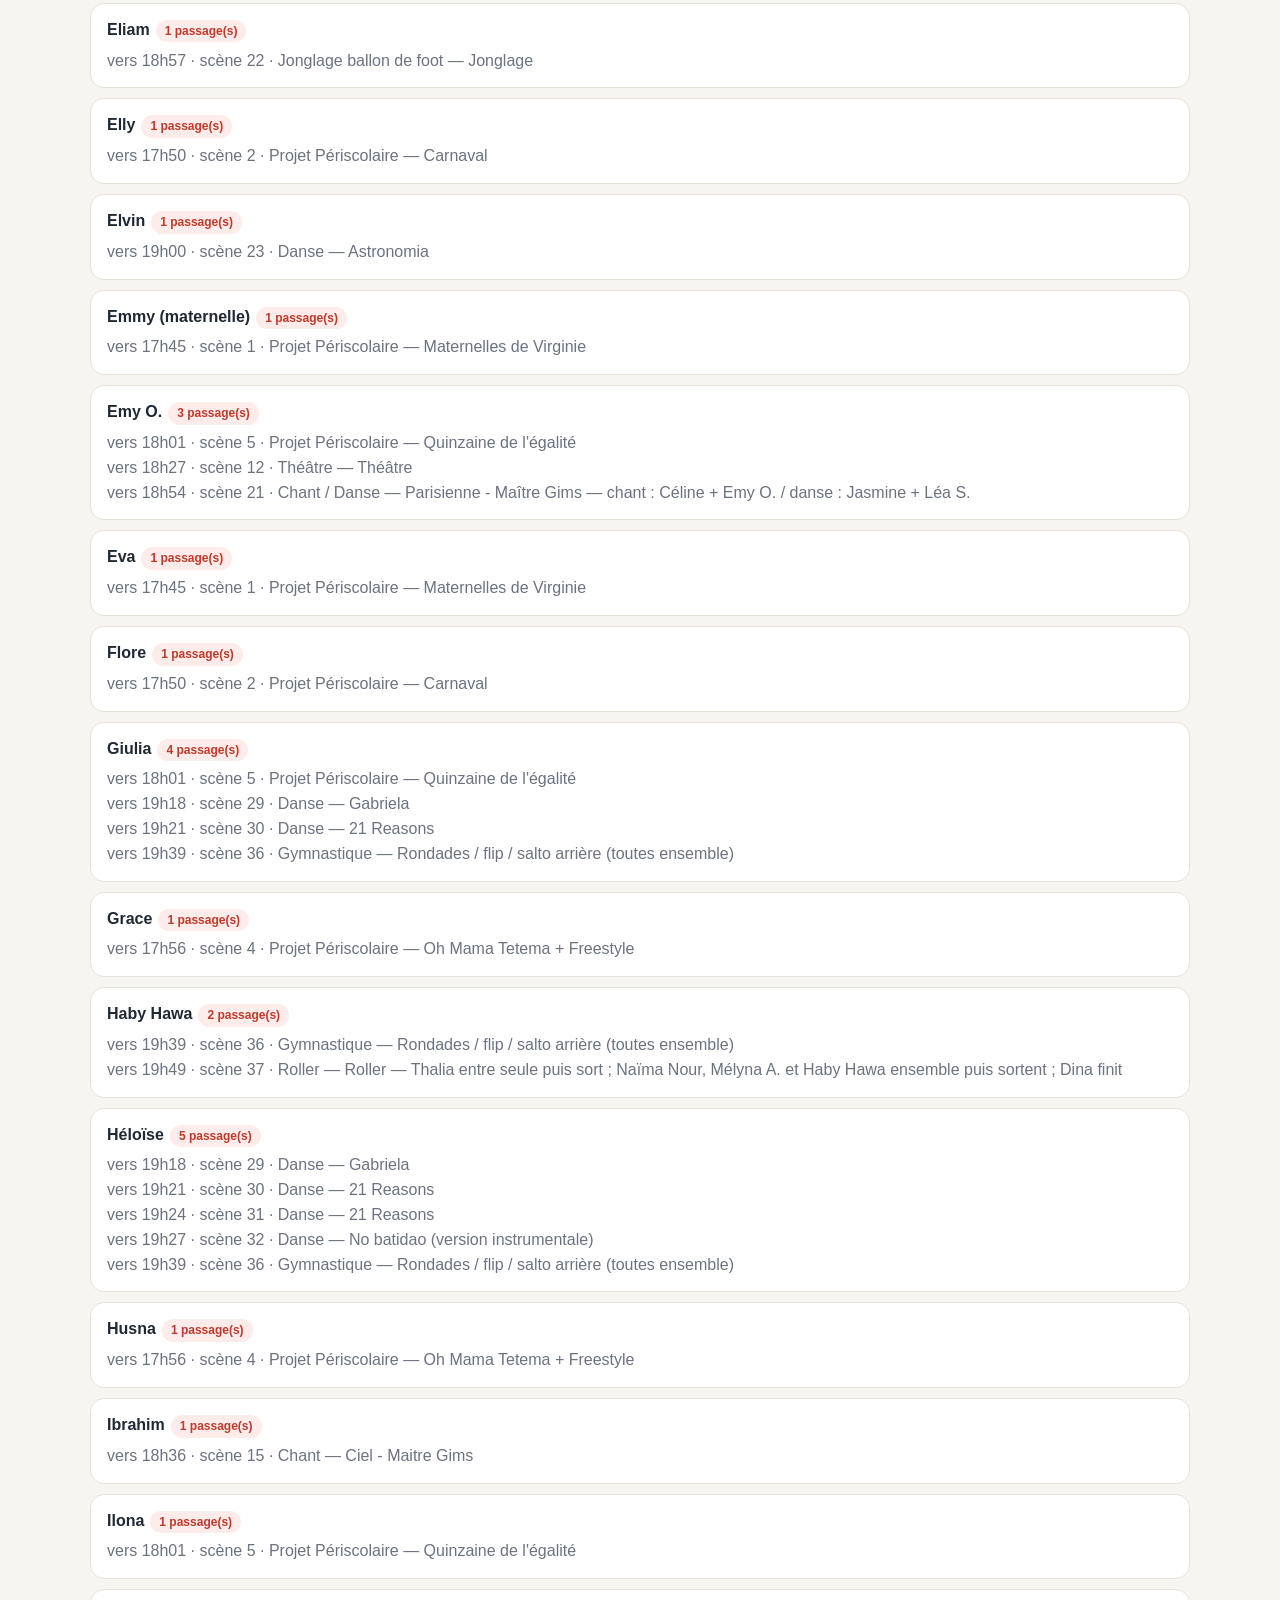
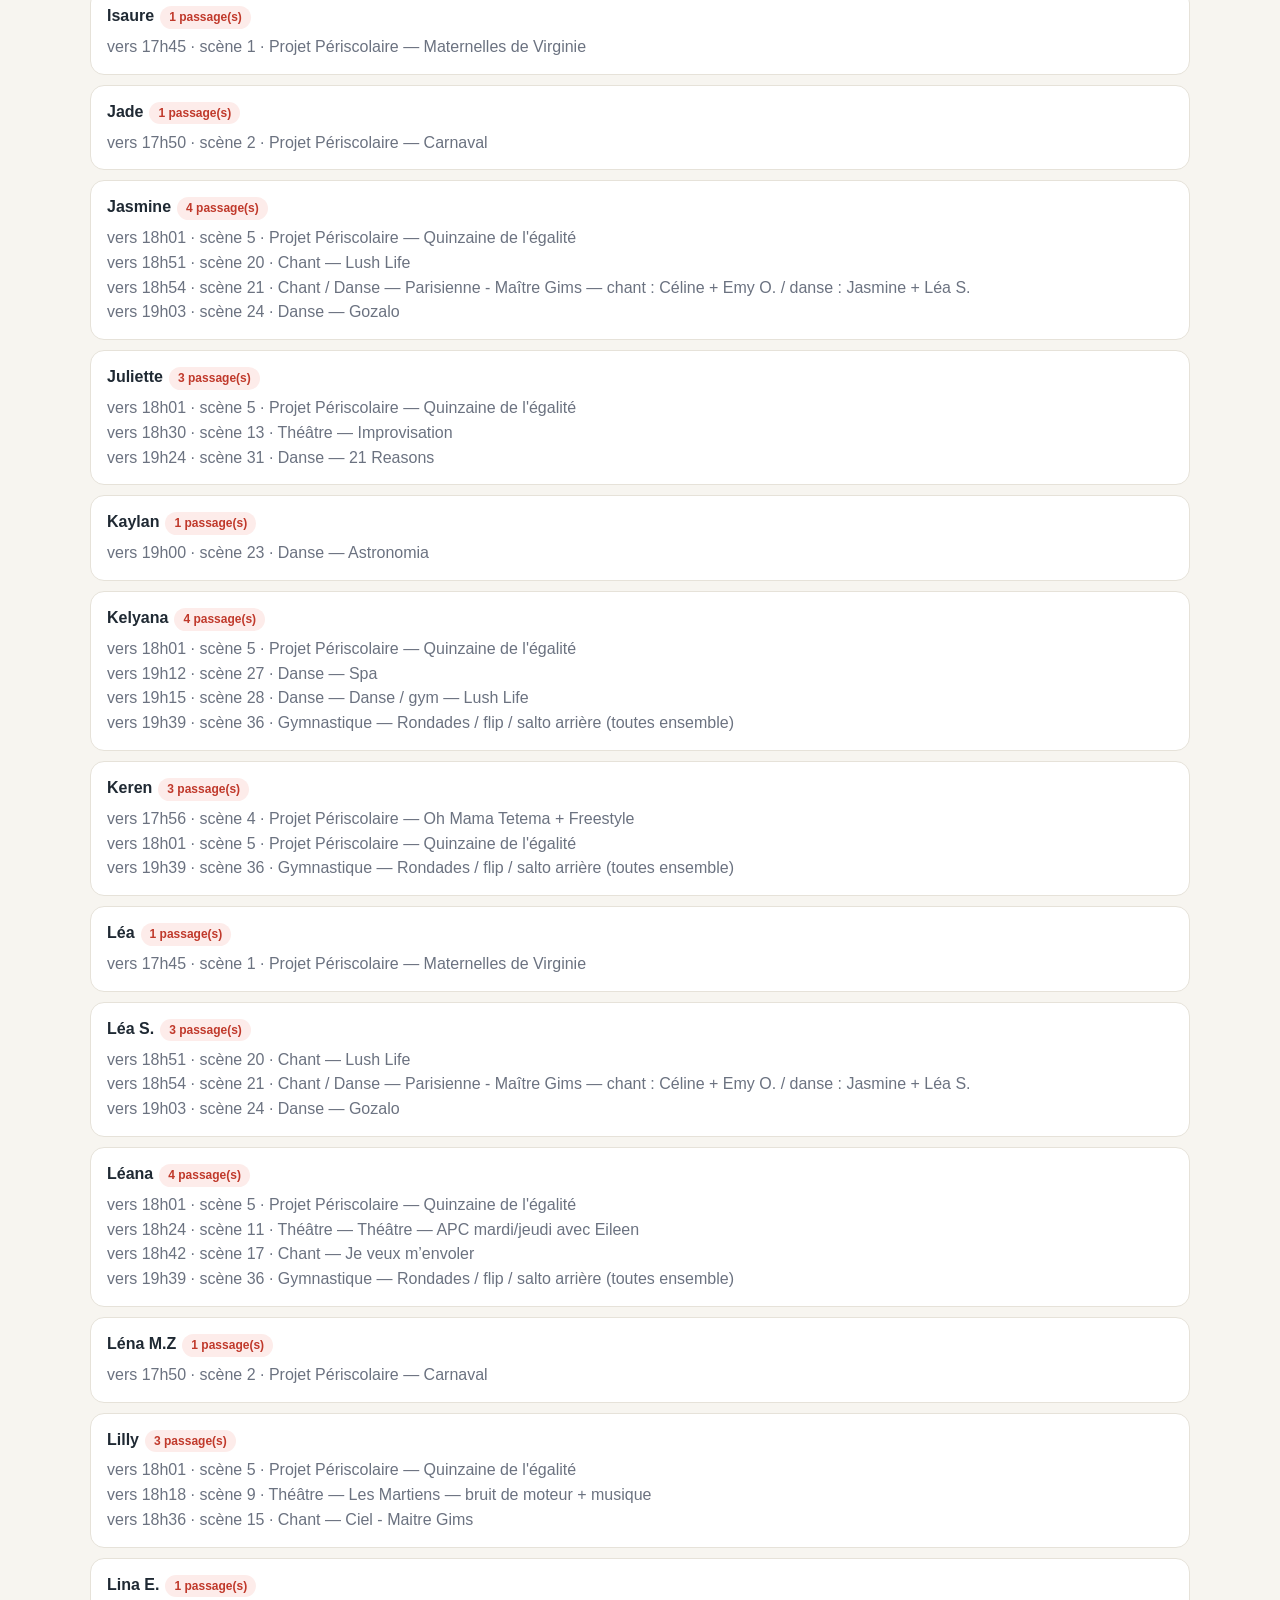
<file: orga.html>
<!DOCTYPE html>
<html lang="fr">
<head>
  <meta charset="UTF-8">
  <meta name="viewport" content="width=device-width, initial-scale=1.0">
  <title>Scènes · Scène des Talents — École Arc en Ciel</title>
  <link rel="stylesheet" href="styles.css">
  <style>
    .order-grid{display:grid;gap:14px}.order-card{background:var(--card);border:1px solid var(--line);border-radius:var(--radius);padding:16px 18px;box-shadow:var(--shadow)}
    .order-head{display:flex;align-items:flex-start;gap:14px;margin-bottom:12px}.order-num{display:grid;place-items:center;min-width:72px;height:34px;padding:0 10px;border-radius:10px;background:linear-gradient(135deg,var(--accent),var(--accent-2));color:#fff;font-size:.82rem;font-weight:900;white-space:nowrap}.school .order-num{background:linear-gradient(135deg,var(--gold),#d4a017)}
    .order-arrow{padding-top:6px;color:var(--muted);font-weight:950}.order-kids{min-width:0;color:var(--ink);font-size:1.02rem;font-weight:900;line-height:1.35;overflow-wrap:anywhere}.order-title{margin:0 0 3px;font-weight:900}.order-meta{font-size:.86rem;color:var(--muted);font-weight:800}.order-time{display:inline-flex;align-items:center;width:max-content;margin-top:8px;border-radius:999px;padding:4px 10px;background:#eef4ff;color:#2b6cb0;font-size:.8rem;font-weight:900}.order-info{margin-top:8px;color:var(--muted);line-height:1.45;font-weight:700}.kids{color:var(--muted);line-height:1.55}.search-box input{width:100%;padding:14px 16px;border:1px solid var(--line);border-radius:var(--radius);font-size:1rem;background:#fff;box-shadow:var(--shadow)}
    .child-card{background:#fff;border:1px solid var(--line);border-radius:var(--radius);padding:14px 16px;margin-bottom:10px}.child-card.hidden{display:none}.child-name{font-weight:900;margin-bottom:6px}.badge{display:inline-block;border-radius:999px;padding:2px 9px;background:var(--accent-soft);color:var(--accent);font-size:.75rem;font-weight:800;margin-left:6px}
  </style>
</head>
<body>
  <nav class="nav"><div class="nav-inner"><a class="brand" href="index.html"><span class="dot"><svg class="svg-icon" viewBox="0 0 24 24"><path d="M4 6h16v7a8 8 0 0 1-16 0V6Z"/><path d="M8 10h.01M16 10h.01M9 16c2 1.4 4 1.4 6 0"/><path d="M7 3v3M17 3v3"/></svg></span><span>Scène des Talents<small>École Arc en Ciel · 19 juin</small></span></a><button class="nav-toggle" id="navToggle" aria-label="Menu" aria-expanded="false"><svg viewBox="0 0 24 24" fill="none" stroke="currentColor" stroke-width="2" stroke-linecap="round"><line x1="3" y1="6" x2="21" y2="6"/><line x1="3" y1="12" x2="21" y2="12"/><line x1="3" y1="18" x2="21" y2="18"/></svg></button><ul class="nav-links" id="navLinks"><li><a href="index.html"><svg class="svg-icon" viewBox="0 0 24 24"><path d="M3 11l9-8 9 8"/><path d="M5 10v10h14V10"/><path d="M10 20v-6h4v6"/></svg>Accueil</a></li><li><a href="info-parents.html"><svg class="svg-icon" viewBox="0 0 24 24"><circle cx="12" cy="12" r="9"/><path d="M12 11v5"/><path d="M12 8h.01"/></svg>Informations parents</a></li><li><a href="enfants.html"><svg class="svg-icon" viewBox="0 0 24 24"><circle cx="12" cy="8" r="4"/><path d="M8 14h8l2 7H6l2-7Z"/></svg>Enfants</a></li><li><a href="orga.html" class="active"><svg class="svg-icon" viewBox="0 0 24 24"><rect x="3" y="4" width="18" height="18" rx="2"/><path d="M16 2v4M8 2v4M3 10h18"/></svg>Scènes</a></li><li><a href="repere-enfants.html"><svg class="svg-icon" viewBox="0 0 24 24"><circle cx="12" cy="12" r="9"/><path d="m15 9-2 5-5 2 2-5 5-2Z"/></svg>Repère Pour les enfants</a></li><li><a href="repetition.html"><svg class="svg-icon" viewBox="0 0 24 24"><path d="M4 4h16v16H4z"/><path d="m10 8 6 4-6 4V8Z"/></svg>Répétitions</a></li><li><a href="nico.html"><svg class="svg-icon" viewBox="0 0 24 24"><path d="M20 6 9 17l-5-5"/></svg>Nico</a></li><li><a href="stats.html"><svg class="svg-icon" viewBox="0 0 24 24"><path d="M4 19V5"/><path d="M4 19h16"/><rect x="7" y="11" width="3" height="5"/><rect x="12" y="8" width="3" height="8"/><rect x="17" y="4" width="3" height="12"/></svg>Statistiques</a></li></ul></div></nav>
  <div class="wrap">
    <header class="page-head"><p class="kicker">Déroulé du spectacle</p><h1>Scènes</h1><p class="meta">Ordre de passage proposé · Vendredi 19 juin</p></header>
    <p class="cat-title">Les Catégories</p><section class="section"><div id="categories" class="order-grid"></div></section>
    <p class="cat-title">Ordre de passage</p><section class="section"><div id="runningOrder" class="order-grid"></div></section>
    <p class="cat-title">Rechercher un enfant</p><div class="search-box"><input type="text" id="childSearch" placeholder="Tapez un prénom…" autocomplete="off"></div><div id="childList"></div>
    <footer>Scène des Talents · École Arc en Ciel · 19 juin</footer>
  </div>
  <script src="data.js"></script>
  <script>
    const toggle=document.getElementById('navToggle'),links=document.getElementById('navLinks');toggle.addEventListener('click',()=>{const open=links.classList.toggle('open');toggle.setAttribute('aria-expanded',open);});
    const esc=s=>String(s).replace(/[&<>]/g,c=>({'&':'&amp;','<':'&lt;','>':'&gt;'}[c]));
    const schedule=computeSchedule();
    const hiddenFromOrga=s=>(
      s.type==='free' &&
      s.cat==='Chant' &&
      s.kids.length===1 &&
      (s.kids[0]==='Maimouna' || s.kids[0]==='Jumana')
    );
    const orgaNote=s=>{
      const kids=s.kids.join(' · ');
      if(s.cat==='Chant' && kids==='Ibrahim · Lilly') return "Ibrahim à voir s'il veut toujours le faire.";
      if(s.cat==='Chant' && kids==='Charlotte') return "Je ne sais pas si elle veut le faire et sur quelle musique.";
      if(s.cat==='Danse' && kids==='Grace') return "Je ne sais pas si elle le fait toujours.";
      if(s.cat==='Danse' && kids==='Mamy Kadiatou') return "Je ne sais pas si elle le fait toujours.";
      if(s.cat==='Danse' && kids==='Divine · Lydia') return "Je ne sais pas si elles le font toujours.";
      if(s.cat==='Danse' && kids==='Lina S. · Maïssa') return "Il me faut la musique.";
      if(s.cat==='Gymnastique' && kids==='Mélina B.' && s.name==='Solo gymnastique') return 'Je lui ai mis "Dai dai".';
      if(s.cat==='Gymnastique' && kids==='Lina S. · Maïssa') return "Je ne sais pas sur quelle musique.";
      return "";
    };
    const running=schedule.running.filter(s=>!hiddenFromOrga(s)).map((s,index)=>({...s,num:index+1,duration:s.duration||`~${sceneDurationMin(s)} min`,orgaNote:orgaNote(s)}));
    const sceneParts=name=>{const parts=String(name).split(' — ');return parts.length>1?{title:parts[0],info:parts.slice(1).join(' — ')}:{title:name,info:''};};
    const card=s=>{const parts=sceneParts(s.name);const info=[parts.info,s.note,s.orgaNote].filter(Boolean).join(' · ');return `<article class="order-card ${s.type==='school'?'school':''}"><div class="order-head"><span class="order-num">scène ${s.num}</span><span class="order-arrow">→</span><div class="order-kids">${s.kids.map(esc).join(' · ')}</div></div><div class="order-title">${esc(parts.title)}</div><div class="order-meta">${esc(s.cat)} · ${esc(s.duration||'')}</div><span class="order-time">vers ${esc(s.time)}</span>${info?`<div class="order-info">${esc(info)}</div>`:''}</article>`;};
    document.getElementById('runningOrder').innerHTML=running.map(card).join('');
    const firstSceneForBlock=name=>running.find(s=>s.project===name||s.cat===name);
    const categories=[...SCHOOL_PROJECTS.map(p=>firstSceneForBlock(p.name)),...FREE_CATEGORIES.map(c=>firstSceneForBlock(c.name))].filter(Boolean).map(s=>({num:s.num,name:s.project||s.cat,cat:s.type==='school'?'Projet Périscolaire':'Scènes libres',type:s.type,time:s.time}));
    const categoryCard=s=>`<article class="order-card ${s.type==='school'?'school':''}"><div class="order-head"><span class="order-num">scène ${s.num}</span><span class="order-arrow">→</span><div class="order-kids"><div class="order-title">${esc(s.name)}</div><div class="order-meta">${esc(s.cat)}</div></div></div><span class="order-time">vers ${esc(s.time)}</span></article>`;
    document.getElementById('categories').innerHTML=categories.map(categoryCard).join('');
    const childMap=new Map();running.forEach(s=>s.kids.forEach(k=>{const key=normKey(canonical(k));if(!childMap.has(key))childMap.set(key,{name:canonical(k),items:[]});childMap.get(key).items.push(s);}));
    const childList=document.getElementById('childList');
    childList.innerHTML=[...childMap.values()].sort((a,b)=>a.name.localeCompare(b.name)).map(c=>`<div class="child-card" data-name="${esc(normKey(c.name))}"><div class="child-name">${esc(c.name)}<span class="badge">${c.items.length} passage(s)</span></div><div class="kids">${c.items.map(i=>`vers ${esc(i.time)} · scène ${i.num} · ${esc(i.cat)} — ${esc(i.name)}`).join('<br>')}</div></div>`).join('');
    document.getElementById('childSearch').addEventListener('input',e=>{const q=normKey(e.target.value);document.querySelectorAll('.child-card').forEach(card=>card.classList.toggle('hidden',q&&!card.dataset.name.includes(q)));});
  </script>
</body>
</html>
</file>
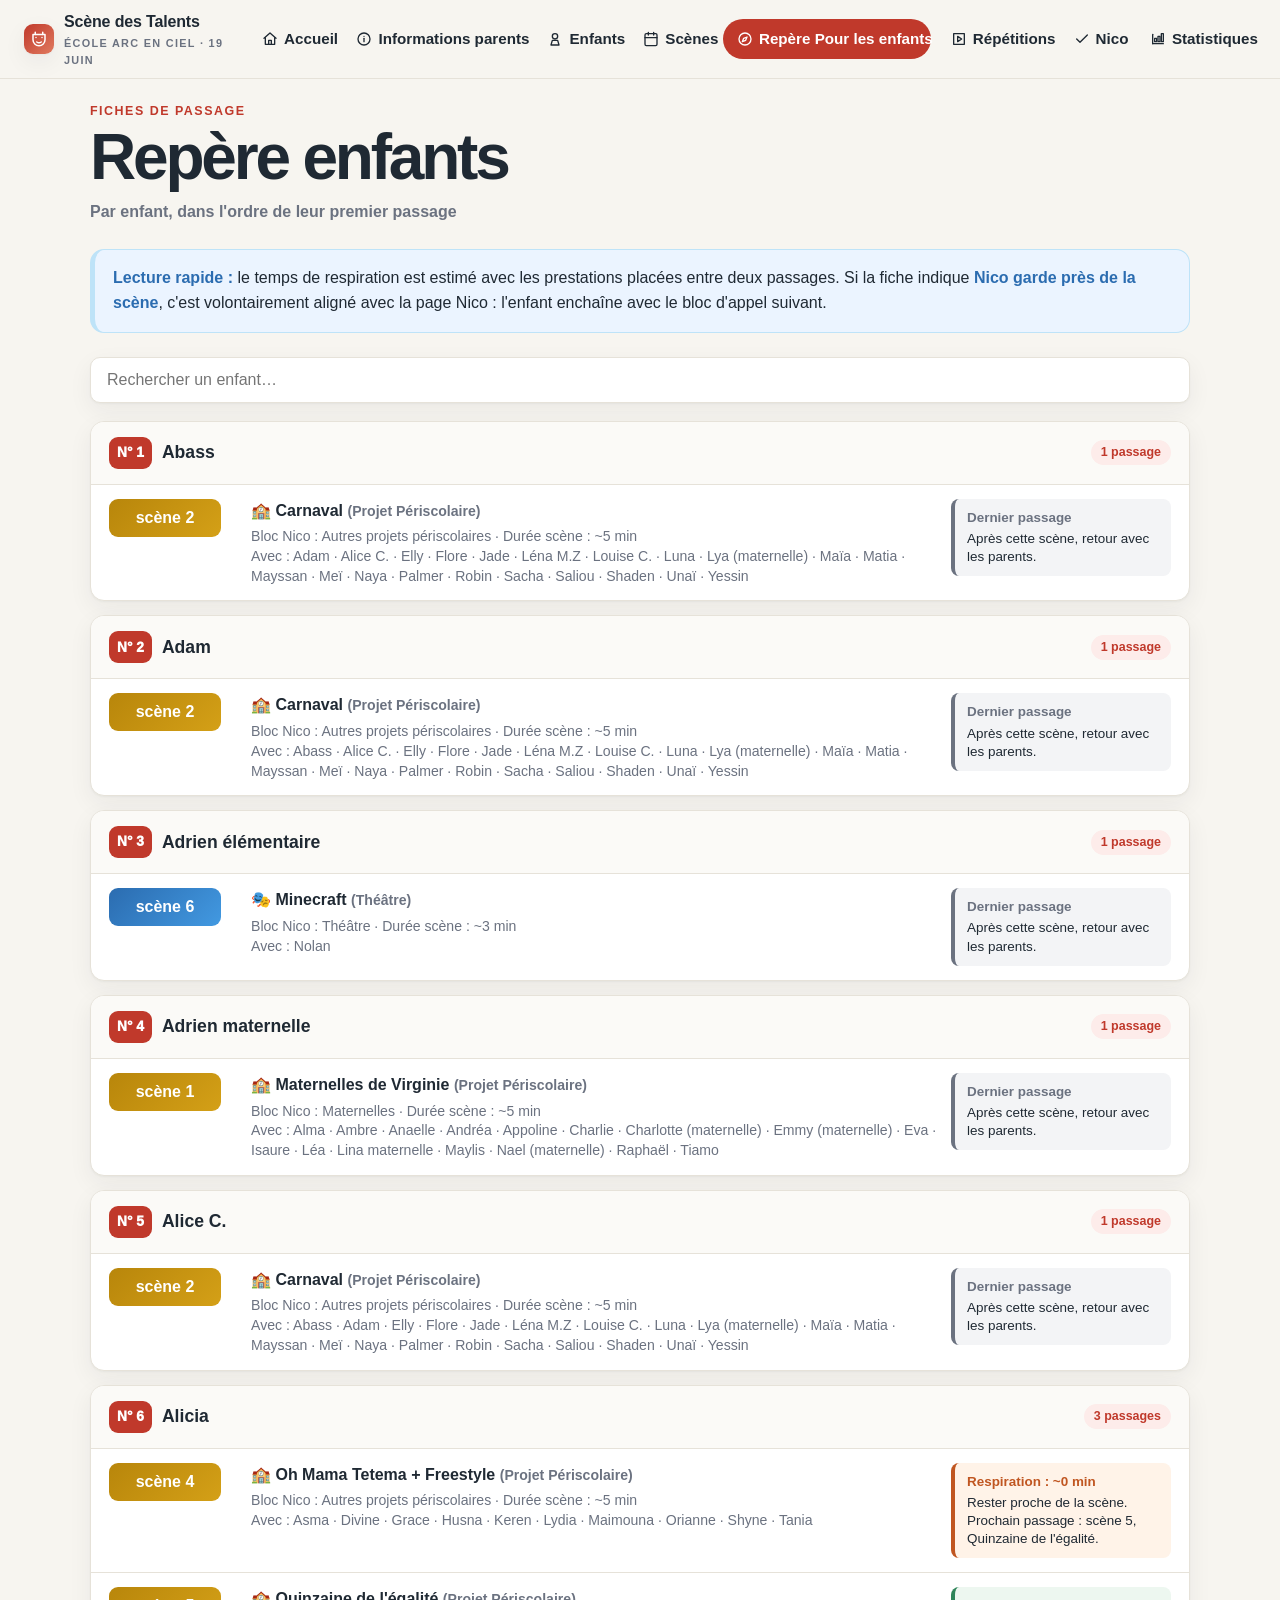
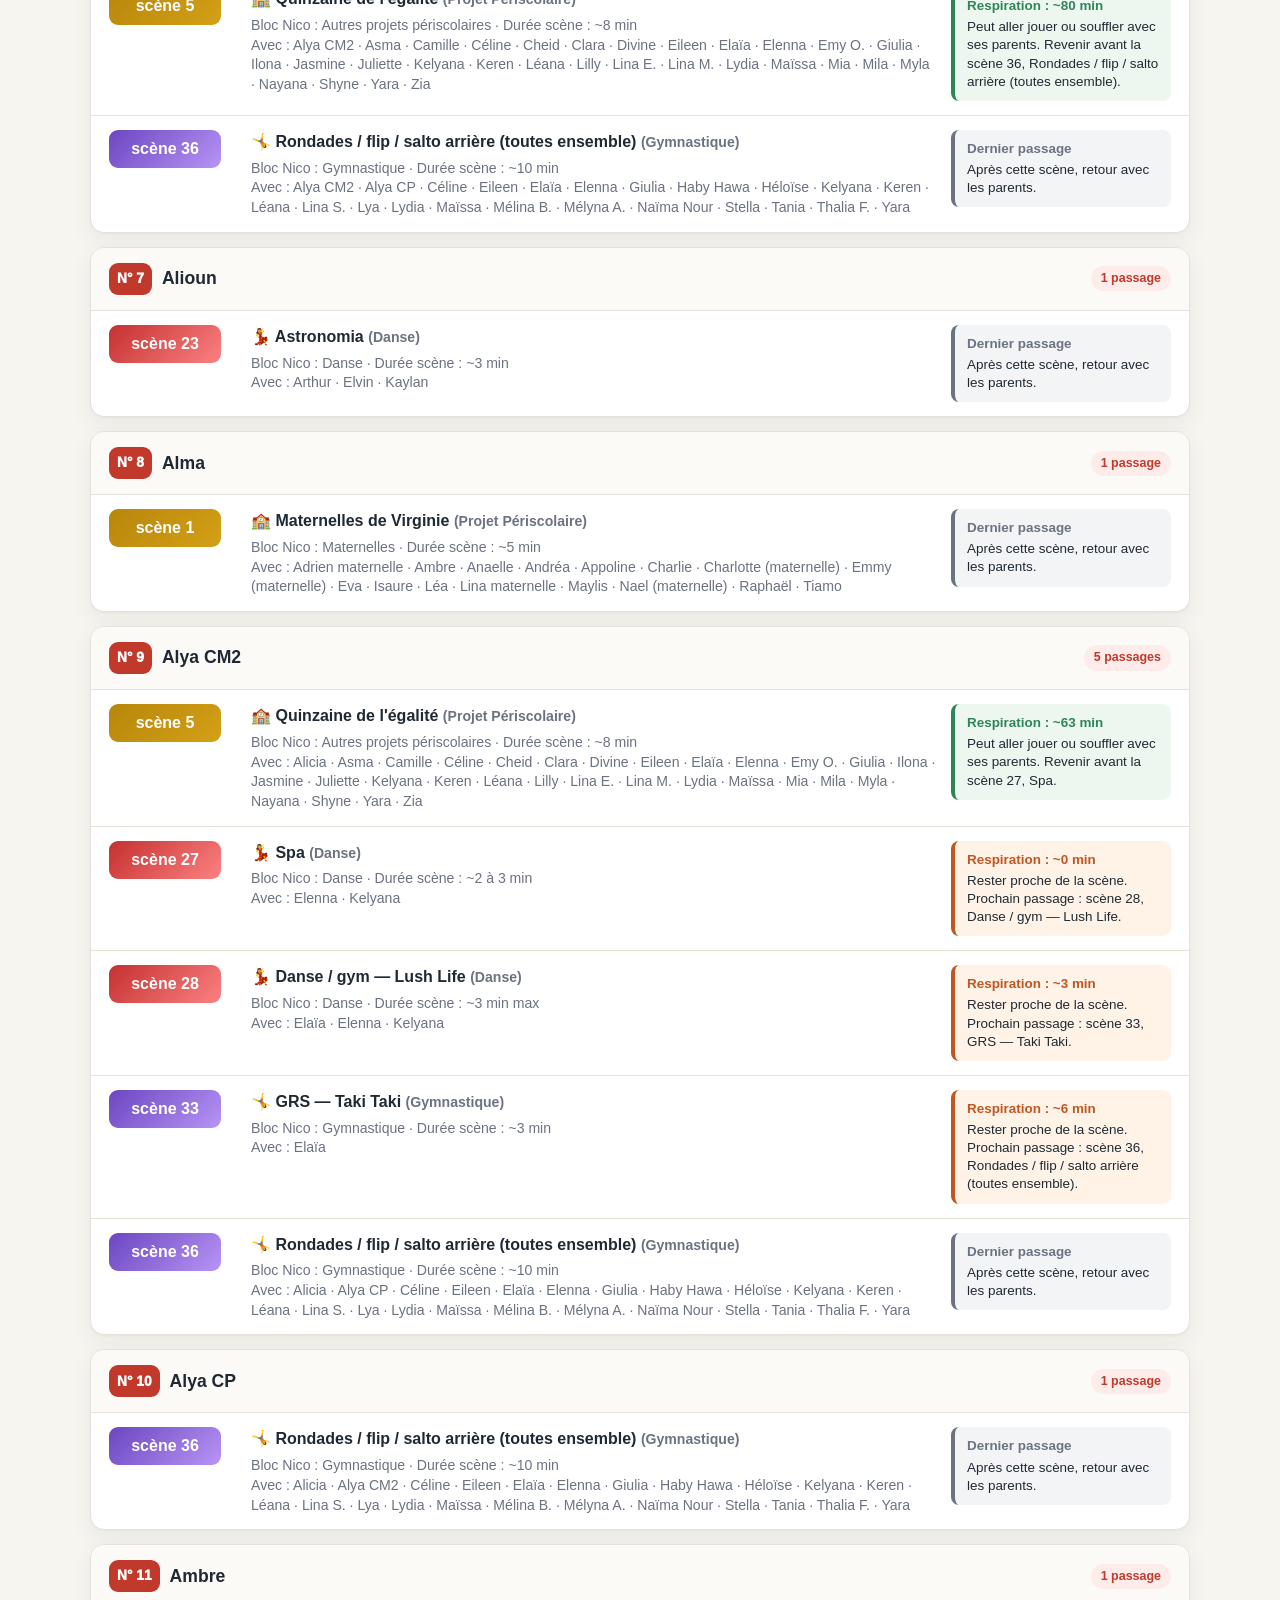
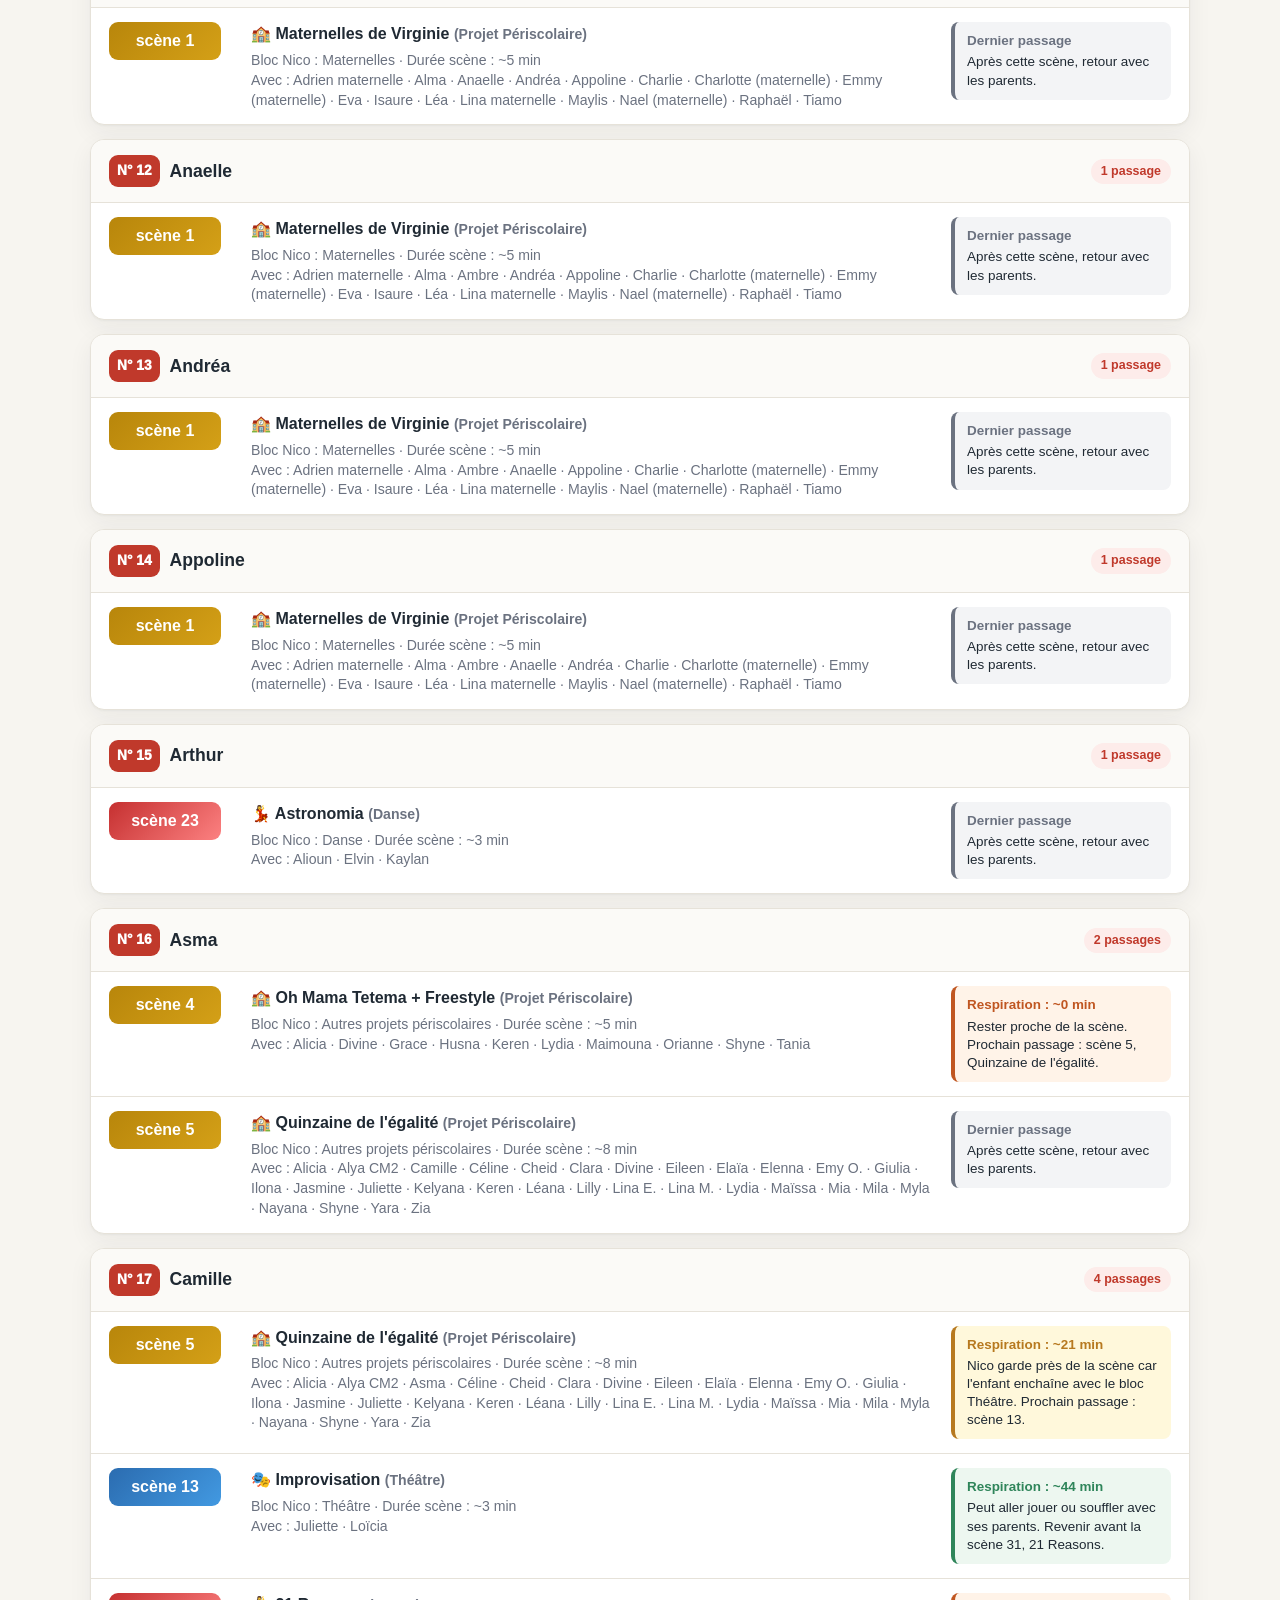
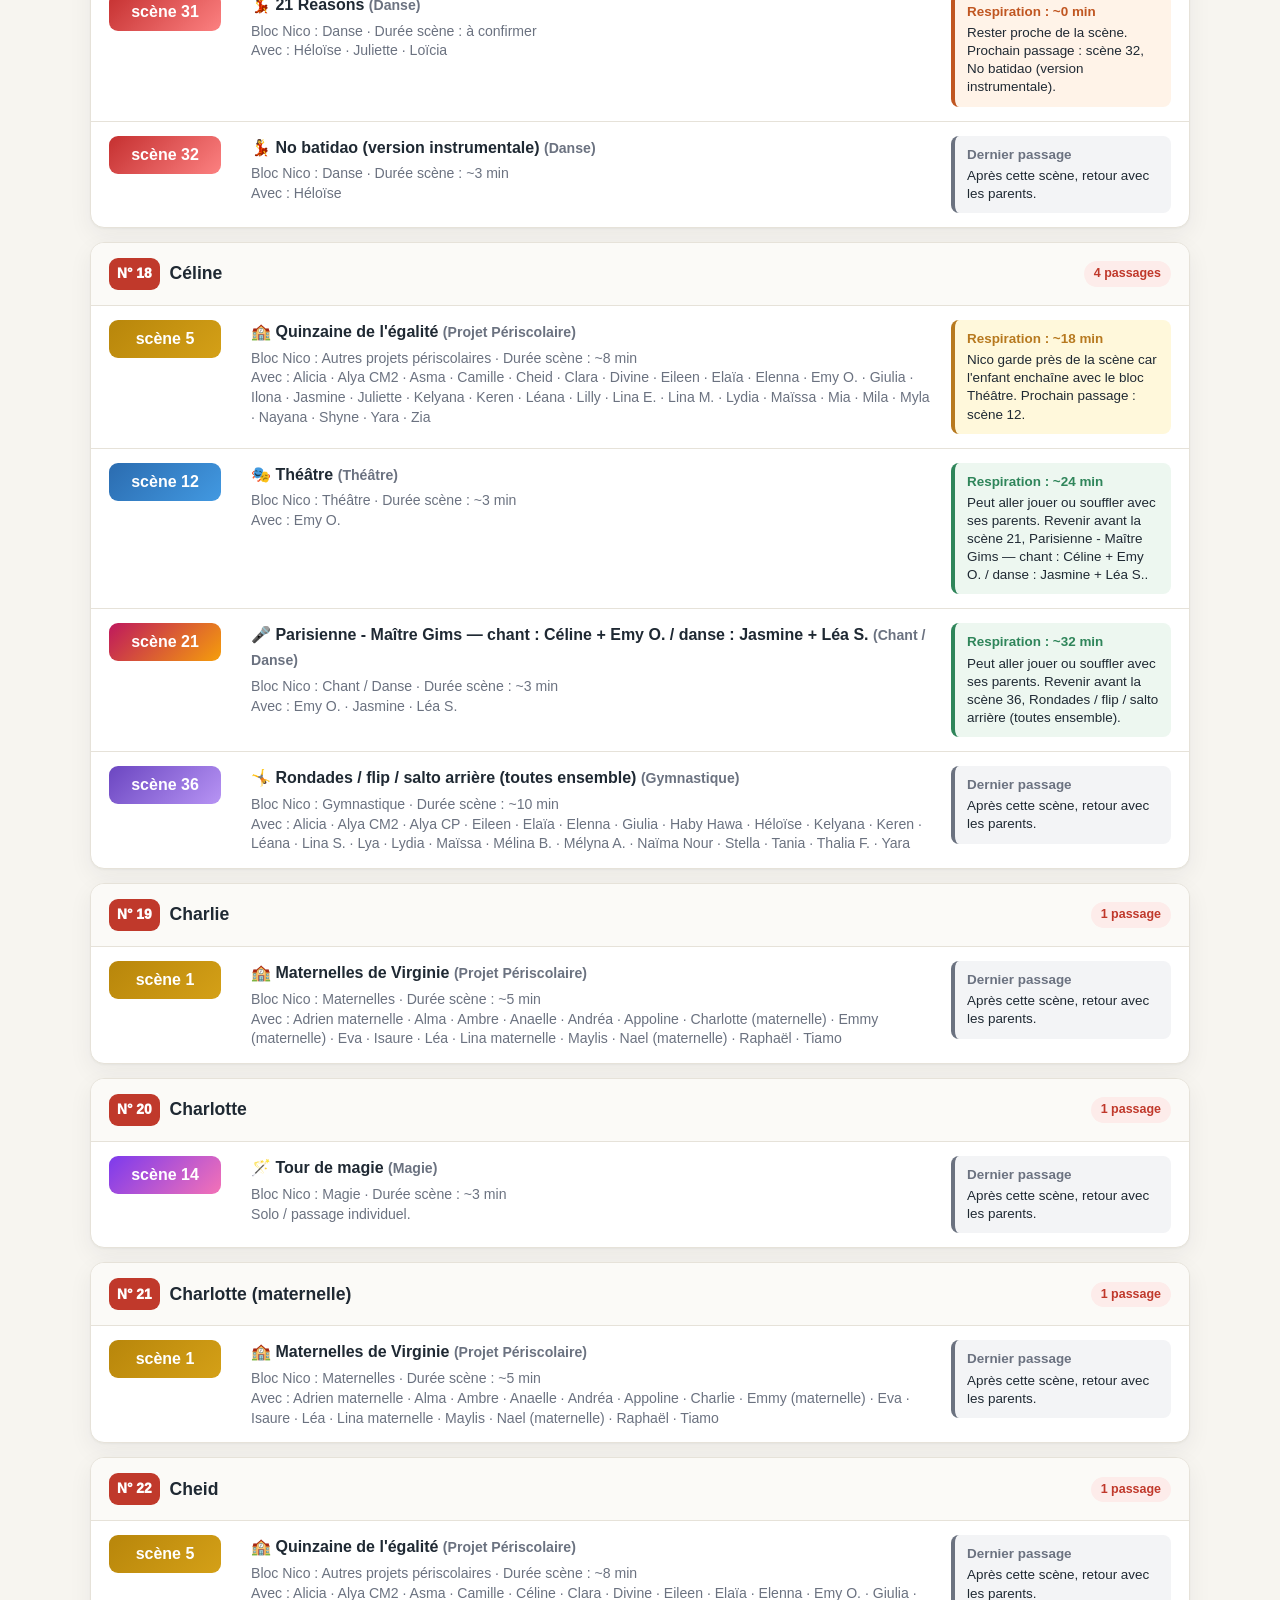
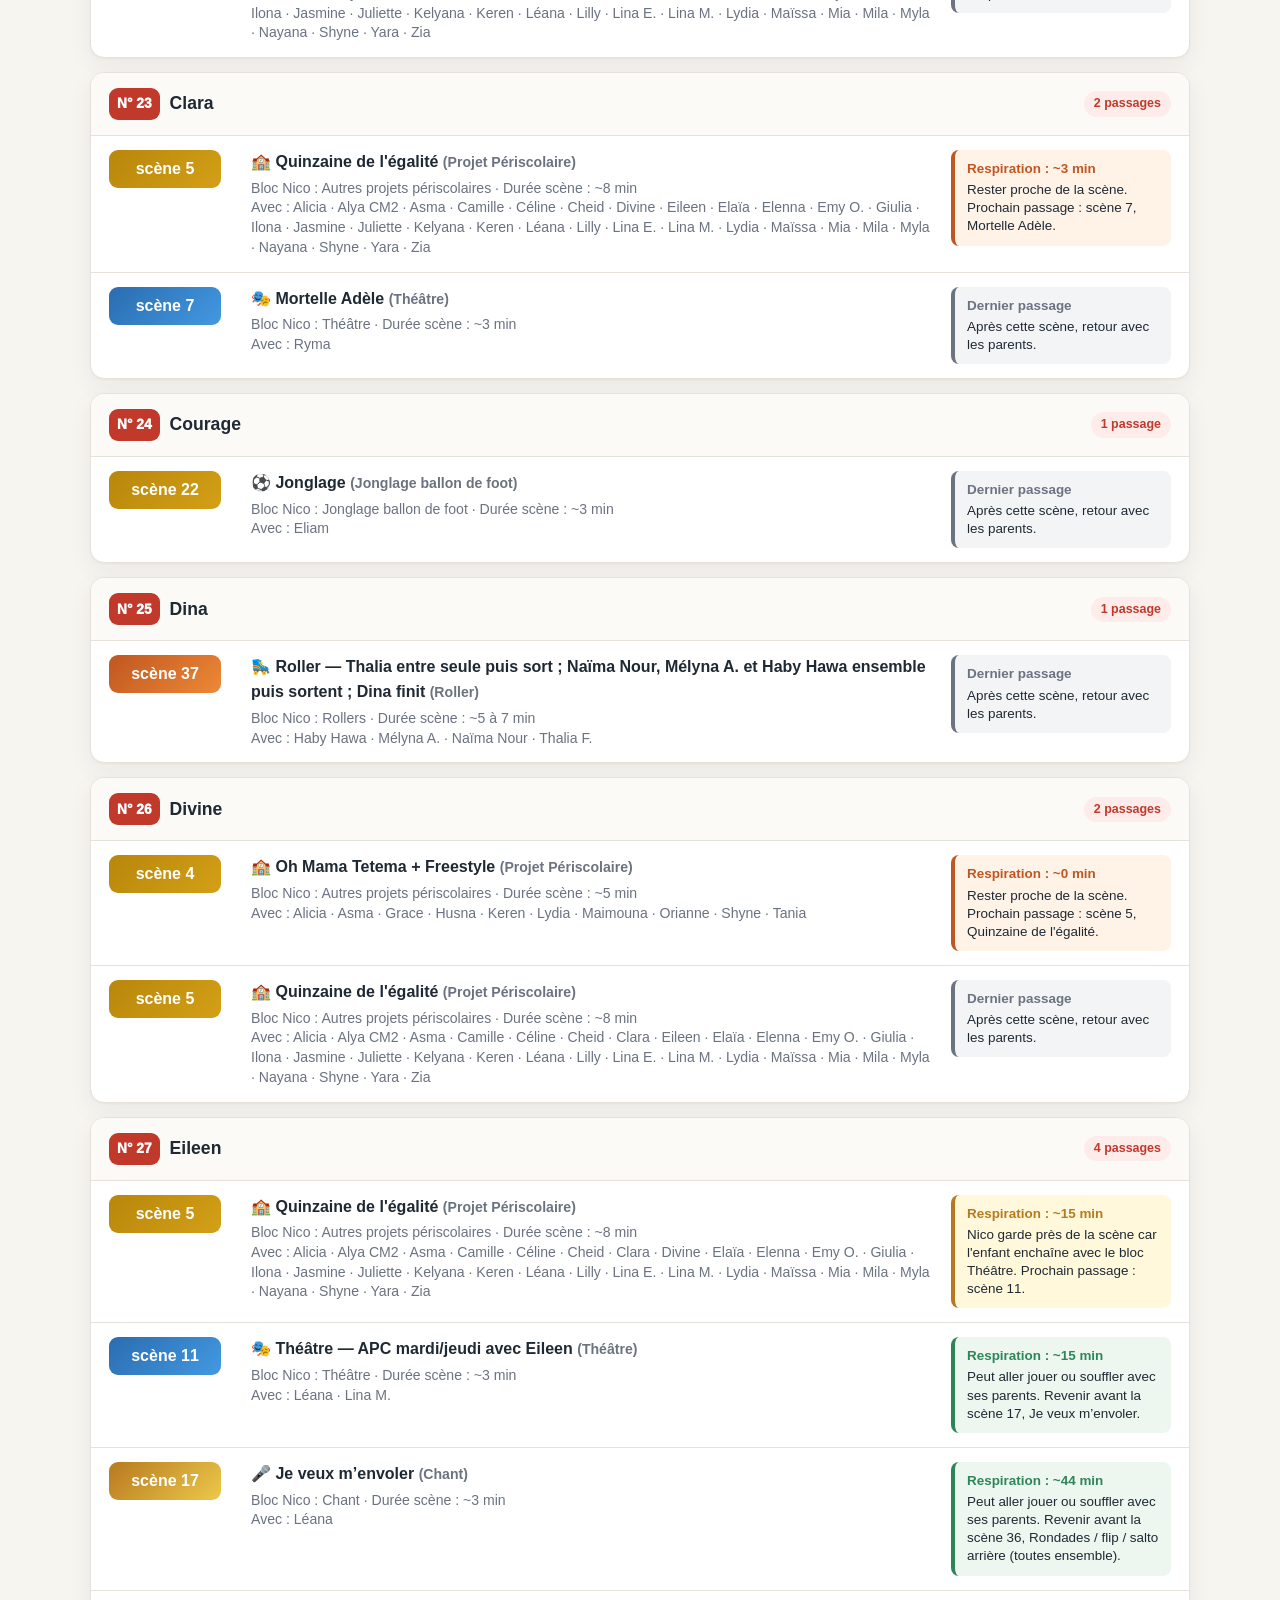
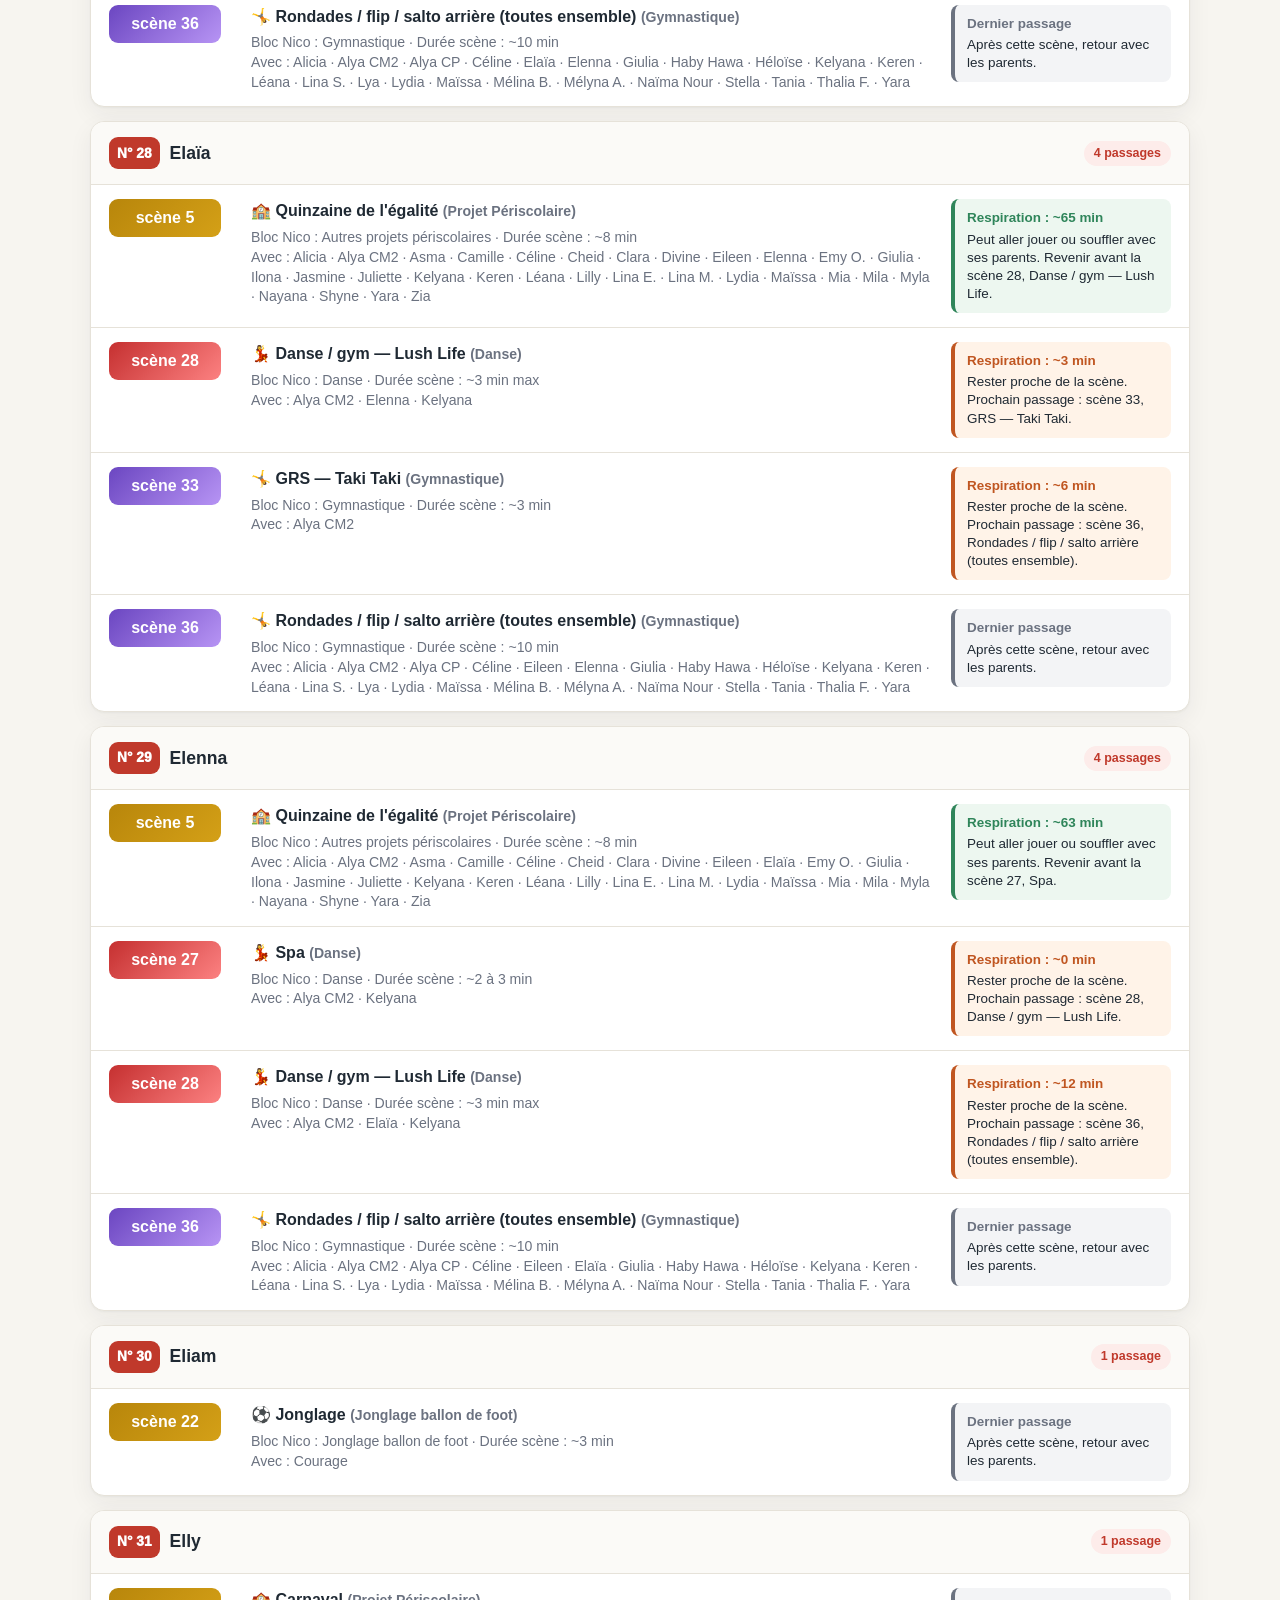
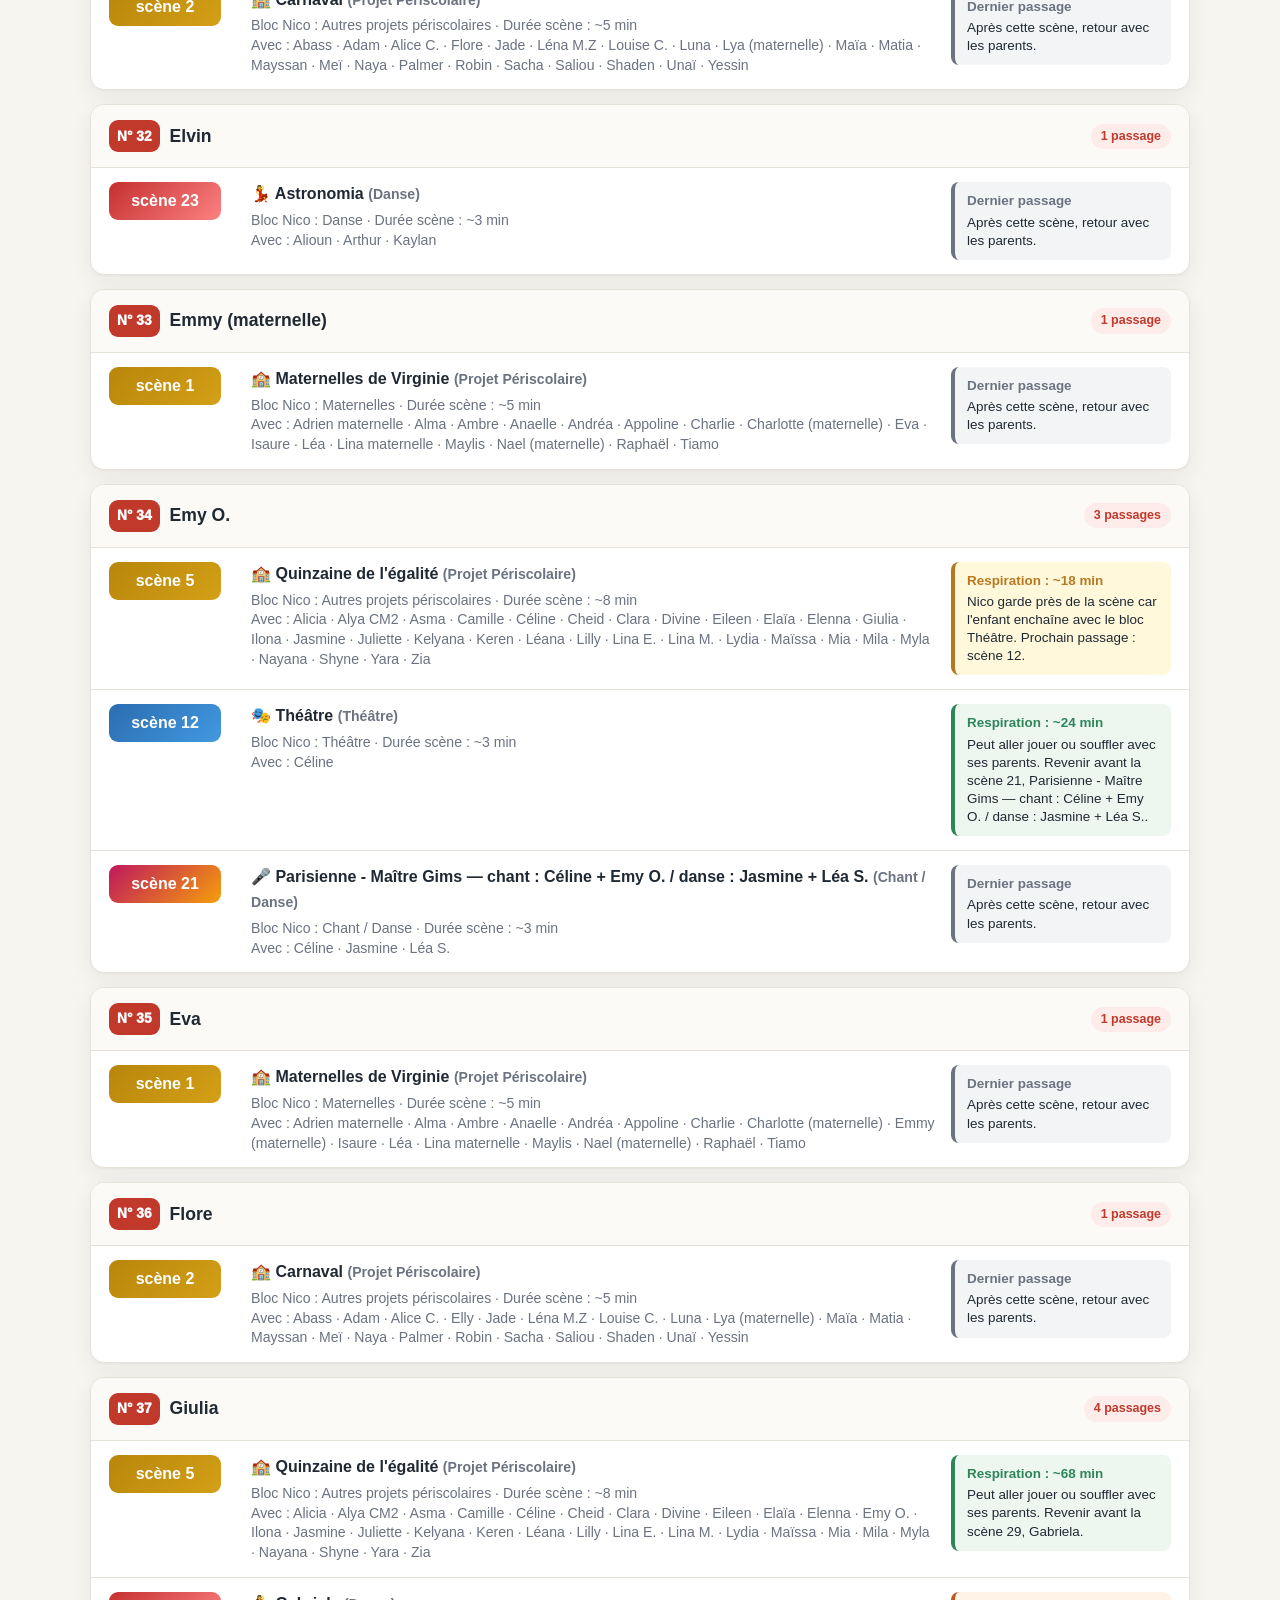
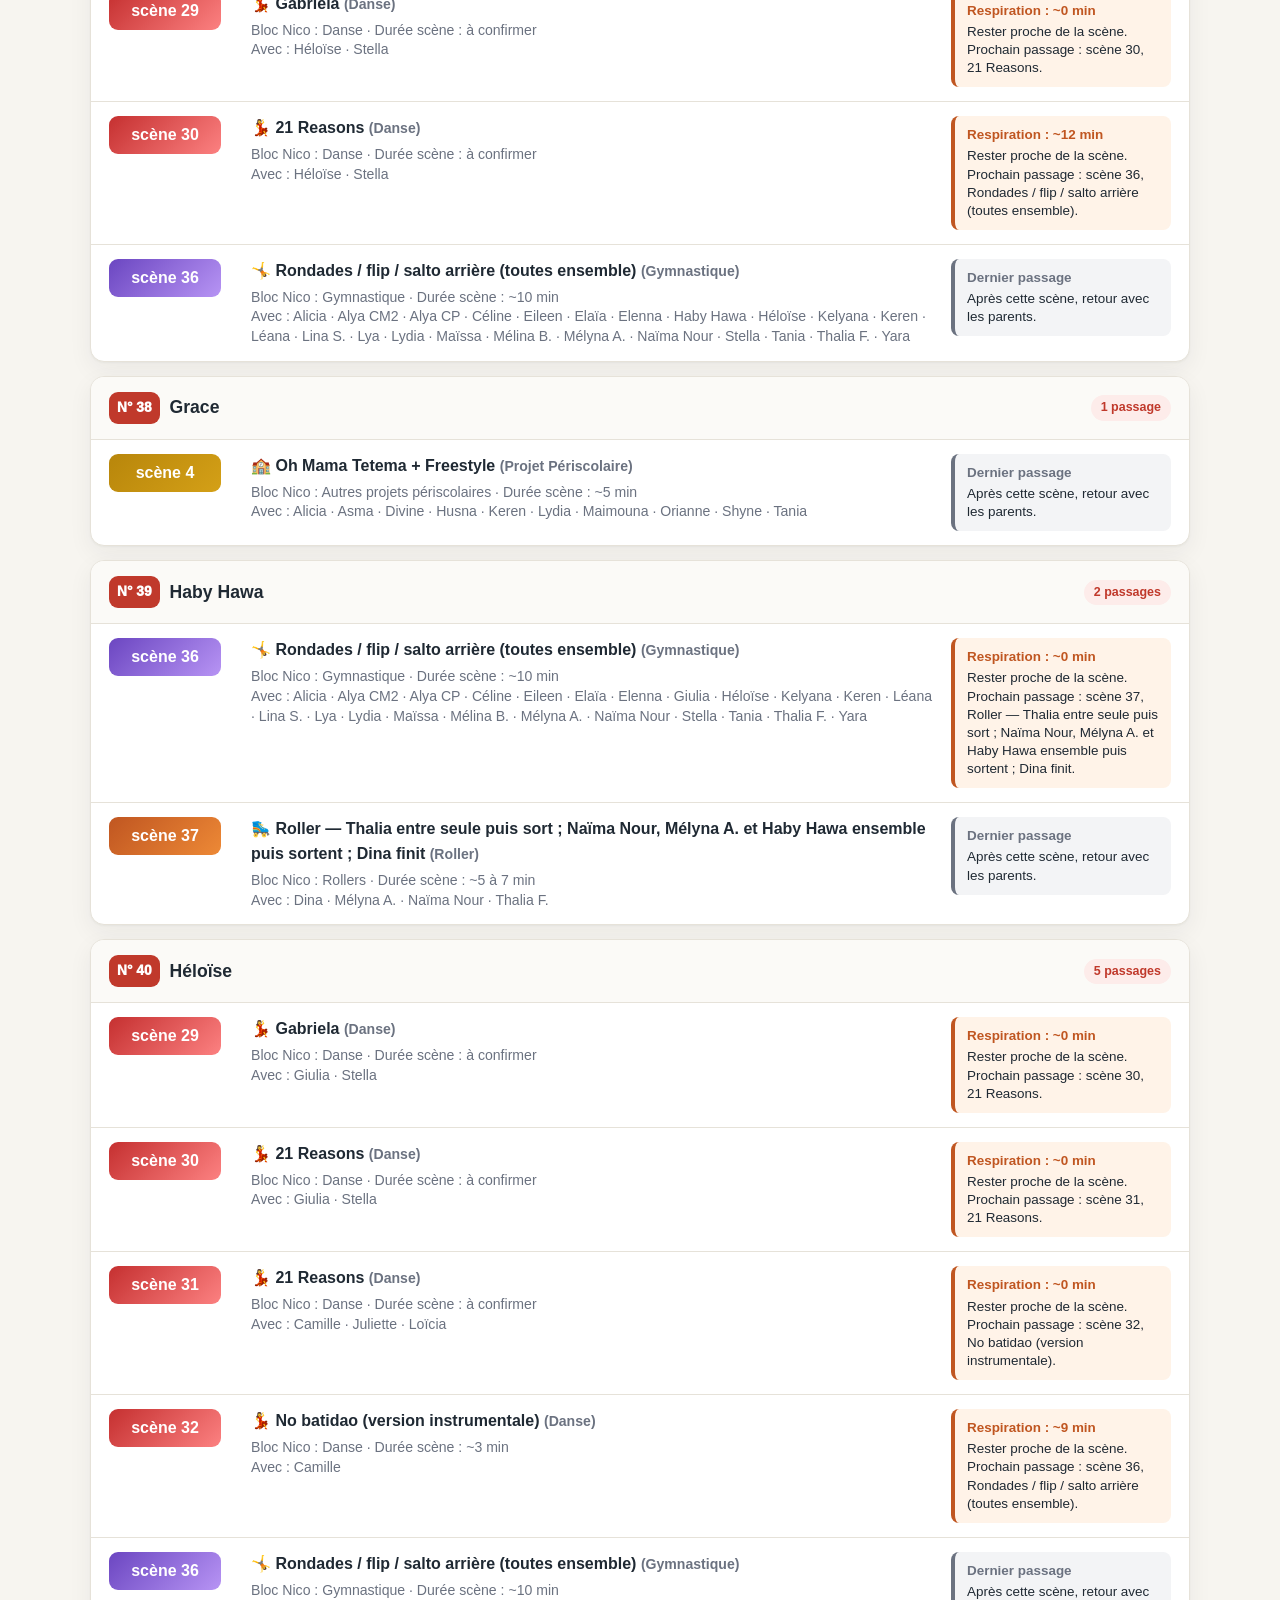
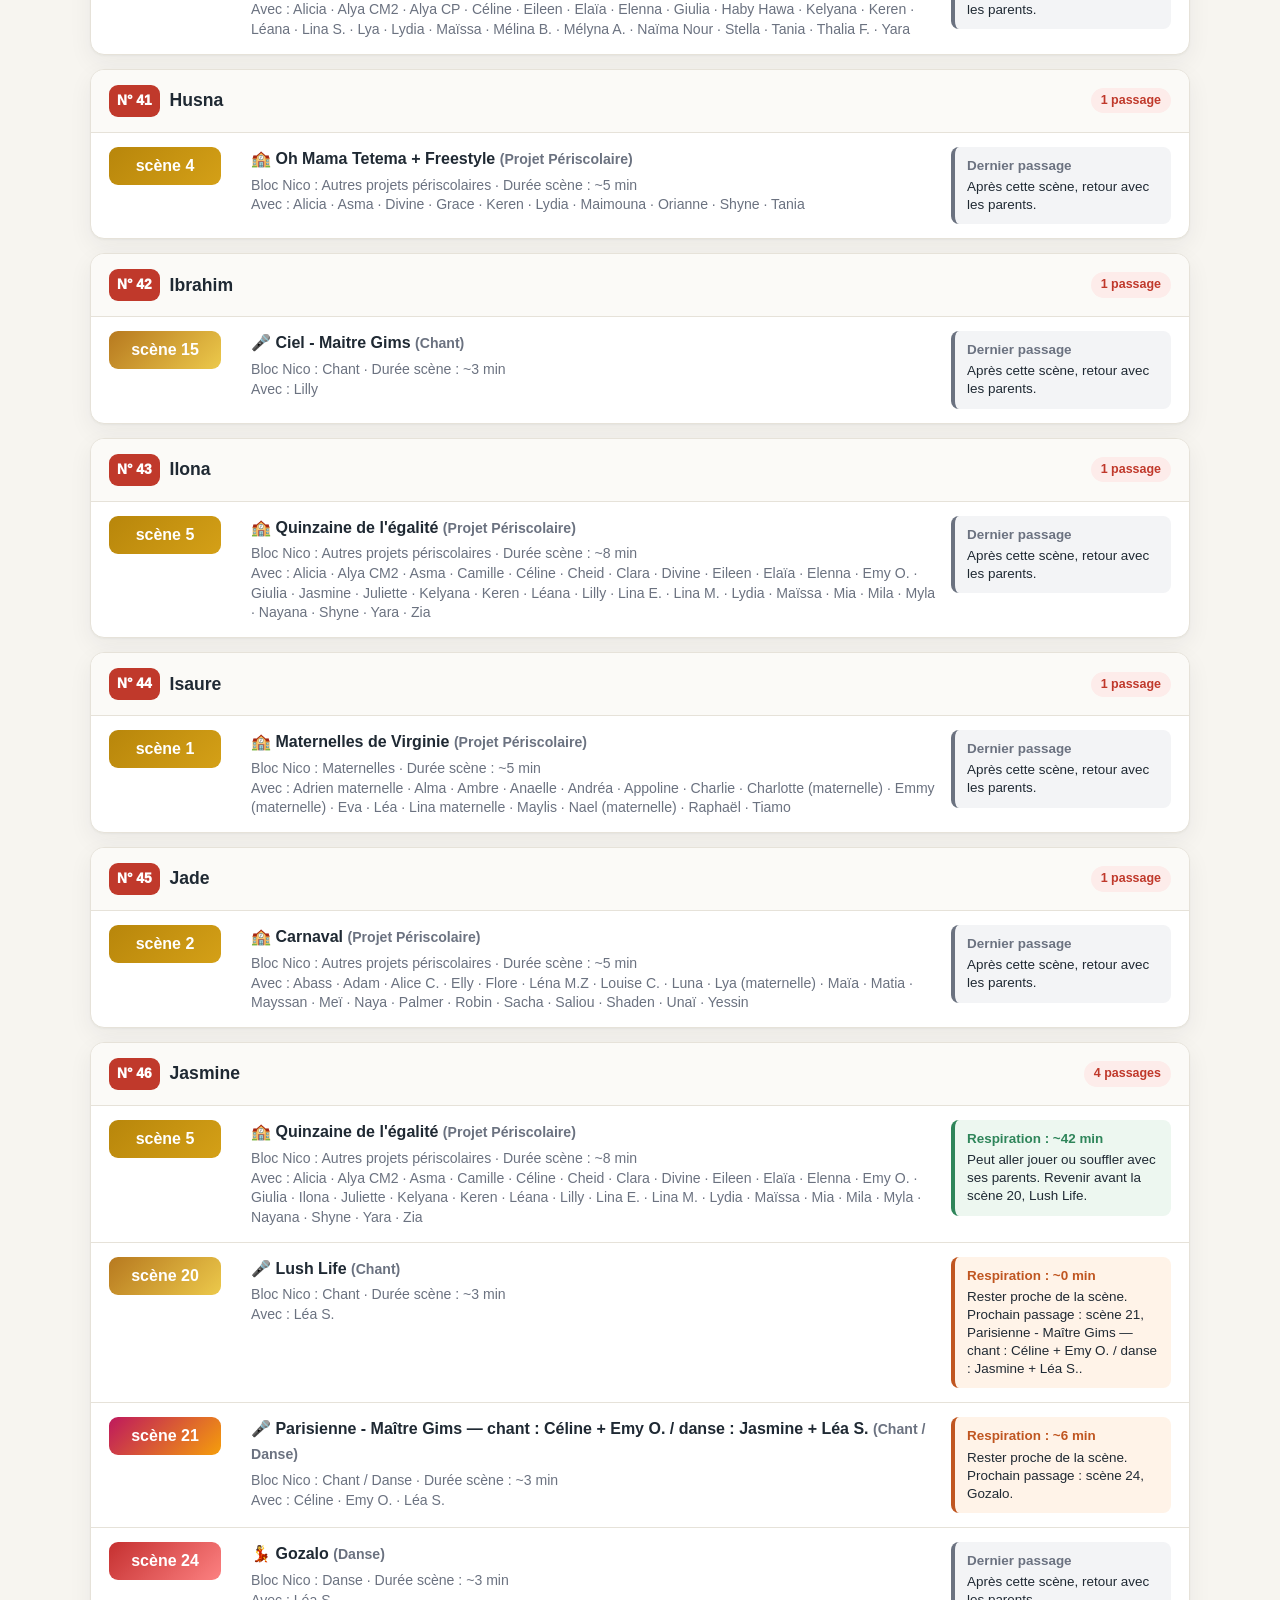
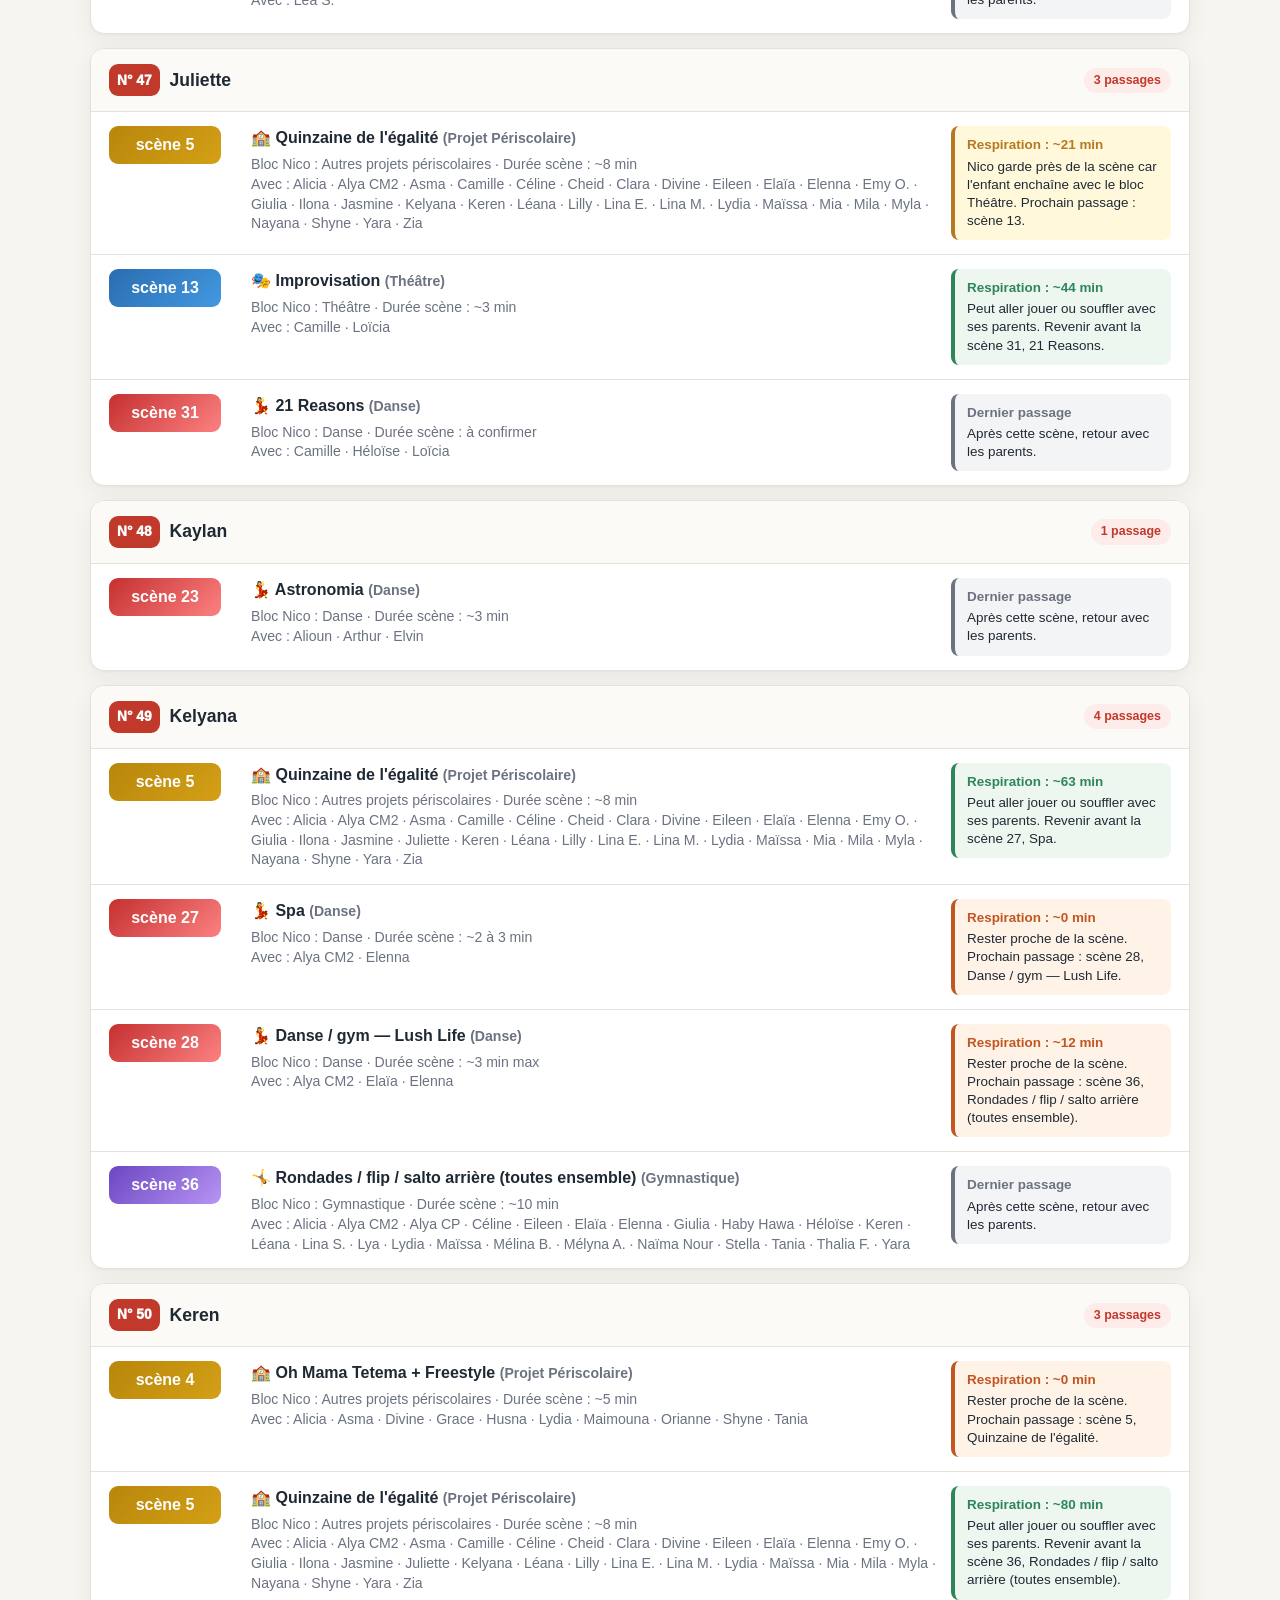
<file: repere-enfants.html>
<!DOCTYPE html>
<html lang="fr">
<head>
  <meta charset="UTF-8">
  <meta name="viewport" content="width=device-width, initial-scale=1.0">
  <title>Repère enfants · Scène des Talents — École Arc en Ciel</title>
  <link rel="stylesheet" href="styles.css">
  <style>
    .repere-note {
      border-left-color: #2b6cb0;
      background: #ebf4ff;
      border-color: #bee3f8;
    }
    .repere-note strong { color: #2b6cb0; }
    .toolbar-repere {
      display: flex;
      gap: 12px;
      align-items: center;
      margin-bottom: 18px;
    }
    .toolbar-repere input {
      width: 100%;
      padding: 13px 16px;
      border: 1px solid var(--line);
      border-radius: 10px;
      font-size: 1rem;
      background: #fff;
      box-shadow: var(--shadow);
      outline: none;
    }
    .toolbar-repere input:focus {
      border-color: var(--accent);
      box-shadow: 0 0 0 3px var(--accent-soft);
    }
    .child-flow {
      display: grid;
      gap: 14px;
    }
    .repere-card {
      background: #fff;
      border: 1px solid var(--line);
      border-radius: var(--radius);
      box-shadow: var(--shadow);
      overflow: hidden;
    }
    .repere-head {
      display: flex;
      justify-content: space-between;
      align-items: center;
      gap: 12px;
      padding: 15px 18px;
      border-bottom: 1px solid var(--line);
      background: #fbfaf7;
    }
    .repere-name {
      font-size: 1.1rem;
      font-weight: 850;
    }
    .repere-title {
      display: flex;
      align-items: center;
      gap: 10px;
      min-width: 0;
    }
    .repere-num {
      display: inline-flex;
      align-items: center;
      justify-content: center;
      min-width: 36px;
      height: 32px;
      padding: 0 8px;
      border-radius: 9px;
      background: var(--accent);
      color: #fff;
      font-size: .86rem;
      font-weight: 950;
      line-height: 1;
      white-space: nowrap;
    }
    .repere-count {
      padding: 3px 10px;
      border-radius: 999px;
      background: var(--accent-soft);
      color: var(--accent);
      font-size: .78rem;
      font-weight: 800;
      white-space: nowrap;
    }
    .flow-lines {
      display: grid;
      gap: 0;
    }
    .flow-line {
      display: grid;
      grid-template-columns: 128px minmax(0, 1fr) 220px;
      gap: 14px;
      padding: 14px 18px;
      border-bottom: 1px solid var(--line);
      align-items: start;
    }
    .flow-line:last-child { border-bottom: none; }
    .scene-pill {
      display: inline-grid;
      place-items: center;
      min-width: 112px;
      min-height: 38px;
      padding: 0 12px;
      border-radius: 9px;
      color: #fff;
      font-weight: 850;
      line-height: 1;
      white-space: nowrap;
      background: linear-gradient(135deg, var(--cat-main), var(--cat-alt));
    }
    .flow-main {
      min-width: 0;
    }
    .flow-title {
      font-weight: 800;
      margin-bottom: 4px;
    }
    .flow-meta {
      color: var(--muted);
      font-size: .88rem;
      line-height: 1.4;
    }
    .flow-next {
      border-left: 4px solid var(--next-main);
      background: var(--next-soft);
      border-radius: 8px;
      padding: 10px 12px;
      font-size: .84rem;
      line-height: 1.35;
    }
    .flow-next strong {
      display: block;
      color: var(--next-main);
      margin-bottom: 3px;
    }
    .cat-school {
      --cat-main: #b8860b;
      --cat-alt: #d4a017;
    }
    .cat-theatre {
      --cat-main: #2b6cb0;
      --cat-alt: #4299e1;
    }
    .cat-magie {
      --cat-main: #7c3aed;
      --cat-alt: #f472b6;
    }
    .cat-chant {
      --cat-main: #b7791f;
      --cat-alt: #ecc94b;
    }
    .cat-chant-danse {
      --cat-main: #be185d;
      --cat-alt: #f59e0b;
    }
    .cat-jonglage {
      --cat-main: #2f855a;
      --cat-alt: #48bb78;
    }
    .cat-danse {
      --cat-main: #c53030;
      --cat-alt: #fc8181;
    }
    .cat-gym {
      --cat-main: #6b46c1;
      --cat-alt: #b794f4;
    }
    .cat-roller {
      --cat-main: #c05621;
      --cat-alt: #ed8936;
    }
    .next-play {
      --next-main: #2f855a;
      --next-soft: #edf7f0;
    }
    .next-close {
      --next-main: #c05621;
      --next-soft: #fff3e8;
    }
    .next-nico {
      --next-main: #b7791f;
      --next-soft: #fff8db;
    }
    .next-done {
      --next-main: #6b7280;
      --next-soft: #f3f4f6;
    }
    .empty {
      display: none;
      padding: 28px;
      text-align: center;
      color: var(--muted);
    }
    @media (max-width: 760px) {
      .repere-head {
        align-items: flex-start;
      }
      .repere-title {
        align-items: flex-start;
      }
      .flow-line {
        grid-template-columns: 1fr;
        gap: 10px;
      }
      .scene-pill {
        min-width: 96px;
      }
      .flow-next {
        border-left-width: 0;
        border-top: 4px solid var(--next-main);
      }
    }
  </style>
</head>
<body>
  <nav class="nav"><div class="nav-inner"><a class="brand" href="index.html"><span class="dot"><svg class="svg-icon" viewBox="0 0 24 24"><path d="M4 6h16v7a8 8 0 0 1-16 0V6Z"/><path d="M8 10h.01M16 10h.01M9 16c2 1.4 4 1.4 6 0"/><path d="M7 3v3M17 3v3"/></svg></span><span>Scène des Talents<small>École Arc en Ciel · 19 juin</small></span></a><button class="nav-toggle" id="navToggle" aria-label="Menu" aria-expanded="false"><svg viewBox="0 0 24 24" fill="none" stroke="currentColor" stroke-width="2" stroke-linecap="round"><line x1="3" y1="6" x2="21" y2="6"/><line x1="3" y1="12" x2="21" y2="12"/><line x1="3" y1="18" x2="21" y2="18"/></svg></button><ul class="nav-links" id="navLinks"><li><a href="index.html"><svg class="svg-icon" viewBox="0 0 24 24"><path d="M3 11l9-8 9 8"/><path d="M5 10v10h14V10"/><path d="M10 20v-6h4v6"/></svg>Accueil</a></li><li><a href="info-parents.html"><svg class="svg-icon" viewBox="0 0 24 24"><circle cx="12" cy="12" r="9"/><path d="M12 11v5"/><path d="M12 8h.01"/></svg>Informations parents</a></li><li><a href="enfants.html"><svg class="svg-icon" viewBox="0 0 24 24"><circle cx="12" cy="8" r="4"/><path d="M8 14h8l2 7H6l2-7Z"/></svg>Enfants</a></li><li><a href="orga.html"><svg class="svg-icon" viewBox="0 0 24 24"><rect x="3" y="4" width="18" height="18" rx="2"/><path d="M16 2v4M8 2v4M3 10h18"/></svg>Scènes</a></li><li><a href="repere-enfants.html" class="active"><svg class="svg-icon" viewBox="0 0 24 24"><circle cx="12" cy="12" r="9"/><path d="m15 9-2 5-5 2 2-5 5-2Z"/></svg>Repère Pour les enfants</a></li><li><a href="repetition.html"><svg class="svg-icon" viewBox="0 0 24 24"><path d="M4 4h16v16H4z"/><path d="m10 8 6 4-6 4V8Z"/></svg>Répétitions</a></li><li><a href="nico.html"><svg class="svg-icon" viewBox="0 0 24 24"><path d="M20 6 9 17l-5-5"/></svg>Nico</a></li><li><a href="stats.html"><svg class="svg-icon" viewBox="0 0 24 24"><path d="M4 19V5"/><path d="M4 19h16"/><rect x="7" y="11" width="3" height="5"/><rect x="12" y="8" width="3" height="8"/><rect x="17" y="4" width="3" height="12"/></svg>Statistiques</a></li></ul></div></nav>

  <div class="wrap">
    <header class="page-head">
      <p class="kicker">Fiches de passage</p>
      <h1>Repère enfants</h1>
      <p class="meta">Par enfant, dans l'ordre de leur premier passage</p>
    </header>

    <div class="rule repere-note">
      <strong>Lecture rapide :</strong> le temps de respiration est estimé avec les prestations placées entre deux passages.
      Si la fiche indique <strong>Nico garde près de la scène</strong>, c'est volontairement aligné avec la page Nico : l'enfant enchaîne avec le bloc d'appel suivant.
    </div>

    <div class="toolbar-repere">
      <input type="search" id="search" placeholder="Rechercher un enfant…" autocomplete="off">
    </div>

    <div class="child-flow" id="childFlow"></div>
    <p class="empty" id="empty">Aucun enfant trouvé.</p>

    <footer>Scène des Talents · École Arc en Ciel · 19 juin</footer>
  </div>

  <script src="data.js"></script>
  <script>
    const toggle = document.getElementById('navToggle');
    const links = document.getElementById('navLinks');
    toggle.addEventListener('click', () => {
      const open = links.classList.toggle('open');
      toggle.setAttribute('aria-expanded', open);
    });

    const esc = s => String(s).replace(/[&<>]/g, c => ({'&':'&amp;','<':'&lt;','>':'&gt;'}[c]));
    const unique = list => [...new Set(list)];
    const key = name => normKey(canonical(name));
    const minutes = text => Number(String(text).match(/\d+/)?.[0] || 0);

    const quinzaineKids = (() => {
      const q = SCHOOL_PROJECTS.find(p => p.languages);
      const kids = new Set();
      q.languages.forEach(l => l.kids.forEach(k => kids.add(canonical(k))));
      return [...kids];
    })();

    const iconByCat = {
      "Projet Périscolaire": "🏫",
      "Théâtre": "🎭",
      "Magie": "🪄",
      "Chant": "🎤",
      "Chant / Danse": "🎤",
      "Jonglage ballon de foot": "⚽",
      "Danse": "💃",
      "Gymnastique": "🤸",
      "Roller": "🛼"
    };
    const blockFor = scene => {
      if (scene.type === "school") return scene.name === "Maternelles de Virginie" ? "Maternelles" : "Autres projets périscolaires";
      return scene.cat === "Roller" ? "Rollers" : scene.cat;
    };
    const scenes = computeSchedule().running.map(scene => ({
      num: scene.num,
      icon: iconByCat[scene.cat] || "🏫",
      name: scene.name,
      cat: scene.cat,
      block: blockFor(scene),
      kids: scene.kids,
      duration: scene.duration || `~${sceneDurationMin(scene)} min`
    }));

    const blockOrder = ["Maternelles", "Autres projets périscolaires", "Théâtre", "Magie", "Chant", "Chant / Danse", "Jonglage", "Danse", "Gymnastique", "Rollers"];
    const catClass = cat => ({
      "Projet Périscolaire": "cat-school",
      "Théâtre": "cat-theatre",
      "Magie": "cat-magie",
      "Chant": "cat-chant",
      "Chant / Danse": "cat-chant-danse",
      "Jonglage": "cat-jonglage",
      "Danse": "cat-danse",
      "Gymnastique": "cat-gym",
      "Roller": "cat-roller"
    }[cat] || "cat-school");

    const sceneByNum = new Map(scenes.map(s => [s.num, s]));
    const childMap = new Map();

    scenes.forEach(scene => {
      unique(scene.kids.map(canonical)).forEach(kid => {
        const childKey = key(kid);
        if (!childMap.has(childKey)) childMap.set(childKey, { display: kid, passages: [] });
        childMap.get(childKey).passages.push(scene);
      });
    });

    const gapBetween = (current, next) => {
      let total = 0;
      for (let n = current.num + 1; n < next.num; n++) total += minutes(sceneByNum.get(n)?.duration);
      return total;
    };

    const nextAdvice = (current, next) => {
      if (!next) {
        return {
          cls: "next-done",
          title: "Dernier passage",
          text: "Après cette scène, retour avec les parents."
        };
      }

      const gap = gapBetween(current, next);
      const currentBlock = blockOrder.indexOf(current.block);
      const nextBlock = blockOrder.indexOf(next.block);
      const nicoAdjacent = nextBlock === currentBlock + 1;
      const sameBlock = current.block === next.block;

      if (sameBlock || gap < 15) {
        return {
          cls: "next-close",
          title: `Respiration : ~${gap} min`,
          text: `Rester proche de la scène. Prochain passage : scène ${next.num}, ${next.name}.`
        };
      }

      if (nicoAdjacent) {
        return {
          cls: "next-nico",
          title: `Respiration : ~${gap} min`,
          text: `Nico garde près de la scène car l'enfant enchaîne avec le bloc ${next.block}. Prochain passage : scène ${next.num}.`
        };
      }

      return {
        cls: "next-play",
        title: `Respiration : ~${gap} min`,
        text: `Peut aller jouer ou souffler avec ses parents. Revenir avant la scène ${next.num}, ${next.name}.`
      };
    };

    const allChildren = [...childMap.values()]
      .map(child => ({ ...child, passages: child.passages.sort((a, b) => a.num - b.num) }))
      .sort((a, b) => a.display.localeCompare(b.display, 'fr', { sensitivity: 'base' }))
      .map((child, index) => ({ ...child, number: index + 1 }));

    const renderChild = child => `
      <section class="repere-card" data-name="${esc(key(child.display))}">
        <div class="repere-head">
          <div class="repere-title">
            <span class="repere-num">N° ${child.number}</span>
            <div class="repere-name">${esc(child.display)}</div>
          </div>
          <div class="repere-count">${child.passages.length} passage${child.passages.length > 1 ? 's' : ''}</div>
        </div>
        <div class="flow-lines">
          ${child.passages.map((scene, index) => {
            const next = child.passages[index + 1];
            const advice = nextAdvice(scene, next);
            const friends = scene.kids.filter(k => key(k) !== key(child.display)).map(esc).join(' · ');
            return `<div class="flow-line ${catClass(scene.cat)}">
              <div><span class="scene-pill">scène ${scene.num}</span></div>
              <div class="flow-main">
                <div class="flow-title">${scene.icon} ${esc(scene.name)} <span class="flow-meta">(${esc(scene.cat)})</span></div>
                <div class="flow-meta">Bloc Nico : ${esc(scene.block)} · Durée scène : ${esc(scene.duration)}</div>
                ${friends ? `<div class="flow-meta">Avec : ${friends}</div>` : '<div class="flow-meta">Solo / passage individuel.</div>'}
              </div>
              <div class="flow-next ${advice.cls}">
                <strong>${esc(advice.title)}</strong>
                ${esc(advice.text)}
              </div>
            </div>`;
          }).join('')}
        </div>
      </section>`;

    const childFlow = document.getElementById('childFlow');
    childFlow.innerHTML = allChildren.map(renderChild).join('');

    const search = document.getElementById('search');
    const empty = document.getElementById('empty');
    const cards = [...document.querySelectorAll('.repere-card')];
    const filterCards = () => {
      const q = key(search.value);
      let shown = 0;
      cards.forEach(card => {
        const visible = !q || card.dataset.name.includes(q);
        card.style.display = visible ? '' : 'none';
        if (visible) shown++;
      });
      empty.style.display = shown ? 'none' : 'block';
    };
    search.addEventListener('input', filterCards);
  </script>
</body>
</html>
</file>
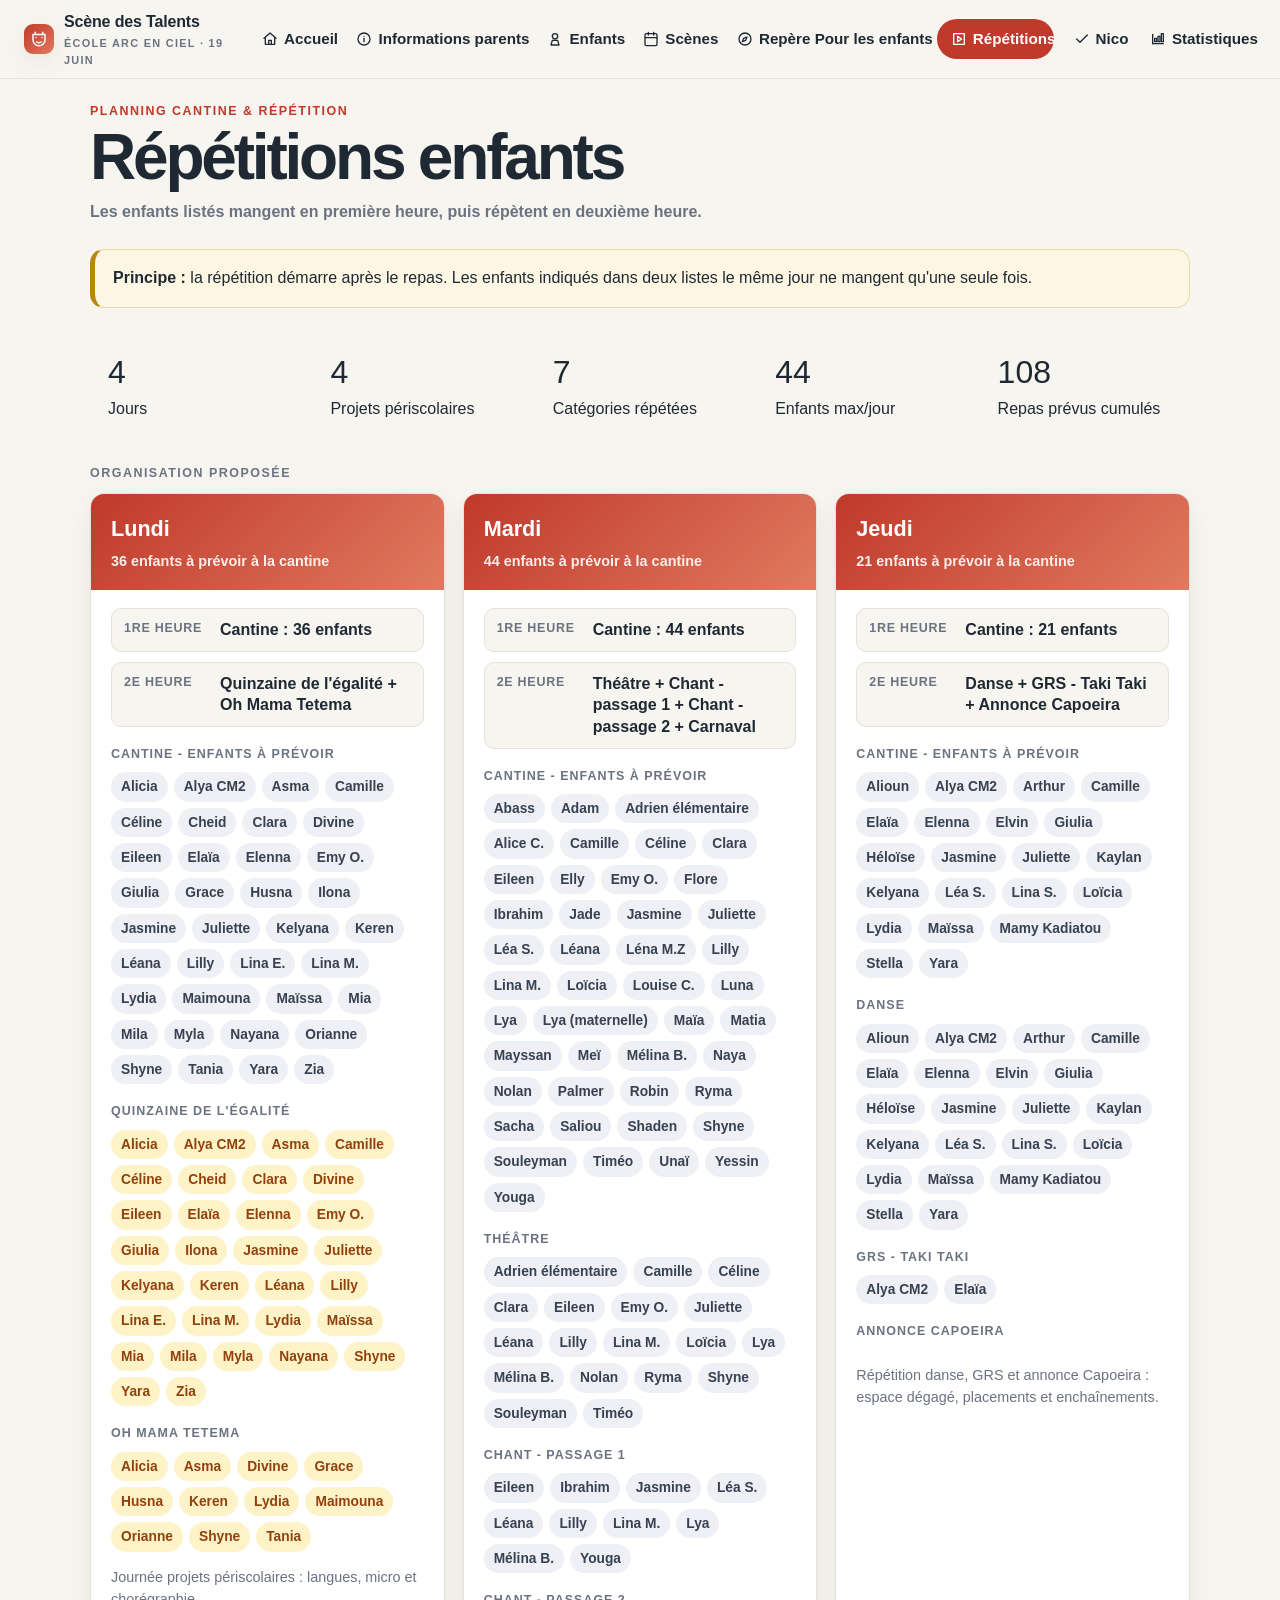
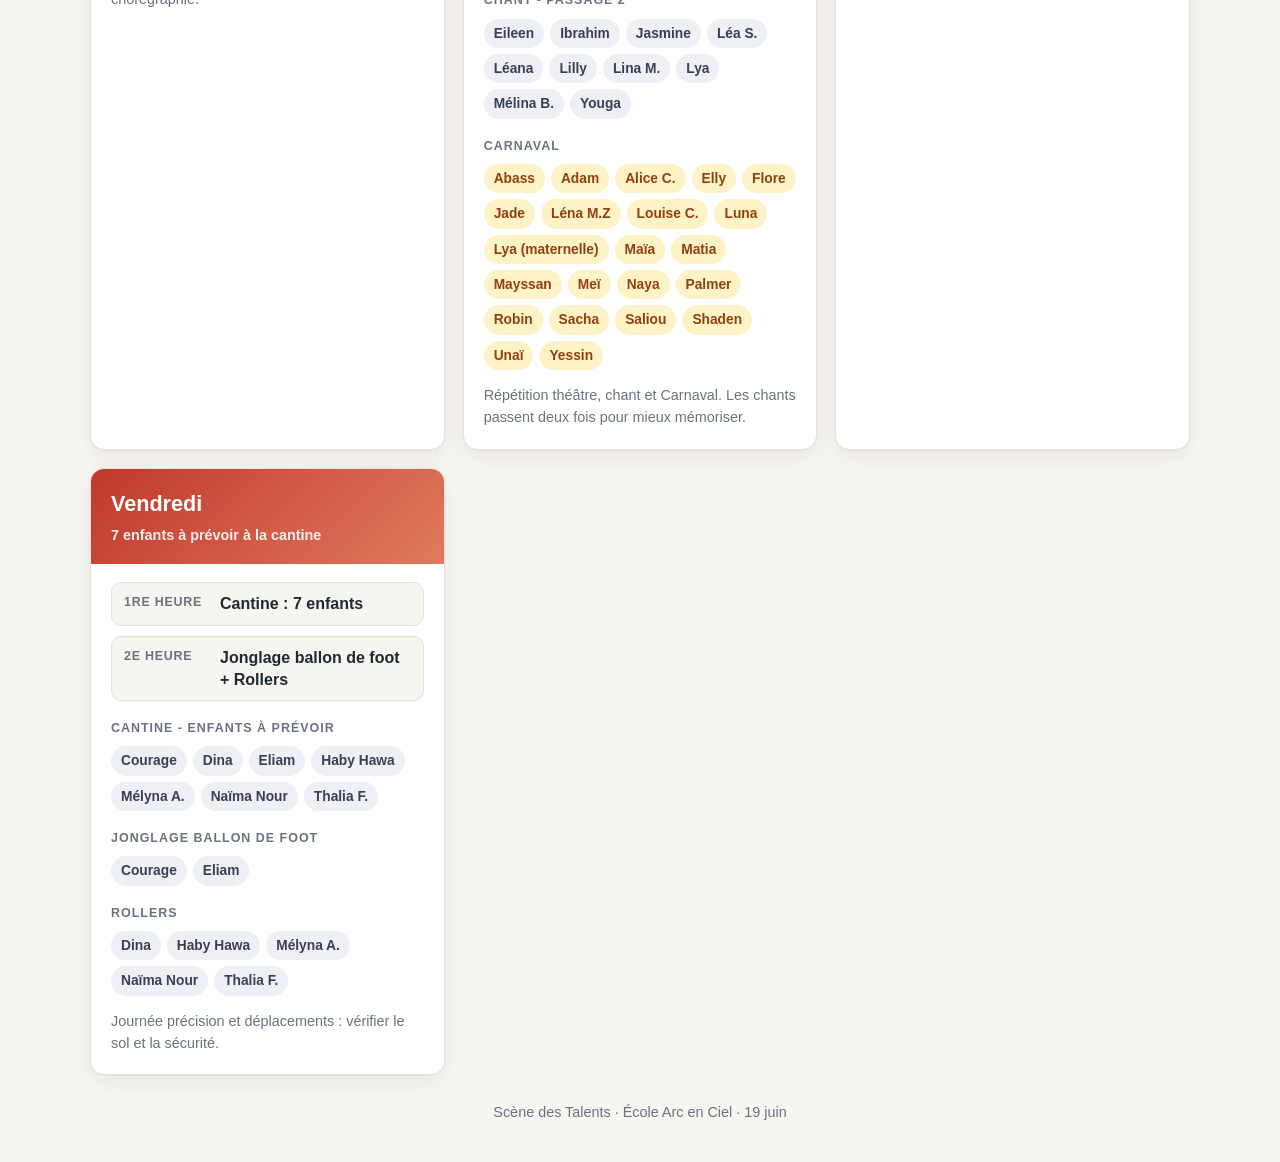
<file: repetition.html>
<!DOCTYPE html>
<html lang="fr">
<head>
  <meta charset="UTF-8">
  <meta name="viewport" content="width=device-width, initial-scale=1.0">
  <title>Répétitions enfants · Scène des Talents</title>
  <link rel="stylesheet" href="styles.css">
  <style>
    .rehearsal-grid{display:grid;grid-template-columns:repeat(auto-fit,minmax(280px,1fr));gap:18px}.day-card{background:var(--card);border:1px solid var(--line);border-radius:var(--radius);box-shadow:var(--shadow);overflow:hidden}.day-head{padding:18px 20px;background:linear-gradient(135deg,var(--accent),var(--accent-2));color:#fff}.day-head h2{margin:0 0 4px;font-size:1.35rem}.day-head p{margin:0;opacity:.9;font-weight:600;font-size:.9rem}.day-body{padding:18px 20px 20px}.program{display:grid;gap:10px;margin-bottom:16px}.program-row{display:grid;grid-template-columns:86px 1fr;gap:10px;padding:10px 12px;border:1px solid var(--line);border-radius:10px;background:var(--bg)}.program-row strong{font-size:.78rem;color:var(--muted);text-transform:uppercase;letter-spacing:.06em}.program-row span{font-weight:700;line-height:1.35}.kids-title{margin:18px 0 8px;font-size:.78rem;color:var(--muted);text-transform:uppercase;letter-spacing:.08em;font-weight:800}.kids-list{display:flex;flex-wrap:wrap;gap:6px;margin:0;padding:0;list-style:none}.kids-list li{background:#eef0f5;color:#374151;border-radius:999px;padding:4px 10px;font-size:.86rem;font-weight:650}.kids-list li.school{background:#fef3c7;color:#92400e}.day-note{margin:14px 0 0;color:var(--muted);font-size:.9rem}.summary-strip{display:grid;grid-template-columns:repeat(auto-fit,minmax(150px,1fr));gap:12px;margin-bottom:22px}.summary-strip .stat-card{padding:16px 18px}.summary-strip .big{font-size:2rem}
  </style>
</head>
<body>
  <nav class="nav"><div class="nav-inner"><a class="brand" href="index.html"><span class="dot"><svg class="svg-icon" viewBox="0 0 24 24"><path d="M4 6h16v7a8 8 0 0 1-16 0V6Z"/><path d="M8 10h.01M16 10h.01M9 16c2 1.4 4 1.4 6 0"/><path d="M7 3v3M17 3v3"/></svg></span><span>Scène des Talents<small>École Arc en Ciel · 19 juin</small></span></a><button class="nav-toggle" id="navToggle" aria-label="Menu" aria-expanded="false"><svg viewBox="0 0 24 24" fill="none" stroke="currentColor" stroke-width="2" stroke-linecap="round"><line x1="3" y1="6" x2="21" y2="6"/><line x1="3" y1="12" x2="21" y2="12"/><line x1="3" y1="18" x2="21" y2="18"/></svg></button><ul class="nav-links" id="navLinks"><li><a href="index.html"><svg class="svg-icon" viewBox="0 0 24 24"><path d="M3 11l9-8 9 8"/><path d="M5 10v10h14V10"/><path d="M10 20v-6h4v6"/></svg>Accueil</a></li><li><a href="info-parents.html"><svg class="svg-icon" viewBox="0 0 24 24"><circle cx="12" cy="12" r="9"/><path d="M12 11v5"/><path d="M12 8h.01"/></svg>Informations parents</a></li><li><a href="enfants.html"><svg class="svg-icon" viewBox="0 0 24 24"><circle cx="12" cy="8" r="4"/><path d="M8 14h8l2 7H6l2-7Z"/></svg>Enfants</a></li><li><a href="orga.html"><svg class="svg-icon" viewBox="0 0 24 24"><rect x="3" y="4" width="18" height="18" rx="2"/><path d="M16 2v4M8 2v4M3 10h18"/></svg>Scènes</a></li><li><a href="repere-enfants.html"><svg class="svg-icon" viewBox="0 0 24 24"><circle cx="12" cy="12" r="9"/><path d="m15 9-2 5-5 2 2-5 5-2Z"/></svg>Repère Pour les enfants</a></li><li><a href="repetition.html" class="active"><svg class="svg-icon" viewBox="0 0 24 24"><path d="M4 4h16v16H4z"/><path d="m10 8 6 4-6 4V8Z"/></svg>Répétitions</a></li><li><a href="nico.html"><svg class="svg-icon" viewBox="0 0 24 24"><path d="M20 6 9 17l-5-5"/></svg>Nico</a></li><li><a href="stats.html"><svg class="svg-icon" viewBox="0 0 24 24"><path d="M4 19V5"/><path d="M4 19h16"/><rect x="7" y="11" width="3" height="5"/><rect x="12" y="8" width="3" height="8"/><rect x="17" y="4" width="3" height="12"/></svg>Statistiques</a></li></ul></div></nav>
  <div class="wrap">
    <header class="page-head"><p class="kicker">Planning cantine & répétition</p><h1>Répétitions enfants</h1><p class="meta">Les enfants listés mangent en première heure, puis répètent en deuxième heure.</p></header>
    <div class="rule"><strong>Principe :</strong> la répétition démarre après le repas. Les enfants indiqués dans deux listes le même jour ne mangent qu'une seule fois.</div>
    <div class="summary-strip" id="summary"></div>
    <p class="cat-title">Organisation proposée</p>
    <div class="rehearsal-grid" id="rehearsalGrid"></div>
    <footer>Scène des Talents · École Arc en Ciel · 19 juin</footer>
  </div>
  <script src="data.js"></script>
  <script>
    const toggle=document.getElementById('navToggle'),links=document.getElementById('navLinks');toggle.addEventListener('click',()=>{const open=links.classList.toggle('open');toggle.setAttribute('aria-expanded',open);});
    const esc=s=>String(s).replace(/[&<>]/g,c=>({'&':'&amp;','<':'&lt;','>':'&gt;'}[c]));
    const norm=s=>String(s).toLowerCase().normalize('NFD').replace(/[̀-ͯ]/g,'').replace(/\./g,'').trim();
    const uniqueNames=names=>{const seen=new Map();names.forEach(name=>{const display=canonical(name);const key=norm(display);if(!seen.has(key))seen.set(key,display);});return [...seen.values()].sort((a,b)=>a.localeCompare(b,'fr',{sensitivity:'base'}));};
    const categoryKids=name=>uniqueNames(FREE_CATEGORIES.find(c=>c.name===name).scenes.flatMap(s=>s.who));
    const schoolKids=name=>{const p=SCHOOL_PROJECTS.find(p=>p.name===name);const names=[];if(p.kids)names.push(...p.kids);if(p.languages)p.languages.forEach(l=>names.push(...l.kids));return uniqueNames(names);};
    const sceneKids=scene=>scene.kids?uniqueNames(scene.kids):(scene.type==='school'?schoolKids(scene.source):categoryKids(scene.source));
    const schedule=[
      {day:'Lundi',scenes:[{label:"Quinzaine de l'égalité",source:"Quinzaine de l'égalité",type:'school'},{label:'Oh Mama Tetema',source:'Oh Mama Tetema + Freestyle',type:'school'}],note:'Journée projets périscolaires : langues, micro et chorégraphie.'},
      {day:'Mardi',scenes:[{label:'Théâtre',source:'Théâtre',type:'category'},{label:'Chant - passage 1',source:'Chant',type:'category'},{label:'Chant - passage 2',source:'Chant',type:'category'},{label:'Carnaval',source:'Carnaval',type:'school'}],note:'Répétition théâtre, chant et Carnaval. Les chants passent deux fois pour mieux mémoriser.'},
      {day:'Jeudi',scenes:[{label:'Danse',source:'Danse',type:'category'},{label:'GRS - Taki Taki',kids:['Alya CM2','Elaïa'],type:'category'},{label:'Annonce Capoeira',source:'Annonce Capoeira',type:'school'}],note:'Répétition danse, GRS et annonce Capoeira : espace dégagé, placements et enchaînements.'},
      {day:'Vendredi',scenes:[{label:'Jonglage ballon de foot',source:'Jonglage ballon de foot',type:'category'},{label:'Rollers',source:'Roller',type:'category'}],note:'Journée précision et déplacements : vérifier le sol et la sécurité.'}
    ].map(item=>{const scenes=item.scenes.map(scene=>({...scene,kids:sceneKids(scene)}));return {...item,scenes,canteenKids:uniqueNames(scenes.flatMap(scene=>scene.kids))};});
    const total=schedule.reduce((n,d)=>n+d.canteenKids.length,0);const maxDay=Math.max(...schedule.map(d=>d.canteenKids.length));const schoolCount=schedule.flatMap(d=>d.scenes).filter(s=>s.type==='school').length;const catCount=schedule.flatMap(d=>d.scenes).filter(s=>s.type==='category').length;
    document.getElementById('summary').innerHTML=[{big:schedule.length,lab:'Jours'},{big:schoolCount,lab:'Projets périscolaires'},{big:catCount,lab:'Catégories répétées'},{big:maxDay,lab:'Enfants max/jour'},{big:total,lab:'Repas prévus cumulés'}].map(s=>`<div class="stat-card"><div class="big">${s.big}</div><div class="lab">${esc(s.lab)}</div></div>`).join('');
    document.getElementById('rehearsalGrid').innerHTML=schedule.map(day=>`<article class="day-card"><div class="day-head"><h2>${esc(day.day)}</h2><p>${day.canteenKids.length} enfant${day.canteenKids.length>1?'s':''} à prévoir à la cantine</p></div><div class="day-body"><div class="program"><div class="program-row"><strong>1re heure</strong><span>Cantine : ${day.canteenKids.length} enfant${day.canteenKids.length>1?'s':''}</span></div><div class="program-row"><strong>2e heure</strong><span>${day.scenes.map(scene=>esc(scene.label)).join(' + ')}</span></div></div><p class="kids-title">Cantine - enfants à prévoir</p><ul class="kids-list">${day.canteenKids.map(k=>`<li>${esc(k)}</li>`).join('')}</ul>${day.scenes.map(scene=>`<p class="kids-title">${esc(scene.label)}</p><ul class="kids-list">${scene.kids.map(k=>`<li class="${scene.type==='school'?'school':''}">${esc(k)}</li>`).join('')}</ul>`).join('')}<p class="day-note">${esc(day.note)}</p></div></article>`).join('');
  </script>
</body>
</html>
</file>
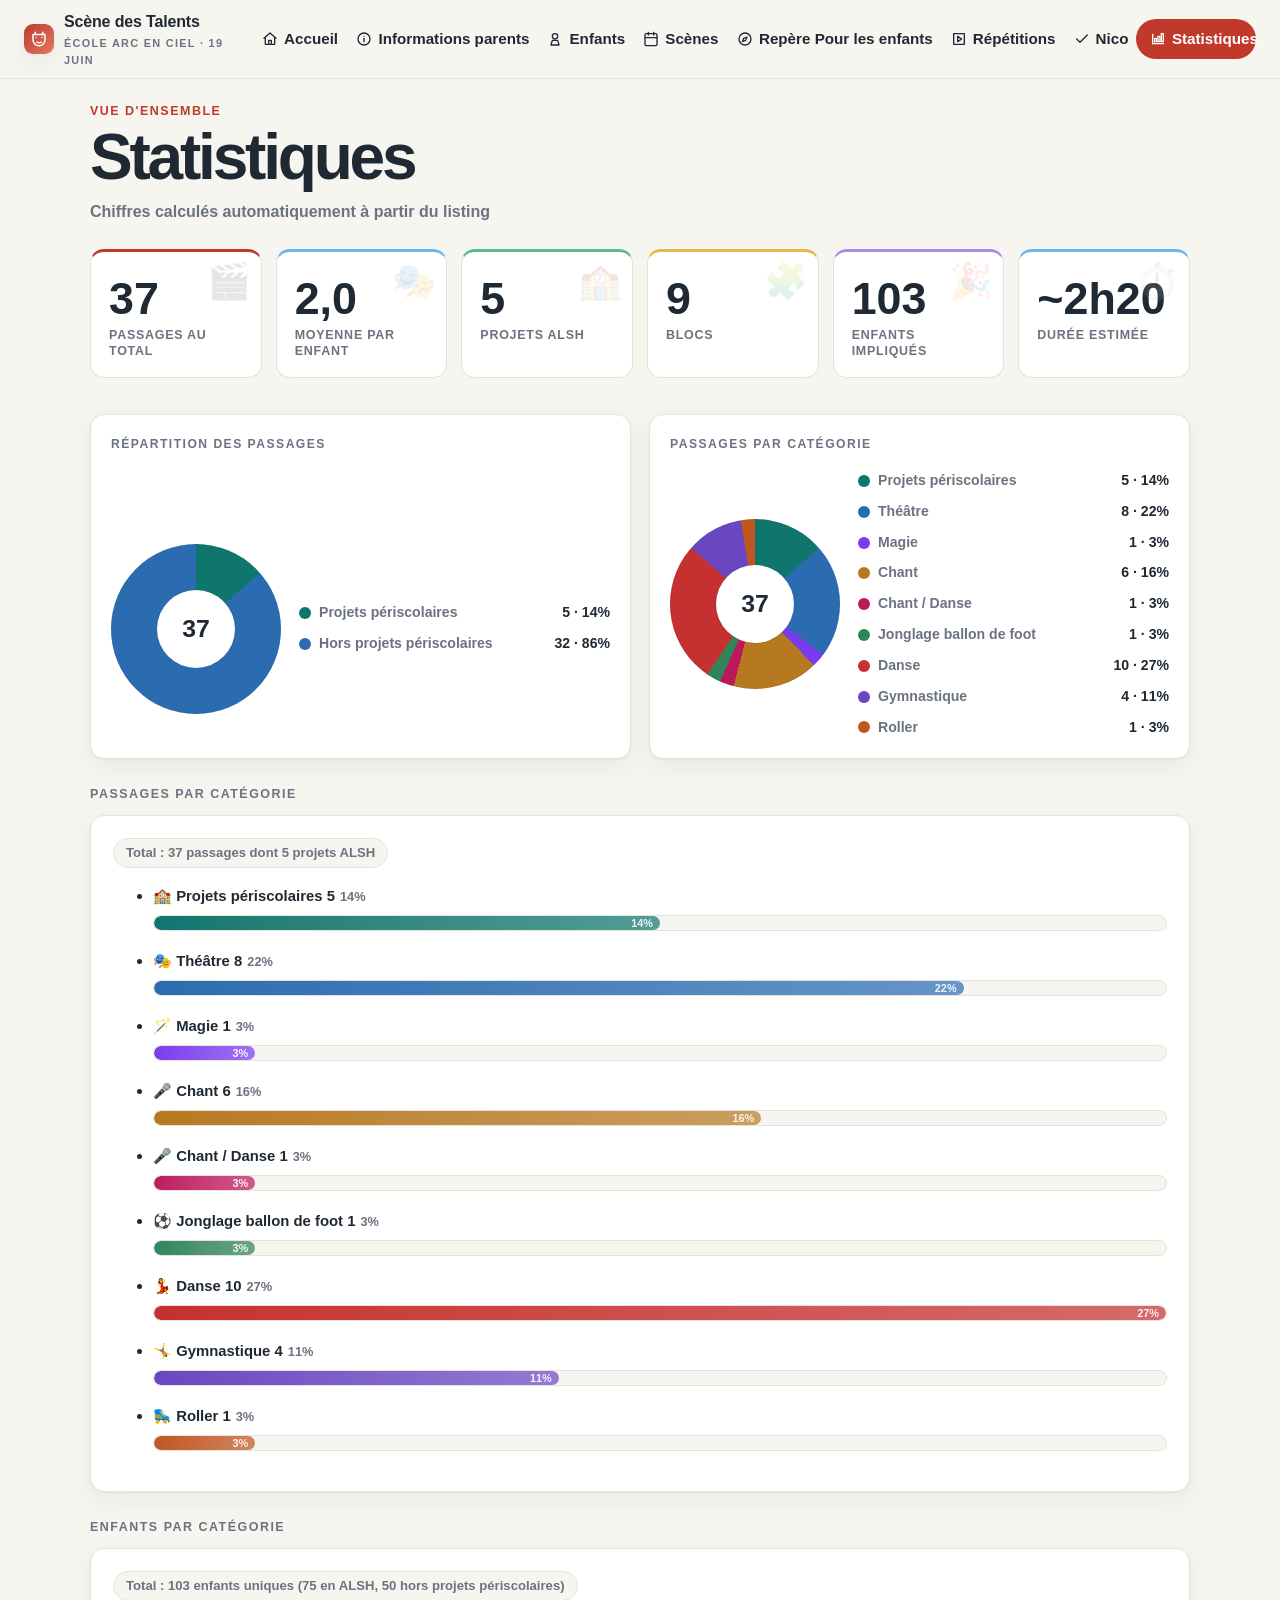
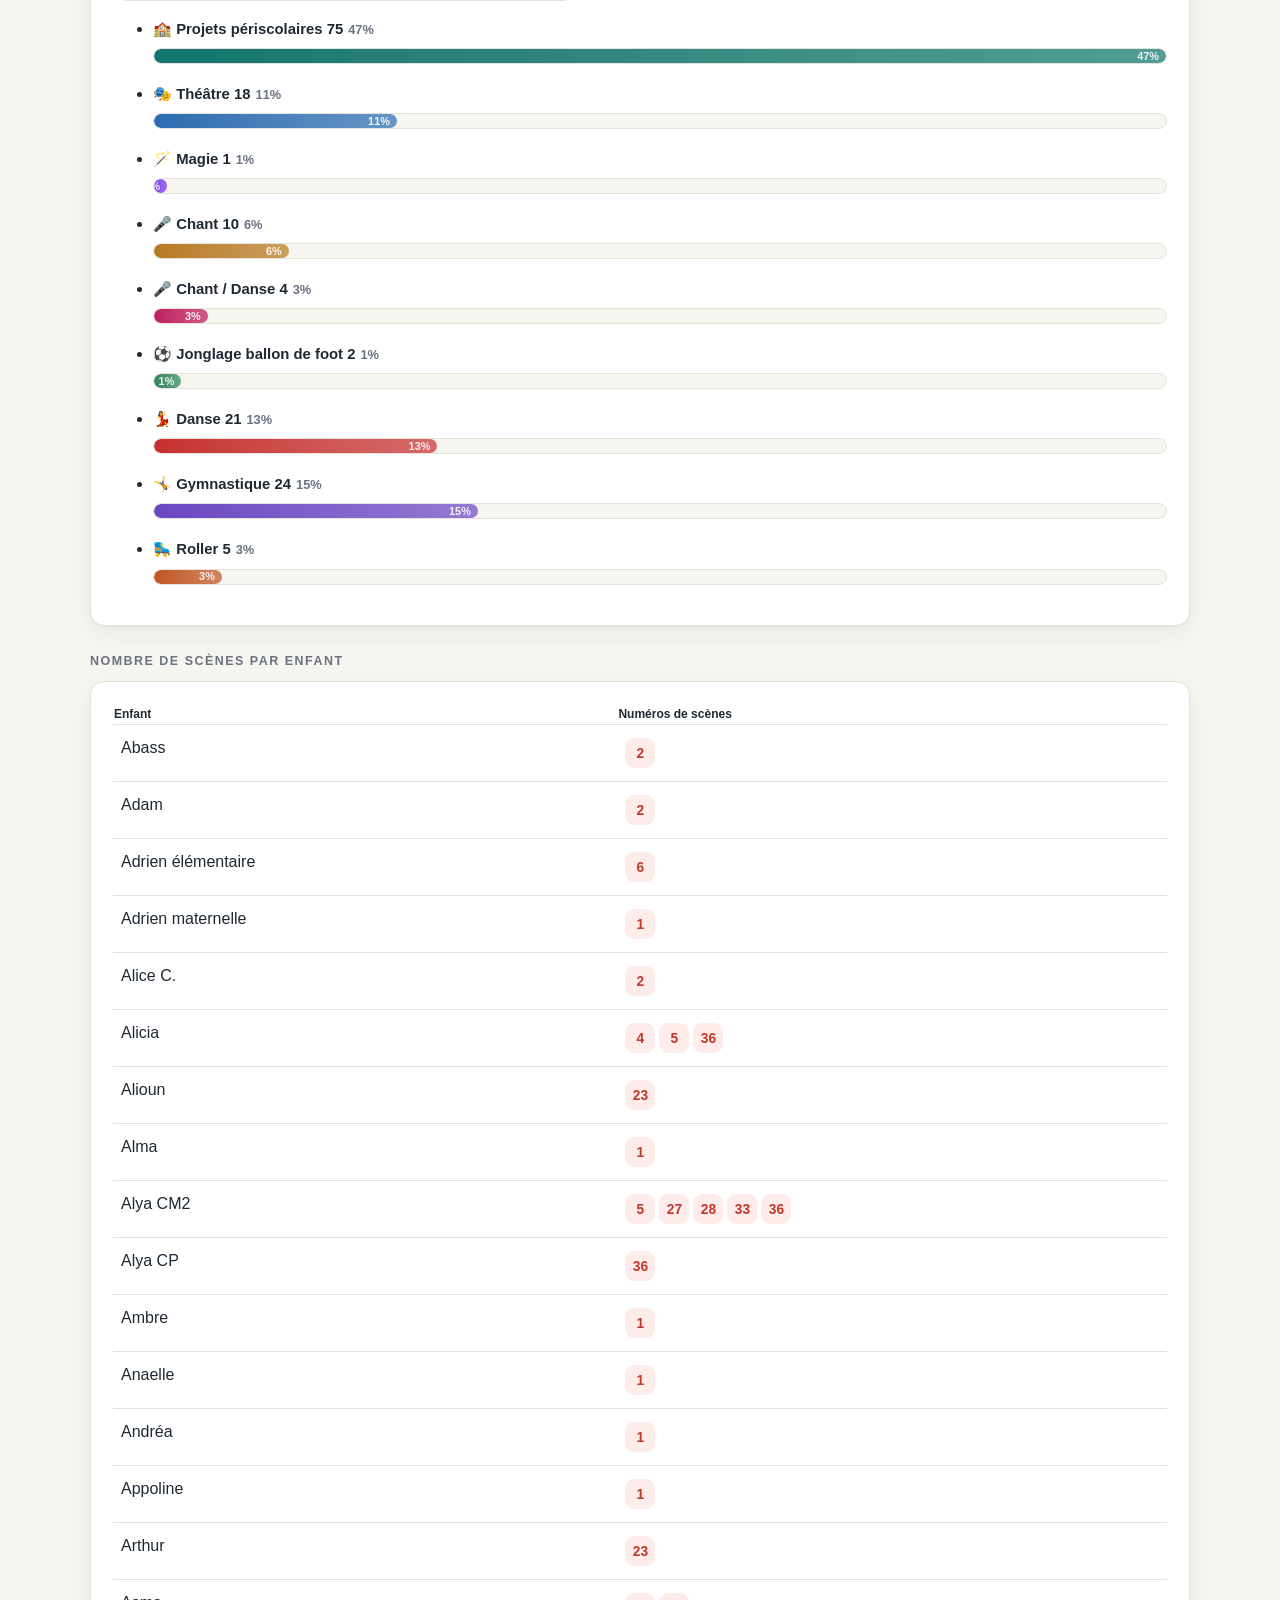
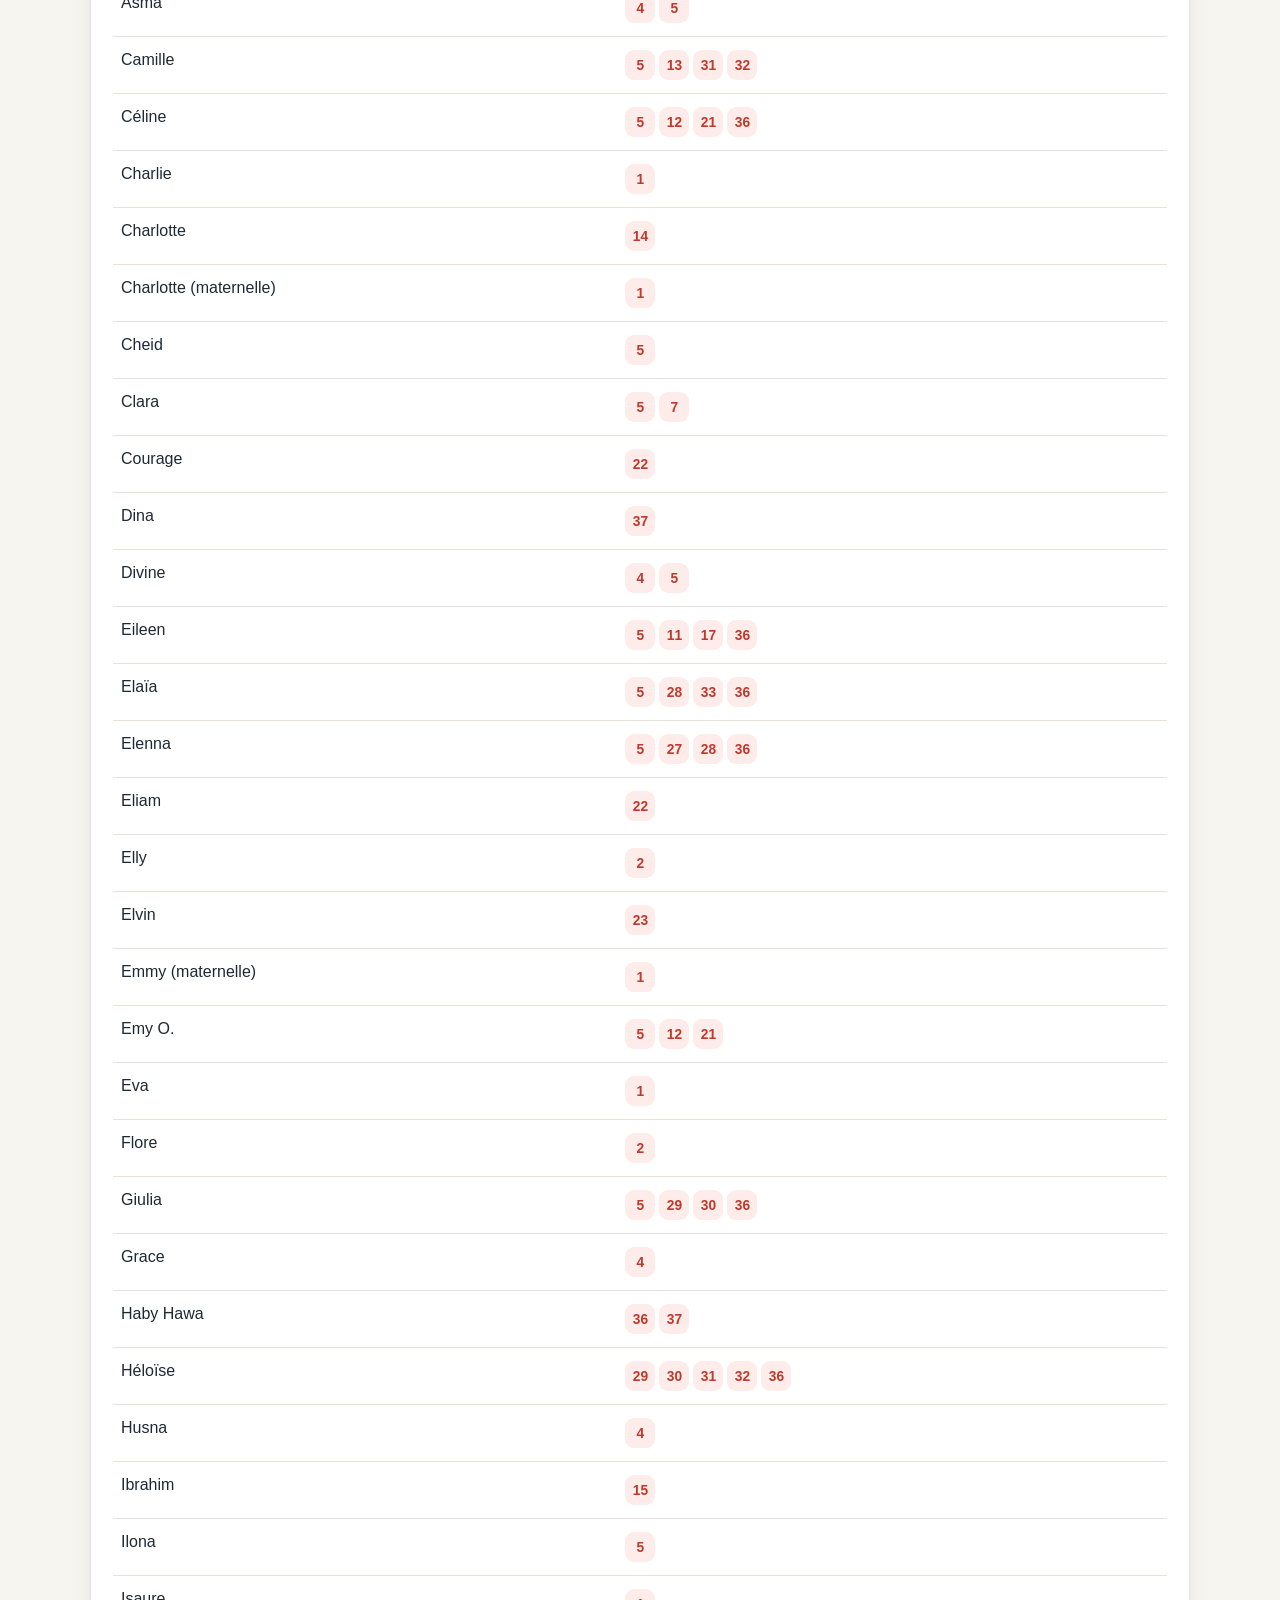
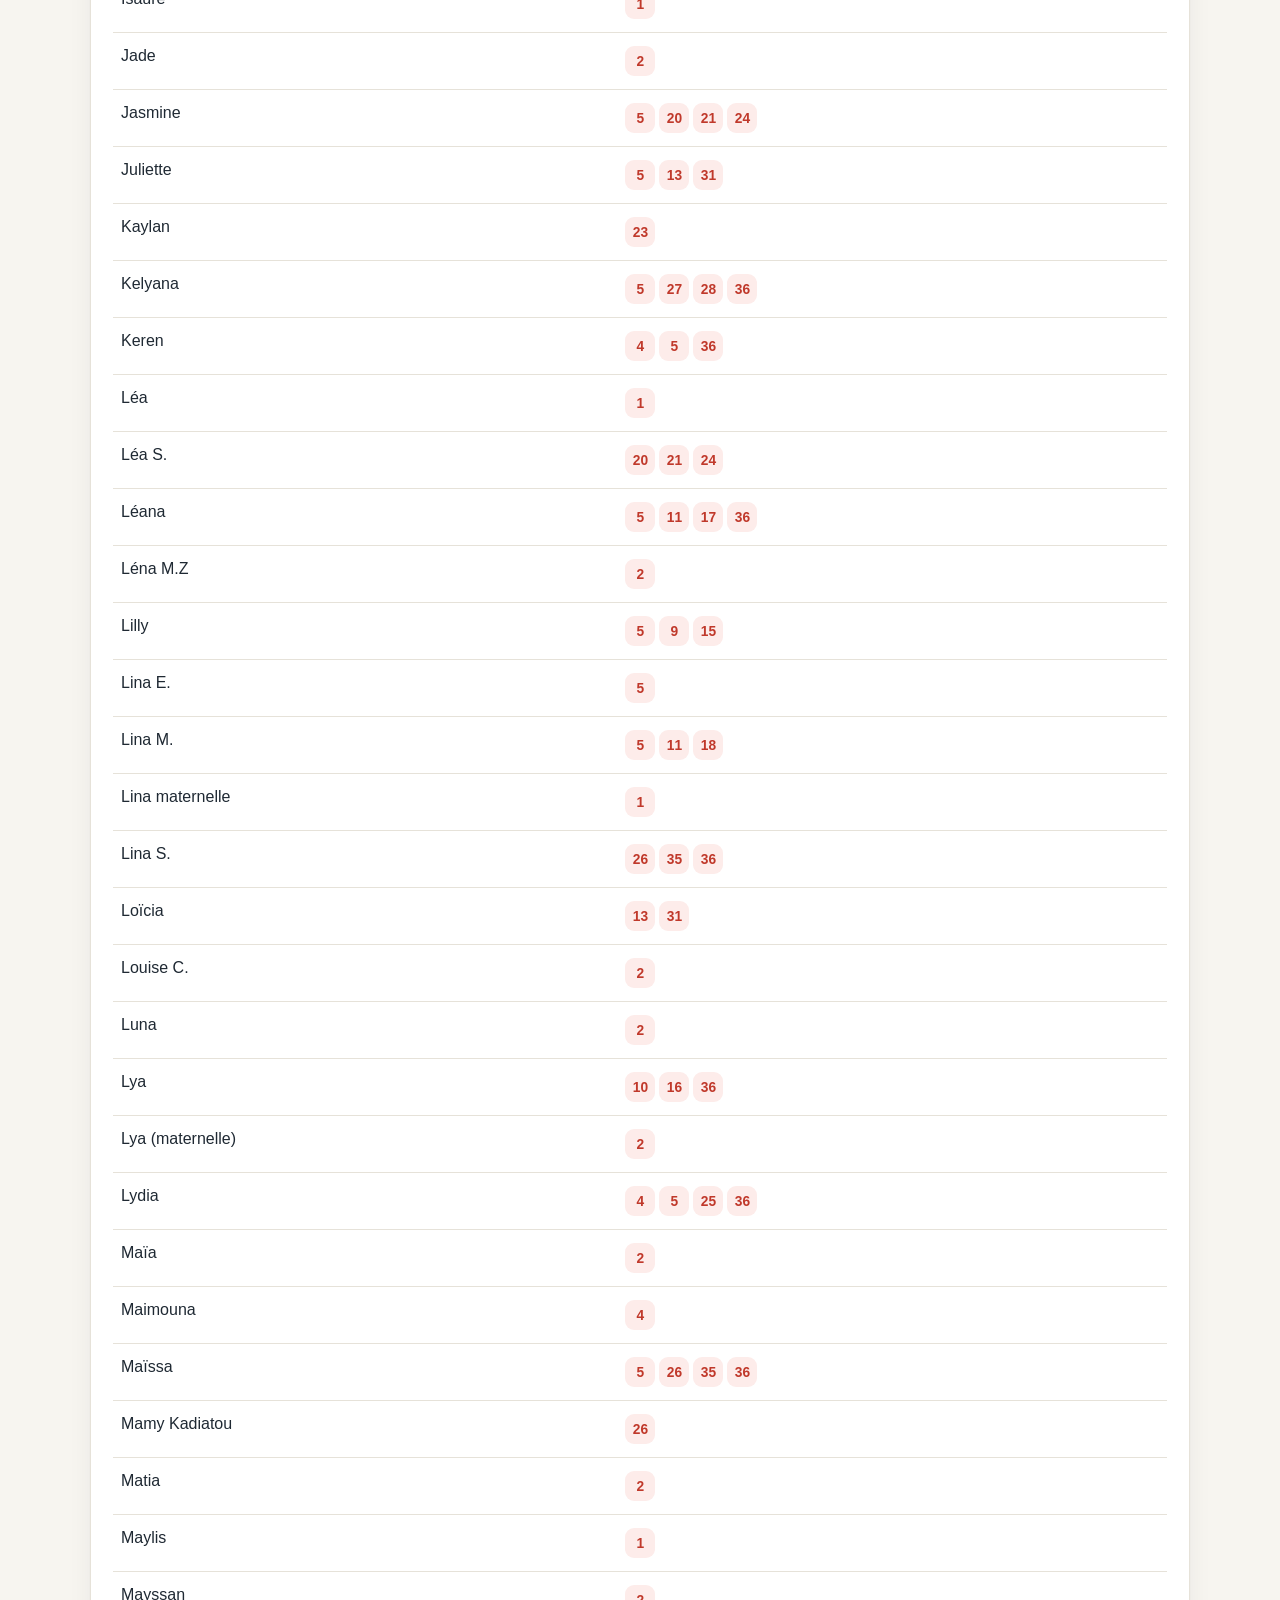
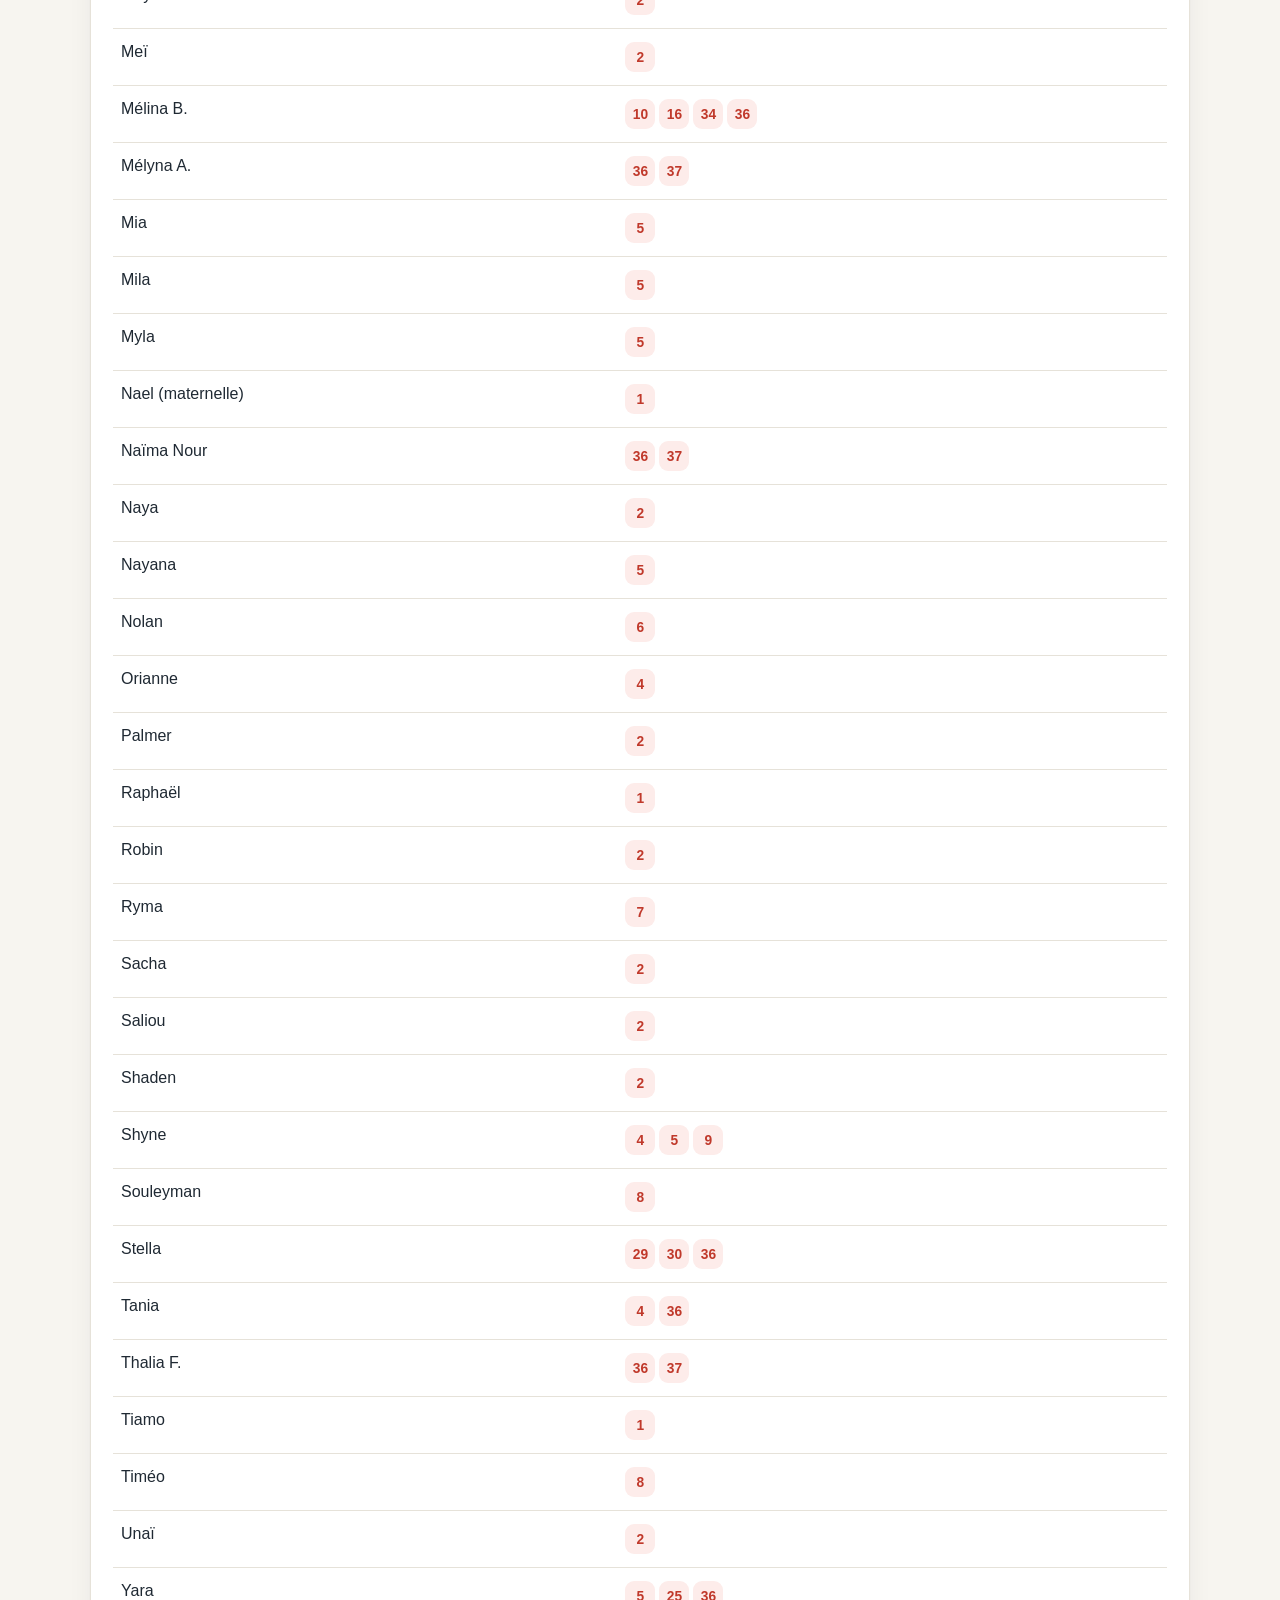
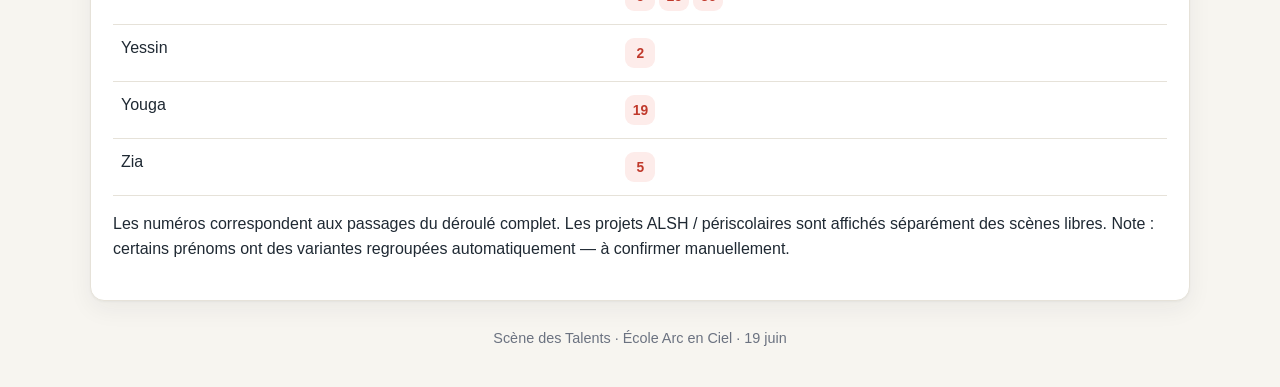
<file: stats.html>
<!DOCTYPE html>
<html lang="fr">
<head>
  <meta charset="UTF-8">
  <meta name="viewport" content="width=device-width, initial-scale=1.0">
  <title>Statistiques · Scène des Talents — École Arc en Ciel</title>
  <link rel="stylesheet" href="styles.css">
  <style>
    /* ---- KPI grid ---- */
    .kpi-grid {
      display: grid;
      grid-template-columns: repeat(auto-fit, minmax(150px, 1fr));
      gap: 14px;
      margin-bottom: 36px;
    }
    .kpi-card {
      background: var(--card);
      border: 1px solid var(--line);
      border-radius: 14px;
      padding: 24px 18px 18px;
      display: flex;
      flex-direction: column;
      gap: 6px;
      position: relative;
      overflow: hidden;
    }
    .kpi-card::before {
      content: attr(data-icon);
      position: absolute;
      top: 2px; right: 10px;
      font-size: 2.2rem;
      opacity: .13;
      pointer-events: none;
    }
    .kpi-card .kpi-num {
      font-size: 2.8rem;
      font-weight: 800;
      line-height: 1;
      color: var(--ink);
    }
    .kpi-card .kpi-label {
      font-size: .78rem;
      font-weight: 700;
      color: var(--muted);
      text-transform: uppercase;
      letter-spacing: .06em;
      line-height: 1.3;
    }
    .kpi-card.accent-blue  { border-top: 3px solid #6cb4f0; }
    .kpi-card.accent-green { border-top: 3px solid #5cba8c; }
    .kpi-card.accent-red   { border-top: 3px solid var(--accent); }
    .kpi-card.accent-yellow{ border-top: 3px solid #e6b84a; }
    .kpi-card.accent-purple{ border-top: 3px solid #a98ce6; }

    /* ---- Graphiques visuels ---- */
    .visual-grid {
      display: grid;
      grid-template-columns: repeat(auto-fit, minmax(260px, 1fr));
      gap: 18px;
      margin-bottom: 18px;
    }
    .chart-card {
      background: var(--card);
      border: 1px solid var(--line);
      border-radius: 14px;
      box-shadow: var(--shadow);
      padding: 20px;
      display: grid;
      gap: 16px;
    }
    .chart-title {
      margin: 0;
      color: var(--muted);
      text-transform: uppercase;
      letter-spacing: .12em;
      font-size: .76rem;
      font-weight: 900;
    }
    .pie-wrap {
      display: grid;
      grid-template-columns: minmax(130px, 170px) 1fr;
      align-items: center;
      gap: 18px;
    }
    .pie {
      aspect-ratio: 1;
      border-radius: 50%;
      background: conic-gradient(var(--pie));
      box-shadow: inset 0 0 0 1px rgba(31,41,51,.08);
      position: relative;
    }
    .pie::after {
      content: attr(data-total);
      position: absolute;
      inset: 27%;
      display: grid;
      place-items: center;
      border-radius: 50%;
      background: var(--card);
      color: var(--ink);
      font-size: 1.55rem;
      font-weight: 900;
      box-shadow: 0 0 0 1px rgba(31,41,51,.08);
    }
    .legend-list {
      display: grid;
      gap: 9px;
      margin: 0;
      padding: 0;
      list-style: none;
    }
    .legend-list li {
      display: grid;
      grid-template-columns: 12px 1fr auto;
      align-items: center;
      gap: 8px;
      color: var(--muted);
      font-size: .88rem;
      font-weight: 700;
    }
    .legend-dot {
      width: 12px;
      height: 12px;
      border-radius: 50%;
      background: var(--dot);
    }
    .legend-val {
      color: var(--ink);
      font-variant-numeric: tabular-nums;
      font-weight: 900;
    }

    /* ---- Barres ---- */
    .bars li { margin-bottom: 18px; }
    .bar-top { margin-bottom: 7px; font-size: .93rem; }
    .bar-top .name { font-weight: 700; }
    .bar-top .val { color: var(--ink); font-weight: 700; font-variant-numeric: tabular-nums; }
    .bar-top .pct { font-size: .8rem; font-weight: 600; color: var(--muted); margin-left: 5px; }
    .bar-track {
      height: 16px;
      border-radius: 999px;
      background: var(--bg);
      border: 1px solid var(--line);
      overflow: hidden;
    }
    .bar-fill {
      height: 100%;
      border-radius: 999px;
      width: 0;
      transition: width .9s cubic-bezier(.22,1,.36,1);
      display: flex;
      align-items: center;
      justify-content: flex-end;
      background: linear-gradient(90deg, var(--bar), color-mix(in srgb, var(--bar) 72%, white));
    }
    .bar-fill-label {
      font-size: .68rem;
      font-weight: 700;
      color: rgba(255,255,255,.9);
      padding-right: 7px;
      white-space: nowrap;
      opacity: 0;
      transition: opacity .4s .6s;
    }
    .bar-fill.loaded .bar-fill-label { opacity: 1; }

    /* ---- Section meta ---- */
    .section-meta {
      display: flex;
      align-items: center;
      justify-content: space-between;
      gap: 10px;
      margin-bottom: 16px;
      flex-wrap: wrap;
    }
    .sm-total {
      font-size: .82rem;
      color: var(--muted);
      background: var(--bg);
      border: 1px solid var(--line);
      border-radius: 999px;
      padding: 4px 12px;
      font-weight: 600;
    }

    /* ---- Tableau enfants ---- */
    .kid-table {
      width: 100%;
      border-collapse: collapse;
    }
    .kid-table th { font-size: .75rem; }
    .kid-table td { padding: 11px 8px; }
    .kid-table th,
    .kid-table td {
      border-bottom: 1px solid var(--line);
      text-align: left;
      vertical-align: top;
    }
    .kid-table th.c,
    .kid-table td.c { text-align: center; }
    .det-tag,
    .pill {
      display: inline-flex;
      align-items: center;
      border-radius: 999px;
      padding: 3px 8px;
      margin: 2px 4px 2px 0;
      background: var(--accent-soft);
      color: var(--accent);
      font-size: .76rem;
      font-weight: 850;
    }
    .det-tag.school {
      background: #fef3c7;
      color: #92400e;
    }
    .scene-num {
      display: inline-flex;
      align-items: center;
      justify-content: center;
      min-width: 30px;
      height: 30px;
      border-radius: 9px;
      margin: 2px 4px 2px 0;
      background: var(--accent-soft);
      color: var(--accent);
      font-size: .86rem;
      font-weight: 900;
      font-variant-numeric: tabular-nums;
    }
    .pill.ok {
      background: #e6f4ec;
      color: var(--green);
    }
    .pill.warn {
      background: var(--accent-soft);
      color: var(--accent);
    }
    @media (max-width: 700px) {
      .pie-wrap { grid-template-columns: 1fr; }
      .pie { width: min(220px, 76vw); justify-self: center; }
    }
  </style>
</head>
<body>
  <nav class="nav"><div class="nav-inner"><a class="brand" href="index.html"><span class="dot"><svg class="svg-icon" viewBox="0 0 24 24"><path d="M4 6h16v7a8 8 0 0 1-16 0V6Z"/><path d="M8 10h.01M16 10h.01M9 16c2 1.4 4 1.4 6 0"/><path d="M7 3v3M17 3v3"/></svg></span><span>Scène des Talents<small>École Arc en Ciel · 19 juin</small></span></a><button class="nav-toggle" id="navToggle" aria-label="Menu" aria-expanded="false"><svg viewBox="0 0 24 24" fill="none" stroke="currentColor" stroke-width="2" stroke-linecap="round"><line x1="3" y1="6" x2="21" y2="6"/><line x1="3" y1="12" x2="21" y2="12"/><line x1="3" y1="18" x2="21" y2="18"/></svg></button><ul class="nav-links" id="navLinks"><li><a href="index.html"><svg class="svg-icon" viewBox="0 0 24 24"><path d="M3 11l9-8 9 8"/><path d="M5 10v10h14V10"/><path d="M10 20v-6h4v6"/></svg>Accueil</a></li><li><a href="info-parents.html"><svg class="svg-icon" viewBox="0 0 24 24"><circle cx="12" cy="12" r="9"/><path d="M12 11v5"/><path d="M12 8h.01"/></svg>Informations parents</a></li><li><a href="enfants.html"><svg class="svg-icon" viewBox="0 0 24 24"><circle cx="12" cy="8" r="4"/><path d="M8 14h8l2 7H6l2-7Z"/></svg>Enfants</a></li><li><a href="orga.html"><svg class="svg-icon" viewBox="0 0 24 24"><rect x="3" y="4" width="18" height="18" rx="2"/><path d="M16 2v4M8 2v4M3 10h18"/></svg>Scènes</a></li><li><a href="repere-enfants.html"><svg class="svg-icon" viewBox="0 0 24 24"><circle cx="12" cy="12" r="9"/><path d="m15 9-2 5-5 2 2-5 5-2Z"/></svg>Repère Pour les enfants</a></li><li><a href="repetition.html"><svg class="svg-icon" viewBox="0 0 24 24"><path d="M4 4h16v16H4z"/><path d="m10 8 6 4-6 4V8Z"/></svg>Répétitions</a></li><li><a href="nico.html"><svg class="svg-icon" viewBox="0 0 24 24"><path d="M20 6 9 17l-5-5"/></svg>Nico</a></li><li><a href="stats.html" class="active"><svg class="svg-icon" viewBox="0 0 24 24"><path d="M4 19V5"/><path d="M4 19h16"/><rect x="7" y="11" width="3" height="5"/><rect x="12" y="8" width="3" height="8"/><rect x="17" y="4" width="3" height="12"/></svg>Statistiques</a></li></ul></div></nav>

  <div class="wrap">
    <header class="page-head">
      <p class="kicker">Vue d'ensemble</p>
      <h1>Statistiques</h1>
      <p class="meta">Chiffres calculés automatiquement à partir du listing</p>
    </header>

    <!-- KPIs -->
    <div class="kpi-grid" id="kpis"></div>

    <!-- Graphiques -->
    <div class="visual-grid" id="visualCharts"></div>

    <!-- Barres : passages par catégorie -->
    <p class="cat-title">Passages par catégorie</p>
    <section class="section">
      <div class="section-meta">
        <span class="sm-total" id="totalScenesLabel"></span>
      </div>
      <ul class="bars" id="barScenes"></ul>
    </section>

    <!-- Barres : enfants par catégorie -->
    <p class="cat-title">Enfants par catégorie</p>
    <section class="section">
      <div class="section-meta">
        <span class="sm-total" id="totalKidsLabel"></span>
      </div>
      <ul class="bars" id="barKids"></ul>
    </section>

    <!-- Tableau enfants -->
    <p class="cat-title">Nombre de scènes par enfant</p>
    <section class="section">
      <table class="kid-table">
        <thead><tr><th>Enfant</th><th>Numéros de scènes</th></tr></thead>
        <tbody id="kidRows"></tbody>
      </table>
      <p class="note" id="kidNote"></p>
    </section>

    <footer>Scène des Talents · École Arc en Ciel · 19 juin</footer>
  </div>

  <script src="data.js"></script>
  <script>
    // Menu responsive
    const toggle = document.getElementById('navToggle');
    const links  = document.getElementById('navLinks');
    toggle.addEventListener('click', () => {
      const open = links.classList.toggle('open');
      toggle.setAttribute('aria-expanded', open);
    });

    const esc = s => String(s).replace(/[&<>]/g, c => ({'&':'&amp;','<':'&lt;','>':'&gt;'}[c]));
    const S = computeStats();

    const totalPassages = S.totalScenes;
    const blockCount = S.categoryCount + 1;
    const estimatedDuration = "~2h20";
    const totalScenesHorsProjets = S.children.reduce((n, child) => n + child.count, 0);
    const averageScenesPerChild = S.childrenInFree ? (totalScenesHorsProjets / S.childrenInFree).toFixed(1).replace('.', ',') : '0';
    const palette = ["#2b6cb0", "#7c3aed", "#b7791f", "#be185d", "#2f855a", "#c53030", "#6b46c1", "#c05621", "#0f766e"];
    const categoryColor = name => ({
      "Projets périscolaires": "#0f766e",
      "Théâtre": "#2b6cb0",
      "Magie": "#7c3aed",
      "Chant": "#b7791f",
      "Chant / Danse": "#be185d",
      "Jonglage ballon de foot": "#2f855a",
      "Danse": "#c53030",
      "Gymnastique": "#6b46c1",
      "Roller": "#c05621"
    }[name] || palette[0]);
    const iconLabel = icon => ({
      school: "🏫",
      theatre: "🎭",
      magic: "🪄",
      mic: "🎤",
      football: "⚽",
      dance: "💃",
      gym: "🤸",
      roller: "🛼"
    }[icon] || icon);

    // ---- KPI cards ----
    const kpis = [
      { num: totalPassages,     label: "Passages au total", icon: "🎬", color: "accent-red"    },
      { num: averageScenesPerChild, label: "Moyenne par enfant", icon: "🎭", color: "accent-blue"   },
      { num: S.schoolCount,     label: "Projets ALSH",      icon: "🏫", color: "accent-green"  },
      { num: blockCount,        label: "Blocs",             icon: "🧩", color: "accent-yellow" },
      { num: S.uniqueChildren,  label: "Enfants impliqués", icon: "🎉", color: "accent-purple" },
      { num: estimatedDuration, label: "Durée estimée",     icon: "⏱️", color: "accent-blue"   },
    ];

    document.getElementById('kpis').innerHTML = kpis.map(k =>
      `<div class="kpi-card ${k.color}" data-icon="${k.icon}">
         <div class="kpi-num">${k.num}</div>
         <div class="kpi-label">${esc(k.label)}</div>
       </div>`
    ).join('');

    // ---- Camemberts ----
    const pieGradient = items => {
      const total = items.reduce((n, item) => n + item.value, 0);
      let start = 0;
      return items.map((item, i) => {
        const end = start + (total ? item.value / total * 100 : 0);
        const seg = `${item.color || palette[i % palette.length]} ${start.toFixed(2)}% ${end.toFixed(2)}%`;
        start = end;
        return seg;
      }).join(', ');
    };
    const chartCard = (title, items, totalLabel) => {
      const total = items.reduce((n, item) => n + item.value, 0);
      return `<section class="chart-card">
        <p class="chart-title">${esc(title)}</p>
        <div class="pie-wrap">
          <div class="pie" style="--pie:${pieGradient(items)}" data-total="${esc(totalLabel || total)}"></div>
          <ul class="legend-list">${items.map((item, i) => {
            const pct = total ? Math.round(item.value / total * 100) : 0;
            const color = item.color || palette[i % palette.length];
            return `<li style="--dot:${color}"><span class="legend-dot"></span><span>${esc(item.name)}</span><span class="legend-val">${item.value} · ${pct}%</span></li>`;
          }).join('')}</ul>
        </div>
      </section>`;
    };
    const sceneTypeItems = S.sceneTypeBreakdown.map(item => {
      const name = item.name === "Scènes libres" ? "Hors projets périscolaires" : item.name;
      return { ...item, name, color: categoryColor(name) };
    });
    const topCategoryItems = S.perPassageCategory.map(c => ({ name: c.name, value: c.scenes, color: categoryColor(c.name) }));
    document.getElementById('visualCharts').innerHTML =
      chartCard("Répartition des passages", sceneTypeItems, totalPassages) +
      chartCard("Passages par catégorie", topCategoryItems, totalPassages);

    // ---- Barres : passages par catégorie ----
    const totalScenes = S.totalScenes;
    const maxScenes = Math.max(...S.perPassageCategory.map(c => c.scenes));
    document.getElementById('totalScenesLabel').textContent =
      `Total : ${totalScenes} passage${totalScenes > 1 ? 's' : ''} dont ${S.schoolCount} projets ALSH`;
    document.getElementById('barScenes').innerHTML = S.perPassageCategory.map(c => {
      const pct = totalScenes ? Math.round(c.scenes / totalScenes * 100) : 0;
      const w   = maxScenes ? (c.scenes / maxScenes * 100).toFixed(1) : 0;
      return `<li>
        <div class="bar-top">
          <span class="name">${iconLabel(c.icon)} ${esc(c.name)}</span>
          <span class="val">${c.scenes}<span class="pct">${pct}%</span></span>
        </div>
        <div class="bar-track">
          <div class="bar-fill" style="--bar:${categoryColor(c.name)}" data-w="${w}"><span class="bar-fill-label">${pct}%</span></div>
        </div>
      </li>`;
    }).join('');

    // ---- Barres : enfants par catégorie ----
    const totalKidsInCats = S.perPassageCategory.reduce((n, c) => n + c.kids, 0);
    const maxKids = Math.max(...S.perPassageCategory.map(c => c.kids));
    document.getElementById('totalKidsLabel').textContent =
      `Total : ${S.uniqueChildren} enfant${S.uniqueChildren > 1 ? 's' : ''} uniques (${S.childrenInSchool} en ALSH, ${S.childrenInFree} hors projets périscolaires)`;
    document.getElementById('barKids').innerHTML = S.perPassageCategory.map(c => {
      const pct = totalKidsInCats ? Math.round(c.kids / totalKidsInCats * 100) : 0;
      const w   = maxKids ? (c.kids / maxKids * 100).toFixed(1) : 0;
      return `<li>
        <div class="bar-top">
          <span class="name">${iconLabel(c.icon)} ${esc(c.name)}</span>
          <span class="val">${c.kids}<span class="pct">${pct}%</span></span>
        </div>
        <div class="bar-track">
          <div class="bar-fill alt" style="--bar:${categoryColor(c.name)}" data-w="${w}"><span class="bar-fill-label">${pct}%</span></div>
        </div>
      </li>`;
    }).join('');

    // ---- Tableau enfants (tri alphabétique) ----
    const childSceneNums = new Map();
    computeSchedule().running.forEach(scene => {
      scene.kids.forEach(raw => {
        const key = normKey(canonical(raw));
        if (!childSceneNums.has(key)) childSceneNums.set(key, []);
        childSceneNums.get(key).push(scene.num);
      });
    });
    const kidsSorted = [...S.children].sort((a, b) =>
      a.display.localeCompare(b.display, 'fr', { sensitivity: 'base' }));
    document.getElementById('kidRows').innerHTML = kidsSorted.map(ch => {
      const nums = childSceneNums.get(normKey(canonical(ch.display))) || [];
      const sceneNums = nums.map(n => `<span class="scene-num">${n}</span>`).join('');
      return `<tr>
        <td>${esc(ch.display)}</td>
        <td>${sceneNums}</td>
      </tr>`;
    }).join('');

    document.getElementById('kidNote').textContent =
      'Les numéros correspondent aux passages du déroulé complet. Les projets ALSH / périscolaires sont affichés séparément des scènes libres. Note : certains prénoms ont des variantes regroupées automatiquement — à confirmer manuellement.';

    // ---- Animation des barres ----
    requestAnimationFrame(() => {
      document.querySelectorAll('.bar-fill').forEach(b => {
        b.style.width = b.dataset.w + '%';
        b.classList.add('loaded');
      });
    });
  </script>
</body>
</html>
</file>
<file: styles.css>
/* ============================================================
   Scène des Talents — feuille de style partagée
   ============================================================ */
:root {
  --bg: #f7f5f0;
  --card: #ffffff;
  --ink: #1f2933;
  --muted: #6b7280;
  --line: #e6e2d9;
  --accent: #c0392b;
  --accent-2: #e07a5f;
  --accent-soft: #fdecea;
  --gold: #b8860b;
  --gold-soft: #fdf6e3;
  --green: #2f855a;
  --shadow: 0 1px 2px rgba(31,41,51,.04), 0 8px 24px rgba(31,41,51,.06);
  --radius: 14px;
}
* { box-sizing: border-box; }
html { scroll-behavior: smooth; overflow-x: hidden; }
body { margin: 0; padding-top: 64px; width: 100%; max-width: 100%; overflow-x: hidden; font-family: -apple-system, BlinkMacSystemFont, "Segoe UI", Roboto, Helvetica, Arial, sans-serif; background: var(--bg); color: var(--ink); line-height: 1.55; }
a { color: inherit; }
img, video, iframe, canvas, svg { max-width: 100%; }
.fa-icon, .brand-icon { width: 1em; height: 1em; display: inline-block; vertical-align: -0.125em; fill: currentColor; flex-shrink: 0; }
.brand .dot .fa-icon { width: 17px; height: 17px; }
.nav-links .fa-icon { width: 15px; height: 15px; }
.svg-icon { width: 1.1em; height: 1.1em; display: inline-block; vertical-align: -.16em; flex-shrink: 0; stroke: currentColor; fill: none; stroke-width: 2; stroke-linecap: round; stroke-linejoin: round; }
.brand .svg-icon { width: 18px; height: 18px; }
.nav-links .svg-icon { width: 16px; height: 16px; }

/* ---------- Structure commune ---------- */
.wrap { width: min(1100px, calc(100% - 40px)); margin: 0 auto; padding: 28px 0 38px; }
.page-head { margin: 10px 0 24px; }
.kicker { margin: 0 0 6px; color: var(--accent); font-weight: 900; text-transform: uppercase; letter-spacing: .12em; font-size: .78rem; }
h1 { margin: 0; font-size: clamp(2rem, 7vw, 4rem); line-height: .95; letter-spacing: -.05em; }
.meta { margin: 12px 0 0; color: var(--muted); font-weight: 700; }
.section { position: relative; overflow: hidden; background: var(--card); border: 1px solid var(--line); border-radius: var(--radius); box-shadow: var(--shadow); padding: 22px; margin: 0 0 18px; }
.section-head { display: flex; align-items: flex-start; justify-content: space-between; gap: 14px; margin-bottom: 14px; }
.section-head h2 { display: flex; align-items: center; min-width: 0; margin: 0; font-size: 1.35rem; line-height: 1.15; }
.count, .badge { display: inline-flex; align-items: center; justify-content: center; border-radius: 999px; padding: 6px 10px; background: var(--accent-soft); color: var(--accent); font-size: .78rem; font-weight: 900; white-space: nowrap; }
.subtitle { margin: -4px 0 14px; color: var(--muted); font-weight: 650; }
.cat-title { margin: 26px 0 10px; color: var(--muted); text-transform: uppercase; letter-spacing: .12em; font-size: .78rem; font-weight: 900; }
.rule { background: var(--gold-soft); border: 1px solid #ecd9a6; border-left: 5px solid var(--gold); border-radius: 14px; padding: 16px 18px; margin: 0 0 24px; }
.names, .groups, .lang-list { margin: 0; padding: 0; list-style: none; }
.names { display: grid; grid-template-columns: repeat(auto-fit, minmax(190px, 1fr)); gap: 8px; }
.names li, .groups li, .lang-list li { background: rgba(255,255,255,.72); border: 1px solid rgba(31,41,51,.08); border-radius: 12px; padding: 10px 12px; }
.names .num { display: inline-flex; align-items: center; justify-content: center; min-width: 26px; height: 26px; margin-right: 8px; border-radius: 8px; background: var(--accent-soft); color: var(--accent); font-size: .8rem; font-weight: 900; }
.groups { display: grid; gap: 10px; }
.groups li { display: grid; gap: 4px; background: rgba(255,255,255,.86); }
.who { font-weight: 900; }
.scene { color: var(--muted); font-weight: 700; }
.lang-list { display: grid; gap: 10px; }
.lang-head { font-weight: 900; }
.lang-kids { margin-top: 5px; color: var(--muted); font-weight: 650; }
.layout-hero { min-height: 260px; display: flex; align-items: flex-end; background-size: cover; background-position: center; color: #fff; }
.layout-hero .hero-content { width: 100%; }
.layout-hero .groups li { background: rgba(255,255,255,.92); color: var(--ink); }
footer { margin: 26px 0 0; color: var(--muted); text-align: center; font-size: .9rem; }

/* ---------- Barre de navigation ---------- */
.nav { position: fixed; top: 0; left: 0; right: 0; z-index: 50; background: rgba(247,245,240,.92); backdrop-filter: saturate(180%) blur(12px); border-bottom: 1px solid var(--line); }
.nav-inner { padding: 10px 24px; display: flex; align-items: center; justify-content: space-between; gap: 16px; }
.brand { min-width: 0; display: flex; align-items: center; gap: 10px; font-weight: 800; text-decoration: none; letter-spacing: -.01em; }
.brand span:last-child { min-width: 0; }
.brand .dot { width: 30px; height: 30px; display: grid; place-items: center; border-radius: 9px; background: linear-gradient(135deg, var(--accent), var(--accent-2)); color: #fff; font-size: 1rem; box-shadow: var(--shadow); flex: 0 0 auto; }
.brand small { display: block; font-weight: 600; font-size: .68rem; letter-spacing: .12em; text-transform: uppercase; color: var(--muted); }
.nav-links { display: flex; align-items: center; gap: 6px; list-style: none; margin: 0; padding: 0; }
.nav-links li:has(a[href="parents.html"]) { display: none; }
.nav-links a { display: inline-flex; align-items: center; gap: 6px; text-decoration: none; font-weight: 600; font-size: .95rem; color: var(--ink); padding: 8px 14px; border-radius: 999px; white-space: nowrap; transition: background .15s, color .15s; }
.nav-links a:hover { background: var(--accent-soft); color: var(--accent); }
.nav-links a.active { background: var(--accent); color: #fff; }
.nav-toggle { display: none; background: none; border: 1px solid var(--line); border-radius: 10px; width: 42px; height: 42px; cursor: pointer; align-items: center; justify-content: center; color: var(--ink); flex: 0 0 auto; }
.nav-toggle svg { width: 22px; height: 22px; }

@media (max-width: 860px) {
  .nav-toggle { display: inline-flex; }
  .nav-inner { padding-inline: 14px; }
  .nav-links { position: absolute; top: 100%; left: 0; right: 0; width: 100%; max-height: calc(100vh - 64px); overflow-y: auto; flex-direction: column; align-items: stretch; gap: 6px; padding: 12px 16px 20px; background: rgba(247,245,240,.98); border-bottom: 1px solid var(--line); box-shadow: var(--shadow); transform: translateY(-8px); opacity: 0; pointer-events: none; transition: opacity .18s, transform .18s; -webkit-overflow-scrolling: touch; }
  .nav-links.open { opacity: 1; transform: translateY(0); pointer-events: auto; }
  .nav-links li { width: 100%; }
  .nav-links a { display: flex; align-items: center; gap: 8px; width: 100%; padding: 13px 16px; border-radius: 10px; line-height: 1.35; text-align: left; white-space: normal; }
}

@media (max-width: 700px) {
  .wrap { width: 100%; padding: 22px 14px 34px; }
  .section { padding: 18px 14px; border-radius: 16px; }
  .section-head { flex-direction: column; align-items: stretch; gap: 10px; }
  .section-head h2 { font-size: 1.18rem; overflow-wrap: anywhere; }
  .count { align-self: flex-start; }
  .names { grid-template-columns: 1fr; }
  .layout-hero { min-height: 230px; }
  .brand { font-size: .95rem; }
  .brand small { font-size: .58rem; letter-spacing: .08em; }
}
</file>
